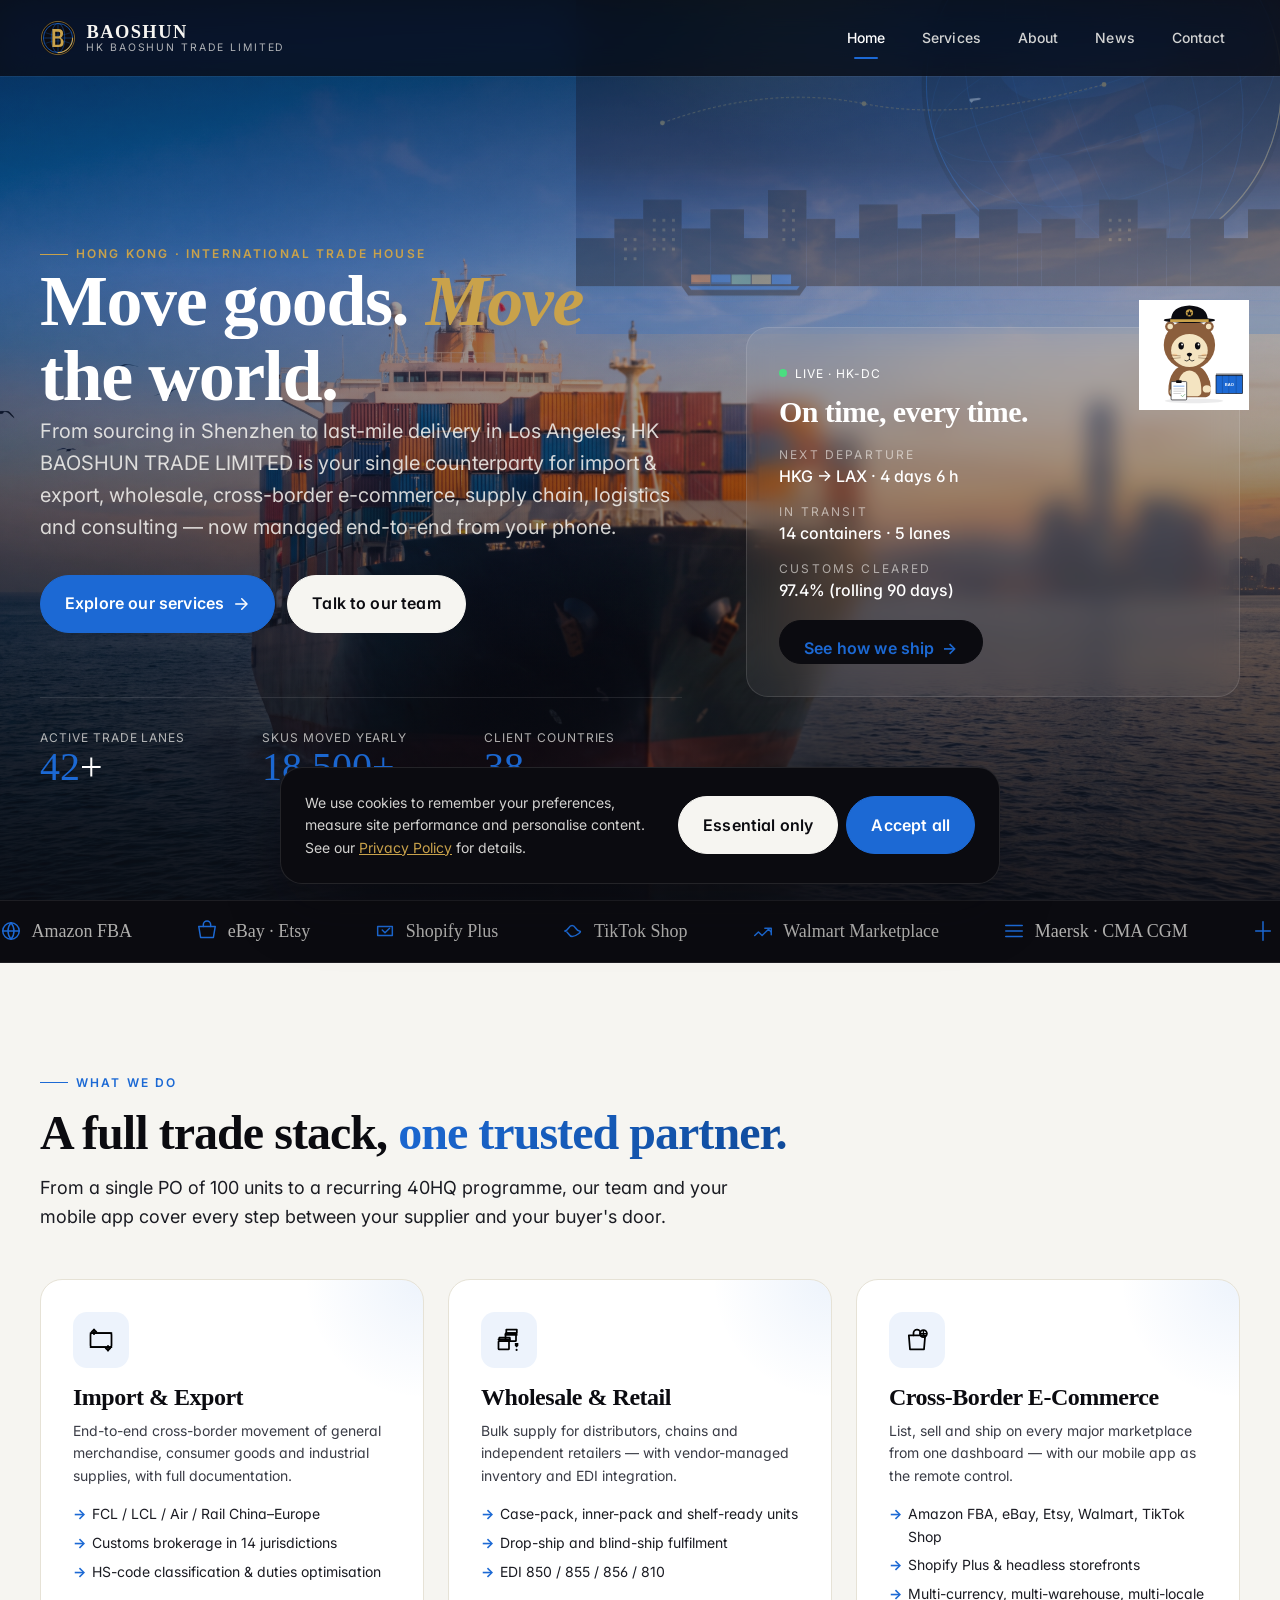
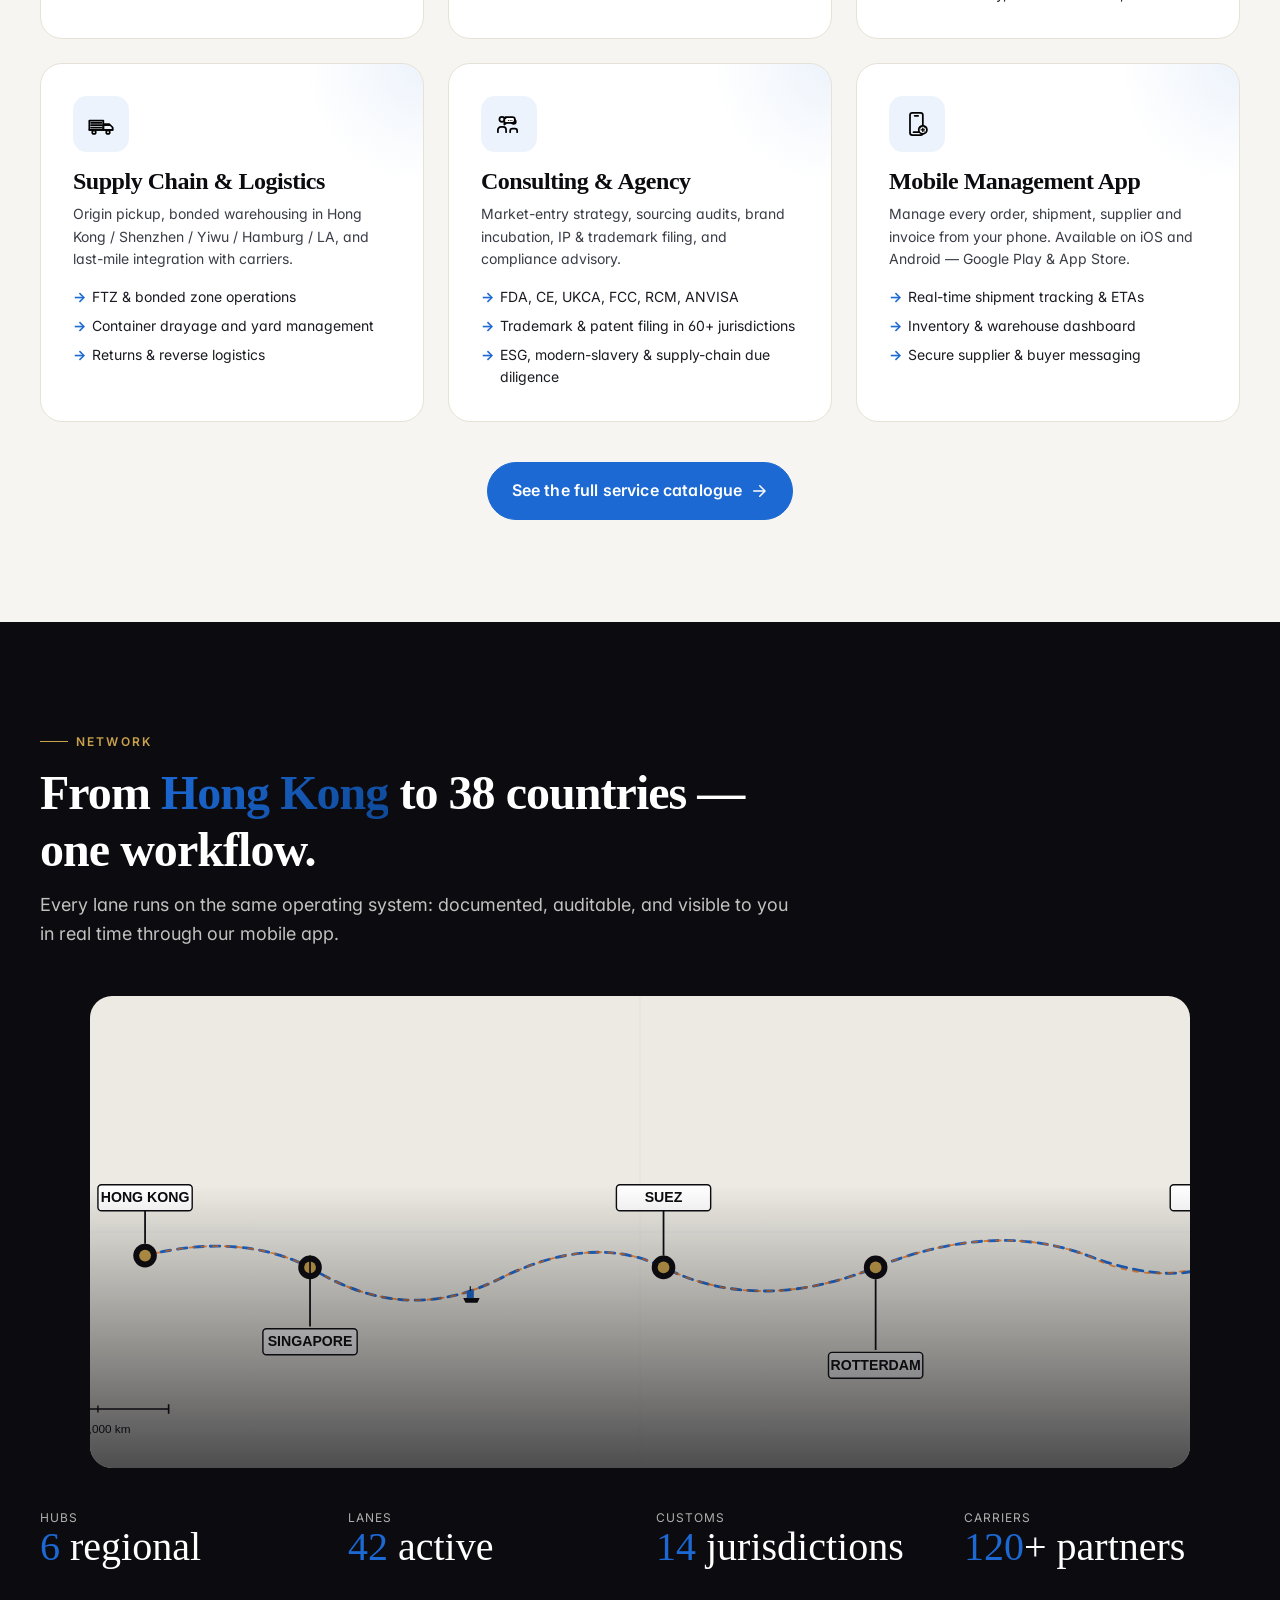
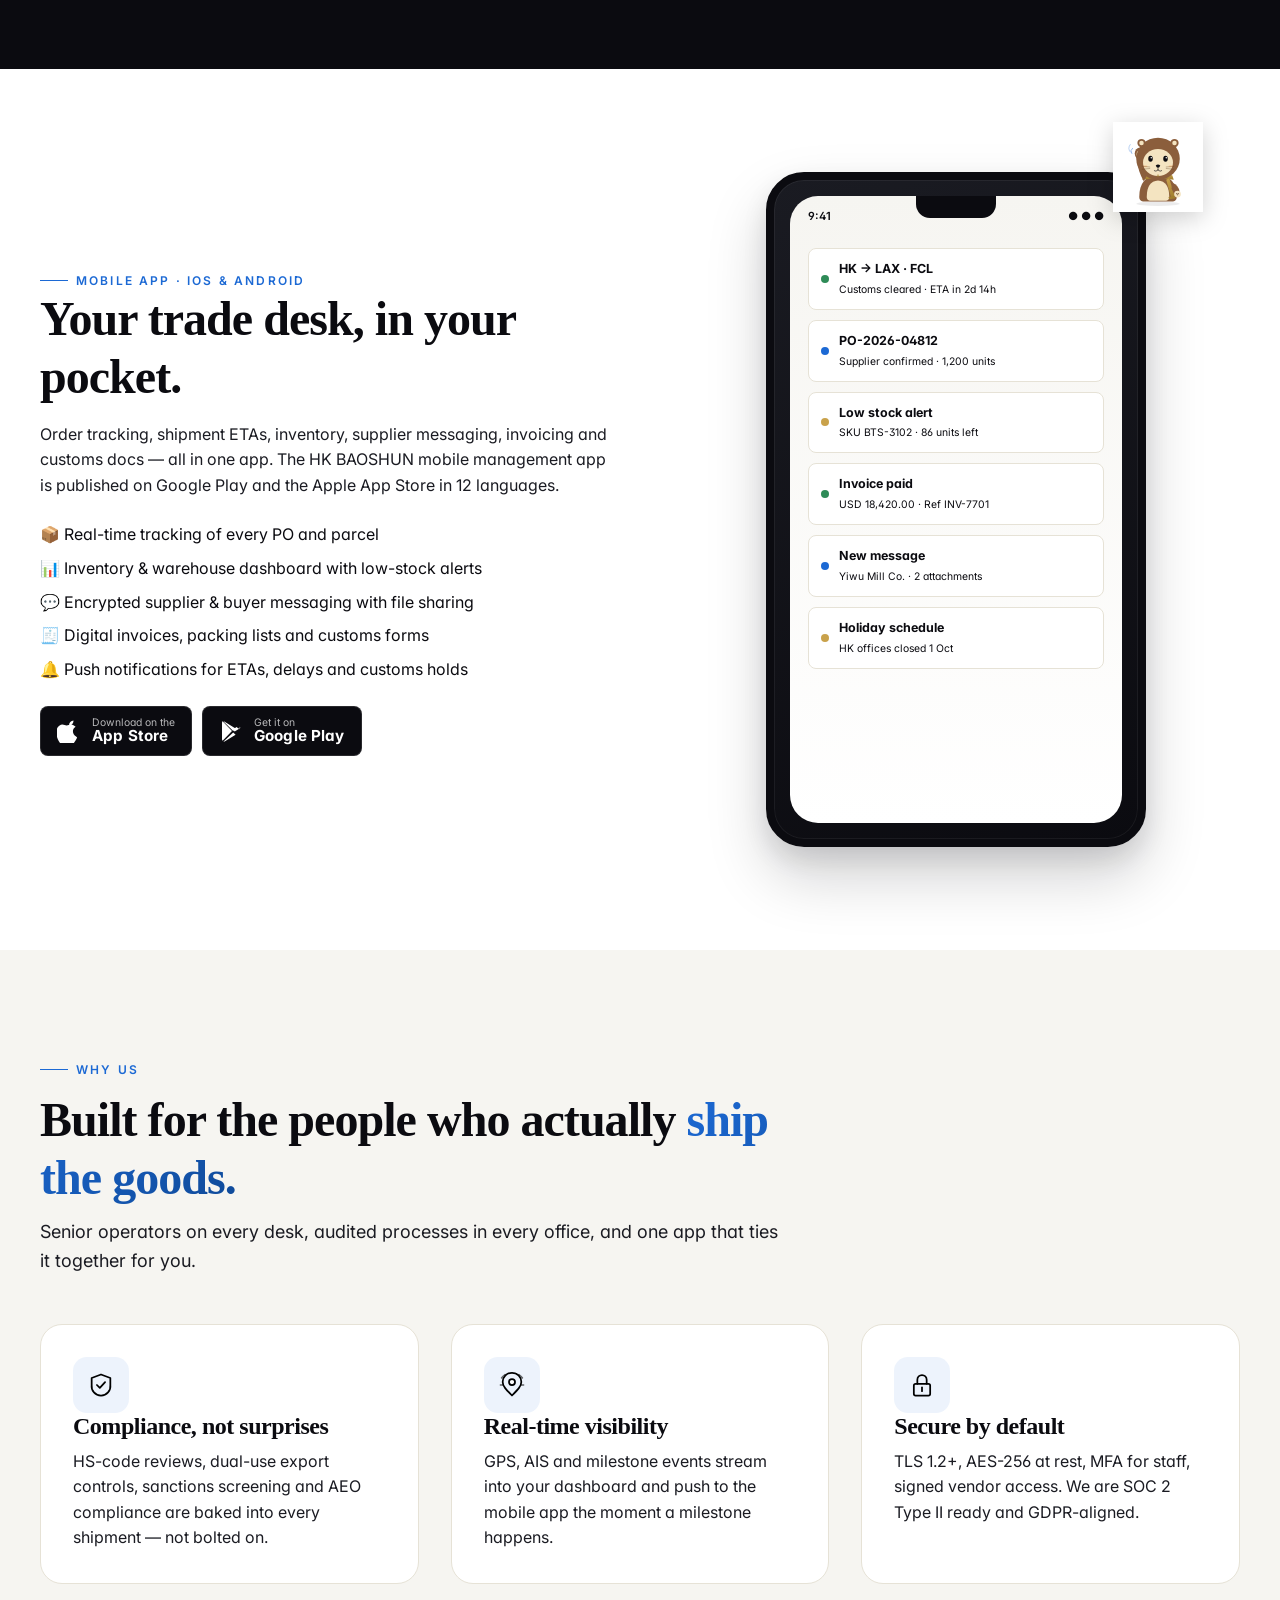
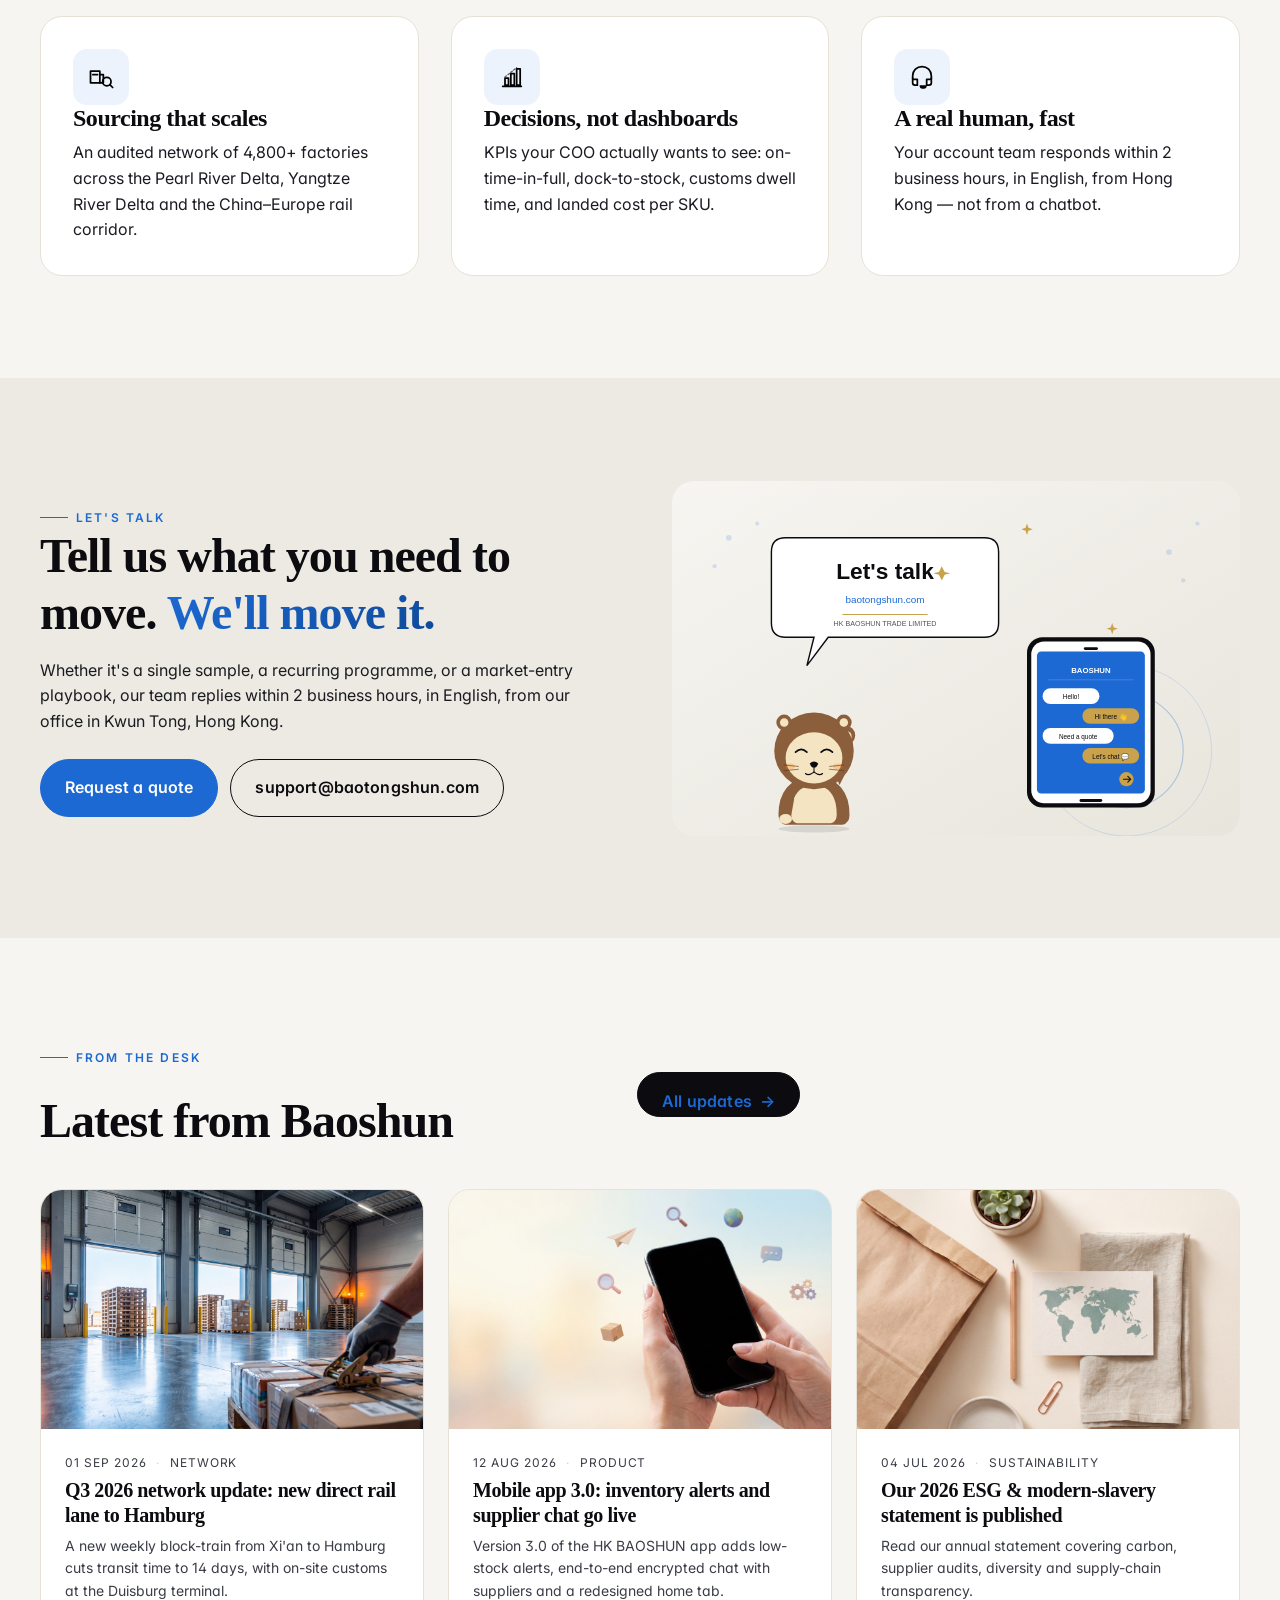
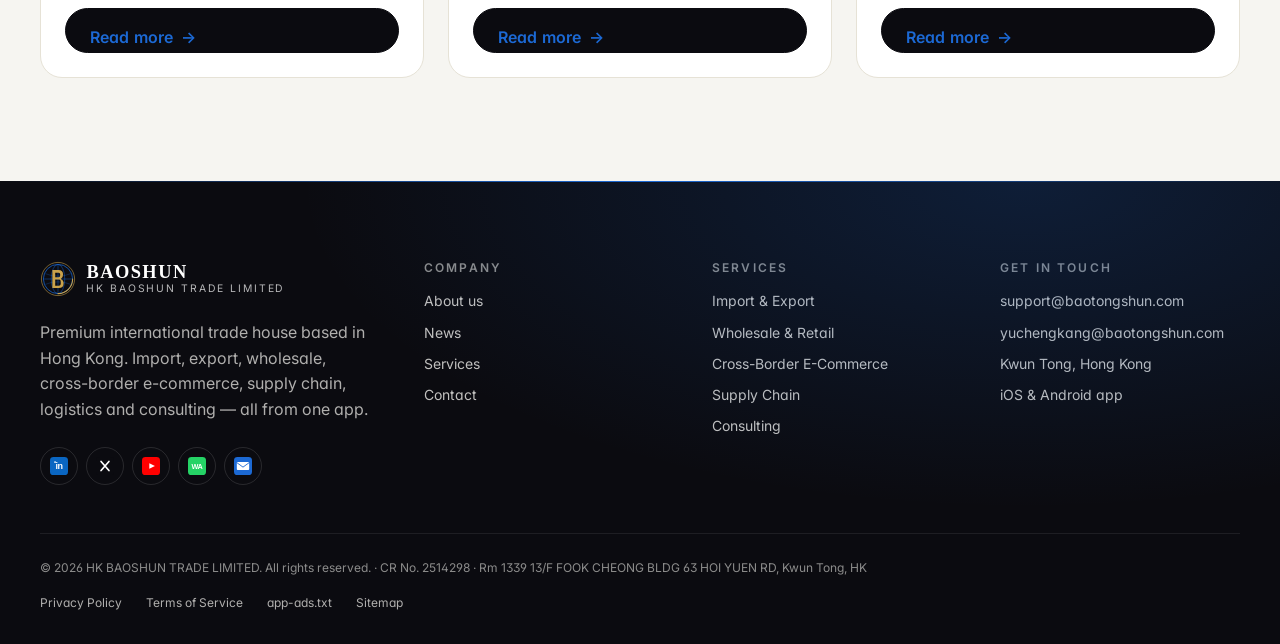
<file: index.html>
<!doctype html>
<html lang="en">
<head>
<meta charset="utf-8">
<meta name="viewport" content="width=device-width, initial-scale=1, viewport-fit=cover">
<title>HK BAOSHUN TRADE LIMITED — Global Import, Export, Cross-Border Commerce</title>
<meta name="description" content="Premier Hong Kong trade house for import, export, wholesale, cross-border e-commerce, supply chain, logistics and consulting. With an iOS and Android management app.">
<meta name="theme-color" content="#0B0B10">
<meta name="color-scheme" content="light dark">
<meta name="robots" content="index,follow,max-image-preview:large,max-snippet:-1">
<meta name="author" content="HK BAOSHUN TRADE LIMITED">
<meta name="keywords" content="import export, wholesale, cross-border e-commerce, supply chain, logistics, business consulting, Hong Kong trade, baotongshun, baoshun, mobile management app, Amazon FBA, eBay, Etsy, Shopify, TikTok Shop">
<link rel="canonical" href="https://baotongshun.com/">
<link rel="alternate" hreflang="en" href="https://baotongshun.com/">
<link rel="alternate" hreflang="x-default" href="https://baotongshun.com/">

<!-- Open Graph -->
<meta property="og:type" content="website">
<meta property="og:site_name" content="HK BAOSHUN TRADE LIMITED">
<meta property="og:title" content="HK BAOSHUN TRADE LIMITED — Global Import, Export, Cross-Border Commerce">
<meta property="og:description" content="Premium international trade house from Hong Kong: import &amp; export, wholesale, cross-border e-commerce, supply chain, logistics and consulting, with a mobile management app on iOS &amp; Android.">
<meta property="og:url" content="https://baotongshun.com/">
<meta property="og:image" content="https://baotongshun.com/images/png/og-default.png">
<meta property="og:image:width" content="1200">
<meta property="og:image:height" content="630">
<meta property="og:locale" content="en_US">

<!-- Twitter -->
<meta name="twitter:card" content="summary_large_image">
<meta name="twitter:title" content="HK BAOSHUN TRADE LIMITED — Global Trade &amp; Cross-Border Commerce">
<meta name="twitter:description" content="Import, export, wholesale, cross-border e-commerce, supply chain, logistics and consulting — powered by a mobile app on iOS &amp; Android.">
<meta name="twitter:image" content="https://baotongshun.com/images/png/og-default.png">

<!-- Icons -->
<link rel="icon" type="image/svg+xml" href="/images/svg/favicon.svg">
<link rel="apple-touch-icon" href="/images/svg/apple-touch-icon.svg">
<link rel="mask-icon" href="/images/svg/logo-mark.svg" color="#1C69D4">

<!-- Performance -->
<link rel="preconnect" href="https://fonts.googleapis.com" crossorigin>
<link rel="preconnect" href="https://fonts.gstatic.com" crossorigin>
<link rel="dns-prefetch" href="//fonts.googleapis.com">
<link rel="stylesheet" href="https://fonts.googleapis.com/css2?family=Inter:wght@400;500;600;700&display=swap" media="print" onload="this.media='all'">
<noscript><link rel="stylesheet" href="https://fonts.googleapis.com/css2?family=Inter:wght@400;500;600;700&display=swap"></noscript>

<!-- Stylesheet (load order matters) -->
<link rel="stylesheet" href="/css/reset.css">
<link rel="stylesheet" href="/css/tokens.css">
<link rel="stylesheet" href="/css/base.css">
<link rel="stylesheet" href="/css/components.css">
<link rel="stylesheet" href="/css/animations.css">
<link rel="stylesheet" href="/css/pages.css">

<!-- Structured Data -->
<script type="application/ld+json">
{
  "@context": "https://schema.org",
  "@graph": [
    {
      "@type": "Organization",
      "@id": "https://baotongshun.com/#organization",
      "name": "HK BAOSHUN TRADE LIMITED",
      "alternateName": "Baotongshun",
      "url": "https://baotongshun.com/",
      "logo": "https://baotongshun.com/images/svg/logo.svg",
      "description": "Hong Kong-based international trade house providing import & export, wholesale, cross-border e-commerce, supply chain, logistics and business consulting services, with a mobile management app on iOS and Android.",
      "foundingDate": "2017",
      "address": {
        "@type": "PostalAddress",
        "streetAddress": "Rm 1339 13/F FOOK CHEONG BLDG 63 HOI YUEN RD",
        "addressLocality": "Kwun Tong",
        "addressRegion": "Kowloon",
        "addressCountry": "HK"
      },
      "contactPoint": [
        { "@type": "ContactPoint", "contactType": "customer support", "email": "support@baotongshun.com", "availableLanguage": ["English"] },
        { "@type": "ContactPoint", "contactType": "sales", "email": "yuchengkang@baotongshun.com", "availableLanguage": ["English"] }
      ],
      "sameAs": []
    },
    {
      "@type": "WebSite",
      "@id": "https://baotongshun.com/#website",
      "url": "https://baotongshun.com/",
      "name": "HK BAOSHUN TRADE LIMITED",
      "inLanguage": "en",
      "publisher": { "@id": "https://baotongshun.com/#organization" },
      "potentialAction": {
        "@type": "SearchAction",
        "target": "https://baotongshun.com/?s={search_term_string}",
        "query-input": "required name=search_term_string"
      }
    },
    {
      "@type": "WebPage",
      "@id": "https://baotongshun.com/#webpage",
      "url": "https://baotongshun.com/",
      "name": "HK BAOSHUN TRADE LIMITED — Global Import, Export, Cross-Border Commerce",
      "isPartOf": { "@id": "https://baotongshun.com/#website" },
      "about": { "@id": "https://baotongshun.com/#organization" },
      "inLanguage": "en"
    },
    {
      "@type": "Service",
      "serviceType": "International Trade & Cross-Border Commerce",
      "provider": { "@id": "https://baotongshun.com/#organization" },
      "areaServed": ["US","CA","GB","DE","FR","NL","ES","IT","AU","NZ","SG","JP","KR","AE","BR"],
      "hasOfferCatalog": { "@id": "https://baotongshun.com/#offerCatalog" }
    },
    {
      "@type": "OfferCatalog",
      "@id": "https://baotongshun.com/#offerCatalog",
      "name": "Trade Services",
      "itemListElement": [
        { "@type": "OfferCatalog", "name": "Import & Export" },
        { "@type": "OfferCatalog", "name": "Wholesale & Retail" },
        { "@type": "OfferCatalog", "name": "Cross-Border E-Commerce" },
        { "@type": "OfferCatalog", "name": "Supply Chain & Logistics" },
        { "@type": "OfferCatalog", "name": "Business Consulting & Agency" },
        { "@type": "OfferCatalog", "name": "Mobile Management App (iOS & Android)" }
      ]
    }
  ]
}
</script>
</head>
<body>

<a class="skip-link" href="#main">Skip to main content</a>

<header class="site-header is-dark" role="banner">
  <div class="header-inner">
    <a class="brand" href="/" aria-label="HK BAOSHUN TRADE LIMITED — home">
      <img class="brand-mark" src="/images/svg/logo-mark.svg" alt="" width="36" height="36" loading="eager" decoding="async">
      <span class="brand-text">
        <span class="brand-name">BAOSHUN</span>
        <span class="brand-sub">HK BAOSHUN TRADE LIMITED</span>
      </span>
    </a>
    <nav class="site-nav" aria-label="Primary">
      <a href="/" aria-current="page">Home</a>
      <a href="/services.html">Services</a>
      <a href="/about.html">About</a>
      <a href="/news.html">News</a>
      <a href="/contact.html">Contact</a>
    </nav>
    <button class="nav-toggle" type="button" aria-label="Open navigation" aria-expanded="false">
      <svg viewBox="0 0 24 24" fill="none" stroke="currentColor" stroke-width="2" stroke-linecap="round" stroke-linejoin="round" aria-hidden="true"><line x1="4" y1="7" x2="20" y2="7"/><line x1="4" y1="12" x2="20" y2="12"/><line x1="4" y1="17" x2="20" y2="17"/></svg>
    </button>
  </div>
</header>

<main id="main">

<!-- ============================== HERO ============================== -->
<section class="hero" aria-labelledby="hero-title">
  <div class="hero-media" aria-hidden="true">
    <img src="/images/png/hero-home.png" alt="Container ship at sunset approaching Hong Kong harbour" width="2400" height="1350" loading="eager" decoding="async" fetchpriority="high">
  </div>
  <img class="hero-illust" src="/images/svg/hero-illustration.svg" alt="" aria-hidden="true" data-parallax="0.18" width="1600" height="900">
  <div class="hero-inner">
    <div>
      <span class="eyebrow hero-eyebrow fade-in">Hong Kong · International Trade House</span>
      <h1 id="hero-title" class="split-text fade-in delay-1">
        <span class="word"><span>Move</span></span>
        <span class="word"><span>goods.</span></span>
        <span class="word"><span><em>Move</em></span></span>
        <span class="word"><span>the</span></span>
        <span class="word"><span>world.</span></span>
      </h1>
      <p class="lead fade-in delay-2">From sourcing in Shenzhen to last-mile delivery in Los Angeles, HK BAOSHUN TRADE LIMITED is your single counterparty for import &amp; export, wholesale, cross-border e-commerce, supply chain, logistics and consulting — now managed end-to-end from your phone.</p>
      <div class="hero-ctas fade-in delay-3">
        <a class="btn btn-primary magnetic" href="/services.html">
          Explore our services
          <svg viewBox="0 0 24 24" fill="none" stroke="currentColor" stroke-width="2" stroke-linecap="round" stroke-linejoin="round" aria-hidden="true"><path d="M5 12h14"/><path d="m13 5 7 7-7 7"/></svg>
        </a>
        <a class="btn btn-ghost btn-light magnetic" href="/contact.html">Talk to our team</a>
      </div>
      <dl class="hero-stats fade-in delay-4">
        <div>
          <dt class="hero-stat-lbl">Active trade lanes</dt>
          <dd class="hero-stat-num"><span class="counter" data-counter="42">0</span>+</dd>
        </div>
        <div>
          <dt class="hero-stat-lbl">SKUs moved yearly</dt>
          <dd class="hero-stat-num"><span class="counter" data-counter="18500" data-suffix="+">0</span></dd>
        </div>
        <div>
          <dt class="hero-stat-lbl">Client countries</dt>
          <dd class="hero-stat-num"><span class="counter" data-counter="38">0</span></dd>
        </div>
      </dl>
    </div>

    <aside class="hero-card fade-in delay-3" aria-label="Live shipment snapshot">
      <img class="mascot bob" src="/images/svg/mascot-bao-shipping.svg" alt="Bao the otter mascot in a captain's hat" width="110" height="110" loading="lazy" decoding="async">
      <div class="flex-between">
        <span class="live-dot">Live · HK-DC</span>
        <span class="tag tag-gold">FCL</span>
      </div>
      <h3 style="margin-top:0.5rem;">On time, every time.</h3>
      <dl>
        <div><dt>Next departure</dt><dd>HKG → LAX · 4 days 6 h</dd></div>
        <div><dt>In transit</dt><dd>14 containers · 5 lanes</dd></div>
        <div><dt>Customs cleared</dt><dd>97.4% (rolling 90 days)</dd></div>
      </dl>
      <a class="btn btn-link" href="/services.html" style="margin-top:1rem;">See how we ship <span class="arrow" aria-hidden="true">→</span></a>
    </aside>
  </div>
  <div class="scroll-cue" role="button" tabindex="0" aria-label="Scroll to next section"></div>
</section>

<!-- ============================== MARQUEE ============================== -->
<section class="marquee" aria-label="Trusted by global brands" role="region">
  <div class="marquee-track" aria-hidden="true">
    <span class="marquee-item"><svg viewBox="0 0 24 24" fill="none" stroke="currentColor" stroke-width="1.6" stroke-linecap="round" stroke-linejoin="round"><circle cx="12" cy="12" r="9"/><path d="M3 12h18M12 3a14 14 0 0 1 0 18M12 3a14 14 0 0 0 0 18"/></svg>Amazon FBA</span>
    <span class="marquee-item"><svg viewBox="0 0 24 24" fill="none" stroke="currentColor" stroke-width="1.6" stroke-linecap="round" stroke-linejoin="round"><path d="M3 7h18l-2 12H5L3 7Z"/><path d="M8 7V5a4 4 0 0 1 8 0v2"/></svg>eBay · Etsy</span>
    <span class="marquee-item"><svg viewBox="0 0 24 24" fill="none" stroke="currentColor" stroke-width="1.6" stroke-linecap="round" stroke-linejoin="round"><path d="M4 7h16v10H4z"/><path d="m9 11 3 3 5-5"/></svg>Shopify Plus</span>
    <span class="marquee-item"><svg viewBox="0 0 24 24" fill="none" stroke="currentColor" stroke-width="1.6" stroke-linecap="round" stroke-linejoin="round"><path d="M3 12c4 0 4-6 8-6s4 6 8 6-4 6-8 6-4-6-8-6Z"/></svg>TikTok Shop</span>
    <span class="marquee-item"><svg viewBox="0 0 24 24" fill="none" stroke="currentColor" stroke-width="1.6" stroke-linecap="round" stroke-linejoin="round"><path d="m3 17 4-4 4 4 7-7 3 3"/><path d="M14 9h7v7"/></svg>Walmart Marketplace</span>
    <span class="marquee-item"><svg viewBox="0 0 24 24" fill="none" stroke="currentColor" stroke-width="1.6" stroke-linecap="round" stroke-linejoin="round"><path d="M3 12h18M3 6h18M3 18h18"/></svg>Maersk · CMA CGM</span>
    <span class="marquee-item"><svg viewBox="0 0 24 24" fill="none" stroke="currentColor" stroke-width="1.6" stroke-linecap="round" stroke-linejoin="round"><path d="M12 2v20M4 12h16"/></svg>HK → 38 countries</span>
    <span class="marquee-item"><svg viewBox="0 0 24 24" fill="none" stroke="currentColor" stroke-width="1.6" stroke-linecap="round" stroke-linejoin="round"><circle cx="12" cy="12" r="9"/><path d="m9 12 2 2 4-4"/></svg>ISO 9001 · AEO</span>
    <span class="marquee-item"><svg viewBox="0 0 24 24" fill="none" stroke="currentColor" stroke-width="1.6" stroke-linecap="round" stroke-linejoin="round"><path d="M6 3v18M18 3v18M3 8h18M3 16h18"/></svg>Container 20GP / 40HQ</span>
    <span class="marquee-item"><svg viewBox="0 0 24 24" fill="none" stroke="currentColor" stroke-width="1.6" stroke-linecap="round" stroke-linejoin="round"><path d="M5 8h14v8H5z"/><path d="M9 8V6h6v2"/></svg>Air Freight</span>
  </div>
</section>

<!-- ============================== SERVICES ============================== -->
<section class="section" aria-labelledby="services-title">
  <div class="container">
    <header class="section-head reveal">
      <span class="eyebrow">What we do</span>
      <h2 id="services-title">A full trade stack, <span class="text-grad">one trusted partner.</span></h2>
      <p>From a single PO of 100 units to a recurring 40HQ programme, our team and your mobile app cover every step between your supplier and your buyer's door.</p>
    </header>

    <div class="svc-grid reveal-stagger">
      <article class="svc-card">
        <span class="icon-bubble"><img src="/images/svg/icon-import-export.svg" alt="" width="28" height="28" loading="lazy" decoding="async"></span>
        <h3>Import &amp; Export</h3>
        <p>End-to-end cross-border movement of general merchandise, consumer goods and industrial supplies, with full documentation.</p>
        <ul>
          <li>FCL / LCL / Air / Rail China–Europe</li>
          <li>Customs brokerage in 14 jurisdictions</li>
          <li>HS-code classification &amp; duties optimisation</li>
        </ul>
      </article>
      <article class="svc-card">
        <span class="icon-bubble"><img src="/images/svg/icon-wholesale.svg" alt="" width="28" height="28" loading="lazy" decoding="async"></span>
        <h3>Wholesale &amp; Retail</h3>
        <p>Bulk supply for distributors, chains and independent retailers — with vendor-managed inventory and EDI integration.</p>
        <ul>
          <li>Case-pack, inner-pack and shelf-ready units</li>
          <li>Drop-ship and blind-ship fulfilment</li>
          <li>EDI 850 / 855 / 856 / 810</li>
        </ul>
      </article>
      <article class="svc-card">
        <span class="icon-bubble"><img src="/images/svg/icon-ecommerce.svg" alt="" width="28" height="28" loading="lazy" decoding="async"></span>
        <h3>Cross-Border E-Commerce</h3>
        <p>List, sell and ship on every major marketplace from one dashboard — with our mobile app as the remote control.</p>
        <ul>
          <li>Amazon FBA, eBay, Etsy, Walmart, TikTok Shop</li>
          <li>Shopify Plus &amp; headless storefronts</li>
          <li>Multi-currency, multi-warehouse, multi-locale</li>
        </ul>
      </article>
      <article class="svc-card">
        <span class="icon-bubble"><img src="/images/svg/icon-logistics.svg" alt="" width="28" height="28" loading="lazy" decoding="async"></span>
        <h3>Supply Chain &amp; Logistics</h3>
        <p>Origin pickup, bonded warehousing in Hong Kong / Shenzhen / Yiwu / Hamburg / LA, and last-mile integration with carriers.</p>
        <ul>
          <li>FTZ &amp; bonded zone operations</li>
          <li>Container drayage and yard management</li>
          <li>Returns &amp; reverse logistics</li>
        </ul>
      </article>
      <article class="svc-card">
        <span class="icon-bubble"><img src="/images/svg/icon-consulting.svg" alt="" width="28" height="28" loading="lazy" decoding="async"></span>
        <h3>Consulting &amp; Agency</h3>
        <p>Market-entry strategy, sourcing audits, brand incubation, IP &amp; trademark filing, and compliance advisory.</p>
        <ul>
          <li>FDA, CE, UKCA, FCC, RCM, ANVISA</li>
          <li>Trademark &amp; patent filing in 60+ jurisdictions</li>
          <li>ESG, modern-slavery &amp; supply-chain due diligence</li>
        </ul>
      </article>
      <article class="svc-card">
        <span class="icon-bubble"><img src="/images/svg/icon-mobile-app.svg" alt="" width="28" height="28" loading="lazy" decoding="async"></span>
        <h3>Mobile Management App</h3>
        <p>Manage every order, shipment, supplier and invoice from your phone. Available on iOS and Android — Google Play &amp; App Store.</p>
        <ul>
          <li>Real-time shipment tracking &amp; ETAs</li>
          <li>Inventory &amp; warehouse dashboard</li>
          <li>Secure supplier &amp; buyer messaging</li>
        </ul>
      </article>
    </div>

    <div class="reveal" style="text-align:center; margin-top: var(--s-7);">
      <a class="btn btn-primary magnetic" href="/services.html">
        See the full service catalogue
        <svg viewBox="0 0 24 24" fill="none" stroke="currentColor" stroke-width="2" stroke-linecap="round" stroke-linejoin="round" aria-hidden="true"><path d="M5 12h14"/><path d="m13 5 7 7-7 7"/></svg>
      </a>
    </div>
  </div>
</section>

<!-- ============================== TRADE ROUTE ============================== -->
<section class="section section-dark" aria-labelledby="route-title">
  <div class="container">
    <header class="section-head reveal" style="color:#fff;">
      <span class="eyebrow" style="color:var(--gold);">Network</span>
      <h2 id="route-title" style="color:#fff;">From <span class="text-grad">Hong Kong</span> to 38 countries — one workflow.</h2>
      <p style="color:rgba(246,245,241,0.78);">Every lane runs on the same operating system: documented, auditable, and visible to you in real time through our mobile app.</p>
    </header>
    <div class="media reveal" style="aspect-ratio: 21/9; max-width:1100px; margin: 0 auto;">
      <img src="/images/svg/trade-route.svg" alt="Stylised world map with five trade-route pins connecting Hong Kong, Singapore, Suez, Rotterdam and New York" width="1200" height="400" loading="lazy" decoding="async">
      <div class="media-overlay"></div>
    </div>
    <dl class="grid grid-4 reveal-stagger" style="margin-top: var(--s-7); color:#fff;">
      <div><dt style="color:rgba(246,245,241,0.7); font-size:var(--fs-100); letter-spacing:var(--tracking-wide); text-transform:uppercase;">Hubs</dt><dd class="hero-stat-num"><span class="counter" data-counter="6">0</span> regional</dd></div>
      <div><dt style="color:rgba(246,245,241,0.7); font-size:var(--fs-100); letter-spacing:var(--tracking-wide); text-transform:uppercase;">Lanes</dt><dd class="hero-stat-num"><span class="counter" data-counter="42">0</span> active</dd></div>
      <div><dt style="color:rgba(246,245,241,0.7); font-size:var(--fs-100); letter-spacing:var(--tracking-wide); text-transform:uppercase;">Customs</dt><dd class="hero-stat-num"><span class="counter" data-counter="14">0</span> jurisdictions</dd></div>
      <div><dt style="color:rgba(246,245,241,0.7); font-size:var(--fs-100); letter-spacing:var(--tracking-wide); text-transform:uppercase;">Carriers</dt><dd class="hero-stat-num"><span class="counter" data-counter="120">0</span>+ partners</dd></div>
    </dl>
  </div>
</section>

<!-- ============================== APP ============================== -->
<section class="section" aria-labelledby="app-title" style="background: var(--paper-2);">
  <div class="container">
    <div class="app-feature">
      <div class="reveal">
        <span class="eyebrow">Mobile App · iOS &amp; Android</span>
        <h2 id="app-title">Your trade desk, in your pocket.</h2>
        <p style="margin-block: var(--s-4) var(--s-5);">Order tracking, shipment ETAs, inventory, supplier messaging, invoicing and customs docs — all in one app. The HK BAOSHUN mobile management app is published on Google Play and the Apple App Store in 12 languages.</p>
        <ul class="flex" style="flex-direction:column; gap: 0.5rem; margin-bottom: var(--s-5);">
          <li>📦 Real-time tracking of every PO and parcel</li>
          <li>📊 Inventory &amp; warehouse dashboard with low-stock alerts</li>
          <li>💬 Encrypted supplier &amp; buyer messaging with file sharing</li>
          <li>🧾 Digital invoices, packing lists and customs forms</li>
          <li>🔔 Push notifications for ETAs, delays and customs holds</li>
        </ul>
        <div class="store-badges">
          <a class="store-badge" href="https://apps.apple.com/hk/app/id000000000" aria-label="Download on the App Store" rel="noopener noreferrer">
            <svg viewBox="0 0 24 24" fill="currentColor" aria-hidden="true"><path d="M16.5 1.5c.1 1.3-.4 2.5-1.2 3.4-.8.9-2 1.6-3.2 1.5-.1-1.2.5-2.5 1.2-3.3.8-.9 2.1-1.5 3.2-1.6Zm3.6 17c-.6 1.4-1 2-1.7 3.3-1 1.7-2.5 3.9-4.3 3.9-1.6 0-2-1-4.1-1-2.1 0-2.5 1-4.1 1C4 25.7 2.7 23.7 1.7 22c-2.7-4.7-3-10.2-1.3-13.2 1.2-2.1 3.1-3.4 4.9-3.4 1.8 0 2.9 1 4.4 1 1.4 0 2.3-1 4.4-1 1.6 0 3.3.9 4.5 2.4-4 2.2-3.3 7.9.5 9.7Z"/></svg>
            <span class="store-badge-text"><small>Download on the</small><strong>App Store</strong></span>
          </a>
          <a class="store-badge" href="https://play.google.com/store/apps/details?id=com.baotongshun.app" aria-label="Get it on Google Play" rel="noopener noreferrer">
            <svg viewBox="0 0 24 24" fill="currentColor" aria-hidden="true"><path d="M3.6 2.3C3.2 2.6 3 3.1 3 3.7v16.6c0 .6.2 1.1.6 1.4l9.4-9.7L3.6 2.3Zm10.6 9.7 2.4-2.5L5.6 2.7c-.4-.2-.8-.2-1.1-.1l9.7 9.4Zm0 1.4L4.5 22.6c.3.1.7.1 1.1-.1l11-6.8-2.4-2.3Zm6.5-3.2L17.4 8 14 10.7l1.7 1.7 4.9-2.8c.9-.5.9-1.4.1-1.9Z"/></svg>
            <span class="store-badge-text"><small>Get it on</small><strong>Google Play</strong></span>
          </a>
        </div>
      </div>
      <div class="reveal">
        <div class="device-mock">
          <div class="device-screen">
            <div class="device-notch"></div>
            <div class="device-status"><span>9:41</span><span>● ● ●</span></div>
            <div class="device-content">
              <div class="device-card"><span class="dot green"></span><div><strong>HK → LAX · FCL</strong><br><small>Customs cleared · ETA in 2d 14h</small></div></div>
              <div class="device-card"><span class="dot blue"></span><div><strong>PO-2026-04812</strong><br><small>Supplier confirmed · 1,200 units</small></div></div>
              <div class="device-card"><span class="dot gold"></span><div><strong>Low stock alert</strong><br><small>SKU BTS-3102 · 86 units left</small></div></div>
              <div class="device-card"><span class="dot green"></span><div><strong>Invoice paid</strong><br><small>USD 18,420.00 · Ref INV-7701</small></div></div>
              <div class="device-card"><span class="dot blue"></span><div><strong>New message</strong><br><small>Yiwu Mill Co. · 2 attachments</small></div></div>
              <div class="device-card"><span class="dot gold"></span><div><strong>Holiday schedule</strong><br><small>HK offices closed 1 Oct</small></div></div>
            </div>
          </div>
        </div>
        <img class="sticker" style="right: 6%; top: 6%; width: 90px;" src="/images/svg/mascot-bao-waving.svg" alt="" aria-hidden="true" width="90" height="90" loading="lazy" decoding="async">
      </div>
    </div>
  </div>
</section>

<!-- ============================== WHY US ============================== -->
<section class="section" aria-labelledby="why-title">
  <div class="container">
    <header class="section-head reveal">
      <span class="eyebrow">Why us</span>
      <h2 id="why-title">Built for the people who actually <span class="text-grad">ship the goods.</span></h2>
      <p>Senior operators on every desk, audited processes in every office, and one app that ties it together for you.</p>
    </header>
    <div class="grid grid-3 reveal-stagger">
      <article class="card hover-lift">
        <span class="icon-bubble"><img src="/images/svg/icon-compliance.svg" alt="" width="28" height="28" loading="lazy" decoding="async"></span>
        <h3 class="card-title">Compliance, not surprises</h3>
        <p>HS-code reviews, dual-use export controls, sanctions screening and AEO compliance are baked into every shipment — not bolted on.</p>
      </article>
      <article class="card hover-lift">
        <span class="icon-bubble"><img src="/images/svg/icon-tracking.svg" alt="" width="28" height="28" loading="lazy" decoding="async"></span>
        <h3 class="card-title">Real-time visibility</h3>
        <p>GPS, AIS and milestone events stream into your dashboard and push to the mobile app the moment a milestone happens.</p>
      </article>
      <article class="card hover-lift">
        <span class="icon-bubble"><img src="/images/svg/icon-security.svg" alt="" width="28" height="28" loading="lazy" decoding="async"></span>
        <h3 class="card-title">Secure by default</h3>
        <p>TLS 1.2+, AES-256 at rest, MFA for staff, signed vendor access. We are SOC 2 Type II ready and GDPR-aligned.</p>
      </article>
      <article class="card hover-lift">
        <span class="icon-bubble"><img src="/images/svg/icon-sourcing.svg" alt="" width="28" height="28" loading="lazy" decoding="async"></span>
        <h3 class="card-title">Sourcing that scales</h3>
        <p>An audited network of 4,800+ factories across the Pearl River Delta, Yangtze River Delta and the China–Europe rail corridor.</p>
      </article>
      <article class="card hover-lift">
        <span class="icon-bubble"><img src="/images/svg/icon-data.svg" alt="" width="28" height="28" loading="lazy" decoding="async"></span>
        <h3 class="card-title">Decisions, not dashboards</h3>
        <p>KPIs your COO actually wants to see: on-time-in-full, dock-to-stock, customs dwell time, and landed cost per SKU.</p>
      </article>
      <article class="card hover-lift">
        <span class="icon-bubble"><img src="/images/svg/icon-support.svg" alt="" width="28" height="28" loading="lazy" decoding="async"></span>
        <h3 class="card-title">A real human, fast</h3>
        <p>Your account team responds within 2 business hours, in English, from Hong Kong — not from a chatbot.</p>
      </article>
    </div>
  </div>
</section>

<!-- ============================== CTA ============================== -->
<section class="section" aria-labelledby="cta-title" style="background: var(--paper-3);">
  <div class="container">
    <div class="grid grid-2" style="align-items: center; gap: var(--s-9);">
      <div class="reveal">
        <span class="eyebrow">Let's talk</span>
        <h2 id="cta-title">Tell us what you need to move. <span class="text-grad">We'll move it.</span></h2>
        <p style="margin-block: var(--s-4) var(--s-5);">Whether it's a single sample, a recurring programme, or a market-entry playbook, our team replies within 2 business hours, in English, from our office in Kwun Tong, Hong Kong.</p>
        <div class="hero-ctas" style="margin-top: 0;">
          <a class="btn btn-primary magnetic" href="/contact.html">Request a quote</a>
          <a class="btn btn-ghost magnetic" href="mailto:support@baotongshun.com">support@baotongshun.com</a>
        </div>
      </div>
      <div class="reveal" style="position: relative;">
        <img src="/images/svg/cta-illustration.svg" alt="Bao the otter waving hello next to a phone showing a chat bubble" width="800" height="500" loading="lazy" decoding="async" style="width:100%; height:auto; border-radius: var(--r-4);">
      </div>
    </div>
  </div>
</section>

<!-- ============================== NEWS TEASER ============================== -->
<section class="section" aria-labelledby="news-title">
  <div class="container">
    <header class="section-head flex-between reveal" style="margin-bottom: var(--s-7);">
      <div>
        <span class="eyebrow">From the desk</span>
        <h2 id="news-title" style="margin-top: var(--s-3);">Latest from Baoshun</h2>
      </div>
      <a class="btn btn-link" href="/news.html">All updates <span class="arrow" aria-hidden="true">→</span></a>
    </header>
    <div class="news-grid reveal-stagger">
      <article class="news-card">
        <a class="media" href="/news.html#q3-2026"><img src="/images/png/hero-services.png" alt="Cross-dock warehouse with stacked export pallets" loading="lazy" decoding="async" width="1200" height="800"></a>
        <div class="body">
          <div class="meta"><time datetime="2026-09-01">01 Sep 2026</time><span class="dot">·</span><span>Network</span></div>
          <h3><a href="/news.html#q3-2026">Q3 2026 network update: new direct rail lane to Hamburg</a></h3>
          <p>A new weekly block-train from Xi'an to Hamburg cuts transit time to 14 days, with on-site customs at the Duisburg terminal.</p>
          <a class="read-more btn btn-link" href="/news.html#q3-2026">Read more <span class="arrow" aria-hidden="true">→</span></a>
        </div>
      </article>
      <article class="news-card">
        <a class="media" href="/news.html#app-3-0"><img src="/images/png/mobile-app.png" alt="Hands holding a smartphone with floating app icons" loading="lazy" decoding="async" width="1200" height="800"></a>
        <div class="body">
          <div class="meta"><time datetime="2026-08-12">12 Aug 2026</time><span class="dot">·</span><span>Product</span></div>
          <h3><a href="/news.html#app-3-0">Mobile app 3.0: inventory alerts and supplier chat go live</a></h3>
          <p>Version 3.0 of the HK BAOSHUN app adds low-stock alerts, end-to-end encrypted chat with suppliers and a redesigned home tab.</p>
          <a class="read-more btn btn-link" href="/news.html#app-3-0">Read more <span class="arrow" aria-hidden="true">→</span></a>
        </div>
      </article>
      <article class="news-card">
        <a class="media" href="/news.html#esg"><img src="/images/png/values.png" alt="Flat-lay with kraft bag, succulent and a postcard of a world map" loading="lazy" decoding="async" width="1200" height="800"></a>
        <div class="body">
          <div class="meta"><time datetime="2026-07-04">04 Jul 2026</time><span class="dot">·</span><span>Sustainability</span></div>
          <h3><a href="/news.html#esg">Our 2026 ESG &amp; modern-slavery statement is published</a></h3>
          <p>Read our annual statement covering carbon, supplier audits, diversity and supply-chain transparency.</p>
          <a class="read-more btn btn-link" href="/news.html#esg">Read more <span class="arrow" aria-hidden="true">→</span></a>
        </div>
      </article>
    </div>
  </div>
</section>

</main>

<!-- ============================== FOOTER ============================== -->
<footer class="site-footer" role="contentinfo">
  <div class="container">
    <div class="footer-grid">
      <div class="footer-brand">
        <a class="brand" href="/">
          <img class="brand-mark" src="/images/svg/logo-mark.svg" alt="" width="36" height="36" loading="lazy" decoding="async">
          <span class="brand-text">
            <span class="brand-name">BAOSHUN</span>
            <span class="brand-sub">HK BAOSHUN TRADE LIMITED</span>
          </span>
        </a>
        <p>Premium international trade house based in Hong Kong. Import, export, wholesale, cross-border e-commerce, supply chain, logistics and consulting — all from one app.</p>
        <div class="footer-social" aria-label="Social channels">
          <a href="https://www.linkedin.com/" aria-label="LinkedIn" rel="noopener noreferrer"><img src="/images/svg/social-linkedin.svg" alt="" width="18" height="18" loading="lazy"></a>
          <a href="https://x.com/" aria-label="X (Twitter)" rel="noopener noreferrer"><img src="/images/svg/social-x.svg" alt="" width="18" height="18" loading="lazy"></a>
          <a href="https://youtube.com/" aria-label="YouTube" rel="noopener noreferrer"><img src="/images/svg/social-youtube.svg" alt="" width="18" height="18" loading="lazy"></a>
          <a href="https://wa.me/85200000000" aria-label="WhatsApp" rel="noopener noreferrer"><img src="/images/svg/social-whatsapp.svg" alt="" width="18" height="18" loading="lazy"></a>
          <a href="mailto:support@baotongshun.com" aria-label="Email us"><img src="/images/svg/social-email.svg" alt="" width="18" height="18" loading="lazy"></a>
        </div>
      </div>
      <div>
        <h3 class="footer-h">Company</h3>
        <nav class="footer-nav" aria-label="Company">
          <a href="/about.html">About us</a>
          <a href="/news.html">News</a>
          <a href="/services.html">Services</a>
          <a href="/contact.html">Contact</a>
        </nav>
      </div>
      <div>
        <h3 class="footer-h">Services</h3>
        <nav class="footer-nav" aria-label="Services">
          <a href="/services.html#import-export">Import &amp; Export</a>
          <a href="/services.html#wholesale-retail">Wholesale &amp; Retail</a>
          <a href="/services.html#ecommerce">Cross-Border E-Commerce</a>
          <a href="/services.html#supply-chain">Supply Chain</a>
          <a href="/services.html#consulting">Consulting</a>
        </nav>
      </div>
      <div>
        <h3 class="footer-h">Get in touch</h3>
        <nav class="footer-nav" aria-label="Contact">
          <a href="mailto:support@baotongshun.com">support@baotongshun.com</a>
          <a href="mailto:yuchengkang@baotongshun.com">yuchengkang@baotongshun.com</a>
          <a href="/contact.html">Kwun Tong, Hong Kong</a>
          <a href="/services.html#mobile-app">iOS &amp; Android app</a>
        </nav>
      </div>
    </div>
    <div class="footer-bottom">
      <span>© <span data-year>2026</span> HK BAOSHUN TRADE LIMITED. All rights reserved. · CR No. 2514298 · Rm 1339 13/F FOOK CHEONG BLDG 63 HOI YUEN RD, Kwun Tong, HK</span>
      <nav class="footer-legal" aria-label="Legal">
        <a href="/legal/privacy-policy.html">Privacy Policy</a>
        <a href="/legal/terms-of-service.html">Terms of Service</a>
        <a href="/app-ads.txt">app-ads.txt</a>
        <a href="/sitemap.xml">Sitemap</a>
      </nav>
    </div>
  </div>
</footer>

<!-- Cookie banner -->
<aside class="cookie-banner" role="region" aria-label="Cookie notice">
  <p>We use cookies to remember your preferences, measure site performance and personalise content. See our <a href="/legal/privacy-policy.html" style="color:var(--gold); text-decoration:underline;">Privacy Policy</a> for details.</p>
  <div class="actions">
    <button class="btn btn-ghost btn-light" data-cookie="essential" type="button">Essential only</button>
    <button class="btn btn-primary" data-cookie="all" type="button">Accept all</button>
  </div>
</aside>

<script src="/js/main.js" defer></script>
</body>
</html>
</file>
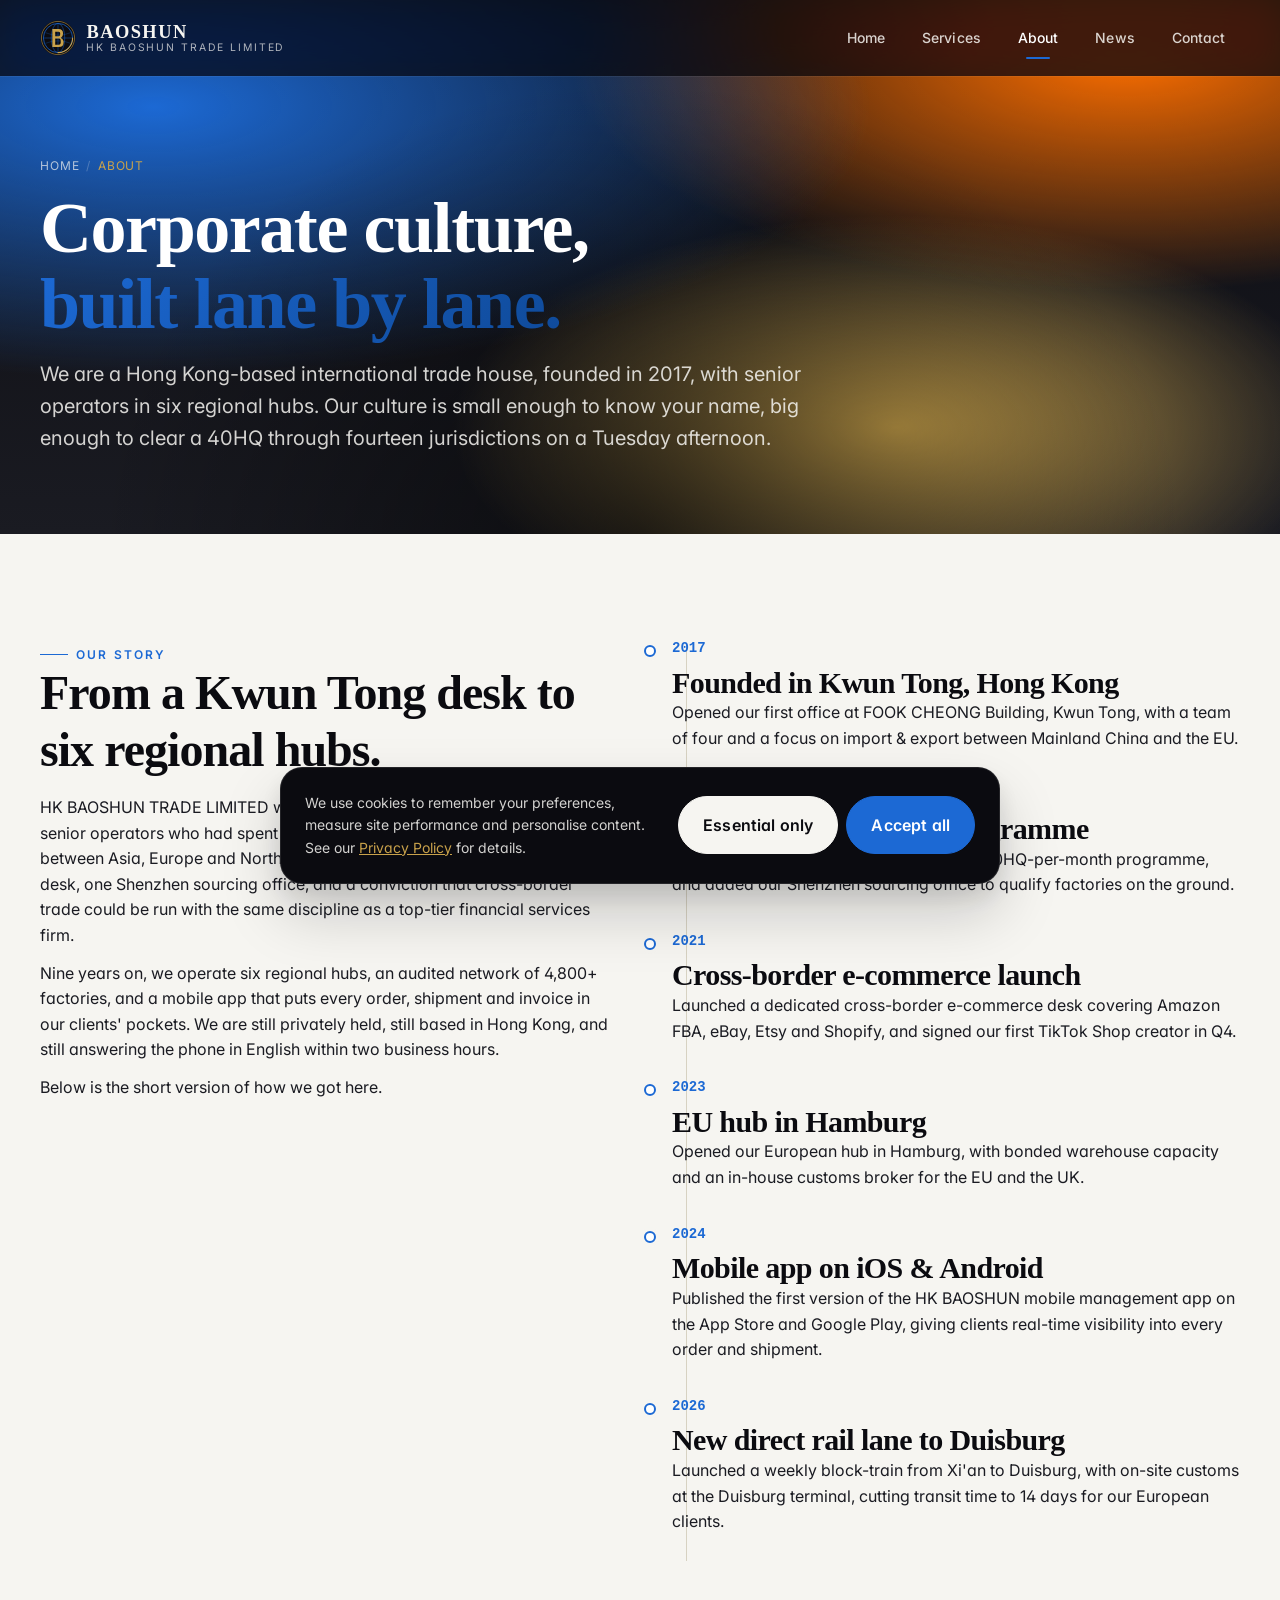
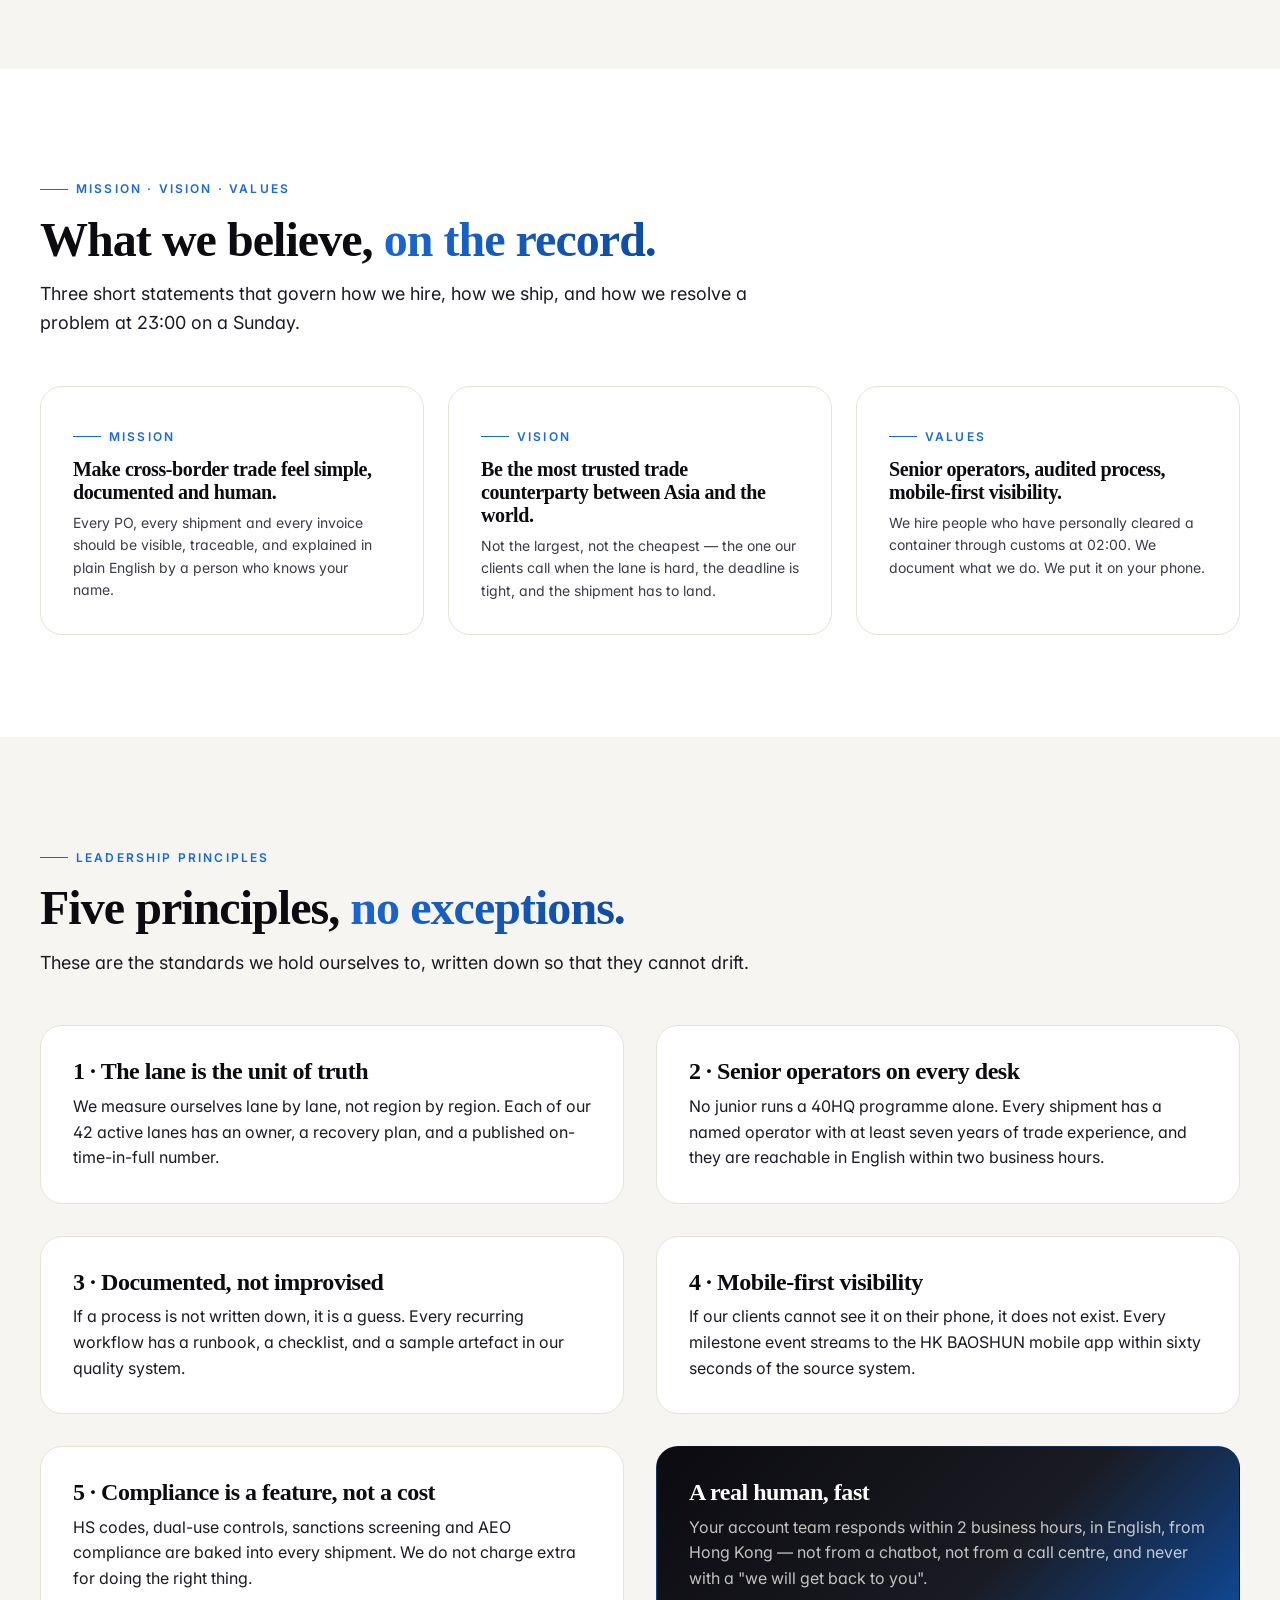
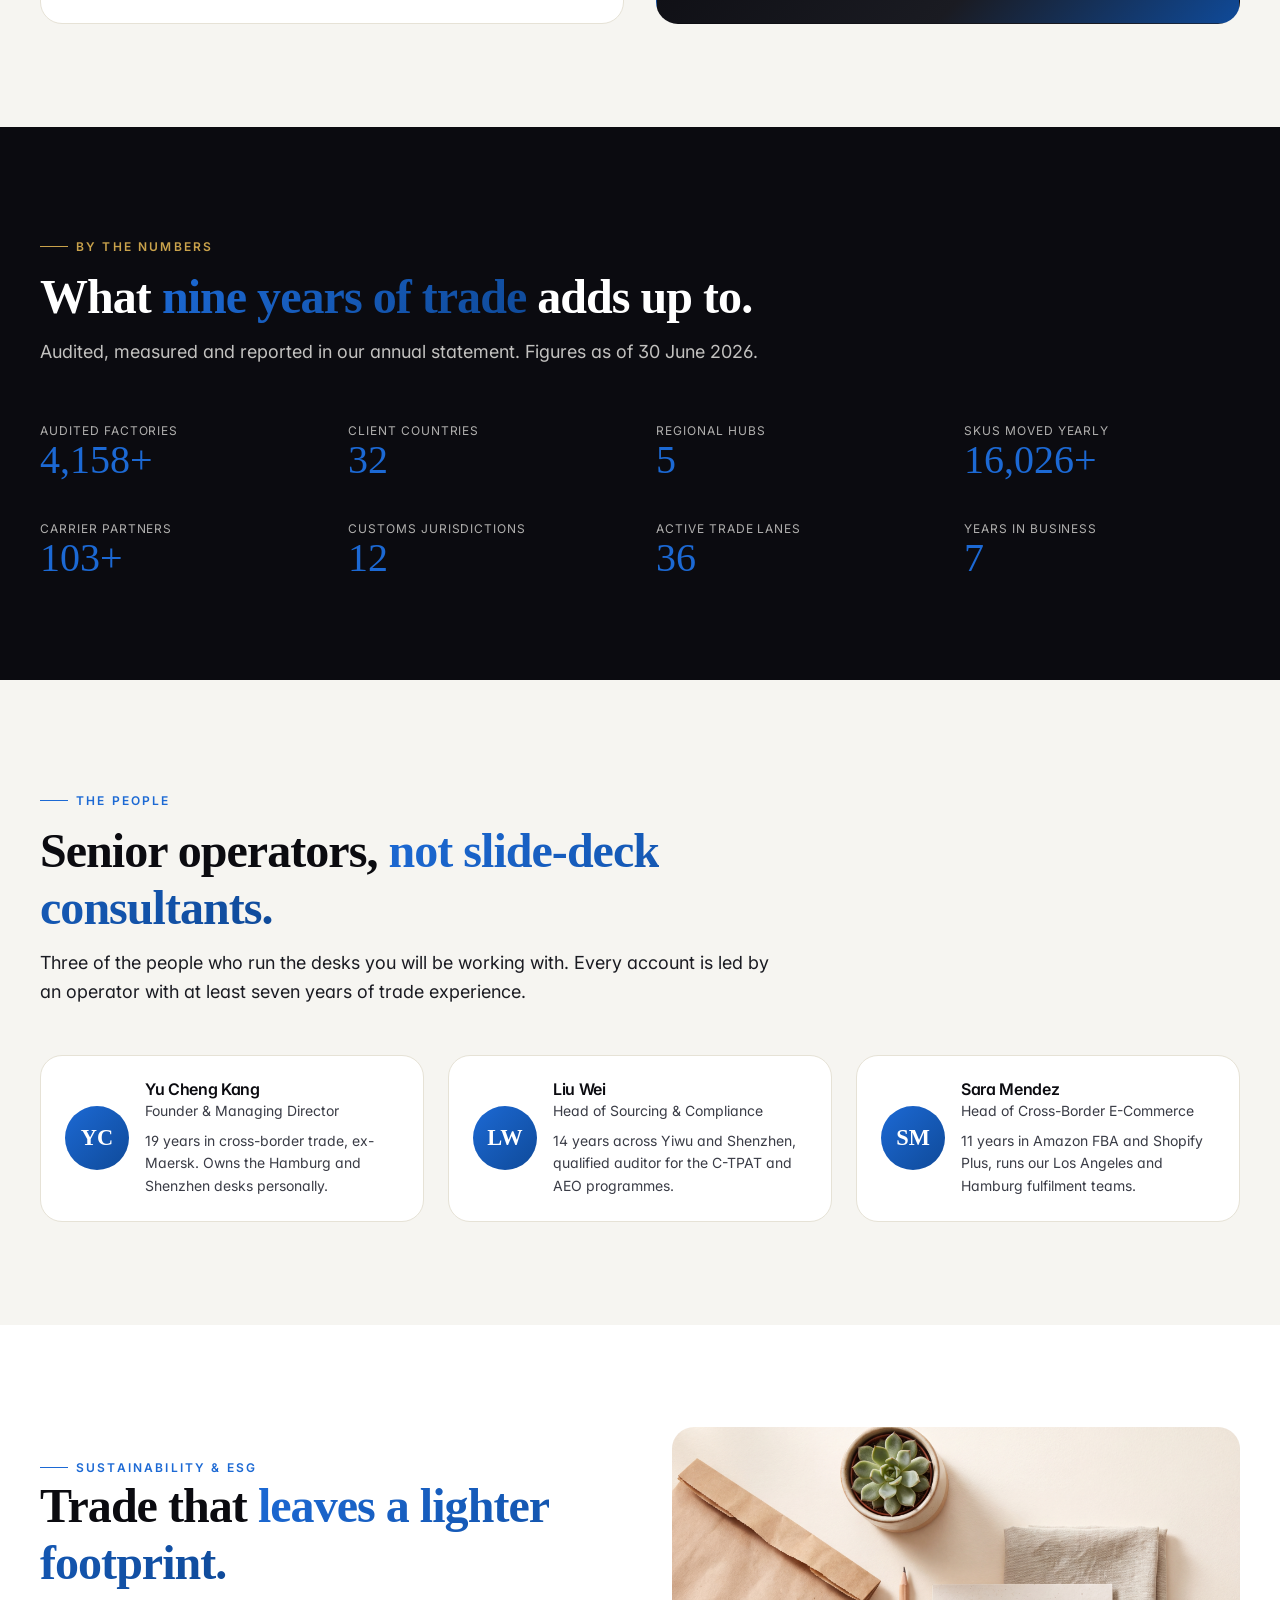
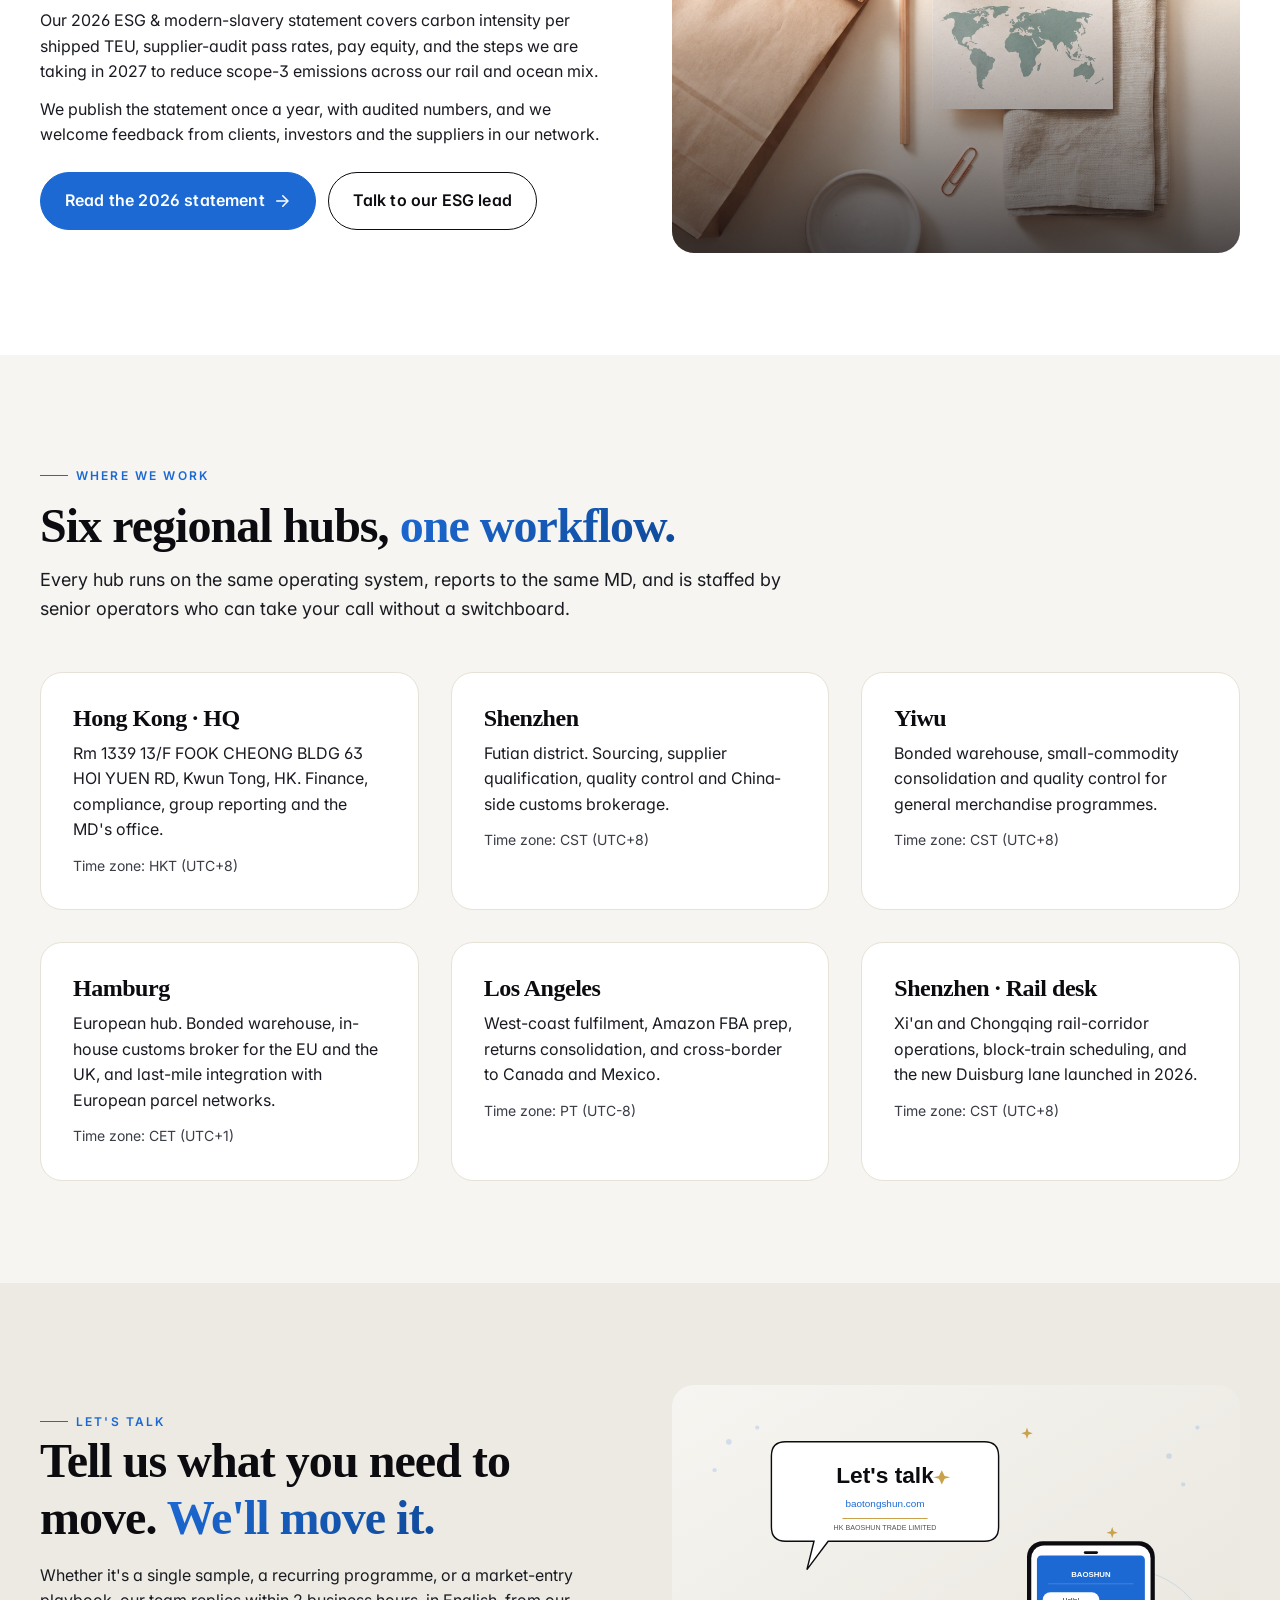
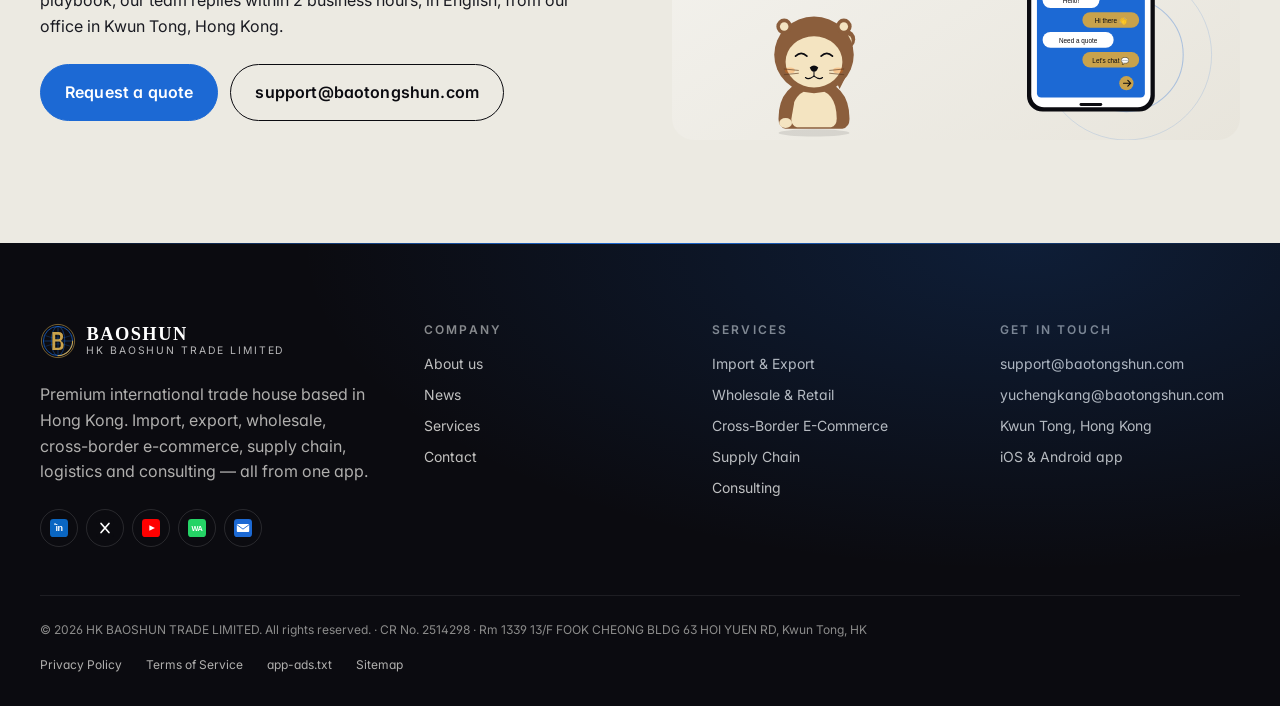
<file: about.html>
<!doctype html>
<html lang="en">
<head>
<meta charset="utf-8">
<meta name="viewport" content="width=device-width, initial-scale=1, viewport-fit=cover">
<title>About HK BAOSHUN TRADE — Corporate Culture, Story &amp; Leadership</title>
<meta name="description" content="Founded in Hong Kong in 2017. Senior-led trade house for import, export, wholesale, cross-border e-commerce, supply chain, logistics and consulting.">
<meta name="theme-color" content="#0B0B10">
<meta name="color-scheme" content="light dark">
<meta name="robots" content="index,follow,max-image-preview:large,max-snippet:-1">
<meta name="author" content="HK BAOSHUN TRADE LIMITED">
<meta name="keywords" content="HK BAOSHUN TRADE LIMITED, about us, corporate culture, Hong Kong trade, leadership principles, mission vision values, ESG, modern slavery, sustainability">
<link rel="canonical" href="https://baotongshun.com/about.html">
<link rel="alternate" hreflang="en" href="https://baotongshun.com/about.html">
<link rel="alternate" hreflang="x-default" href="https://baotongshun.com/about.html">

<!-- Open Graph -->
<meta property="og:type" content="website">
<meta property="og:site_name" content="HK BAOSHUN TRADE LIMITED">
<meta property="og:title" content="About HK BAOSHUN TRADE LIMITED — Corporate Culture, Story &amp; Leadership">
<meta property="og:description" content="Founded in Hong Kong in 2017. Six regional hubs. 4,800+ audited factories. One mission: make cross-border trade feel simple, documented and human.">
<meta property="og:url" content="https://baotongshun.com/about.html">
<meta property="og:image" content="https://baotongshun.com/images/png/og-default.png">
<meta property="og:image:width" content="1200">
<meta property="og:image:height" content="630">
<meta property="og:locale" content="en_US">

<!-- Twitter -->
<meta name="twitter:card" content="summary_large_image">
<meta name="twitter:title" content="About HK BAOSHUN TRADE LIMITED — Corporate Culture &amp; Story">
<meta name="twitter:description" content="Senior-led international trade house, founded in Hong Kong in 2017. Mission, leadership principles, sustainability, and the people behind the lanes.">
<meta name="twitter:image" content="https://baotongshun.com/images/png/og-default.png">

<!-- Icons -->
<link rel="icon" type="image/svg+xml" href="/images/svg/favicon.svg">
<link rel="apple-touch-icon" href="/images/svg/apple-touch-icon.svg">
<link rel="mask-icon" href="/images/svg/logo-mark.svg" color="#1C69D4">

<!-- Performance -->
<link rel="preconnect" href="https://fonts.googleapis.com" crossorigin>
<link rel="preconnect" href="https://fonts.gstatic.com" crossorigin>
<link rel="dns-prefetch" href="//fonts.googleapis.com">
<link rel="stylesheet" href="https://fonts.googleapis.com/css2?family=Inter:wght@400;500;600;700&display=swap" media="print" onload="this.media='all'">
<noscript><link rel="stylesheet" href="https://fonts.googleapis.com/css2?family=Inter:wght@400;500;600;700&display=swap"></noscript>

<!-- Stylesheet (load order matters) -->
<link rel="stylesheet" href="/css/reset.css">
<link rel="stylesheet" href="/css/tokens.css">
<link rel="stylesheet" href="/css/base.css">
<link rel="stylesheet" href="/css/components.css">
<link rel="stylesheet" href="/css/animations.css">
<link rel="stylesheet" href="/css/pages.css">

<!-- Structured Data -->
<script type="application/ld+json">
{
  "@context": "https://schema.org",
  "@graph": [
    {
      "@type": "WebPage",
      "@id": "https://baotongshun.com/about.html#webpage",
      "url": "https://baotongshun.com/about.html",
      "name": "About HK BAOSHUN TRADE LIMITED",
      "isPartOf": { "@id": "https://baotongshun.com/#website" },
      "about": { "@id": "https://baotongshun.com/#organization" },
      "inLanguage": "en"
    },
    {
      "@type": "BreadcrumbList",
      "itemListElement": [
        { "@type": "ListItem", "position": 1, "name": "Home", "item": "https://baotongshun.com/" },
        { "@type": "ListItem", "position": 2, "name": "About", "item": "https://baotongshun.com/about.html" }
      ]
    },
    {
      "@type": "AboutPage",
      "url": "https://baotongshun.com/about.html",
      "name": "About HK BAOSHUN TRADE LIMITED",
      "primaryImageOfPage": { "@type": "ImageObject", "url": "https://baotongshun.com/images/png/hero-about.png" },
      "isPartOf": { "@id": "https://baotongshun.com/#website" },
      "about": { "@id": "https://baotongshun.com/#organization" },
      "inLanguage": "en"
    }
  ]
}
</script>
</head>
<body>

<a class="skip-link" href="#main">Skip to main content</a>

<header class="site-header is-dark" role="banner">
  <div class="header-inner">
    <a class="brand" href="/" aria-label="HK BAOSHUN TRADE LIMITED — home">
      <img class="brand-mark" src="/images/svg/logo-mark.svg" alt="" width="36" height="36" loading="eager" decoding="async">
      <span class="brand-text">
        <span class="brand-name">BAOSHUN</span>
        <span class="brand-sub">HK BAOSHUN TRADE LIMITED</span>
      </span>
    </a>
    <nav class="site-nav" aria-label="Primary">
      <a href="/">Home</a>
      <a href="/services.html">Services</a>
      <a href="/about.html" aria-current="page">About</a>
      <a href="/news.html">News</a>
      <a href="/contact.html">Contact</a>
    </nav>
    <button class="nav-toggle" type="button" aria-label="Open navigation" aria-expanded="false">
      <svg viewBox="0 0 24 24" fill="none" stroke="currentColor" stroke-width="2" stroke-linecap="round" stroke-linejoin="round" aria-hidden="true"><line x1="4" y1="7" x2="20" y2="7"/><line x1="4" y1="12" x2="20" y2="12"/><line x1="4" y1="17" x2="20" y2="17"/></svg>
    </button>
  </div>
</header>

<main id="main">

<!-- ============================== PAGE HERO ============================== -->
<section class="page-hero" aria-labelledby="page-title">
  <div class="container">
    <nav class="breadcrumb" aria-label="Breadcrumb">
      <a href="/">Home</a>
      <span class="sep" aria-hidden="true">/</span>
      <span aria-current="page">About</span>
    </nav>
    <h1 id="page-title" style="max-width: 18ch; margin-top: var(--s-4);">Corporate culture, <span class="text-grad">built lane by lane.</span></h1>
    <p class="lead" style="max-width: 60ch; margin-top: var(--s-4);">We are a Hong Kong-based international trade house, founded in 2017, with senior operators in six regional hubs. Our culture is small enough to know your name, big enough to clear a 40HQ through fourteen jurisdictions on a Tuesday afternoon.</p>
  </div>
</section>

<!-- ============================== OUR STORY / TIMELINE ============================== -->
<section class="section" aria-labelledby="story-title">
  <div class="container">
    <div class="grid grid-2" style="align-items: start; gap: var(--s-9);">
      <div class="reveal">
        <span class="eyebrow">Our story</span>
        <h2 id="story-title">From a Kwun Tong desk to six regional hubs.</h2>
        <p style="margin-top: var(--s-4);">HK BAOSHUN TRADE LIMITED was founded in 2017 by a small team of senior operators who had spent two decades moving consumer goods between Asia, Europe and North America. We started with one Hong Kong desk, one Shenzhen sourcing office, and a conviction that cross-border trade could be run with the same discipline as a top-tier financial services firm.</p>
        <p style="margin-top: var(--s-3);">Nine years on, we operate six regional hubs, an audited network of 4,800+ factories, and a mobile app that puts every order, shipment and invoice in our clients' pockets. We are still privately held, still based in Hong Kong, and still answering the phone in English within two business hours.</p>
        <p style="margin-top: var(--s-3);">Below is the short version of how we got here.</p>
      </div>
      <ol class="timeline reveal" style="list-style: none; padding: 0;">
        <li class="timeline-item">
          <div class="timeline-year">2017</div>
          <h3 style="margin-top: 0.4rem;">Founded in Kwun Tong, Hong Kong</h3>
          <p>Opened our first office at FOOK CHEONG Building, Kwun Tong, with a team of four and a focus on import &amp; export between Mainland China and the EU.</p>
        </li>
        <li class="timeline-item">
          <div class="timeline-year">2019</div>
          <h3 style="margin-top: 0.4rem;">First recurring 40HQ programme</h3>
          <p>Onboarded our first long-term client on a 40HQ-per-month programme, and added our Shenzhen sourcing office to qualify factories on the ground.</p>
        </li>
        <li class="timeline-item">
          <div class="timeline-year">2021</div>
          <h3 style="margin-top: 0.4rem;">Cross-border e-commerce launch</h3>
          <p>Launched a dedicated cross-border e-commerce desk covering Amazon FBA, eBay, Etsy and Shopify, and signed our first TikTok Shop creator in Q4.</p>
        </li>
        <li class="timeline-item">
          <div class="timeline-year">2023</div>
          <h3 style="margin-top: 0.4rem;">EU hub in Hamburg</h3>
          <p>Opened our European hub in Hamburg, with bonded warehouse capacity and an in-house customs broker for the EU and the UK.</p>
        </li>
        <li class="timeline-item">
          <div class="timeline-year">2024</div>
          <h3 style="margin-top: 0.4rem;">Mobile app on iOS &amp; Android</h3>
          <p>Published the first version of the HK BAOSHUN mobile management app on the App Store and Google Play, giving clients real-time visibility into every order and shipment.</p>
        </li>
        <li class="timeline-item">
          <div class="timeline-year">2026</div>
          <h3 style="margin-top: 0.4rem;">New direct rail lane to Duisburg</h3>
          <p>Launched a weekly block-train from Xi'an to Duisburg, with on-site customs at the Duisburg terminal, cutting transit time to 14 days for our European clients.</p>
        </li>
      </ol>
    </div>
  </div>
</section>

<!-- ============================== MISSION, VISION, VALUES ============================== -->
<section class="section" aria-labelledby="values-title" style="background: var(--paper-2);">
  <div class="container">
    <header class="section-head reveal">
      <span class="eyebrow">Mission · Vision · Values</span>
      <h2 id="values-title">What we believe, <span class="text-grad">on the record.</span></h2>
      <p>Three short statements that govern how we hire, how we ship, and how we resolve a problem at 23:00 on a Sunday.</p>
    </header>
    <div class="value-grid reveal-stagger">
      <article class="value-card">
        <span class="eyebrow">Mission</span>
        <h3>Make cross-border trade feel simple, documented and human.</h3>
        <p>Every PO, every shipment and every invoice should be visible, traceable, and explained in plain English by a person who knows your name.</p>
      </article>
      <article class="value-card">
        <span class="eyebrow">Vision</span>
        <h3>Be the most trusted trade counterparty between Asia and the world.</h3>
        <p>Not the largest, not the cheapest — the one our clients call when the lane is hard, the deadline is tight, and the shipment has to land.</p>
      </article>
      <article class="value-card">
        <span class="eyebrow">Values</span>
        <h3>Senior operators, audited process, mobile-first visibility.</h3>
        <p>We hire people who have personally cleared a container through customs at 02:00. We document what we do. We put it on your phone.</p>
      </article>
    </div>
  </div>
</section>

<!-- ============================== LEADERSHIP PRINCIPLES ============================== -->
<section class="section" aria-labelledby="principles-title">
  <div class="container">
    <header class="section-head reveal">
      <span class="eyebrow">Leadership principles</span>
      <h2 id="principles-title">Five principles, <span class="text-grad">no exceptions.</span></h2>
      <p>These are the standards we hold ourselves to, written down so that they cannot drift.</p>
    </header>
    <div class="grid grid-2 reveal-stagger">
      <article class="card hover-lift">
        <h3 class="card-title">1 · The lane is the unit of truth</h3>
        <p>We measure ourselves lane by lane, not region by region. Each of our 42 active lanes has an owner, a recovery plan, and a published on-time-in-full number.</p>
      </article>
      <article class="card hover-lift">
        <h3 class="card-title">2 · Senior operators on every desk</h3>
        <p>No junior runs a 40HQ programme alone. Every shipment has a named operator with at least seven years of trade experience, and they are reachable in English within two business hours.</p>
      </article>
      <article class="card hover-lift">
        <h3 class="card-title">3 · Documented, not improvised</h3>
        <p>If a process is not written down, it is a guess. Every recurring workflow has a runbook, a checklist, and a sample artefact in our quality system.</p>
      </article>
      <article class="card hover-lift">
        <h3 class="card-title">4 · Mobile-first visibility</h3>
        <p>If our clients cannot see it on their phone, it does not exist. Every milestone event streams to the HK BAOSHUN mobile app within sixty seconds of the source system.</p>
      </article>
      <article class="card hover-lift">
        <h3 class="card-title">5 · Compliance is a feature, not a cost</h3>
        <p>HS codes, dual-use controls, sanctions screening and AEO compliance are baked into every shipment. We do not charge extra for doing the right thing.</p>
      </article>
      <article class="card hover-lift" style="background: var(--grad-1); color: var(--paper); border-color: transparent;">
        <h3 class="card-title" style="color:#fff;">A real human, fast</h3>
        <p style="color: rgba(246,245,241,0.78);">Your account team responds within 2 business hours, in English, from Hong Kong — not from a chatbot, not from a call centre, and never with a "we will get back to you".</p>
      </article>
    </div>
  </div>
</section>

<!-- ============================== BY THE NUMBERS ============================== -->
<section class="section section-dark" aria-labelledby="stats-title">
  <div class="container">
    <header class="section-head reveal" style="color:#fff;">
      <span class="eyebrow" style="color: var(--gold);">By the numbers</span>
      <h2 id="stats-title" style="color:#fff;">What <span class="text-grad">nine years of trade</span> adds up to.</h2>
      <p style="color: rgba(246,245,241,0.78);">Audited, measured and reported in our annual statement. Figures as of 30 June 2026.</p>
    </header>
    <dl class="grid grid-4 reveal-stagger" style="color:#fff;">
      <div>
        <dt class="hero-stat-lbl">Audited factories</dt>
        <dd class="hero-stat-num"><span class="counter" data-counter="4800" data-suffix="+">0</span></dd>
      </div>
      <div>
        <dt class="hero-stat-lbl">Client countries</dt>
        <dd class="hero-stat-num"><span class="counter" data-counter="38">0</span></dd>
      </div>
      <div>
        <dt class="hero-stat-lbl">Regional hubs</dt>
        <dd class="hero-stat-num"><span class="counter" data-counter="6">0</span></dd>
      </div>
      <div>
        <dt class="hero-stat-lbl">SKUs moved yearly</dt>
        <dd class="hero-stat-num"><span class="counter" data-counter="18500" data-suffix="+">0</span></dd>
      </div>
      <div>
        <dt class="hero-stat-lbl">Carrier partners</dt>
        <dd class="hero-stat-num"><span class="counter" data-counter="120" data-suffix="+">0</span></dd>
      </div>
      <div>
        <dt class="hero-stat-lbl">Customs jurisdictions</dt>
        <dd class="hero-stat-num"><span class="counter" data-counter="14">0</span></dd>
      </div>
      <div>
        <dt class="hero-stat-lbl">Active trade lanes</dt>
        <dd class="hero-stat-num"><span class="counter" data-counter="42">0</span></dd>
      </div>
      <div>
        <dt class="hero-stat-lbl">Years in business</dt>
        <dd class="hero-stat-num"><span class="counter" data-counter="9">0</span></dd>
      </div>
    </dl>
  </div>
</section>

<!-- ============================== TEAM STRIP ============================== -->
<section class="section" aria-labelledby="team-title">
  <div class="container">
    <header class="section-head reveal">
      <span class="eyebrow">The people</span>
      <h2 id="team-title">Senior operators, <span class="text-grad">not slide-deck consultants.</span></h2>
      <p>Three of the people who run the desks you will be working with. Every account is led by an operator with at least seven years of trade experience.</p>
    </header>
    <div class="team-strip reveal-stagger">
      <article class="team-card">
        <div class="avatar" aria-hidden="true">YC</div>
        <div>
          <h4>Yu Cheng Kang</h4>
          <span>Founder &amp; Managing Director</span>
          <p style="margin-top: 0.4rem; font-size: var(--fs-200); color: var(--ink-3);">19 years in cross-border trade, ex-Maersk. Owns the Hamburg and Shenzhen desks personally.</p>
        </div>
      </article>
      <article class="team-card">
        <div class="avatar" aria-hidden="true">LW</div>
        <div>
          <h4>Liu Wei</h4>
          <span>Head of Sourcing &amp; Compliance</span>
          <p style="margin-top: 0.4rem; font-size: var(--fs-200); color: var(--ink-3);">14 years across Yiwu and Shenzhen, qualified auditor for the C-TPAT and AEO programmes.</p>
        </div>
      </article>
      <article class="team-card">
        <div class="avatar" aria-hidden="true">SM</div>
        <div>
          <h4>Sara Mendez</h4>
          <span>Head of Cross-Border E-Commerce</span>
          <p style="margin-top: 0.4rem; font-size: var(--fs-200); color: var(--ink-3);">11 years in Amazon FBA and Shopify Plus, runs our Los Angeles and Hamburg fulfilment teams.</p>
        </div>
      </article>
    </div>
  </div>
</section>

<!-- ============================== ESG ============================== -->
<section class="section" aria-labelledby="esg-title" style="background: var(--paper-2);">
  <div class="container">
    <div class="grid grid-2" style="align-items: center; gap: var(--s-9);">
      <div class="reveal">
        <span class="eyebrow">Sustainability &amp; ESG</span>
        <h2 id="esg-title">Trade that <span class="text-grad">leaves a lighter footprint.</span></h2>
        <p style="margin-top: var(--s-4);">Our 2026 ESG &amp; modern-slavery statement covers carbon intensity per shipped TEU, supplier-audit pass rates, pay equity, and the steps we are taking in 2027 to reduce scope-3 emissions across our rail and ocean mix.</p>
        <p style="margin-top: var(--s-3);">We publish the statement once a year, with audited numbers, and we welcome feedback from clients, investors and the suppliers in our network.</p>
        <div class="hero-ctas" style="margin-top: var(--s-5);">
          <a class="btn btn-primary magnetic" href="/news.html#esg">Read the 2026 statement
            <svg viewBox="0 0 24 24" fill="none" stroke="currentColor" stroke-width="2" stroke-linecap="round" stroke-linejoin="round" aria-hidden="true"><path d="M5 12h14"/><path d="m13 5 7 7-7 7"/></svg>
          </a>
          <a class="btn btn-ghost magnetic" href="/contact.html">Talk to our ESG lead</a>
        </div>
      </div>
      <div class="reveal">
        <div class="media" style="aspect-ratio: 4/3;">
          <img src="/images/png/values.png" alt="Flat-lay with kraft bag, succulent and a postcard of a world map" width="1200" height="900" loading="lazy" decoding="async">
          <div class="media-overlay"></div>
        </div>
      </div>
    </div>
  </div>
</section>

<!-- ============================== WHERE WE WORK ============================== -->
<section class="section" aria-labelledby="locations-title">
  <div class="container">
    <header class="section-head reveal">
      <span class="eyebrow">Where we work</span>
      <h2 id="locations-title">Six regional hubs, <span class="text-grad">one workflow.</span></h2>
      <p>Every hub runs on the same operating system, reports to the same MD, and is staffed by senior operators who can take your call without a switchboard.</p>
    </header>
    <div class="grid grid-3 reveal-stagger">
      <article class="card hover-lift">
        <h3 class="card-title">Hong Kong · HQ</h3>
        <p>Rm 1339 13/F FOOK CHEONG BLDG 63 HOI YUEN RD, Kwun Tong, HK. Finance, compliance, group reporting and the MD's office.</p>
        <p style="color: var(--ink-3); font-size: var(--fs-200); margin-top: var(--s-3);">Time zone: HKT (UTC+8)</p>
      </article>
      <article class="card hover-lift">
        <h3 class="card-title">Shenzhen</h3>
        <p>Futian district. Sourcing, supplier qualification, quality control and China-side customs brokerage.</p>
        <p style="color: var(--ink-3); font-size: var(--fs-200); margin-top: var(--s-3);">Time zone: CST (UTC+8)</p>
      </article>
      <article class="card hover-lift">
        <h3 class="card-title">Yiwu</h3>
        <p>Bonded warehouse, small-commodity consolidation and quality control for general merchandise programmes.</p>
        <p style="color: var(--ink-3); font-size: var(--fs-200); margin-top: var(--s-3);">Time zone: CST (UTC+8)</p>
      </article>
      <article class="card hover-lift">
        <h3 class="card-title">Hamburg</h3>
        <p>European hub. Bonded warehouse, in-house customs broker for the EU and the UK, and last-mile integration with European parcel networks.</p>
        <p style="color: var(--ink-3); font-size: var(--fs-200); margin-top: var(--s-3);">Time zone: CET (UTC+1)</p>
      </article>
      <article class="card hover-lift">
        <h3 class="card-title">Los Angeles</h3>
        <p>West-coast fulfilment, Amazon FBA prep, returns consolidation, and cross-border to Canada and Mexico.</p>
        <p style="color: var(--ink-3); font-size: var(--fs-200); margin-top: var(--s-3);">Time zone: PT (UTC-8)</p>
      </article>
      <article class="card hover-lift">
        <h3 class="card-title">Shenzhen · Rail desk</h3>
        <p>Xi'an and Chongqing rail-corridor operations, block-train scheduling, and the new Duisburg lane launched in 2026.</p>
        <p style="color: var(--ink-3); font-size: var(--fs-200); margin-top: var(--s-3);">Time zone: CST (UTC+8)</p>
      </article>
    </div>
  </div>
</section>

<!-- ============================== CTA ============================== -->
<section class="section" aria-labelledby="cta-title" style="background: var(--paper-3);">
  <div class="container">
    <div class="grid grid-2" style="align-items: center; gap: var(--s-9);">
      <div class="reveal">
        <span class="eyebrow">Let's talk</span>
        <h2 id="cta-title">Tell us what you need to move. <span class="text-grad">We'll move it.</span></h2>
        <p style="margin-block: var(--s-4) var(--s-5);">Whether it's a single sample, a recurring programme, or a market-entry playbook, our team replies within 2 business hours, in English, from our office in Kwun Tong, Hong Kong.</p>
        <div class="hero-ctas" style="margin-top: 0;">
          <a class="btn btn-primary magnetic" href="/contact.html">Request a quote</a>
          <a class="btn btn-ghost magnetic" href="mailto:support@baotongshun.com">support@baotongshun.com</a>
        </div>
      </div>
      <div class="reveal" style="position: relative;">
        <img src="/images/svg/cta-illustration.svg" alt="Bao the otter waving hello next to a phone showing a chat bubble" width="800" height="500" loading="lazy" decoding="async" style="width:100%; height:auto; border-radius: var(--r-4);">
      </div>
    </div>
  </div>
</section>

</main>

<!-- ============================== FOOTER ============================== -->
<footer class="site-footer" role="contentinfo">
  <div class="container">
    <div class="footer-grid">
      <div class="footer-brand">
        <a class="brand" href="/">
          <img class="brand-mark" src="/images/svg/logo-mark.svg" alt="" width="36" height="36" loading="lazy" decoding="async">
          <span class="brand-text">
            <span class="brand-name">BAOSHUN</span>
            <span class="brand-sub">HK BAOSHUN TRADE LIMITED</span>
          </span>
        </a>
        <p>Premium international trade house based in Hong Kong. Import, export, wholesale, cross-border e-commerce, supply chain, logistics and consulting — all from one app.</p>
        <div class="footer-social" aria-label="Social channels">
          <a href="https://www.linkedin.com/" aria-label="LinkedIn" rel="noopener noreferrer"><img src="/images/svg/social-linkedin.svg" alt="" width="18" height="18" loading="lazy"></a>
          <a href="https://x.com/" aria-label="X (Twitter)" rel="noopener noreferrer"><img src="/images/svg/social-x.svg" alt="" width="18" height="18" loading="lazy"></a>
          <a href="https://youtube.com/" aria-label="YouTube" rel="noopener noreferrer"><img src="/images/svg/social-youtube.svg" alt="" width="18" height="18" loading="lazy"></a>
          <a href="https://wa.me/85200000000" aria-label="WhatsApp" rel="noopener noreferrer"><img src="/images/svg/social-whatsapp.svg" alt="" width="18" height="18" loading="lazy"></a>
          <a href="mailto:support@baotongshun.com" aria-label="Email us"><img src="/images/svg/social-email.svg" alt="" width="18" height="18" loading="lazy"></a>
        </div>
      </div>
      <div>
        <h3 class="footer-h">Company</h3>
        <nav class="footer-nav" aria-label="Company">
          <a href="/about.html">About us</a>
          <a href="/news.html">News</a>
          <a href="/services.html">Services</a>
          <a href="/contact.html">Contact</a>
        </nav>
      </div>
      <div>
        <h3 class="footer-h">Services</h3>
        <nav class="footer-nav" aria-label="Services">
          <a href="/services.html#import-export">Import &amp; Export</a>
          <a href="/services.html#wholesale-retail">Wholesale &amp; Retail</a>
          <a href="/services.html#ecommerce">Cross-Border E-Commerce</a>
          <a href="/services.html#supply-chain">Supply Chain</a>
          <a href="/services.html#consulting">Consulting</a>
        </nav>
      </div>
      <div>
        <h3 class="footer-h">Get in touch</h3>
        <nav class="footer-nav" aria-label="Contact">
          <a href="mailto:support@baotongshun.com">support@baotongshun.com</a>
          <a href="mailto:yuchengkang@baotongshun.com">yuchengkang@baotongshun.com</a>
          <a href="/contact.html">Kwun Tong, Hong Kong</a>
          <a href="/services.html#mobile-app">iOS &amp; Android app</a>
        </nav>
      </div>
    </div>
    <div class="footer-bottom">
      <span>© <span data-year>2026</span> HK BAOSHUN TRADE LIMITED. All rights reserved. · CR No. 2514298 · Rm 1339 13/F FOOK CHEONG BLDG 63 HOI YUEN RD, Kwun Tong, HK</span>
      <nav class="footer-legal" aria-label="Legal">
        <a href="/legal/privacy-policy.html">Privacy Policy</a>
        <a href="/legal/terms-of-service.html">Terms of Service</a>
        <a href="/app-ads.txt">app-ads.txt</a>
        <a href="/sitemap.xml">Sitemap</a>
      </nav>
    </div>
  </div>
</footer>

<!-- Cookie banner -->
<aside class="cookie-banner" role="region" aria-label="Cookie notice">
  <p>We use cookies to remember your preferences, measure site performance and personalise content. See our <a href="/legal/privacy-policy.html" style="color:var(--gold); text-decoration:underline;">Privacy Policy</a> for details.</p>
  <div class="actions">
    <button class="btn btn-ghost btn-light" data-cookie="essential" type="button">Essential only</button>
    <button class="btn btn-primary" data-cookie="all" type="button">Accept all</button>
  </div>
</aside>

<script src="/js/main.js" defer></script>
</body>
</html>
</file>
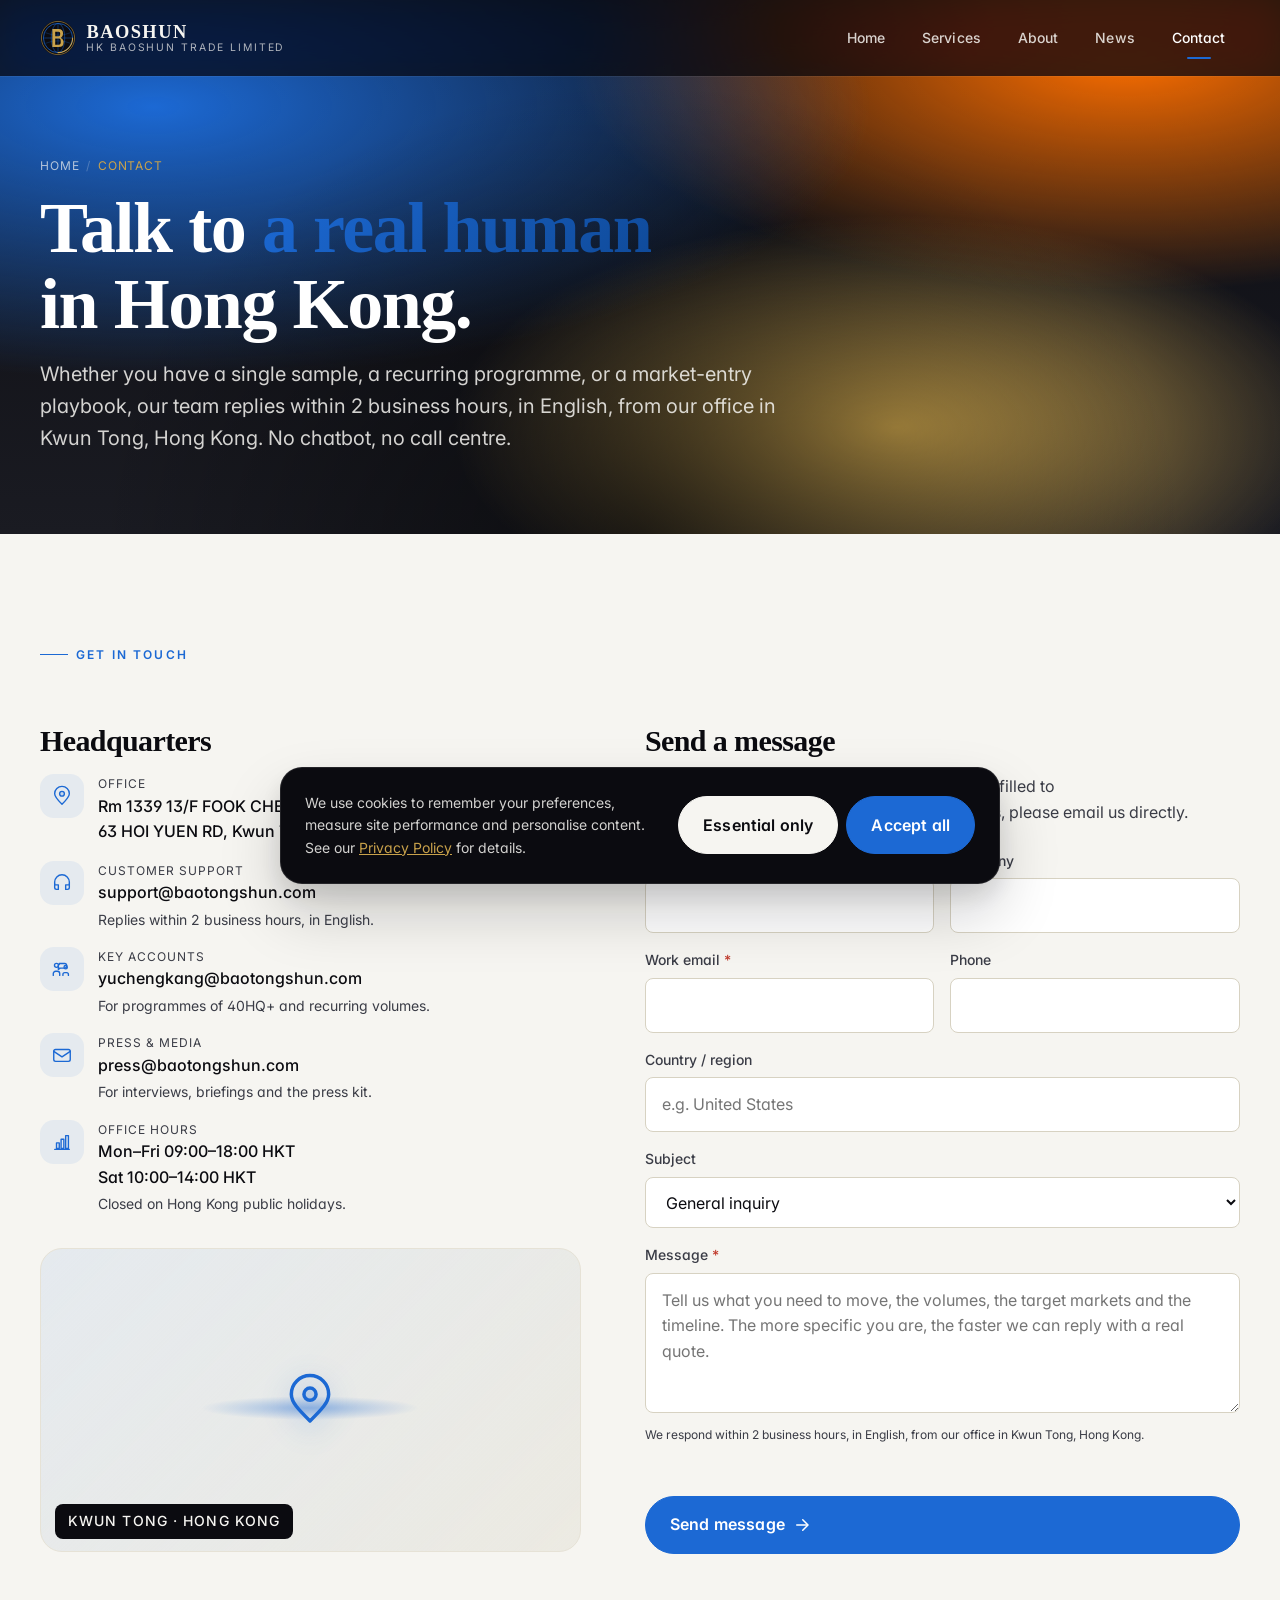
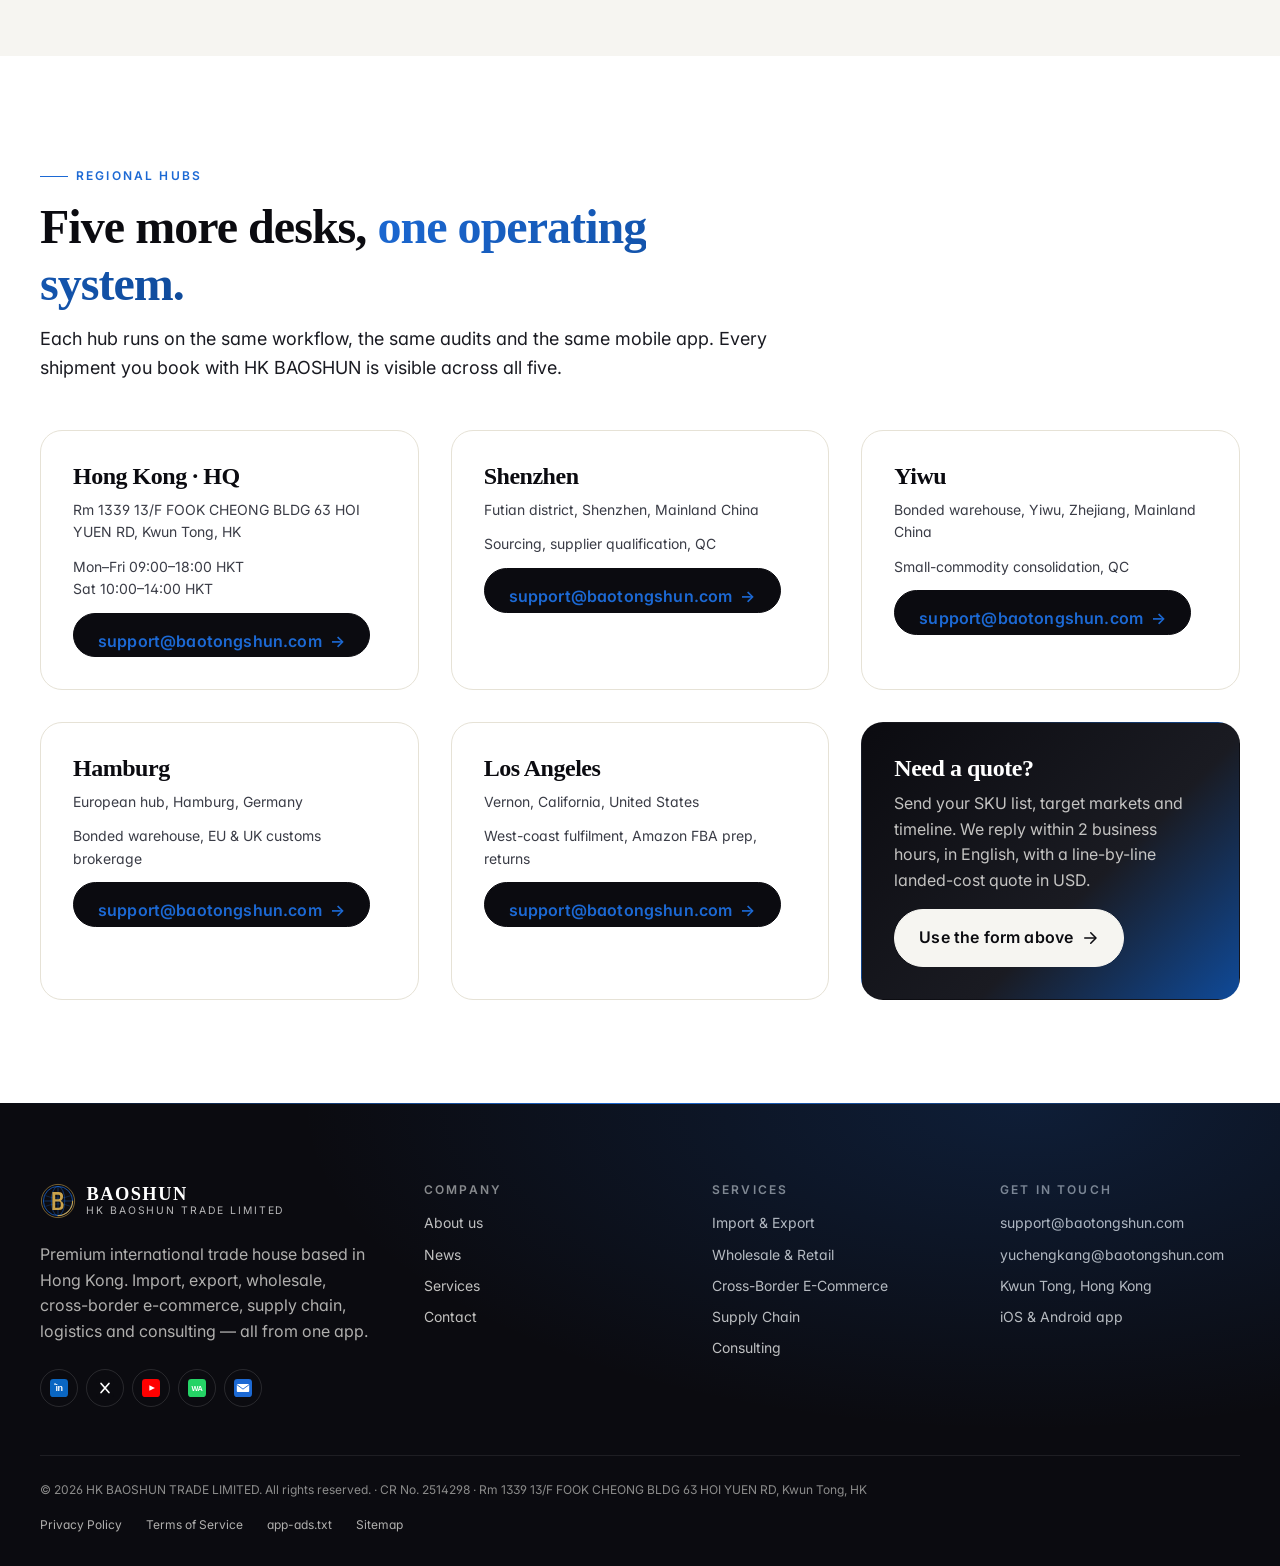
<file: contact.html>
<!doctype html>
<html lang="en">
<head>
<meta charset="utf-8">
<meta name="viewport" content="width=device-width, initial-scale=1, viewport-fit=cover">
<title>Contact HK BAOSHUN TRADE — Hong Kong, Shenzhen, Yiwu, Hamburg, LA</title>
<meta name="description" content="Office in Kwun Tong, Hong Kong. Regional hubs in Shenzhen, Yiwu, Hamburg and Los Angeles. Replies within two business hours, in English.">
<meta name="theme-color" content="#0B0B10">
<meta name="color-scheme" content="light dark">
<meta name="robots" content="index,follow,max-image-preview:large,max-snippet:-1">
<meta name="author" content="HK BAOSHUN TRADE LIMITED">
<meta name="keywords" content="contact HK BAOSHUN, Hong Kong trade contact, support@baotongshun.com, Kwun Tong office, import export quote, press contact">
<link rel="canonical" href="https://baotongshun.com/contact.html">
<link rel="alternate" hreflang="en" href="https://baotongshun.com/contact.html">
<link rel="alternate" hreflang="x-default" href="https://baotongshun.com/contact.html">

<!-- Open Graph -->
<meta property="og:type" content="website">
<meta property="og:site_name" content="HK BAOSHUN TRADE LIMITED">
<meta property="og:title" content="Contact HK BAOSHUN TRADE — Hong Kong, Shenzhen, Yiwu, Hamburg, LA">
<meta property="og:description" content="Office in Kwun Tong, Hong Kong, with regional hubs in Shenzhen, Yiwu, Hamburg and Los Angeles. Replies within 2 business hours, in English.">
<meta property="og:url" content="https://baotongshun.com/contact.html">
<meta property="og:image" content="https://baotongshun.com/images/png/og-default.png">
<meta property="og:image:width" content="1200">
<meta property="og:image:height" content="630">
<meta property="og:locale" content="en_US">

<!-- Twitter -->
<meta name="twitter:card" content="summary_large_image">
<meta name="twitter:title" content="Contact HK BAOSHUN TRADE LIMITED">
<meta name="twitter:description" content="Office in Kwun Tong, Hong Kong. Replies within 2 business hours, in English, from a real human.">
<meta name="twitter:image" content="https://baotongshun.com/images/png/og-default.png">

<!-- Icons -->
<link rel="icon" type="image/svg+xml" href="/images/svg/favicon.svg">
<link rel="apple-touch-icon" href="/images/svg/apple-touch-icon.svg">
<link rel="mask-icon" href="/images/svg/logo-mark.svg" color="#1C69D4">

<!-- Performance -->
<link rel="preconnect" href="https://fonts.googleapis.com" crossorigin>
<link rel="preconnect" href="https://fonts.gstatic.com" crossorigin>
<link rel="dns-prefetch" href="//fonts.googleapis.com">
<link rel="stylesheet" href="https://fonts.googleapis.com/css2?family=Inter:wght@400;500;600;700&display=swap" media="print" onload="this.media='all'">
<noscript><link rel="stylesheet" href="https://fonts.googleapis.com/css2?family=Inter:wght@400;500;600;700&display=swap"></noscript>

<!-- Stylesheet (load order matters) -->
<link rel="stylesheet" href="/css/reset.css">
<link rel="stylesheet" href="/css/tokens.css">
<link rel="stylesheet" href="/css/base.css">
<link rel="stylesheet" href="/css/components.css">
<link rel="stylesheet" href="/css/animations.css">
<link rel="stylesheet" href="/css/pages.css">

<style>
  /* small icon-bubble override so inline SVGs render at the contact-info size */
  .contact-info .icon-bubble { color: var(--accent); }
</style>

<!-- Structured Data -->
<script type="application/ld+json">
{
  "@context": "https://schema.org",
  "@graph": [
    {
      "@type": "WebPage",
      "@id": "https://baotongshun.com/contact.html#webpage",
      "url": "https://baotongshun.com/contact.html",
      "name": "Contact HK BAOSHUN TRADE LIMITED",
      "isPartOf": { "@id": "https://baotongshun.com/#website" },
      "about": { "@id": "https://baotongshun.com/#organization" },
      "inLanguage": "en"
    },
    {
      "@type": "BreadcrumbList",
      "itemListElement": [
        { "@type": "ListItem", "position": 1, "name": "Home", "item": "https://baotongshun.com/" },
        { "@type": "ListItem", "position": 2, "name": "Contact", "item": "https://baotongshun.com/contact.html" }
      ]
    },
    {
      "@type": "ContactPage",
      "url": "https://baotongshun.com/contact.html",
      "name": "Contact HK BAOSHUN TRADE LIMITED",
      "primaryImageOfPage": { "@type": "ImageObject", "url": "https://baotongshun.com/images/png/hero-contact.png" },
      "isPartOf": { "@id": "https://baotongshun.com/#website" },
      "about": { "@id": "https://baotongshun.com/#organization" },
      "inLanguage": "en"
    }
  ]
}
</script>
</head>
<body>

<a class="skip-link" href="#main">Skip to main content</a>

<header class="site-header is-dark" role="banner">
  <div class="header-inner">
    <a class="brand" href="/" aria-label="HK BAOSHUN TRADE LIMITED — home">
      <img class="brand-mark" src="/images/svg/logo-mark.svg" alt="" width="36" height="36" loading="eager" decoding="async">
      <span class="brand-text">
        <span class="brand-name">BAOSHUN</span>
        <span class="brand-sub">HK BAOSHUN TRADE LIMITED</span>
      </span>
    </a>
    <nav class="site-nav" aria-label="Primary">
      <a href="/">Home</a>
      <a href="/services.html">Services</a>
      <a href="/about.html">About</a>
      <a href="/news.html">News</a>
      <a href="/contact.html" aria-current="page">Contact</a>
    </nav>
    <button class="nav-toggle" type="button" aria-label="Open navigation" aria-expanded="false">
      <svg viewBox="0 0 24 24" fill="none" stroke="currentColor" stroke-width="2" stroke-linecap="round" stroke-linejoin="round" aria-hidden="true"><line x1="4" y1="7" x2="20" y2="7"/><line x1="4" y1="12" x2="20" y2="12"/><line x1="4" y1="17" x2="20" y2="17"/></svg>
    </button>
  </div>
</header>

<main id="main">

<!-- ============================== PAGE HERO ============================== -->
<section class="page-hero" aria-labelledby="page-title">
  <div class="container">
    <nav class="breadcrumb" aria-label="Breadcrumb">
      <a href="/">Home</a>
      <span class="sep" aria-hidden="true">/</span>
      <span aria-current="page">Contact</span>
    </nav>
    <h1 id="page-title" style="max-width: 18ch; margin-top: var(--s-4);">Talk to <span class="text-grad">a real human</span> in Hong Kong.</h1>
    <p class="lead" style="max-width: 60ch; margin-top: var(--s-4);">Whether you have a single sample, a recurring programme, or a market-entry playbook, our team replies within 2 business hours, in English, from our office in Kwun Tong, Hong Kong. No chatbot, no call centre.</p>
  </div>
</section>

<!-- ============================== CONTACT GRID ============================== -->
<section class="section" aria-labelledby="contact-title">
  <div class="container">
    <header class="section-head reveal">
      <span class="eyebrow">Get in touch</span>
      <h2 id="contact-title" class="sr-only">Contact form and information</h2>
    </header>

    <div class="contact-grid">

      <!-- LEFT: contact info -->
      <div class="contact-info reveal">
        <h3>Headquarters</h3>
        <ul>
          <li>
            <span class="icon-bubble" aria-hidden="true">
              <svg viewBox="0 0 24 24" fill="none" stroke="currentColor" stroke-width="1.5" stroke-linecap="round" stroke-linejoin="round">
                <path d="M12 21 C7 16 4 13 4 9.5 A8 8 0 0 1 20 9.5 C20 13 17 16 12 21 Z"/>
                <circle cx="12" cy="9.5" r="2.6" fill="currentColor" fill-opacity="0.15"/>
              </svg>
            </span>
            <div>
              <div class="label">Office</div>
              <a class="value" href="https://maps.google.com/?q=Rm+1339+13%2FF+FOOK+CHEONG+BLDG+63+HOI+YUEN+RD+Kwun+Tong+Hong+Kong" target="_blank" rel="noopener">
                Rm 1339 13/F FOOK CHEONG BLDG<br>63 HOI YUEN RD, Kwun Tong, HK
              </a>
            </div>
          </li>

          <li>
            <span class="icon-bubble" aria-hidden="true">
              <svg viewBox="0 0 24 24" fill="none" stroke="currentColor" stroke-width="1.5" stroke-linecap="round" stroke-linejoin="round">
                <path d="M4 13 V11 A8 8 0 0 1 20 11 V13"/>
                <path d="M4 13 V17 A2 2 0 0 0 6 19 H8 V14 H4 Z"/>
                <path d="M20 13 V17 A2 2 0 0 1 18 19 H16 V14 H20 Z"/>
              </svg>
            </span>
            <div>
              <div class="label">Customer support</div>
              <a class="value" href="mailto:support@baotongshun.com">support@baotongshun.com</a>
              <p style="margin: 0.2rem 0 0; font-size: var(--fs-200); color: var(--ink-3);">Replies within 2 business hours, in English.</p>
            </div>
          </li>

          <li>
            <span class="icon-bubble" aria-hidden="true">
              <svg viewBox="0 0 24 24" fill="none" stroke="currentColor" stroke-width="1.5" stroke-linecap="round" stroke-linejoin="round">
                <circle cx="6" cy="8" r="2.2"/>
                <path d="M2.5 19 V17 A2.5 2.5 0 0 1 5 14.5 H7 A2.5 2.5 0 0 1 9.5 17 V19"/>
                <circle cx="16" cy="10" r="1.8"/>
                <path d="M13 19 V18 A2 2 0 0 1 15 16 H17 A2 2 0 0 1 19 18 V19"/>
                <path d="M9 6 H15 A2 2 0 0 1 17 8 V9 A2 2 0 0 1 15 11 H10 L8 12.5 V11 H9 A1 1 0 0 1 8 10 V8 A1 1 0 0 1 9 7 Z"/>
              </svg>
            </span>
            <div>
              <div class="label">Key accounts</div>
              <a class="value" href="mailto:yuchengkang@baotongshun.com">yuchengkang@baotongshun.com</a>
              <p style="margin: 0.2rem 0 0; font-size: var(--fs-200); color: var(--ink-3);">For programmes of 40HQ+ and recurring volumes.</p>
            </div>
          </li>

          <li>
            <span class="icon-bubble" aria-hidden="true">
              <svg viewBox="0 0 24 24" fill="none" stroke="currentColor" stroke-width="1.5" stroke-linecap="round" stroke-linejoin="round">
                <rect x="3" y="6" width="18" height="13" rx="2"/>
                <path d="M3 8 L12 14 L21 8"/>
              </svg>
            </span>
            <div>
              <div class="label">Press &amp; media</div>
              <a class="value" href="mailto:press@baotongshun.com">press@baotongshun.com</a>
              <p style="margin: 0.2rem 0 0; font-size: var(--fs-200); color: var(--ink-3);">For interviews, briefings and the press kit.</p>
            </div>
          </li>

          <li>
            <span class="icon-bubble" aria-hidden="true">
              <svg viewBox="0 0 24 24" fill="none" stroke="currentColor" stroke-width="1.5" stroke-linecap="round" stroke-linejoin="round">
                <line x1="4" y1="20" x2="20" y2="20"/>
                <rect x="6" y="13" width="3" height="6"/>
                <rect x="11" y="9" width="3" height="10"/>
                <rect x="16" y="5" width="3" height="14"/>
              </svg>
            </span>
            <div>
              <div class="label">Office hours</div>
              <span class="value">Mon&ndash;Fri 09:00&ndash;18:00 HKT<br>Sat 10:00&ndash;14:00 HKT</span>
              <p style="margin: 0.2rem 0 0; font-size: var(--fs-200); color: var(--ink-3);">Closed on Hong Kong public holidays.</p>
            </div>
          </li>
        </ul>

        <div class="map-placeholder" aria-label="Office location map placeholder — Kwun Tong, Hong Kong">
          <div class="pin" aria-hidden="true">
            <svg viewBox="0 0 24 24" fill="none" stroke="currentColor" stroke-width="1.5" stroke-linecap="round" stroke-linejoin="round">
              <path d="M12 21 C7 16 4 13 4 9.5 A8 8 0 0 1 20 9.5 C20 13 17 16 12 21 Z"/>
              <circle cx="12" cy="9.5" r="2.6" fill="currentColor" fill-opacity="0.15"/>
            </svg>
            <div class="ripple" aria-hidden="true"></div>
          </div>
          <span class="label">Kwun Tong · Hong Kong</span>
        </div>
      </div>

      <!-- RIGHT: form -->
      <div class="reveal">
        <h3 style="font-family: var(--font-display); margin-bottom: var(--s-4);">Send a message</h3>
        <p style="color: var(--ink-3); margin-bottom: var(--s-5);">Submitting this form opens your mail client pre-filled to <a href="mailto:support@baotongshun.com" style="color: var(--accent);">support@baotongshun.com</a>. If nothing happens, please email us directly.</p>

        <form class="form" id="contact-form" novalidate>
          <div class="form-row">
            <div>
              <label for="name">Name <span aria-hidden="true" style="color: var(--danger);">*</span></label>
              <input id="name" name="name" type="text" autocomplete="name" required>
            </div>
            <div>
              <label for="company">Company</label>
              <input id="company" name="company" type="text" autocomplete="organization">
            </div>
          </div>
          <div class="form-row">
            <div>
              <label for="email">Work email <span aria-hidden="true" style="color: var(--danger);">*</span></label>
              <input id="email" name="email" type="email" autocomplete="email" required>
            </div>
            <div>
              <label for="phone">Phone</label>
              <input id="phone" name="phone" type="tel" autocomplete="tel" inputmode="tel">
            </div>
          </div>
          <div>
            <label for="country">Country / region</label>
            <input id="country" name="country" type="text" autocomplete="country-name" placeholder="e.g. United States">
          </div>
          <div>
            <label for="subject">Subject</label>
            <select id="subject" name="subject">
              <option>General inquiry</option>
              <option>Import &amp; Export</option>
              <option>Wholesale</option>
              <option>Cross-Border E-Commerce</option>
              <option>Supply Chain</option>
              <option>Consulting</option>
              <option>Mobile App</option>
              <option>Press</option>
            </select>
          </div>
          <div>
            <label for="message">Message <span aria-hidden="true" style="color: var(--danger);">*</span></label>
            <textarea id="message" name="message" required placeholder="Tell us what you need to move, the volumes, the target markets and the timeline. The more specific you are, the faster we can reply with a real quote."></textarea>
            <p class="form-help">We respond within 2 business hours, in English, from our office in Kwun Tong, Hong Kong.</p>
          </div>
          <div class="form-status" role="status" aria-live="polite"></div>
          <button class="btn btn-primary magnetic" type="submit">Send message
            <svg viewBox="0 0 24 24" fill="none" stroke="currentColor" stroke-width="2" stroke-linecap="round" stroke-linejoin="round" aria-hidden="true"><path d="M5 12h14"/><path d="m13 5 7 7-7 7"/></svg>
          </button>
        </form>
      </div>

    </div>
  </div>
</section>

<!-- ============================== REGIONAL HUBS ============================== -->
<section class="section" aria-labelledby="hubs-title" style="background: var(--paper-2);">
  <div class="container">
    <header class="section-head reveal">
      <span class="eyebrow">Regional hubs</span>
      <h2 id="hubs-title">Five more desks, <span class="text-grad">one operating system.</span></h2>
      <p>Each hub runs on the same workflow, the same audits and the same mobile app. Every shipment you book with HK BAOSHUN is visible across all five.</p>
    </header>
    <div class="grid grid-3 reveal-stagger">
      <article class="card hover-lift">
        <h3 class="card-title">Hong Kong · HQ</h3>
        <p style="color: var(--ink-3); font-size: var(--fs-200);">Rm 1339 13/F FOOK CHEONG BLDG 63 HOI YUEN RD, Kwun Tong, HK</p>
        <p style="margin-top: var(--s-3); color: var(--ink-3); font-size: var(--fs-200);">Mon&ndash;Fri 09:00&ndash;18:00 HKT<br>Sat 10:00&ndash;14:00 HKT</p>
        <a class="btn btn-link" href="mailto:support@baotongshun.com" style="margin-top: var(--s-3);">support@baotongshun.com <span class="arrow" aria-hidden="true">→</span></a>
      </article>
      <article class="card hover-lift">
        <h3 class="card-title">Shenzhen</h3>
        <p style="color: var(--ink-3); font-size: var(--fs-200);">Futian district, Shenzhen, Mainland China</p>
        <p style="margin-top: var(--s-3); color: var(--ink-3); font-size: var(--fs-200);">Sourcing, supplier qualification, QC</p>
        <a class="btn btn-link" href="mailto:support@baotongshun.com" style="margin-top: var(--s-3);">support@baotongshun.com <span class="arrow" aria-hidden="true">→</span></a>
      </article>
      <article class="card hover-lift">
        <h3 class="card-title">Yiwu</h3>
        <p style="color: var(--ink-3); font-size: var(--fs-200);">Bonded warehouse, Yiwu, Zhejiang, Mainland China</p>
        <p style="margin-top: var(--s-3); color: var(--ink-3); font-size: var(--fs-200);">Small-commodity consolidation, QC</p>
        <a class="btn btn-link" href="mailto:support@baotongshun.com" style="margin-top: var(--s-3);">support@baotongshun.com <span class="arrow" aria-hidden="true">→</span></a>
      </article>
      <article class="card hover-lift">
        <h3 class="card-title">Hamburg</h3>
        <p style="color: var(--ink-3); font-size: var(--fs-200);">European hub, Hamburg, Germany</p>
        <p style="margin-top: var(--s-3); color: var(--ink-3); font-size: var(--fs-200);">Bonded warehouse, EU &amp; UK customs brokerage</p>
        <a class="btn btn-link" href="mailto:support@baotongshun.com" style="margin-top: var(--s-3);">support@baotongshun.com <span class="arrow" aria-hidden="true">→</span></a>
      </article>
      <article class="card hover-lift">
        <h3 class="card-title">Los Angeles</h3>
        <p style="color: var(--ink-3); font-size: var(--fs-200);">Vernon, California, United States</p>
        <p style="margin-top: var(--s-3); color: var(--ink-3); font-size: var(--fs-200);">West-coast fulfilment, Amazon FBA prep, returns</p>
        <a class="btn btn-link" href="mailto:support@baotongshun.com" style="margin-top: var(--s-3);">support@baotongshun.com <span class="arrow" aria-hidden="true">→</span></a>
      </article>
      <article class="card hover-lift" style="background: var(--grad-1); color: var(--paper); border-color: transparent;">
        <h3 class="card-title" style="color:#fff;">Need a quote?</h3>
        <p style="color: rgba(246,245,241,0.78);">Send your SKU list, target markets and timeline. We reply within 2 business hours, in English, with a line-by-line landed-cost quote in USD.</p>
        <a class="btn btn-light magnetic" href="#contact-form" style="margin-top: var(--s-4);">Use the form above
          <svg viewBox="0 0 24 24" fill="none" stroke="currentColor" stroke-width="2" stroke-linecap="round" stroke-linejoin="round" aria-hidden="true"><path d="M5 12h14"/><path d="m13 5 7 7-7 7"/></svg>
        </a>
      </article>
    </div>
  </div>
</section>

</main>

<!-- ============================== FOOTER ============================== -->
<footer class="site-footer" role="contentinfo">
  <div class="container">
    <div class="footer-grid">
      <div class="footer-brand">
        <a class="brand" href="/">
          <img class="brand-mark" src="/images/svg/logo-mark.svg" alt="" width="36" height="36" loading="lazy" decoding="async">
          <span class="brand-text">
            <span class="brand-name">BAOSHUN</span>
            <span class="brand-sub">HK BAOSHUN TRADE LIMITED</span>
          </span>
        </a>
        <p>Premium international trade house based in Hong Kong. Import, export, wholesale, cross-border e-commerce, supply chain, logistics and consulting — all from one app.</p>
        <div class="footer-social" aria-label="Social channels">
          <a href="https://www.linkedin.com/" aria-label="LinkedIn" rel="noopener noreferrer"><img src="/images/svg/social-linkedin.svg" alt="" width="18" height="18" loading="lazy"></a>
          <a href="https://x.com/" aria-label="X (Twitter)" rel="noopener noreferrer"><img src="/images/svg/social-x.svg" alt="" width="18" height="18" loading="lazy"></a>
          <a href="https://youtube.com/" aria-label="YouTube" rel="noopener noreferrer"><img src="/images/svg/social-youtube.svg" alt="" width="18" height="18" loading="lazy"></a>
          <a href="https://wa.me/85200000000" aria-label="WhatsApp" rel="noopener noreferrer"><img src="/images/svg/social-whatsapp.svg" alt="" width="18" height="18" loading="lazy"></a>
          <a href="mailto:support@baotongshun.com" aria-label="Email us"><img src="/images/svg/social-email.svg" alt="" width="18" height="18" loading="lazy"></a>
        </div>
      </div>
      <div>
        <h3 class="footer-h">Company</h3>
        <nav class="footer-nav" aria-label="Company">
          <a href="/about.html">About us</a>
          <a href="/news.html">News</a>
          <a href="/services.html">Services</a>
          <a href="/contact.html">Contact</a>
        </nav>
      </div>
      <div>
        <h3 class="footer-h">Services</h3>
        <nav class="footer-nav" aria-label="Services">
          <a href="/services.html#import-export">Import &amp; Export</a>
          <a href="/services.html#wholesale-retail">Wholesale &amp; Retail</a>
          <a href="/services.html#ecommerce">Cross-Border E-Commerce</a>
          <a href="/services.html#supply-chain">Supply Chain</a>
          <a href="/services.html#consulting">Consulting</a>
        </nav>
      </div>
      <div>
        <h3 class="footer-h">Get in touch</h3>
        <nav class="footer-nav" aria-label="Contact">
          <a href="mailto:support@baotongshun.com">support@baotongshun.com</a>
          <a href="mailto:yuchengkang@baotongshun.com">yuchengkang@baotongshun.com</a>
          <a href="/contact.html">Kwun Tong, Hong Kong</a>
          <a href="/services.html#mobile-app">iOS &amp; Android app</a>
        </nav>
      </div>
    </div>
    <div class="footer-bottom">
      <span>© <span data-year>2026</span> HK BAOSHUN TRADE LIMITED. All rights reserved. · CR No. 2514298 · Rm 1339 13/F FOOK CHEONG BLDG 63 HOI YUEN RD, Kwun Tong, HK</span>
      <nav class="footer-legal" aria-label="Legal">
        <a href="/legal/privacy-policy.html">Privacy Policy</a>
        <a href="/legal/terms-of-service.html">Terms of Service</a>
        <a href="/app-ads.txt">app-ads.txt</a>
        <a href="/sitemap.xml">Sitemap</a>
      </nav>
    </div>
  </div>
</footer>

<!-- Cookie banner -->
<aside class="cookie-banner" role="region" aria-label="Cookie notice">
  <p>We use cookies to remember your preferences, measure site performance and personalise content. See our <a href="/legal/privacy-policy.html" style="color:var(--gold); text-decoration:underline;">Privacy Policy</a> for details.</p>
  <div class="actions">
    <button class="btn btn-ghost btn-light" data-cookie="essential" type="button">Essential only</button>
    <button class="btn btn-primary" data-cookie="all" type="button">Accept all</button>
  </div>
</aside>

<script src="/js/main.js" defer></script>
</body>
</html>
</file>
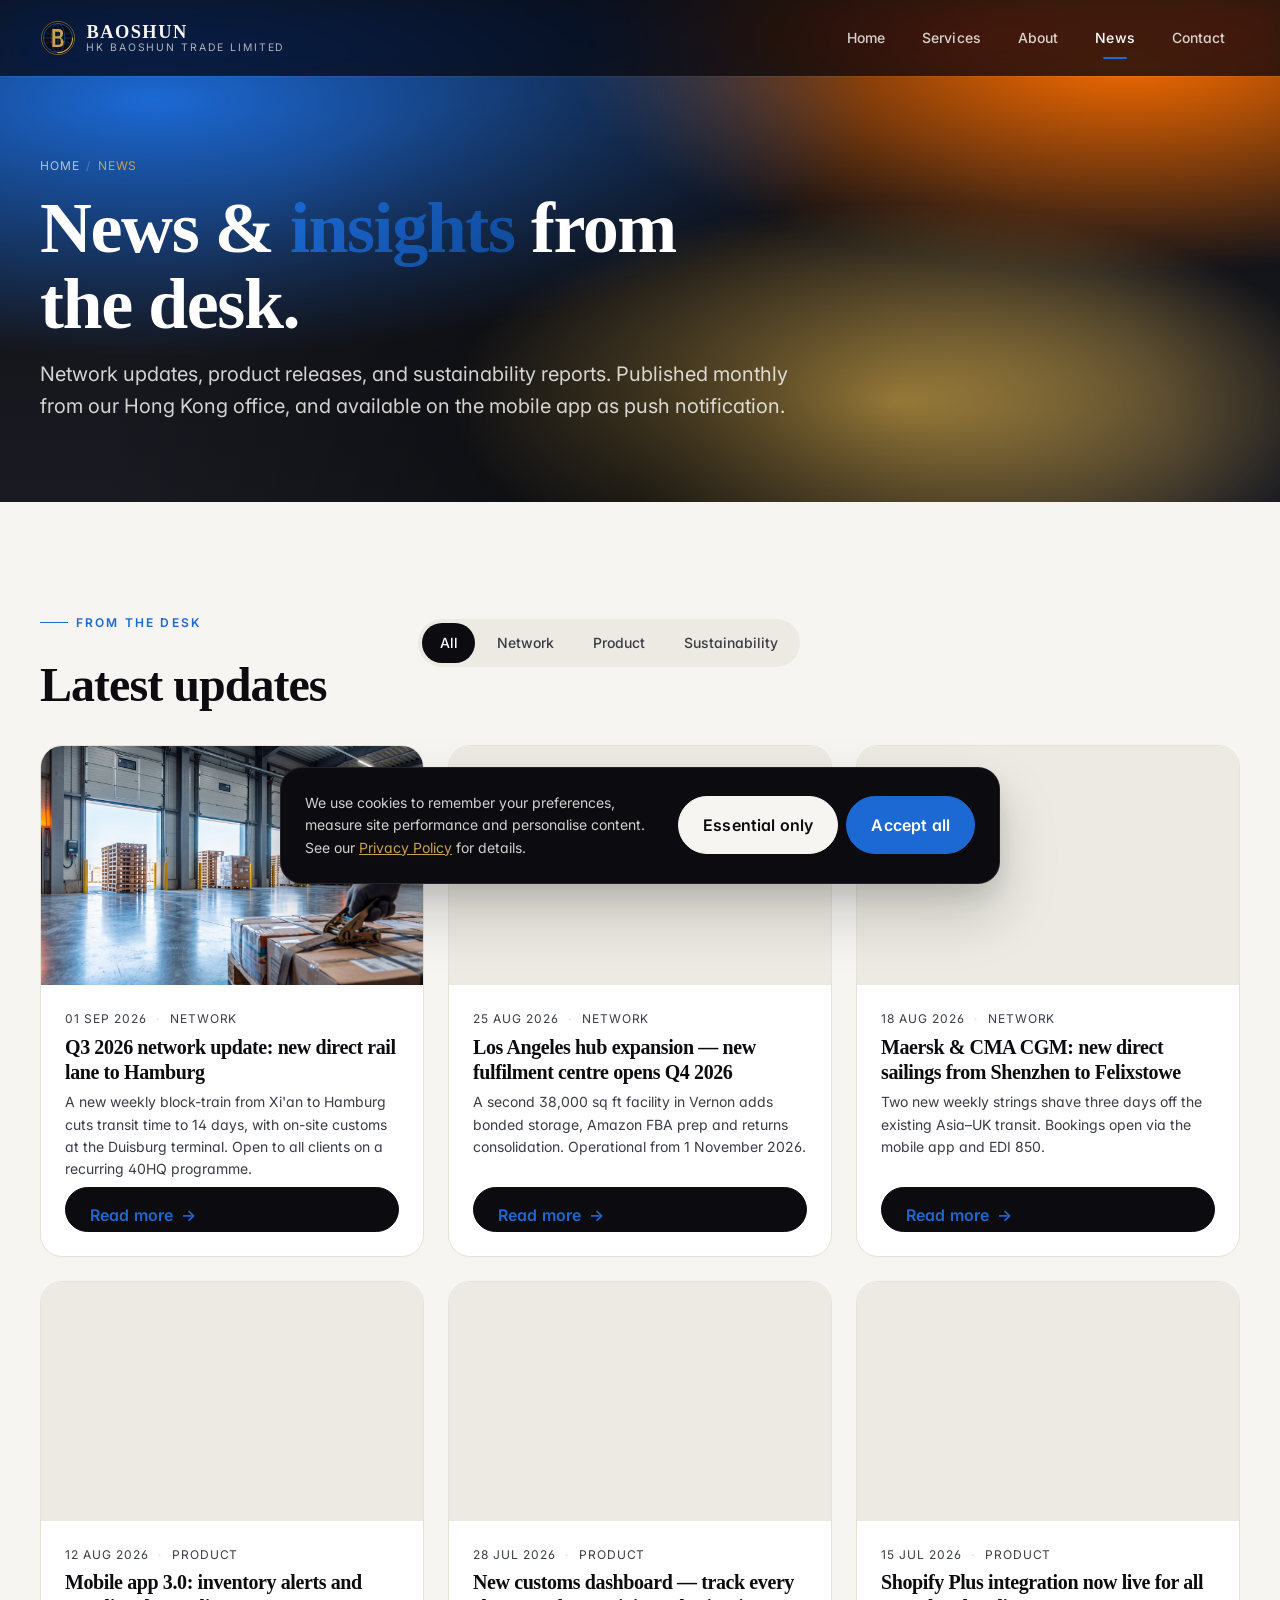
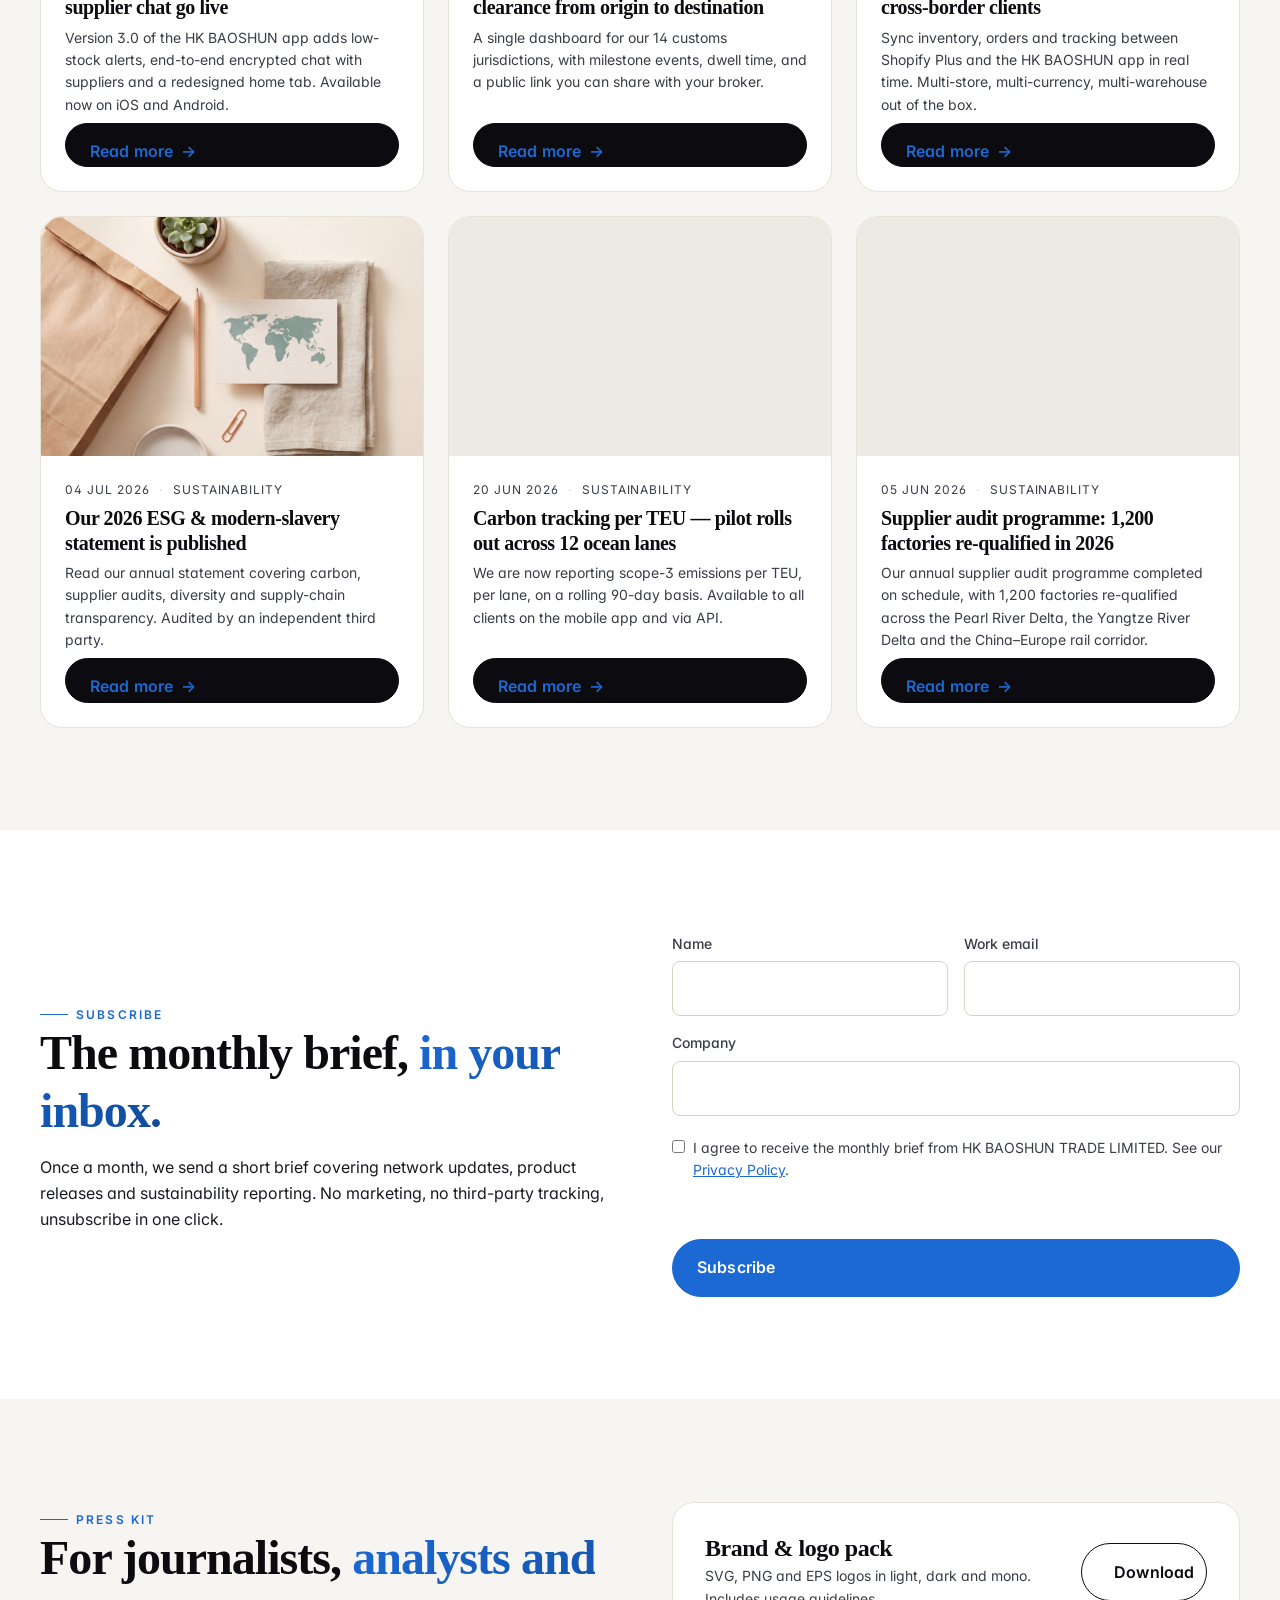
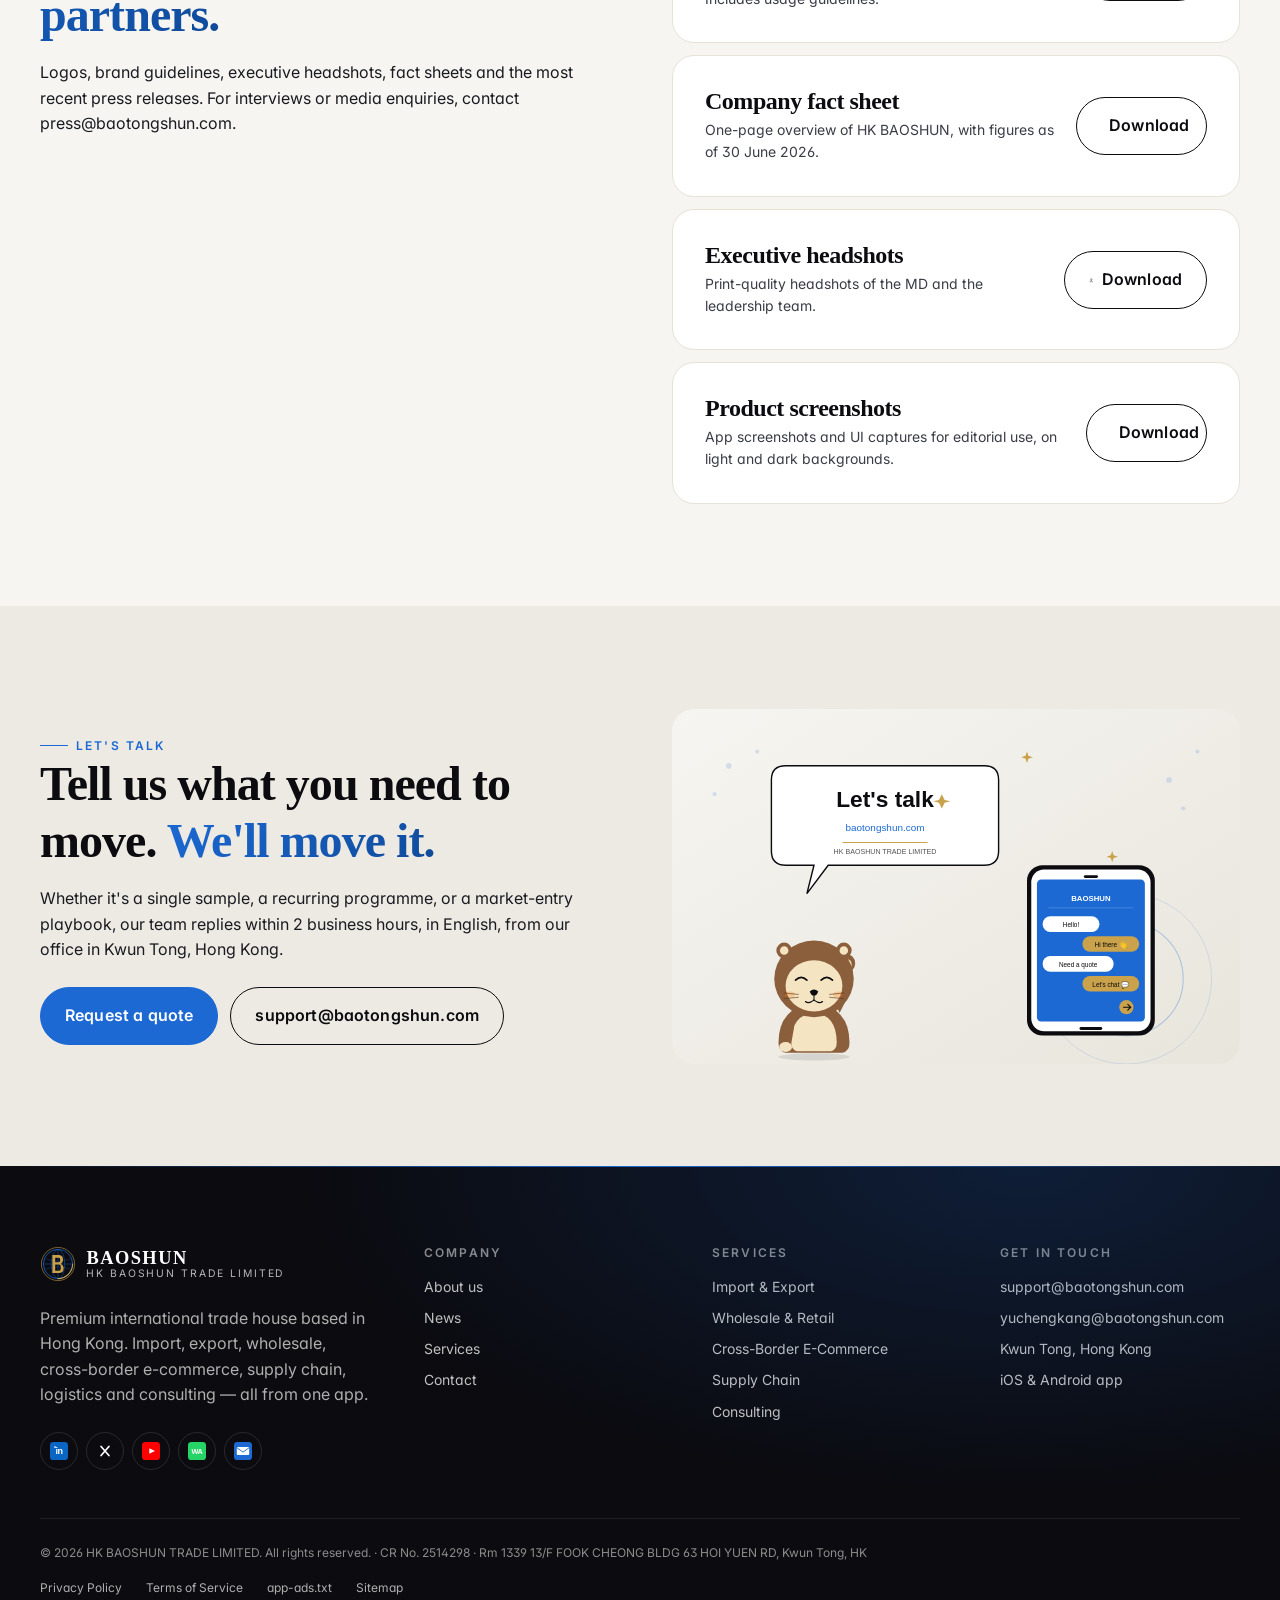
<file: news.html>
<!doctype html>
<html lang="en">
<head>
<meta charset="utf-8">
<meta name="viewport" content="width=device-width, initial-scale=1, viewport-fit=cover">
<title>News &amp; Insights — HK BAOSHUN TRADE LIMITED</title>
<meta name="description" content="Network updates, product releases and sustainability reports from HK BAOSHUN TRADE LIMITED. Published monthly from our Hong Kong office.">
<meta name="theme-color" content="#0B0B10">
<meta name="color-scheme" content="light dark">
<meta name="robots" content="index,follow,max-image-preview:large,max-snippet:-1">
<meta name="author" content="HK BAOSHUN TRADE LIMITED">
<meta name="keywords" content="HK BAOSHUN news, trade lane updates, mobile app releases, ESG statement, supply chain updates, network announcements">
<link rel="canonical" href="https://baotongshun.com/news.html">
<link rel="alternate" hreflang="en" href="https://baotongshun.com/news.html">
<link rel="alternate" hreflang="x-default" href="https://baotongshun.com/news.html">

<!-- Open Graph -->
<meta property="og:type" content="website">
<meta property="og:site_name" content="HK BAOSHUN TRADE LIMITED">
<meta property="og:title" content="News &amp; Insights — HK BAOSHUN TRADE LIMITED">
<meta property="og:description" content="Network updates, product releases and sustainability reports from the HK BAOSHUN desk in Kwun Tong, Hong Kong.">
<meta property="og:url" content="https://baotongshun.com/news.html">
<meta property="og:image" content="https://baotongshun.com/images/png/og-default.png">
<meta property="og:image:width" content="1200">
<meta property="og:image:height" content="630">
<meta property="og:locale" content="en_US">

<!-- Twitter -->
<meta name="twitter:card" content="summary_large_image">
<meta name="twitter:title" content="News &amp; Insights — HK BAOSHUN TRADE LIMITED">
<meta name="twitter:description" content="Network updates, product releases and sustainability reports from the HK BAOSHUN desk in Kwun Tong, Hong Kong.">
<meta name="twitter:image" content="https://baotongshun.com/images/png/og-default.png">

<!-- Icons -->
<link rel="icon" type="image/svg+xml" href="/images/svg/favicon.svg">
<link rel="apple-touch-icon" href="/images/svg/apple-touch-icon.svg">
<link rel="mask-icon" href="/images/svg/logo-mark.svg" color="#1C69D4">

<!-- Performance -->
<link rel="preconnect" href="https://fonts.googleapis.com" crossorigin>
<link rel="preconnect" href="https://fonts.gstatic.com" crossorigin>
<link rel="dns-prefetch" href="//fonts.googleapis.com">
<link rel="stylesheet" href="https://fonts.googleapis.com/css2?family=Inter:wght@400;500;600;700&display=swap" media="print" onload="this.media='all'">
<noscript><link rel="stylesheet" href="https://fonts.googleapis.com/css2?family=Inter:wght@400;500;600;700&display=swap"></noscript>

<!-- Stylesheet (load order matters) -->
<link rel="stylesheet" href="/css/reset.css">
<link rel="stylesheet" href="/css/tokens.css">
<link rel="stylesheet" href="/css/base.css">
<link rel="stylesheet" href="/css/components.css">
<link rel="stylesheet" href="/css/animations.css">
<link rel="stylesheet" href="/css/pages.css">

<style>
  /* tiny additions for the news tabs (all / category) */
  .is-hidden { display: none !important; }
  .news-tabs { margin-bottom: var(--s-6); }
  .news-tabs .tabs { flex-wrap: wrap; }
</style>

<!-- Structured Data -->
<script type="application/ld+json">
{
  "@context": "https://schema.org",
  "@graph": [
    {
      "@type": "WebPage",
      "@id": "https://baotongshun.com/news.html#webpage",
      "url": "https://baotongshun.com/news.html",
      "name": "News & Insights — HK BAOSHUN TRADE LIMITED",
      "isPartOf": { "@id": "https://baotongshun.com/#website" },
      "about": { "@id": "https://baotongshun.com/#organization" },
      "inLanguage": "en"
    },
    {
      "@type": "BreadcrumbList",
      "itemListElement": [
        { "@type": "ListItem", "position": 1, "name": "Home", "item": "https://baotongshun.com/" },
        { "@type": "ListItem", "position": 2, "name": "News", "item": "https://baotongshun.com/news.html" }
      ]
    },
    {
      "@type": "ItemList",
      "itemListElement": [
        { "@type": "ListItem", "position": 1, "item": { "@type": "NewsArticle", "headline": "Q3 2026 network update: new direct rail lane to Hamburg", "datePublished": "2026-09-01", "image": "https://baotongshun.com/images/png/hero-services.png", "author": { "@type": "Organization", "name": "HK BAOSHUN TRADE LIMITED" } } },
        { "@type": "ListItem", "position": 2, "item": { "@type": "NewsArticle", "headline": "Los Angeles hub expansion — new fulfilment centre opens Q4 2026", "datePublished": "2026-08-25", "image": "https://baotongshun.com/images/png/global-network.png", "author": { "@type": "Organization", "name": "HK BAOSHUN TRADE LIMITED" } } },
        { "@type": "ListItem", "position": 3, "item": { "@type": "NewsArticle", "headline": "Maersk & CMA CGM: new direct sailings from Shenzhen to Felixstowe", "datePublished": "2026-08-18", "image": "https://baotongshun.com/images/png/hero-contact.png", "author": { "@type": "Organization", "name": "HK BAOSHUN TRADE LIMITED" } } },
        { "@type": "ListItem", "position": 4, "item": { "@type": "NewsArticle", "headline": "Mobile app 3.0: inventory alerts and supplier chat go live", "datePublished": "2026-08-12", "image": "https://baotongshun.com/images/png/mobile-app.png", "author": { "@type": "Organization", "name": "HK BAOSHUN TRADE LIMITED" } } },
        { "@type": "ListItem", "position": 5, "item": { "@type": "NewsArticle", "headline": "New customs dashboard — track every clearance from origin to destination", "datePublished": "2026-07-28", "image": "https://baotongshun.com/images/png/hero-news.png", "author": { "@type": "Organization", "name": "HK BAOSHUN TRADE LIMITED" } } },
        { "@type": "ListItem", "position": 6, "item": { "@type": "NewsArticle", "headline": "Shopify Plus integration now live for all cross-border clients", "datePublished": "2026-07-15", "image": "https://baotongshun.com/images/png/mobile-app.png", "author": { "@type": "Organization", "name": "HK BAOSHUN TRADE LIMITED" } } },
        { "@type": "ListItem", "position": 7, "item": { "@type": "NewsArticle", "headline": "Our 2026 ESG & modern-slavery statement is published", "datePublished": "2026-07-04", "image": "https://baotongshun.com/images/png/values.png", "author": { "@type": "Organization", "name": "HK BAOSHUN TRADE LIMITED" } } },
        { "@type": "ListItem", "position": 8, "item": { "@type": "NewsArticle", "headline": "Carbon tracking per TEU — pilot rolls out across 12 ocean lanes", "datePublished": "2026-06-20", "image": "https://baotongshun.com/images/png/hero-about.png", "author": { "@type": "Organization", "name": "HK BAOSHUN TRADE LIMITED" } } },
        { "@type": "ListItem", "position": 9, "item": { "@type": "NewsArticle", "headline": "Supplier audit programme: 1,200 factories re-qualified in 2026", "datePublished": "2026-06-05", "image": "https://baotongshun.com/images/png/global-network.png", "author": { "@type": "Organization", "name": "HK BAOSHUN TRADE LIMITED" } } }
      ]
    }
  ]
}
</script>
</head>
<body>

<a class="skip-link" href="#main">Skip to main content</a>

<header class="site-header is-dark" role="banner">
  <div class="header-inner">
    <a class="brand" href="/" aria-label="HK BAOSHUN TRADE LIMITED — home">
      <img class="brand-mark" src="/images/svg/logo-mark.svg" alt="" width="36" height="36" loading="eager" decoding="async">
      <span class="brand-text">
        <span class="brand-name">BAOSHUN</span>
        <span class="brand-sub">HK BAOSHUN TRADE LIMITED</span>
      </span>
    </a>
    <nav class="site-nav" aria-label="Primary">
      <a href="/">Home</a>
      <a href="/services.html">Services</a>
      <a href="/about.html">About</a>
      <a href="/news.html" aria-current="page">News</a>
      <a href="/contact.html">Contact</a>
    </nav>
    <button class="nav-toggle" type="button" aria-label="Open navigation" aria-expanded="false">
      <svg viewBox="0 0 24 24" fill="none" stroke="currentColor" stroke-width="2" stroke-linecap="round" stroke-linejoin="round" aria-hidden="true"><line x1="4" y1="7" x2="20" y2="7"/><line x1="4" y1="12" x2="20" y2="12"/><line x1="4" y1="17" x2="20" y2="17"/></svg>
    </button>
  </div>
</header>

<main id="main">

<!-- ============================== PAGE HERO ============================== -->
<section class="page-hero" aria-labelledby="page-title">
  <div class="container">
    <nav class="breadcrumb" aria-label="Breadcrumb">
      <a href="/">Home</a>
      <span class="sep" aria-hidden="true">/</span>
      <span aria-current="page">News</span>
    </nav>
    <h1 id="page-title" style="max-width: 18ch; margin-top: var(--s-4);">News &amp; <span class="text-grad">insights</span> from the desk.</h1>
    <p class="lead" style="max-width: 60ch; margin-top: var(--s-4);">Network updates, product releases, and sustainability reports. Published monthly from our Hong Kong office, and available on the mobile app as push notification.</p>
  </div>
</section>

<!-- ============================== TABS + GRID ============================== -->
<section class="section" aria-labelledby="articles-title">
  <div class="container">
    <header class="section-head flex-between reveal" style="margin-bottom: var(--s-6); flex-wrap: wrap; gap: var(--s-4);">
      <div>
        <span class="eyebrow">From the desk</span>
        <h2 id="articles-title" style="margin-top: var(--s-3);">Latest updates</h2>
      </div>
      <div class="news-tabs">
        <div class="tabs" role="tablist" aria-label="Filter articles by category" data-tabs>
          <button type="button" class="is-active" data-tab="all" role="tab" aria-selected="true">All</button>
          <button type="button" data-tab="network" role="tab" aria-selected="false">Network</button>
          <button type="button" data-tab="product" role="tab" aria-selected="false">Product</button>
          <button type="button" data-tab="sustainability" role="tab" aria-selected="false">Sustainability</button>
        </div>
      </div>
    </header>

    <div class="news-grid reveal-stagger" id="news-grid">

      <!-- 1 · Network · q3-2026 -->
      <article class="news-card" id="q3-2026" data-category="network">
        <a class="media" href="#q3-2026"><img src="/images/png/hero-services.png" alt="Cross-dock warehouse with stacked export pallets" loading="lazy" decoding="async" width="1200" height="800"></a>
        <div class="body">
          <div class="meta"><time datetime="2026-09-01">01 Sep 2026</time><span class="dot">·</span><span>Network</span></div>
          <h3><a href="#q3-2026">Q3 2026 network update: new direct rail lane to Hamburg</a></h3>
          <p>A new weekly block-train from Xi'an to Hamburg cuts transit time to 14 days, with on-site customs at the Duisburg terminal. Open to all clients on a recurring 40HQ programme.</p>
          <a class="read-more btn btn-link" href="#q3-2026">Read more <span class="arrow" aria-hidden="true">→</span></a>
        </div>
      </article>

      <!-- 2 · Network · la-hub -->
      <article class="news-card" id="la-hub" data-category="network">
        <a class="media" href="#la-hub"><img src="/images/png/global-network.png" alt="Stylised world map with global hub pins" loading="lazy" decoding="async" width="1200" height="800"></a>
        <div class="body">
          <div class="meta"><time datetime="2026-08-25">25 Aug 2026</time><span class="dot">·</span><span>Network</span></div>
          <h3><a href="#la-hub">Los Angeles hub expansion — new fulfilment centre opens Q4 2026</a></h3>
          <p>A second 38,000 sq ft facility in Vernon adds bonded storage, Amazon FBA prep and returns consolidation. Operational from 1 November 2026.</p>
          <a class="read-more btn btn-link" href="#la-hub">Read more <span class="arrow" aria-hidden="true">→</span></a>
        </div>
      </article>

      <!-- 3 · Network · maersk -->
      <article class="news-card" id="maersk" data-category="network">
        <a class="media" href="#maersk"><img src="/images/png/hero-contact.png" alt="Aerial view of a port at dusk with stacked containers" loading="lazy" decoding="async" width="1200" height="800"></a>
        <div class="body">
          <div class="meta"><time datetime="2026-08-18">18 Aug 2026</time><span class="dot">·</span><span>Network</span></div>
          <h3><a href="#maersk">Maersk &amp; CMA CGM: new direct sailings from Shenzhen to Felixstowe</a></h3>
          <p>Two new weekly strings shave three days off the existing Asia–UK transit. Bookings open via the mobile app and EDI 850.</p>
          <a class="read-more btn btn-link" href="#maersk">Read more <span class="arrow" aria-hidden="true">→</span></a>
        </div>
      </article>

      <!-- 4 · Product · app-3-0 -->
      <article class="news-card" id="app-3-0" data-category="product">
        <a class="media" href="#app-3-0"><img src="/images/png/mobile-app.png" alt="Hands holding a smartphone with floating app icons" loading="lazy" decoding="async" width="1200" height="800"></a>
        <div class="body">
          <div class="meta"><time datetime="2026-08-12">12 Aug 2026</time><span class="dot">·</span><span>Product</span></div>
          <h3><a href="#app-3-0">Mobile app 3.0: inventory alerts and supplier chat go live</a></h3>
          <p>Version 3.0 of the HK BAOSHUN app adds low-stock alerts, end-to-end encrypted chat with suppliers and a redesigned home tab. Available now on iOS and Android.</p>
          <a class="read-more btn btn-link" href="#app-3-0">Read more <span class="arrow" aria-hidden="true">→</span></a>
        </div>
      </article>

      <!-- 5 · Product · customs-dash -->
      <article class="news-card" id="customs-dash" data-category="product">
        <a class="media" href="#customs-dash"><img src="/images/png/hero-news.png" alt="Newsroom desk with two monitors and a notebook" loading="lazy" decoding="async" width="1200" height="800"></a>
        <div class="body">
          <div class="meta"><time datetime="2026-07-28">28 Jul 2026</time><span class="dot">·</span><span>Product</span></div>
          <h3><a href="#customs-dash">New customs dashboard — track every clearance from origin to destination</a></h3>
          <p>A single dashboard for our 14 customs jurisdictions, with milestone events, dwell time, and a public link you can share with your broker.</p>
          <a class="read-more btn btn-link" href="#customs-dash">Read more <span class="arrow" aria-hidden="true">→</span></a>
        </div>
      </article>

      <!-- 6 · Product · shopify -->
      <article class="news-card" id="shopify" data-category="product">
        <a class="media" href="#shopify"><img src="/images/png/mobile-app.png" alt="Phone showing a commerce dashboard" loading="lazy" decoding="async" width="1200" height="800"></a>
        <div class="body">
          <div class="meta"><time datetime="2026-07-15">15 Jul 2026</time><span class="dot">·</span><span>Product</span></div>
          <h3><a href="#shopify">Shopify Plus integration now live for all cross-border clients</a></h3>
          <p>Sync inventory, orders and tracking between Shopify Plus and the HK BAOSHUN app in real time. Multi-store, multi-currency, multi-warehouse out of the box.</p>
          <a class="read-more btn btn-link" href="#shopify">Read more <span class="arrow" aria-hidden="true">→</span></a>
        </div>
      </article>

      <!-- 7 · Sustainability · esg -->
      <article class="news-card" id="esg" data-category="sustainability">
        <a class="media" href="#esg"><img src="/images/png/values.png" alt="Flat-lay with kraft bag, succulent and a postcard of a world map" loading="lazy" decoding="async" width="1200" height="800"></a>
        <div class="body">
          <div class="meta"><time datetime="2026-07-04">04 Jul 2026</time><span class="dot">·</span><span>Sustainability</span></div>
          <h3><a href="#esg">Our 2026 ESG &amp; modern-slavery statement is published</a></h3>
          <p>Read our annual statement covering carbon, supplier audits, diversity and supply-chain transparency. Audited by an independent third party.</p>
          <a class="read-more btn btn-link" href="#esg">Read more <span class="arrow" aria-hidden="true">→</span></a>
        </div>
      </article>

      <!-- 8 · Sustainability · carbon -->
      <article class="news-card" id="carbon" data-category="sustainability">
        <a class="media" href="#carbon"><img src="/images/png/hero-about.png" alt="Stylised photograph of an office with plants and a world map" loading="lazy" decoding="async" width="1200" height="800"></a>
        <div class="body">
          <div class="meta"><time datetime="2026-06-20">20 Jun 2026</time><span class="dot">·</span><span>Sustainability</span></div>
          <h3><a href="#carbon">Carbon tracking per TEU — pilot rolls out across 12 ocean lanes</a></h3>
          <p>We are now reporting scope-3 emissions per TEU, per lane, on a rolling 90-day basis. Available to all clients on the mobile app and via API.</p>
          <a class="read-more btn btn-link" href="#carbon">Read more <span class="arrow" aria-hidden="true">→</span></a>
        </div>
      </article>

      <!-- 9 · Sustainability · audit -->
      <article class="news-card" id="audit" data-category="sustainability">
        <a class="media" href="#audit"><img src="/images/png/global-network.png" alt="Aerial view of a logistics hub at sunrise" loading="lazy" decoding="async" width="1200" height="800"></a>
        <div class="body">
          <div class="meta"><time datetime="2026-06-05">05 Jun 2026</time><span class="dot">·</span><span>Sustainability</span></div>
          <h3><a href="#audit">Supplier audit programme: 1,200 factories re-qualified in 2026</a></h3>
          <p>Our annual supplier audit programme completed on schedule, with 1,200 factories re-qualified across the Pearl River Delta, the Yangtze River Delta and the China–Europe rail corridor.</p>
          <a class="read-more btn btn-link" href="#audit">Read more <span class="arrow" aria-hidden="true">→</span></a>
        </div>
      </article>

    </div>
  </div>
</section>

<!-- ============================== NEWSLETTER ============================== -->
<section class="section" aria-labelledby="newsletter-title" style="background: var(--paper-2);">
  <div class="container">
    <div class="grid grid-2" style="align-items: center; gap: var(--s-9);">
      <div class="reveal">
        <span class="eyebrow">Subscribe</span>
        <h2 id="newsletter-title">The monthly brief, <span class="text-grad">in your inbox.</span></h2>
        <p style="margin-top: var(--s-4);">Once a month, we send a short brief covering network updates, product releases and sustainability reporting. No marketing, no third-party tracking, unsubscribe in one click.</p>
      </div>
      <form class="form reveal" aria-labelledby="newsletter-title" onsubmit="event.preventDefault(); this.querySelector('.form-status').textContent='Thanks — we will be in touch.'; this.querySelector('.form-status').className='form-status success';">
        <div class="form-row">
          <div>
            <label for="nl-name">Name</label>
            <input id="nl-name" name="name" type="text" autocomplete="name" required>
          </div>
          <div>
            <label for="nl-email">Work email</label>
            <input id="nl-email" name="email" type="email" autocomplete="email" required>
          </div>
        </div>
        <div>
          <label for="nl-company">Company</label>
          <input id="nl-company" name="company" type="text" autocomplete="organization">
        </div>
        <div>
          <label class="form-help" style="display:flex; gap: 0.5rem; align-items: flex-start; font-weight: 400; color: var(--ink-3);">
            <input type="checkbox" name="consent" required style="width:auto; margin-top: 0.2rem;">
            <span>I agree to receive the monthly brief from HK BAOSHUN TRADE LIMITED. See our <a href="/legal/privacy-policy.html" style="color: var(--accent); text-decoration: underline;">Privacy Policy</a>.</span>
          </label>
        </div>
        <div class="form-status" role="status" aria-live="polite"></div>
        <button class="btn btn-primary magnetic" type="submit">Subscribe</button>
      </form>
    </div>
  </div>
</section>

<!-- ============================== PRESS KIT ============================== -->
<section class="section" aria-labelledby="press-title">
  <div class="container">
    <div class="grid grid-2" style="align-items: start; gap: var(--s-9);">
      <div class="reveal">
        <span class="eyebrow">Press kit</span>
        <h2 id="press-title">For journalists, <span class="text-grad">analysts and partners.</span></h2>
        <p style="margin-top: var(--s-4);">Logos, brand guidelines, executive headshots, fact sheets and the most recent press releases. For interviews or media enquiries, contact <a href="mailto:press@baotongshun.com">press@baotongshun.com</a>.</p>
      </div>
      <ul class="reveal" style="list-style: none; padding: 0; display: grid; gap: var(--s-3);">
        <li class="card hover-lift" style="display:flex; align-items:center; justify-content: space-between; gap: var(--s-4);">
          <div>
            <h3 class="card-title" style="margin-bottom: 0.2rem;">Brand &amp; logo pack</h3>
            <p style="color: var(--ink-3); font-size: var(--fs-200); margin: 0;">SVG, PNG and EPS logos in light, dark and mono. Includes usage guidelines.</p>
          </div>
          <a class="btn btn-ghost magnetic" href="#" aria-label="Download brand and logo pack (visual)">
            <svg viewBox="0 0 24 24" fill="none" stroke="currentColor" stroke-width="2" stroke-linecap="round" stroke-linejoin="round" width="18" height="18" aria-hidden="true"><path d="M12 3v12"/><path d="m7 10 5 5 5-5"/><path d="M5 21h14"/></svg>
            Download
          </a>
        </li>
        <li class="card hover-lift" style="display:flex; align-items:center; justify-content: space-between; gap: var(--s-4);">
          <div>
            <h3 class="card-title" style="margin-bottom: 0.2rem;">Company fact sheet</h3>
            <p style="color: var(--ink-3); font-size: var(--fs-200); margin: 0;">One-page overview of HK BAOSHUN, with figures as of 30 June 2026.</p>
          </div>
          <a class="btn btn-ghost magnetic" href="#" aria-label="Download company fact sheet (visual)">
            <svg viewBox="0 0 24 24" fill="none" stroke="currentColor" stroke-width="2" stroke-linecap="round" stroke-linejoin="round" width="18" height="18" aria-hidden="true"><path d="M12 3v12"/><path d="m7 10 5 5 5-5"/><path d="M5 21h14"/></svg>
            Download
          </a>
        </li>
        <li class="card hover-lift" style="display:flex; align-items:center; justify-content: space-between; gap: var(--s-4);">
          <div>
            <h3 class="card-title" style="margin-bottom: 0.2rem;">Executive headshots</h3>
            <p style="color: var(--ink-3); font-size: var(--fs-200); margin: 0;">Print-quality headshots of the MD and the leadership team.</p>
          </div>
          <a class="btn btn-ghost magnetic" href="#" aria-label="Download executive headshots (visual)">
            <svg viewBox="0 0 24 24" fill="none" stroke="currentColor" stroke-width="2" stroke-linecap="round" stroke-linejoin="round" width="18" height="18" aria-hidden="true"><path d="M12 3v12"/><path d="m7 10 5 5 5-5"/><path d="M5 21h14"/></svg>
            Download
          </a>
        </li>
        <li class="card hover-lift" style="display:flex; align-items:center; justify-content: space-between; gap: var(--s-4);">
          <div>
            <h3 class="card-title" style="margin-bottom: 0.2rem;">Product screenshots</h3>
            <p style="color: var(--ink-3); font-size: var(--fs-200); margin: 0;">App screenshots and UI captures for editorial use, on light and dark backgrounds.</p>
          </div>
          <a class="btn btn-ghost magnetic" href="#" aria-label="Download product screenshots (visual)">
            <svg viewBox="0 0 24 24" fill="none" stroke="currentColor" stroke-width="2" stroke-linecap="round" stroke-linejoin="round" width="18" height="18" aria-hidden="true"><path d="M12 3v12"/><path d="m7 10 5 5 5-5"/><path d="M5 21h14"/></svg>
            Download
          </a>
        </li>
      </ul>
    </div>
  </div>
</section>

<!-- ============================== CTA ============================== -->
<section class="section" aria-labelledby="cta-title" style="background: var(--paper-3);">
  <div class="container">
    <div class="grid grid-2" style="align-items: center; gap: var(--s-9);">
      <div class="reveal">
        <span class="eyebrow">Let's talk</span>
        <h2 id="cta-title">Tell us what you need to move. <span class="text-grad">We'll move it.</span></h2>
        <p style="margin-block: var(--s-4) var(--s-5);">Whether it's a single sample, a recurring programme, or a market-entry playbook, our team replies within 2 business hours, in English, from our office in Kwun Tong, Hong Kong.</p>
        <div class="hero-ctas" style="margin-top: 0;">
          <a class="btn btn-primary magnetic" href="/contact.html">Request a quote</a>
          <a class="btn btn-ghost magnetic" href="mailto:support@baotongshun.com">support@baotongshun.com</a>
        </div>
      </div>
      <div class="reveal" style="position: relative;">
        <img src="/images/svg/cta-illustration.svg" alt="Bao the otter waving hello next to a phone showing a chat bubble" width="800" height="500" loading="lazy" decoding="async" style="width:100%; height:auto; border-radius: var(--r-4);">
      </div>
    </div>
  </div>
</section>

</main>

<!-- ============================== FOOTER ============================== -->
<footer class="site-footer" role="contentinfo">
  <div class="container">
    <div class="footer-grid">
      <div class="footer-brand">
        <a class="brand" href="/">
          <img class="brand-mark" src="/images/svg/logo-mark.svg" alt="" width="36" height="36" loading="lazy" decoding="async">
          <span class="brand-text">
            <span class="brand-name">BAOSHUN</span>
            <span class="brand-sub">HK BAOSHUN TRADE LIMITED</span>
          </span>
        </a>
        <p>Premium international trade house based in Hong Kong. Import, export, wholesale, cross-border e-commerce, supply chain, logistics and consulting — all from one app.</p>
        <div class="footer-social" aria-label="Social channels">
          <a href="https://www.linkedin.com/" aria-label="LinkedIn" rel="noopener noreferrer"><img src="/images/svg/social-linkedin.svg" alt="" width="18" height="18" loading="lazy"></a>
          <a href="https://x.com/" aria-label="X (Twitter)" rel="noopener noreferrer"><img src="/images/svg/social-x.svg" alt="" width="18" height="18" loading="lazy"></a>
          <a href="https://youtube.com/" aria-label="YouTube" rel="noopener noreferrer"><img src="/images/svg/social-youtube.svg" alt="" width="18" height="18" loading="lazy"></a>
          <a href="https://wa.me/85200000000" aria-label="WhatsApp" rel="noopener noreferrer"><img src="/images/svg/social-whatsapp.svg" alt="" width="18" height="18" loading="lazy"></a>
          <a href="mailto:support@baotongshun.com" aria-label="Email us"><img src="/images/svg/social-email.svg" alt="" width="18" height="18" loading="lazy"></a>
        </div>
      </div>
      <div>
        <h3 class="footer-h">Company</h3>
        <nav class="footer-nav" aria-label="Company">
          <a href="/about.html">About us</a>
          <a href="/news.html">News</a>
          <a href="/services.html">Services</a>
          <a href="/contact.html">Contact</a>
        </nav>
      </div>
      <div>
        <h3 class="footer-h">Services</h3>
        <nav class="footer-nav" aria-label="Services">
          <a href="/services.html#import-export">Import &amp; Export</a>
          <a href="/services.html#wholesale-retail">Wholesale &amp; Retail</a>
          <a href="/services.html#ecommerce">Cross-Border E-Commerce</a>
          <a href="/services.html#supply-chain">Supply Chain</a>
          <a href="/services.html#consulting">Consulting</a>
        </nav>
      </div>
      <div>
        <h3 class="footer-h">Get in touch</h3>
        <nav class="footer-nav" aria-label="Contact">
          <a href="mailto:support@baotongshun.com">support@baotongshun.com</a>
          <a href="mailto:yuchengkang@baotongshun.com">yuchengkang@baotongshun.com</a>
          <a href="/contact.html">Kwun Tong, Hong Kong</a>
          <a href="/services.html#mobile-app">iOS &amp; Android app</a>
        </nav>
      </div>
    </div>
    <div class="footer-bottom">
      <span>© <span data-year>2026</span> HK BAOSHUN TRADE LIMITED. All rights reserved. · CR No. 2514298 · Rm 1339 13/F FOOK CHEONG BLDG 63 HOI YUEN RD, Kwun Tong, HK</span>
      <nav class="footer-legal" aria-label="Legal">
        <a href="/legal/privacy-policy.html">Privacy Policy</a>
        <a href="/legal/terms-of-service.html">Terms of Service</a>
        <a href="/app-ads.txt">app-ads.txt</a>
        <a href="/sitemap.xml">Sitemap</a>
      </nav>
    </div>
  </div>
</footer>

<!-- Cookie banner -->
<aside class="cookie-banner" role="region" aria-label="Cookie notice">
  <p>We use cookies to remember your preferences, measure site performance and personalise content. See our <a href="/legal/privacy-policy.html" style="color:var(--gold); text-decoration:underline;">Privacy Policy</a> for details.</p>
  <div class="actions">
    <button class="btn btn-ghost btn-light" data-cookie="essential" type="button">Essential only</button>
    <button class="btn btn-primary" data-cookie="all" type="button">Accept all</button>
  </div>
</aside>

<script src="/js/main.js" defer></script>
<!-- Inline filter for the news tabs (handles the "All" tab; main.js handles category-to-category switching) -->
<script>
  (function(){
    var groups = document.querySelectorAll('[data-tabs]');
    groups.forEach(function(group){
      var buttons = group.querySelectorAll('button[data-tab]');
      var cards = document.querySelectorAll('.news-card[data-category]');
      buttons.forEach(function(btn){
        btn.addEventListener('click', function(){
          var target = btn.dataset.tab;
          cards.forEach(function(c){
            if (target === 'all') {
              c.classList.remove('is-hidden');
            } else {
              c.classList.toggle('is-hidden', c.dataset.category !== target);
            }
          });
        });
      });
    });
  })();
</script>
</body>
</html>
</file>
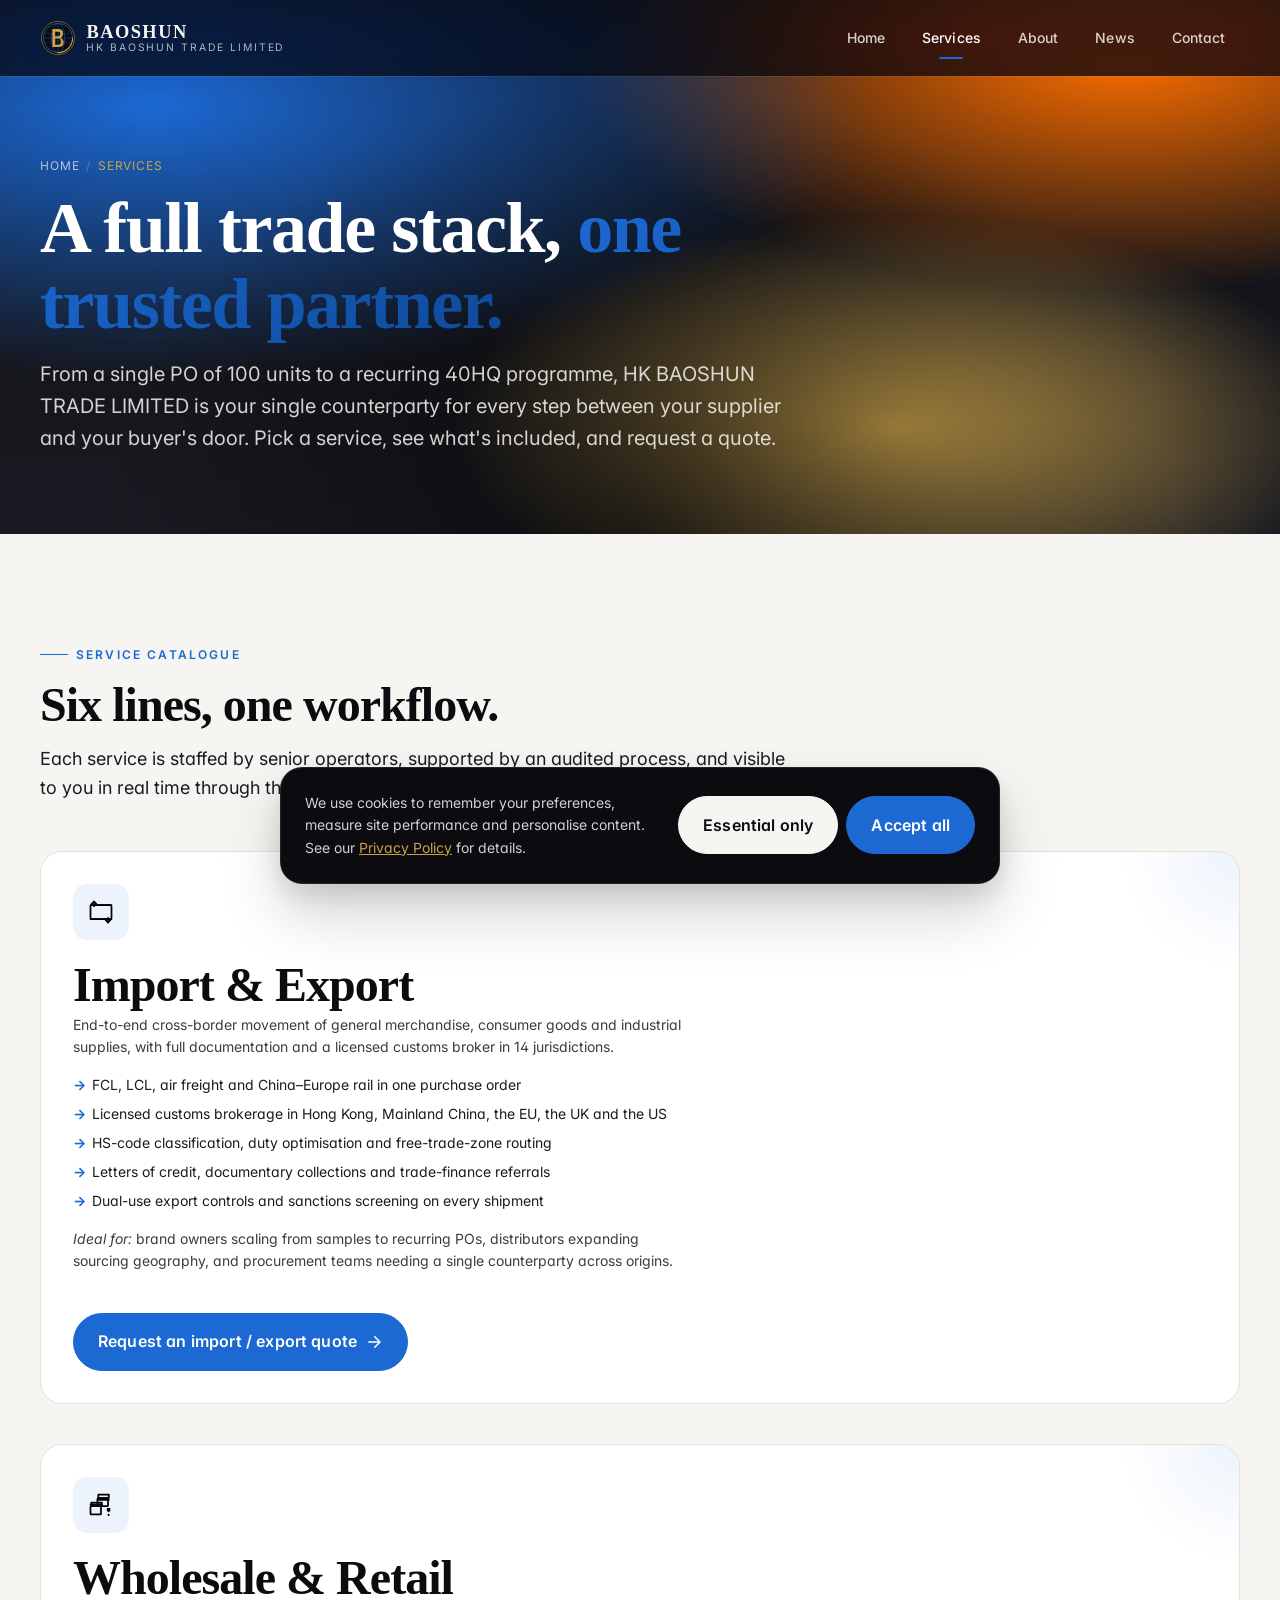
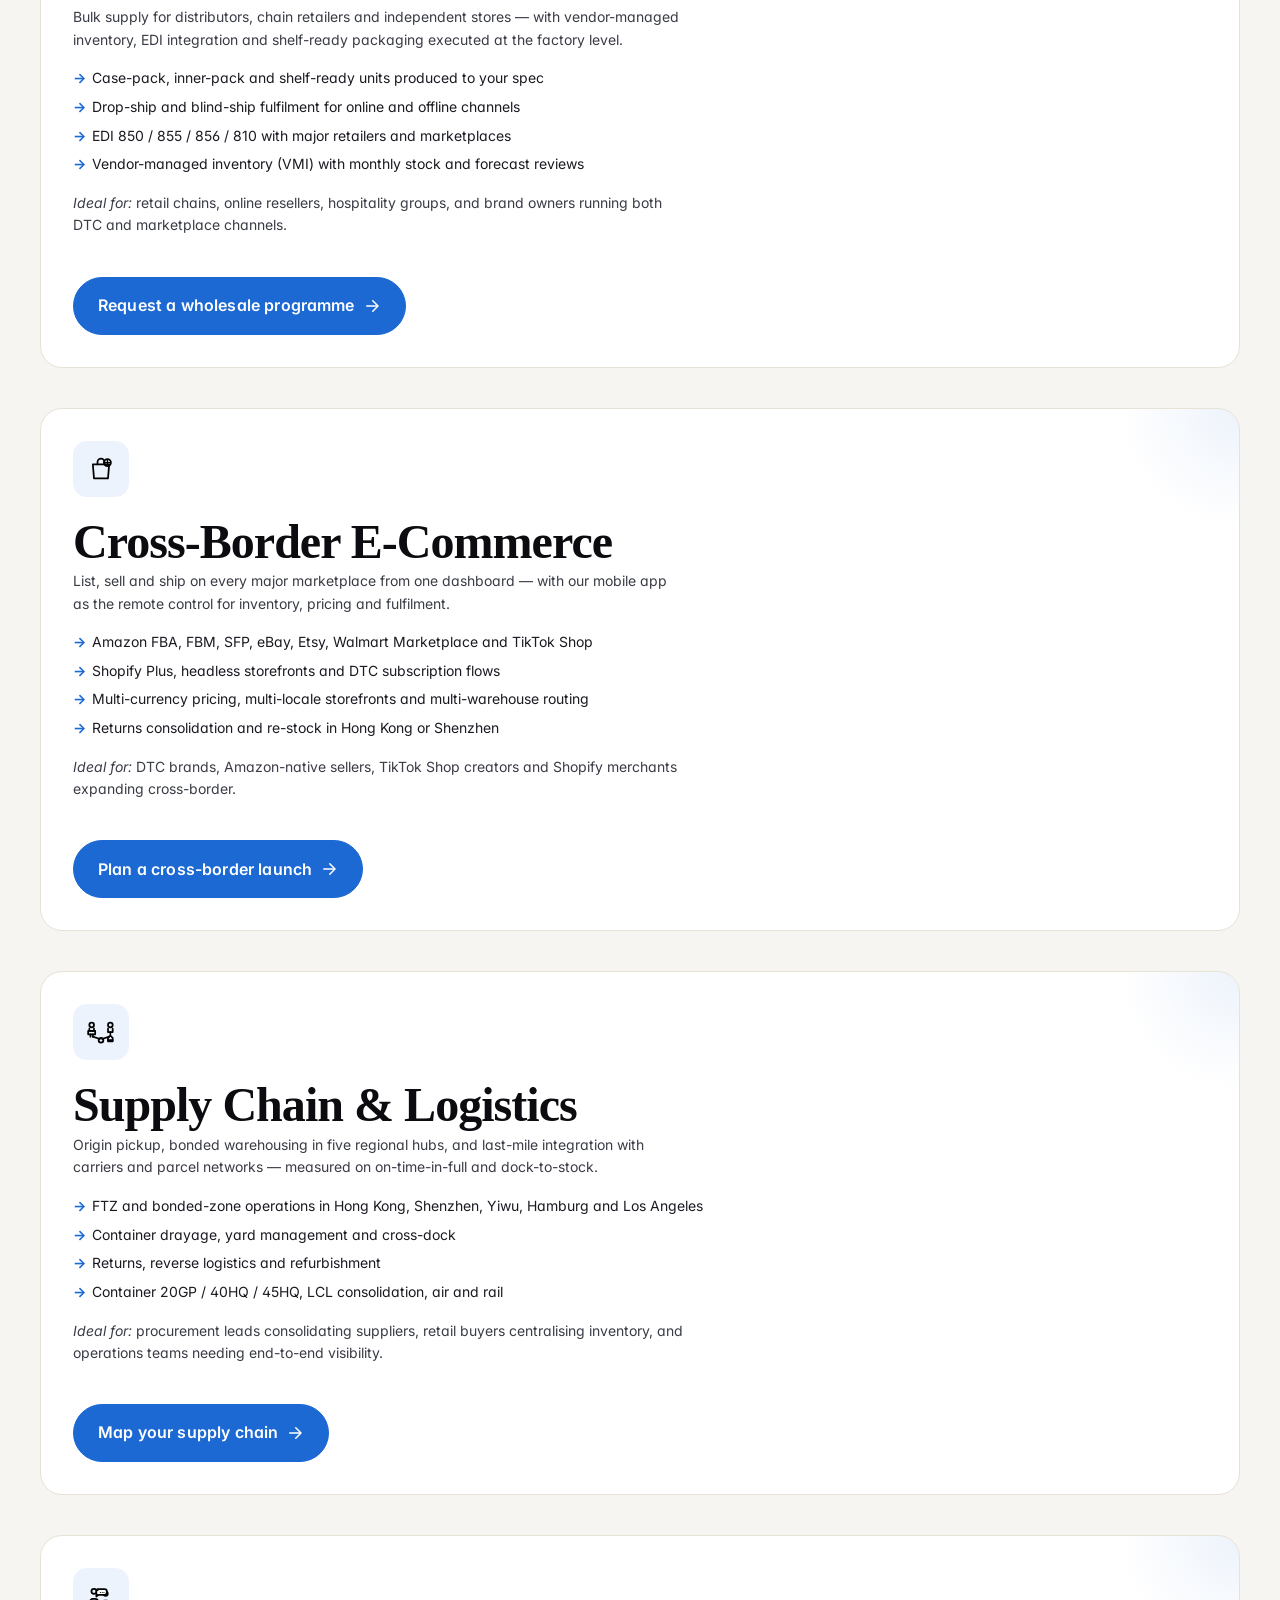
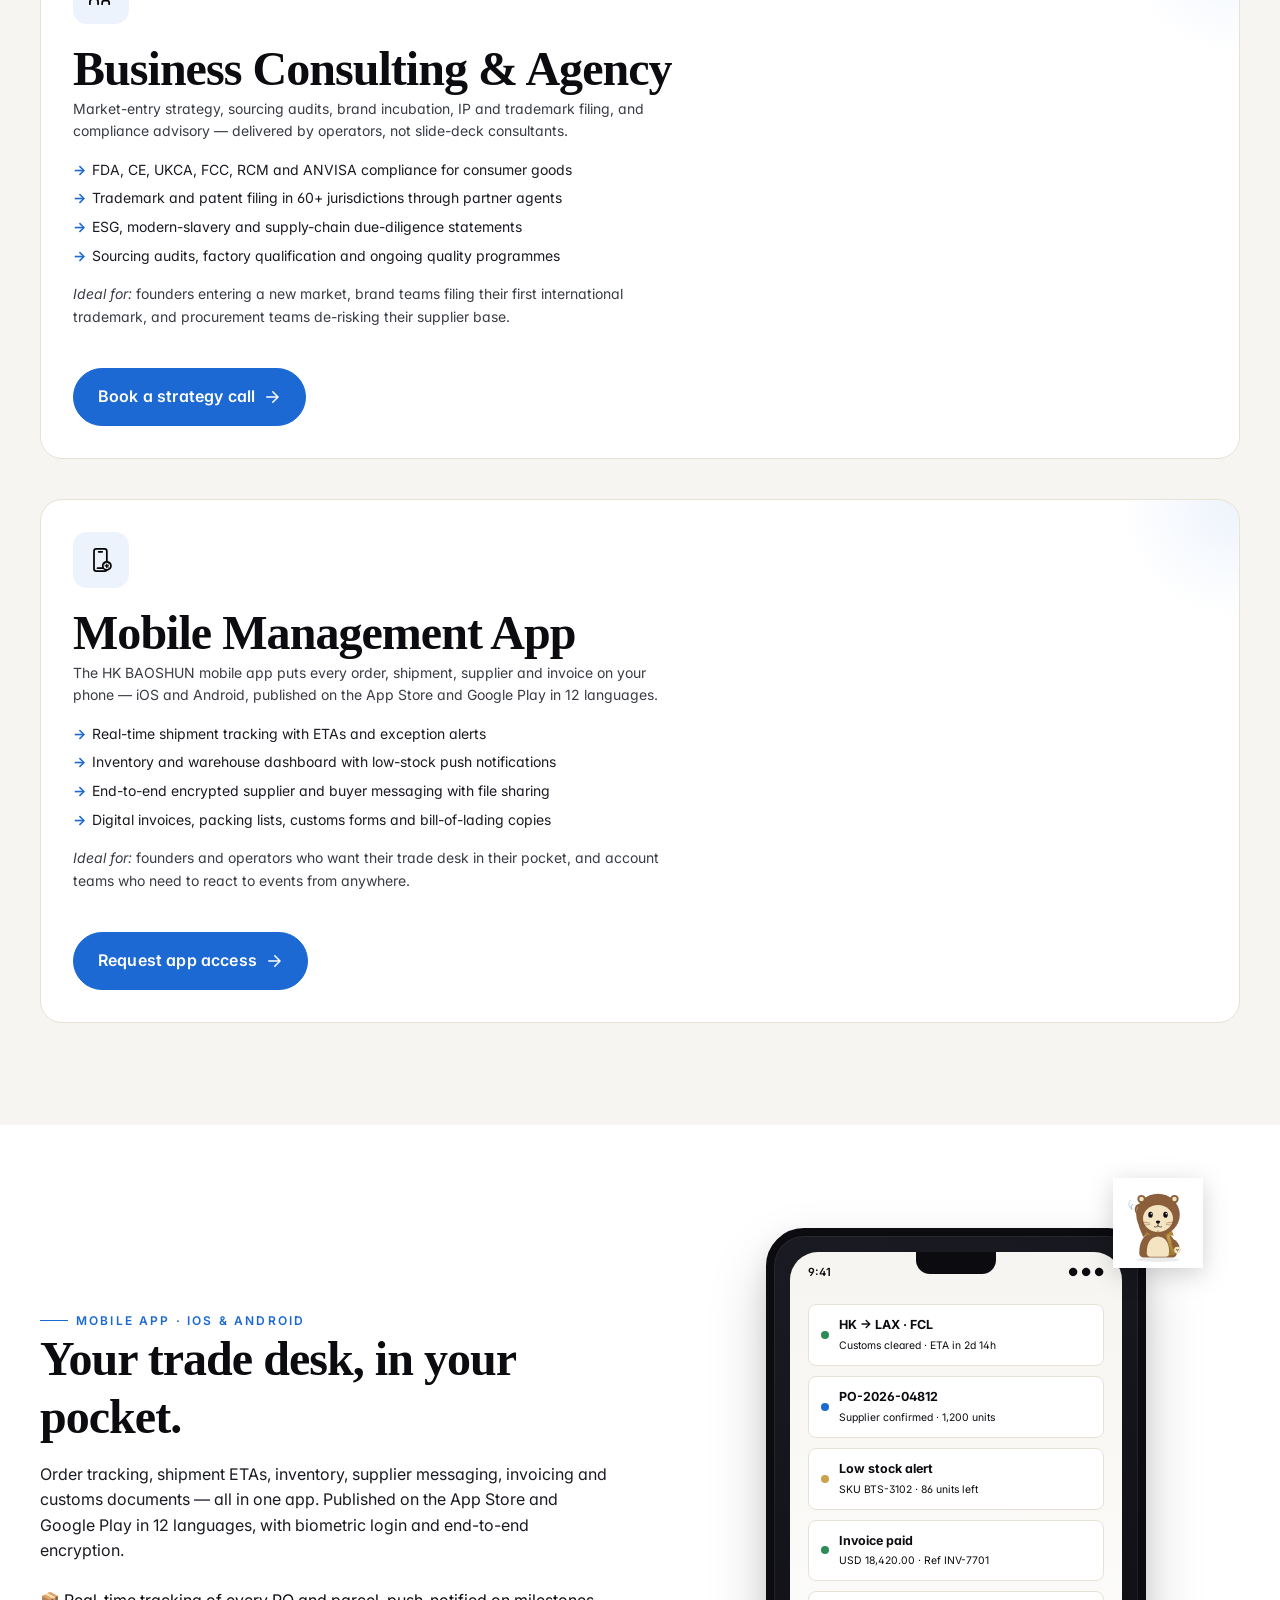
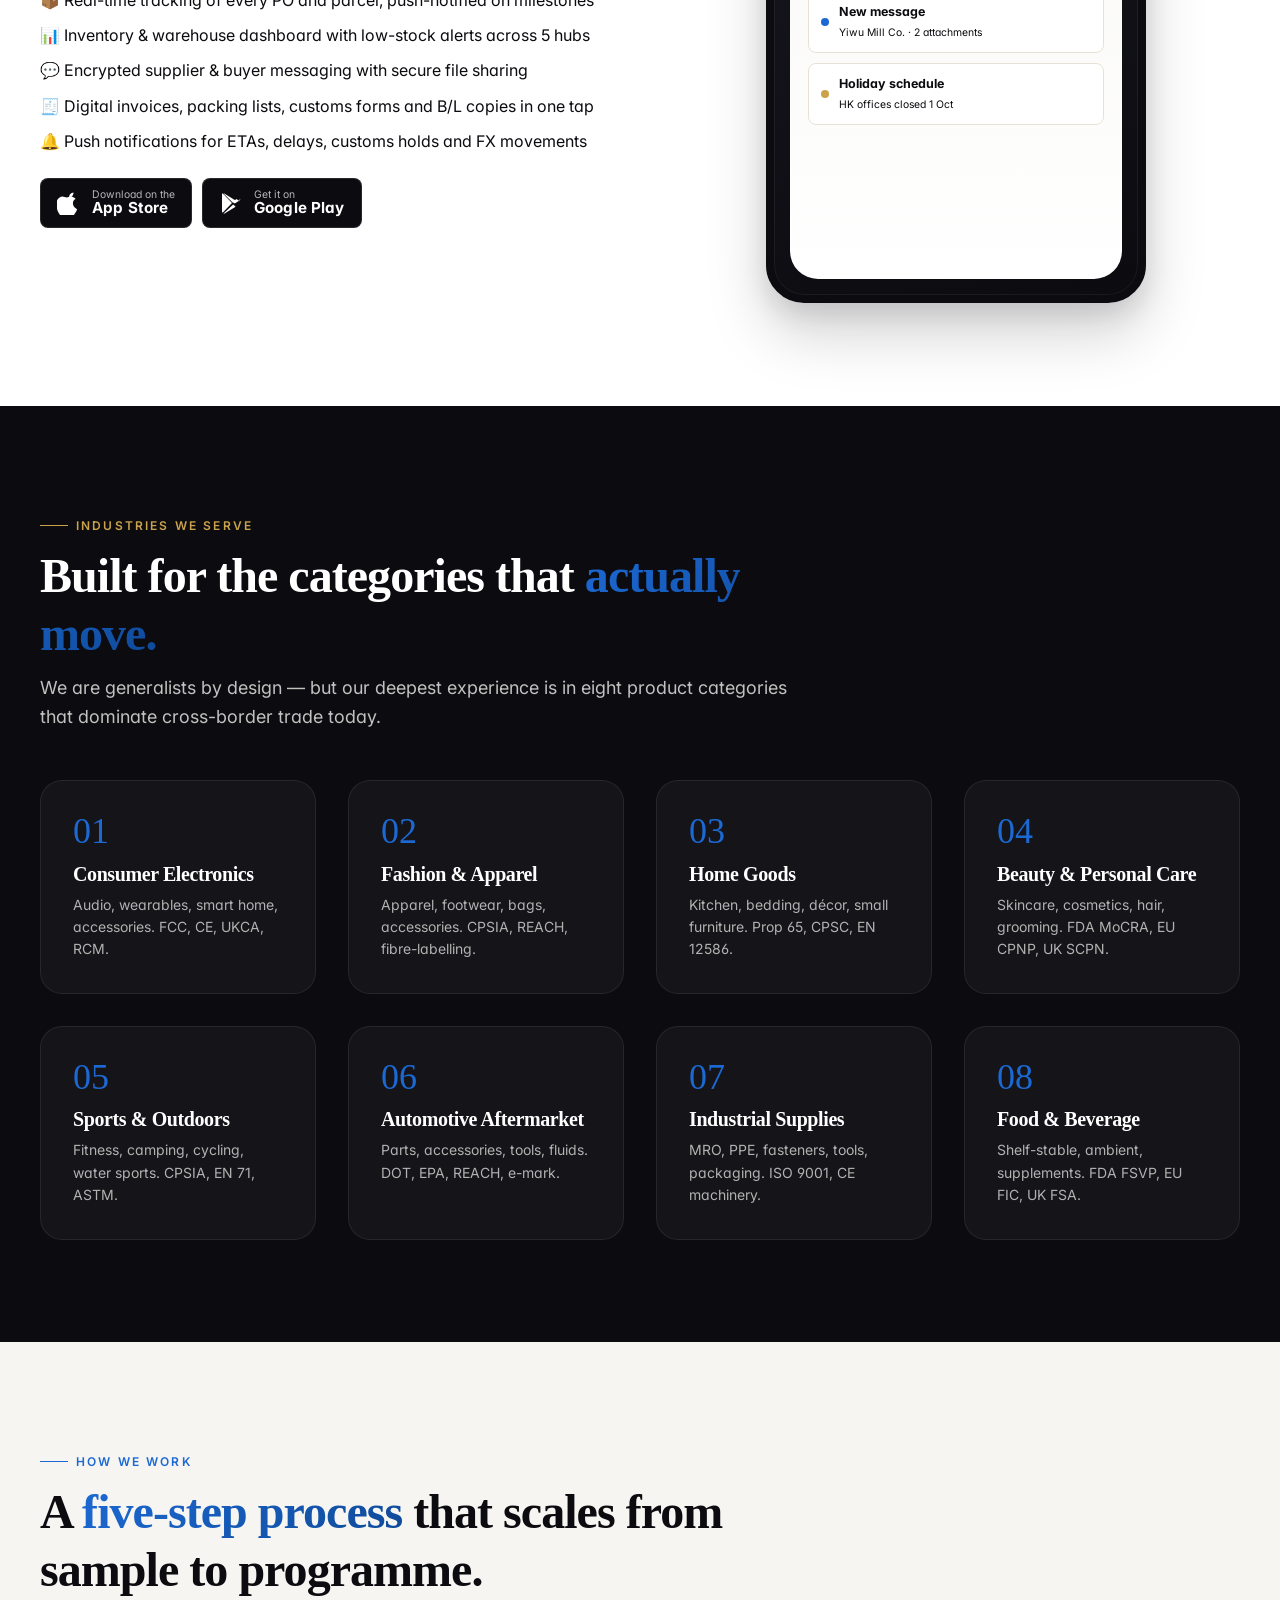
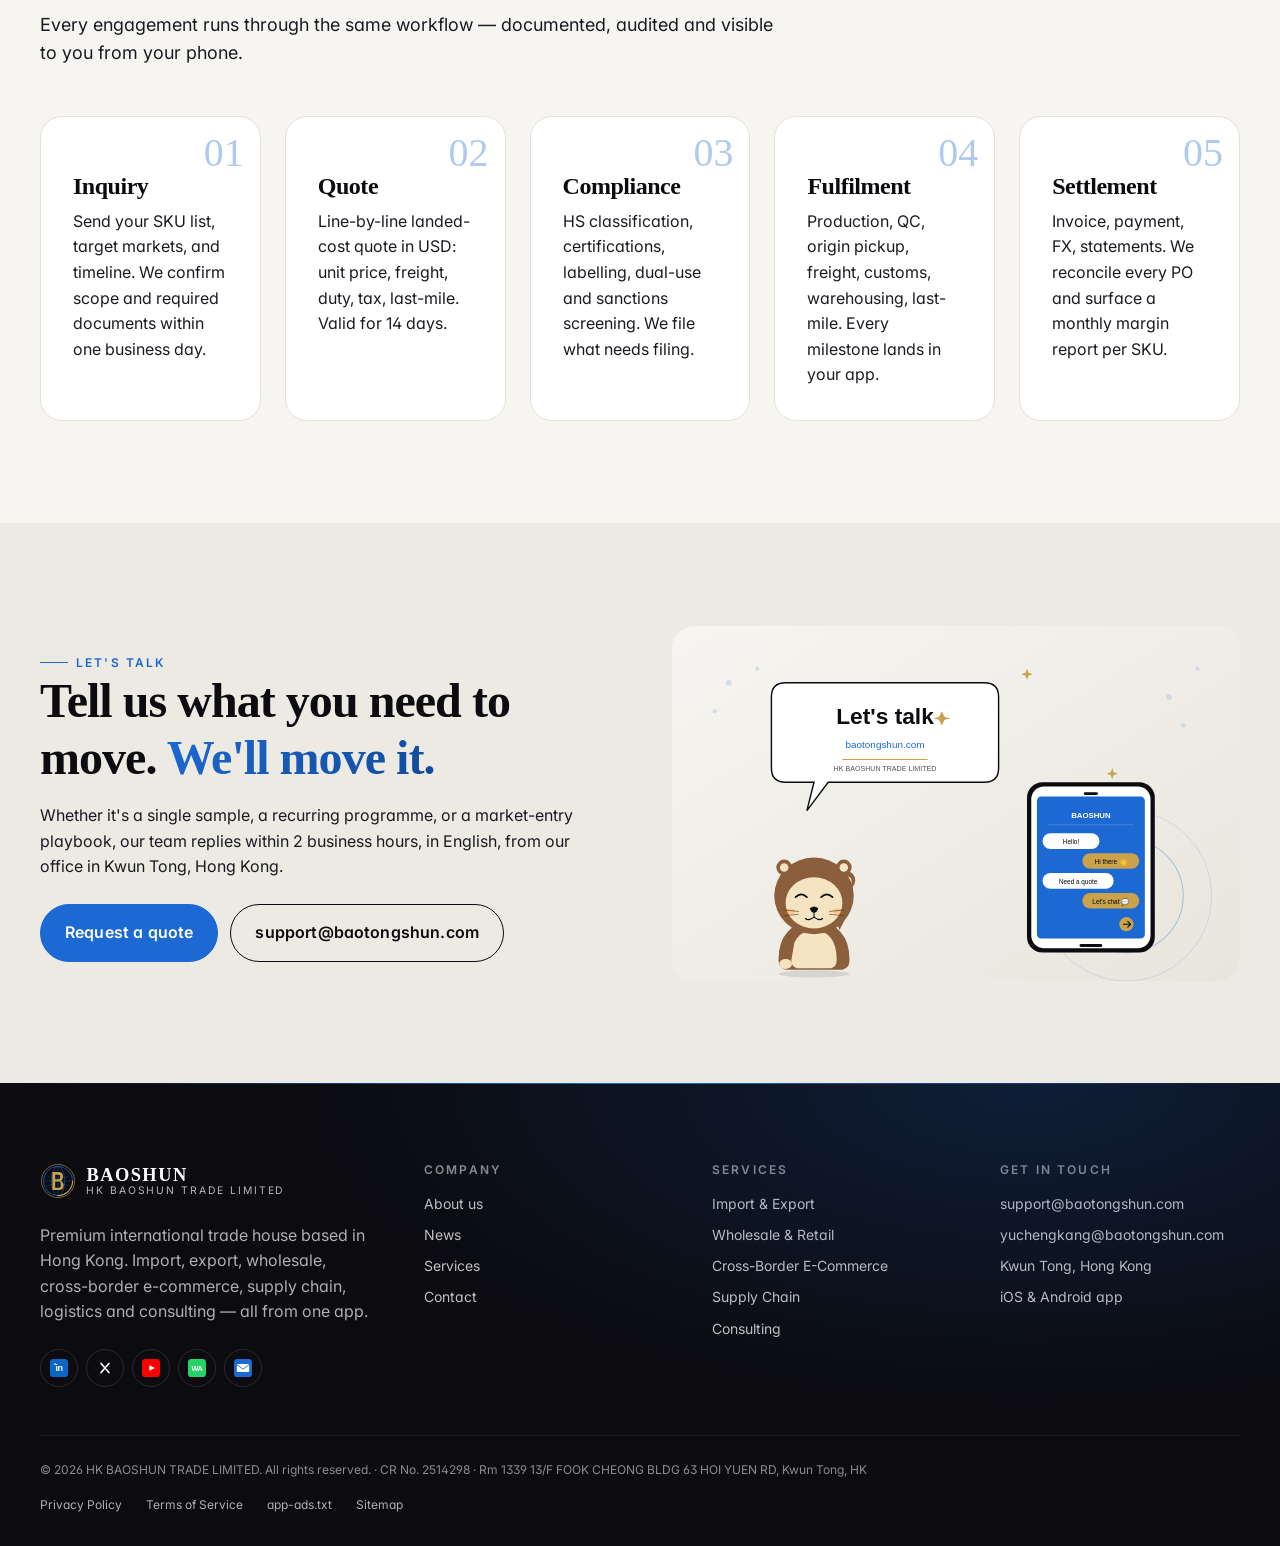
<file: services.html>
<!doctype html>
<html lang="en">
<head>
<meta charset="utf-8">
<meta name="viewport" content="width=device-width, initial-scale=1, viewport-fit=cover">
<title>Business Services — Import, Export, Logistics &amp; Cross-Border Trade | baotongshun.com</title>
<meta name="description" content="Full-service trade from Hong Kong: import, export, wholesale, cross-border e-commerce, supply chain, logistics, customs and consulting — managed on iOS and Android.">
<meta name="theme-color" content="#0B0B10">
<meta name="color-scheme" content="light dark">
<meta name="robots" content="index,follow,max-image-preview:large,max-snippet:-1">
<meta name="author" content="HK BAOSHUN TRADE LIMITED">
<meta name="keywords" content="import export services, wholesale, cross-border e-commerce, supply chain, logistics, customs brokerage, business consulting, Hong Kong trade, FCL, LCL, air freight, rail freight, Amazon FBA, mobile trade app">
<link rel="canonical" href="https://baotongshun.com/services.html">
<link rel="alternate" hreflang="en" href="https://baotongshun.com/services.html">
<link rel="alternate" hreflang="x-default" href="https://baotongshun.com/services.html">

<!-- Open Graph -->
<meta property="og:type" content="website">
<meta property="og:site_name" content="HK BAOSHUN TRADE LIMITED">
<meta property="og:title" content="Business Services — Import, Export, Logistics &amp; Cross-Border Trade">
<meta property="og:description" content="Six service lines, one trusted counterparty: import &amp; export, wholesale, cross-border e-commerce, supply chain, logistics and consulting, with a mobile app on iOS &amp; Android.">
<meta property="og:url" content="https://baotongshun.com/services.html">
<meta property="og:image" content="https://baotongshun.com/images/png/og-default.png">
<meta property="og:image:width" content="1200">
<meta property="og:image:height" content="630">
<meta property="og:locale" content="en_US">

<!-- Twitter -->
<meta name="twitter:card" content="summary_large_image">
<meta name="twitter:title" content="Business Services — HK BAOSHUN TRADE LIMITED">
<meta name="twitter:description" content="Import, export, wholesale, cross-border e-commerce, supply chain, logistics and consulting — a full trade stack from Hong Kong, managed from your phone.">
<meta name="twitter:image" content="https://baotongshun.com/images/png/og-default.png">

<!-- Icons -->
<link rel="icon" type="image/svg+xml" href="/images/svg/favicon.svg">
<link rel="apple-touch-icon" href="/images/svg/apple-touch-icon.svg">
<link rel="mask-icon" href="/images/svg/logo-mark.svg" color="#1C69D4">

<!-- Performance -->
<link rel="preconnect" href="https://fonts.googleapis.com" crossorigin>
<link rel="preconnect" href="https://fonts.gstatic.com" crossorigin>
<link rel="dns-prefetch" href="//fonts.googleapis.com">
<link rel="stylesheet" href="https://fonts.googleapis.com/css2?family=Inter:wght@400;500;600;700&display=swap" media="print" onload="this.media='all'">
<noscript><link rel="stylesheet" href="https://fonts.googleapis.com/css2?family=Inter:wght@400;500;600;700&display=swap"></noscript>

<!-- Stylesheet (load order matters) -->
<link rel="stylesheet" href="/css/reset.css">
<link rel="stylesheet" href="/css/tokens.css">
<link rel="stylesheet" href="/css/base.css">
<link rel="stylesheet" href="/css/components.css">
<link rel="stylesheet" href="/css/animations.css">
<link rel="stylesheet" href="/css/pages.css">

<!-- Structured Data -->
<script type="application/ld+json">
{
  "@context": "https://schema.org",
  "@graph": [
    {
      "@type": "WebPage",
      "@id": "https://baotongshun.com/services.html#webpage",
      "url": "https://baotongshun.com/services.html",
      "name": "Business Services — HK BAOSHUN TRADE LIMITED",
      "isPartOf": { "@id": "https://baotongshun.com/#website" },
      "about": { "@id": "https://baotongshun.com/#organization" },
      "inLanguage": "en"
    },
    {
      "@type": "BreadcrumbList",
      "itemListElement": [
        { "@type": "ListItem", "position": 1, "name": "Home", "item": "https://baotongshun.com/" },
        { "@type": "ListItem", "position": 2, "name": "Services", "item": "https://baotongshun.com/services.html" }
      ]
    },
    {
      "@type": "Service",
      "serviceType": "International Trade & Cross-Border Commerce",
      "provider": { "@id": "https://baotongshun.com/#organization" },
      "areaServed": ["US","CA","GB","DE","FR","NL","ES","IT","AU","NZ","SG","JP","KR","AE","BR"],
      "hasOfferCatalog": {
        "@type": "OfferCatalog",
        "name": "Trade Services",
        "itemListElement": [
          { "@type": "OfferCatalog", "name": "Import & Export" },
          { "@type": "OfferCatalog", "name": "Wholesale & Retail" },
          { "@type": "OfferCatalog", "name": "Cross-Border E-Commerce" },
          { "@type": "OfferCatalog", "name": "Supply Chain & Logistics" },
          { "@type": "OfferCatalog", "name": "Business Consulting & Agency" },
          { "@type": "OfferCatalog", "name": "Mobile Management App (iOS & Android)" }
        ]
      }
    }
  ]
}
</script>
</head>
<body>

<a class="skip-link" href="#main">Skip to main content</a>

<header class="site-header is-dark" role="banner">
  <div class="header-inner">
    <a class="brand" href="/" aria-label="HK BAOSHUN TRADE LIMITED — home">
      <img class="brand-mark" src="/images/svg/logo-mark.svg" alt="" width="36" height="36" loading="eager" decoding="async">
      <span class="brand-text">
        <span class="brand-name">BAOSHUN</span>
        <span class="brand-sub">HK BAOSHUN TRADE LIMITED</span>
      </span>
    </a>
    <nav class="site-nav" aria-label="Primary">
      <a href="/">Home</a>
      <a href="/services.html" aria-current="page">Services</a>
      <a href="/about.html">About</a>
      <a href="/news.html">News</a>
      <a href="/contact.html">Contact</a>
    </nav>
    <button class="nav-toggle" type="button" aria-label="Open navigation" aria-expanded="false">
      <svg viewBox="0 0 24 24" fill="none" stroke="currentColor" stroke-width="2" stroke-linecap="round" stroke-linejoin="round" aria-hidden="true"><line x1="4" y1="7" x2="20" y2="7"/><line x1="4" y1="12" x2="20" y2="12"/><line x1="4" y1="17" x2="20" y2="17"/></svg>
    </button>
  </div>
</header>

<main id="main">

<!-- ============================== PAGE HERO ============================== -->
<section class="page-hero" aria-labelledby="page-title">
  <div class="container">
    <nav class="breadcrumb" aria-label="Breadcrumb">
      <a href="/">Home</a>
      <span class="sep" aria-hidden="true">/</span>
      <span aria-current="page">Services</span>
    </nav>
    <h1 id="page-title" style="max-width: 18ch; margin-top: var(--s-4);">A full trade stack, <span class="text-grad">one trusted partner.</span></h1>
    <p class="lead" style="max-width: 60ch; margin-top: var(--s-4);">From a single PO of 100 units to a recurring 40HQ programme, HK BAOSHUN TRADE LIMITED is your single counterparty for every step between your supplier and your buyer's door. Pick a service, see what's included, and request a quote.</p>
  </div>
</section>

<!-- ============================== 6 SERVICE SECTIONS ============================== -->
<section class="section" aria-labelledby="services-title" id="catalog">
  <div class="container">
    <header class="section-head reveal">
      <span class="eyebrow">Service catalogue</span>
      <h2 id="services-title">Six lines, one workflow.</h2>
      <p>Each service is staffed by senior operators, supported by an audited process, and visible to you in real time through the mobile app.</p>
    </header>

    <div class="reveal-stagger" style="display:grid; gap: var(--s-7);">

      <article class="svc-card" id="import-export">
        <span class="icon-bubble"><img src="/images/svg/icon-import-export.svg" alt="" width="28" height="28" loading="lazy" decoding="async"></span>
        <h2>Import &amp; Export</h2>
        <p>End-to-end cross-border movement of general merchandise, consumer goods and industrial supplies, with full documentation and a licensed customs broker in 14 jurisdictions.</p>
        <ul>
          <li>FCL, LCL, air freight and China–Europe rail in one purchase order</li>
          <li>Licensed customs brokerage in Hong Kong, Mainland China, the EU, the UK and the US</li>
          <li>HS-code classification, duty optimisation and free-trade-zone routing</li>
          <li>Letters of credit, documentary collections and trade-finance referrals</li>
          <li>Dual-use export controls and sanctions screening on every shipment</li>
        </ul>
        <p style="margin-top: var(--s-4); color: var(--ink-3); font-size: var(--fs-200);"><em>Ideal for:</em> brand owners scaling from samples to recurring POs, distributors expanding sourcing geography, and procurement teams needing a single counterparty across origins.</p>
        <a class="btn btn-primary magnetic" href="/contact.html" style="margin-top: var(--s-5);">Request an import / export quote
          <svg viewBox="0 0 24 24" fill="none" stroke="currentColor" stroke-width="2" stroke-linecap="round" stroke-linejoin="round" aria-hidden="true"><path d="M5 12h14"/><path d="m13 5 7 7-7 7"/></svg>
        </a>
      </article>

      <article class="svc-card" id="wholesale-retail">
        <span class="icon-bubble"><img src="/images/svg/icon-wholesale.svg" alt="" width="28" height="28" loading="lazy" decoding="async"></span>
        <h2>Wholesale &amp; Retail</h2>
        <p>Bulk supply for distributors, chain retailers and independent stores — with vendor-managed inventory, EDI integration and shelf-ready packaging executed at the factory level.</p>
        <ul>
          <li>Case-pack, inner-pack and shelf-ready units produced to your spec</li>
          <li>Drop-ship and blind-ship fulfilment for online and offline channels</li>
          <li>EDI 850 / 855 / 856 / 810 with major retailers and marketplaces</li>
          <li>Vendor-managed inventory (VMI) with monthly stock and forecast reviews</li>
        </ul>
        <p style="margin-top: var(--s-4); color: var(--ink-3); font-size: var(--fs-200);"><em>Ideal for:</em> retail chains, online resellers, hospitality groups, and brand owners running both DTC and marketplace channels.</p>
        <a class="btn btn-primary magnetic" href="/contact.html" style="margin-top: var(--s-5);">Request a wholesale programme
          <svg viewBox="0 0 24 24" fill="none" stroke="currentColor" stroke-width="2" stroke-linecap="round" stroke-linejoin="round" aria-hidden="true"><path d="M5 12h14"/><path d="m13 5 7 7-7 7"/></svg>
        </a>
      </article>

      <article class="svc-card" id="ecommerce">
        <span class="icon-bubble"><img src="/images/svg/icon-ecommerce.svg" alt="" width="28" height="28" loading="lazy" decoding="async"></span>
        <h2>Cross-Border E-Commerce</h2>
        <p>List, sell and ship on every major marketplace from one dashboard — with our mobile app as the remote control for inventory, pricing and fulfilment.</p>
        <ul>
          <li>Amazon FBA, FBM, SFP, eBay, Etsy, Walmart Marketplace and TikTok Shop</li>
          <li>Shopify Plus, headless storefronts and DTC subscription flows</li>
          <li>Multi-currency pricing, multi-locale storefronts and multi-warehouse routing</li>
          <li>Returns consolidation and re-stock in Hong Kong or Shenzhen</li>
        </ul>
        <p style="margin-top: var(--s-4); color: var(--ink-3); font-size: var(--fs-200);"><em>Ideal for:</em> DTC brands, Amazon-native sellers, TikTok Shop creators and Shopify merchants expanding cross-border.</p>
        <a class="btn btn-primary magnetic" href="/contact.html" style="margin-top: var(--s-5);">Plan a cross-border launch
          <svg viewBox="0 0 24 24" fill="none" stroke="currentColor" stroke-width="2" stroke-linecap="round" stroke-linejoin="round" aria-hidden="true"><path d="M5 12h14"/><path d="m13 5 7 7-7 7"/></svg>
        </a>
      </article>

      <article class="svc-card" id="supply-chain">
        <span class="icon-bubble"><img src="/images/svg/icon-supply-chain.svg" alt="" width="28" height="28" loading="lazy" decoding="async"></span>
        <h2>Supply Chain &amp; Logistics</h2>
        <p>Origin pickup, bonded warehousing in five regional hubs, and last-mile integration with carriers and parcel networks — measured on on-time-in-full and dock-to-stock.</p>
        <ul>
          <li>FTZ and bonded-zone operations in Hong Kong, Shenzhen, Yiwu, Hamburg and Los Angeles</li>
          <li>Container drayage, yard management and cross-dock</li>
          <li>Returns, reverse logistics and refurbishment</li>
          <li>Container 20GP / 40HQ / 45HQ, LCL consolidation, air and rail</li>
        </ul>
        <p style="margin-top: var(--s-4); color: var(--ink-3); font-size: var(--fs-200);"><em>Ideal for:</em> procurement leads consolidating suppliers, retail buyers centralising inventory, and operations teams needing end-to-end visibility.</p>
        <a class="btn btn-primary magnetic" href="/contact.html" style="margin-top: var(--s-5);">Map your supply chain
          <svg viewBox="0 0 24 24" fill="none" stroke="currentColor" stroke-width="2" stroke-linecap="round" stroke-linejoin="round" aria-hidden="true"><path d="M5 12h14"/><path d="m13 5 7 7-7 7"/></svg>
        </a>
      </article>

      <article class="svc-card" id="consulting">
        <span class="icon-bubble"><img src="/images/svg/icon-consulting.svg" alt="" width="28" height="28" loading="lazy" decoding="async"></span>
        <h2>Business Consulting &amp; Agency</h2>
        <p>Market-entry strategy, sourcing audits, brand incubation, IP and trademark filing, and compliance advisory — delivered by operators, not slide-deck consultants.</p>
        <ul>
          <li>FDA, CE, UKCA, FCC, RCM and ANVISA compliance for consumer goods</li>
          <li>Trademark and patent filing in 60+ jurisdictions through partner agents</li>
          <li>ESG, modern-slavery and supply-chain due-diligence statements</li>
          <li>Sourcing audits, factory qualification and ongoing quality programmes</li>
        </ul>
        <p style="margin-top: var(--s-4); color: var(--ink-3); font-size: var(--fs-200);"><em>Ideal for:</em> founders entering a new market, brand teams filing their first international trademark, and procurement teams de-risking their supplier base.</p>
        <a class="btn btn-primary magnetic" href="/contact.html" style="margin-top: var(--s-5);">Book a strategy call
          <svg viewBox="0 0 24 24" fill="none" stroke="currentColor" stroke-width="2" stroke-linecap="round" stroke-linejoin="round" aria-hidden="true"><path d="M5 12h14"/><path d="m13 5 7 7-7 7"/></svg>
        </a>
      </article>

      <article class="svc-card" id="mobile-app">
        <span class="icon-bubble"><img src="/images/svg/icon-mobile-app.svg" alt="" width="28" height="28" loading="lazy" decoding="async"></span>
        <h2>Mobile Management App</h2>
        <p>The HK BAOSHUN mobile app puts every order, shipment, supplier and invoice on your phone — iOS and Android, published on the App Store and Google Play in 12 languages.</p>
        <ul>
          <li>Real-time shipment tracking with ETAs and exception alerts</li>
          <li>Inventory and warehouse dashboard with low-stock push notifications</li>
          <li>End-to-end encrypted supplier and buyer messaging with file sharing</li>
          <li>Digital invoices, packing lists, customs forms and bill-of-lading copies</li>
        </ul>
        <p style="margin-top: var(--s-4); color: var(--ink-3); font-size: var(--fs-200);"><em>Ideal for:</em> founders and operators who want their trade desk in their pocket, and account teams who need to react to events from anywhere.</p>
        <a class="btn btn-primary magnetic" href="/contact.html" style="margin-top: var(--s-5);">Request app access
          <svg viewBox="0 0 24 24" fill="none" stroke="currentColor" stroke-width="2" stroke-linecap="round" stroke-linejoin="round" aria-hidden="true"><path d="M5 12h14"/><path d="m13 5 7 7-7 7"/></svg>
        </a>
      </article>

    </div>
  </div>
</section>

<!-- ============================== APP FEATURE ============================== -->
<section class="section" aria-labelledby="app-title" style="background: var(--paper-2);">
  <div class="container">
    <div class="app-feature">
      <div class="reveal">
        <span class="eyebrow">Mobile App · iOS &amp; Android</span>
        <h2 id="app-title">Your trade desk, in your pocket.</h2>
        <p style="margin-block: var(--s-4) var(--s-5);">Order tracking, shipment ETAs, inventory, supplier messaging, invoicing and customs documents — all in one app. Published on the App Store and Google Play in 12 languages, with biometric login and end-to-end encryption.</p>
        <ul class="flex" style="flex-direction:column; gap: 0.6rem; margin-bottom: var(--s-5);">
          <li>📦 Real-time tracking of every PO and parcel, push-notified on milestones</li>
          <li>📊 Inventory &amp; warehouse dashboard with low-stock alerts across 5 hubs</li>
          <li>💬 Encrypted supplier &amp; buyer messaging with secure file sharing</li>
          <li>🧾 Digital invoices, packing lists, customs forms and B/L copies in one tap</li>
          <li>🔔 Push notifications for ETAs, delays, customs holds and FX movements</li>
        </ul>
        <div class="store-badges">
          <a class="store-badge" href="https://apps.apple.com/hk/app/id000000000" aria-label="Download on the App Store" rel="noopener noreferrer">
            <svg viewBox="0 0 24 24" fill="currentColor" aria-hidden="true"><path d="M16.5 1.5c.1 1.3-.4 2.5-1.2 3.4-.8.9-2 1.6-3.2 1.5-.1-1.2.5-2.5 1.2-3.3.8-.9 2.1-1.5 3.2-1.6Zm3.6 17c-.6 1.4-1 2-1.7 3.3-1 1.7-2.5 3.9-4.3 3.9-1.6 0-2-1-4.1-1-2.1 0-2.5 1-4.1 1C4 25.7 2.7 23.7 1.7 22c-2.7-4.7-3-10.2-1.3-13.2 1.2-2.1 3.1-3.4 4.9-3.4 1.8 0 2.9 1 4.4 1 1.4 0 2.3-1 4.4-1 1.6 0 3.3.9 4.5 2.4-4 2.2-3.3 7.9.5 9.7Z"/></svg>
            <span class="store-badge-text"><small>Download on the</small><strong>App Store</strong></span>
          </a>
          <a class="store-badge" href="https://play.google.com/store/apps/details?id=com.baotongshun.app" aria-label="Get it on Google Play" rel="noopener noreferrer">
            <svg viewBox="0 0 24 24" fill="currentColor" aria-hidden="true"><path d="M3.6 2.3C3.2 2.6 3 3.1 3 3.7v16.6c0 .6.2 1.1.6 1.4l9.4-9.7L3.6 2.3Zm10.6 9.7 2.4-2.5L5.6 2.7c-.4-.2-.8-.2-1.1-.1l9.7 9.4Zm0 1.4L4.5 22.6c.3.1.7.1 1.1-.1l11-6.8-2.4-2.3Zm6.5-3.2L17.4 8 14 10.7l1.7 1.7 4.9-2.8c.9-.5.9-1.4.1-1.9Z"/></svg>
            <span class="store-badge-text"><small>Get it on</small><strong>Google Play</strong></span>
          </a>
        </div>
      </div>
      <div class="reveal">
        <div class="device-mock">
          <div class="device-screen">
            <div class="device-notch"></div>
            <div class="device-status"><span>9:41</span><span>● ● ●</span></div>
            <div class="device-content">
              <div class="device-card"><span class="dot green"></span><div><strong>HK → LAX · FCL</strong><br><small>Customs cleared · ETA in 2d 14h</small></div></div>
              <div class="device-card"><span class="dot blue"></span><div><strong>PO-2026-04812</strong><br><small>Supplier confirmed · 1,200 units</small></div></div>
              <div class="device-card"><span class="dot gold"></span><div><strong>Low stock alert</strong><br><small>SKU BTS-3102 · 86 units left</small></div></div>
              <div class="device-card"><span class="dot green"></span><div><strong>Invoice paid</strong><br><small>USD 18,420.00 · Ref INV-7701</small></div></div>
              <div class="device-card"><span class="dot blue"></span><div><strong>New message</strong><br><small>Yiwu Mill Co. · 2 attachments</small></div></div>
              <div class="device-card"><span class="dot gold"></span><div><strong>Holiday schedule</strong><br><small>HK offices closed 1 Oct</small></div></div>
            </div>
          </div>
        </div>
        <img class="sticker" style="right: 6%; top: 6%; width: 90px;" src="/images/svg/mascot-bao-waving.svg" alt="" aria-hidden="true" width="90" height="90" loading="lazy" decoding="async">
      </div>
    </div>
  </div>
</section>

<!-- ============================== INDUSTRIES ============================== -->
<section class="section section-dark" aria-labelledby="industries-title">
  <div class="container">
    <header class="section-head reveal" style="color:#fff;">
      <span class="eyebrow" style="color: var(--gold);">Industries we serve</span>
      <h2 id="industries-title" style="color:#fff;">Built for the categories that <span class="text-grad">actually move.</span></h2>
      <p style="color: rgba(246,245,241,0.78);">We are generalists by design — but our deepest experience is in eight product categories that dominate cross-border trade today.</p>
    </header>
    <div class="grid grid-4 reveal-stagger">
      <article class="value-card" style="color:#fff; background: rgba(255,255,255,0.04); border-color: rgba(255,255,255,0.08);">
        <span class="value-num">01</span>
        <h3 style="color:#fff; margin-top: var(--s-3);">Consumer Electronics</h3>
        <p style="color: rgba(246,245,241,0.7);">Audio, wearables, smart home, accessories. FCC, CE, UKCA, RCM.</p>
      </article>
      <article class="value-card" style="color:#fff; background: rgba(255,255,255,0.04); border-color: rgba(255,255,255,0.08);">
        <span class="value-num">02</span>
        <h3 style="color:#fff; margin-top: var(--s-3);">Fashion &amp; Apparel</h3>
        <p style="color: rgba(246,245,241,0.7);">Apparel, footwear, bags, accessories. CPSIA, REACH, fibre-labelling.</p>
      </article>
      <article class="value-card" style="color:#fff; background: rgba(255,255,255,0.04); border-color: rgba(255,255,255,0.08);">
        <span class="value-num">03</span>
        <h3 style="color:#fff; margin-top: var(--s-3);">Home Goods</h3>
        <p style="color: rgba(246,245,241,0.7);">Kitchen, bedding, décor, small furniture. Prop 65, CPSC, EN 12586.</p>
      </article>
      <article class="value-card" style="color:#fff; background: rgba(255,255,255,0.04); border-color: rgba(255,255,255,0.08);">
        <span class="value-num">04</span>
        <h3 style="color:#fff; margin-top: var(--s-3);">Beauty &amp; Personal Care</h3>
        <p style="color: rgba(246,245,241,0.7);">Skincare, cosmetics, hair, grooming. FDA MoCRA, EU CPNP, UK SCPN.</p>
      </article>
      <article class="value-card" style="color:#fff; background: rgba(255,255,255,0.04); border-color: rgba(255,255,255,0.08);">
        <span class="value-num">05</span>
        <h3 style="color:#fff; margin-top: var(--s-3);">Sports &amp; Outdoors</h3>
        <p style="color: rgba(246,245,241,0.7);">Fitness, camping, cycling, water sports. CPSIA, EN 71, ASTM.</p>
      </article>
      <article class="value-card" style="color:#fff; background: rgba(255,255,255,0.04); border-color: rgba(255,255,255,0.08);">
        <span class="value-num">06</span>
        <h3 style="color:#fff; margin-top: var(--s-3);">Automotive Aftermarket</h3>
        <p style="color: rgba(246,245,241,0.7);">Parts, accessories, tools, fluids. DOT, EPA, REACH, e-mark.</p>
      </article>
      <article class="value-card" style="color:#fff; background: rgba(255,255,255,0.04); border-color: rgba(255,255,255,0.08);">
        <span class="value-num">07</span>
        <h3 style="color:#fff; margin-top: var(--s-3);">Industrial Supplies</h3>
        <p style="color: rgba(246,245,241,0.7);">MRO, PPE, fasteners, tools, packaging. ISO 9001, CE machinery.</p>
      </article>
      <article class="value-card" style="color:#fff; background: rgba(255,255,255,0.04); border-color: rgba(255,255,255,0.08);">
        <span class="value-num">08</span>
        <h3 style="color:#fff; margin-top: var(--s-3);">Food &amp; Beverage</h3>
        <p style="color: rgba(246,245,241,0.7);">Shelf-stable, ambient, supplements. FDA FSVP, EU FIC, UK FSA.</p>
      </article>
    </div>
  </div>
</section>

<!-- ============================== PROCESS ============================== -->
<section class="section" aria-labelledby="process-title">
  <div class="container">
    <header class="section-head reveal">
      <span class="eyebrow">How we work</span>
      <h2 id="process-title">A <span class="text-grad">five-step process</span> that scales from sample to programme.</h2>
      <p>Every engagement runs through the same workflow — documented, audited and visible to you from your phone.</p>
    </header>
    <ol class="reveal-stagger" style="display: grid; grid-template-columns: repeat(5, 1fr); gap: var(--s-5); counter-reset: step; list-style: none; padding: 0;">
      <li class="card" style="counter-increment: step; position: relative;">
        <span style="position:absolute; top: var(--s-4); right: var(--s-4); font-family: var(--font-display); font-size: 2.5rem; color: var(--accent); line-height: 1; opacity: 0.35;" aria-hidden="true">01</span>
        <h3 class="card-title" style="margin-top: var(--s-5);">Inquiry</h3>
        <p>Send your SKU list, target markets, and timeline. We confirm scope and required documents within one business day.</p>
      </li>
      <li class="card" style="counter-increment: step; position: relative;">
        <span style="position:absolute; top: var(--s-4); right: var(--s-4); font-family: var(--font-display); font-size: 2.5rem; color: var(--accent); line-height: 1; opacity: 0.35;" aria-hidden="true">02</span>
        <h3 class="card-title" style="margin-top: var(--s-5);">Quote</h3>
        <p>Line-by-line landed-cost quote in USD: unit price, freight, duty, tax, last-mile. Valid for 14 days.</p>
      </li>
      <li class="card" style="counter-increment: step; position: relative;">
        <span style="position:absolute; top: var(--s-4); right: var(--s-4); font-family: var(--font-display); font-size: 2.5rem; color: var(--accent); line-height: 1; opacity: 0.35;" aria-hidden="true">03</span>
        <h3 class="card-title" style="margin-top: var(--s-5);">Compliance</h3>
        <p>HS classification, certifications, labelling, dual-use and sanctions screening. We file what needs filing.</p>
      </li>
      <li class="card" style="counter-increment: step; position: relative;">
        <span style="position:absolute; top: var(--s-4); right: var(--s-4); font-family: var(--font-display); font-size: 2.5rem; color: var(--accent); line-height: 1; opacity: 0.35;" aria-hidden="true">04</span>
        <h3 class="card-title" style="margin-top: var(--s-5);">Fulfilment</h3>
        <p>Production, QC, origin pickup, freight, customs, warehousing, last-mile. Every milestone lands in your app.</p>
      </li>
      <li class="card" style="counter-increment: step; position: relative;">
        <span style="position:absolute; top: var(--s-4); right: var(--s-4); font-family: var(--font-display); font-size: 2.5rem; color: var(--accent); line-height: 1; opacity: 0.35;" aria-hidden="true">05</span>
        <h3 class="card-title" style="margin-top: var(--s-5);">Settlement</h3>
        <p>Invoice, payment, FX, statements. We reconcile every PO and surface a monthly margin report per SKU.</p>
      </li>
    </ol>
  </div>
</section>

<!-- ============================== CTA ============================== -->
<section class="section" aria-labelledby="cta-title" style="background: var(--paper-3);">
  <div class="container">
    <div class="grid grid-2" style="align-items: center; gap: var(--s-9);">
      <div class="reveal">
        <span class="eyebrow">Let's talk</span>
        <h2 id="cta-title">Tell us what you need to move. <span class="text-grad">We'll move it.</span></h2>
        <p style="margin-block: var(--s-4) var(--s-5);">Whether it's a single sample, a recurring programme, or a market-entry playbook, our team replies within 2 business hours, in English, from our office in Kwun Tong, Hong Kong.</p>
        <div class="hero-ctas" style="margin-top: 0;">
          <a class="btn btn-primary magnetic" href="/contact.html">Request a quote</a>
          <a class="btn btn-ghost magnetic" href="mailto:support@baotongshun.com">support@baotongshun.com</a>
        </div>
      </div>
      <div class="reveal" style="position: relative;">
        <img src="/images/svg/cta-illustration.svg" alt="Bao the otter waving hello next to a phone showing a chat bubble" width="800" height="500" loading="lazy" decoding="async" style="width:100%; height:auto; border-radius: var(--r-4);">
      </div>
    </div>
  </div>
</section>

</main>

<!-- ============================== FOOTER ============================== -->
<footer class="site-footer" role="contentinfo">
  <div class="container">
    <div class="footer-grid">
      <div class="footer-brand">
        <a class="brand" href="/">
          <img class="brand-mark" src="/images/svg/logo-mark.svg" alt="" width="36" height="36" loading="lazy" decoding="async">
          <span class="brand-text">
            <span class="brand-name">BAOSHUN</span>
            <span class="brand-sub">HK BAOSHUN TRADE LIMITED</span>
          </span>
        </a>
        <p>Premium international trade house based in Hong Kong. Import, export, wholesale, cross-border e-commerce, supply chain, logistics and consulting — all from one app.</p>
        <div class="footer-social" aria-label="Social channels">
          <a href="https://www.linkedin.com/" aria-label="LinkedIn" rel="noopener noreferrer"><img src="/images/svg/social-linkedin.svg" alt="" width="18" height="18" loading="lazy"></a>
          <a href="https://x.com/" aria-label="X (Twitter)" rel="noopener noreferrer"><img src="/images/svg/social-x.svg" alt="" width="18" height="18" loading="lazy"></a>
          <a href="https://youtube.com/" aria-label="YouTube" rel="noopener noreferrer"><img src="/images/svg/social-youtube.svg" alt="" width="18" height="18" loading="lazy"></a>
          <a href="https://wa.me/85200000000" aria-label="WhatsApp" rel="noopener noreferrer"><img src="/images/svg/social-whatsapp.svg" alt="" width="18" height="18" loading="lazy"></a>
          <a href="mailto:support@baotongshun.com" aria-label="Email us"><img src="/images/svg/social-email.svg" alt="" width="18" height="18" loading="lazy"></a>
        </div>
      </div>
      <div>
        <h3 class="footer-h">Company</h3>
        <nav class="footer-nav" aria-label="Company">
          <a href="/about.html">About us</a>
          <a href="/news.html">News</a>
          <a href="/services.html">Services</a>
          <a href="/contact.html">Contact</a>
        </nav>
      </div>
      <div>
        <h3 class="footer-h">Services</h3>
        <nav class="footer-nav" aria-label="Services">
          <a href="/services.html#import-export">Import &amp; Export</a>
          <a href="/services.html#wholesale-retail">Wholesale &amp; Retail</a>
          <a href="/services.html#ecommerce">Cross-Border E-Commerce</a>
          <a href="/services.html#supply-chain">Supply Chain</a>
          <a href="/services.html#consulting">Consulting</a>
        </nav>
      </div>
      <div>
        <h3 class="footer-h">Get in touch</h3>
        <nav class="footer-nav" aria-label="Contact">
          <a href="mailto:support@baotongshun.com">support@baotongshun.com</a>
          <a href="mailto:yuchengkang@baotongshun.com">yuchengkang@baotongshun.com</a>
          <a href="/contact.html">Kwun Tong, Hong Kong</a>
          <a href="/services.html#mobile-app">iOS &amp; Android app</a>
        </nav>
      </div>
    </div>
    <div class="footer-bottom">
      <span>© <span data-year>2026</span> HK BAOSHUN TRADE LIMITED. All rights reserved. · CR No. 2514298 · Rm 1339 13/F FOOK CHEONG BLDG 63 HOI YUEN RD, Kwun Tong, HK</span>
      <nav class="footer-legal" aria-label="Legal">
        <a href="/legal/privacy-policy.html">Privacy Policy</a>
        <a href="/legal/terms-of-service.html">Terms of Service</a>
        <a href="/app-ads.txt">app-ads.txt</a>
        <a href="/sitemap.xml">Sitemap</a>
      </nav>
    </div>
  </div>
</footer>

<!-- Cookie banner -->
<aside class="cookie-banner" role="region" aria-label="Cookie notice">
  <p>We use cookies to remember your preferences, measure site performance and personalise content. See our <a href="/legal/privacy-policy.html" style="color:var(--gold); text-decoration:underline;">Privacy Policy</a> for details.</p>
  <div class="actions">
    <button class="btn btn-ghost btn-light" data-cookie="essential" type="button">Essential only</button>
    <button class="btn btn-primary" data-cookie="all" type="button">Accept all</button>
  </div>
</aside>

<script src="/js/main.js" defer></script>
</body>
</html>
</file>
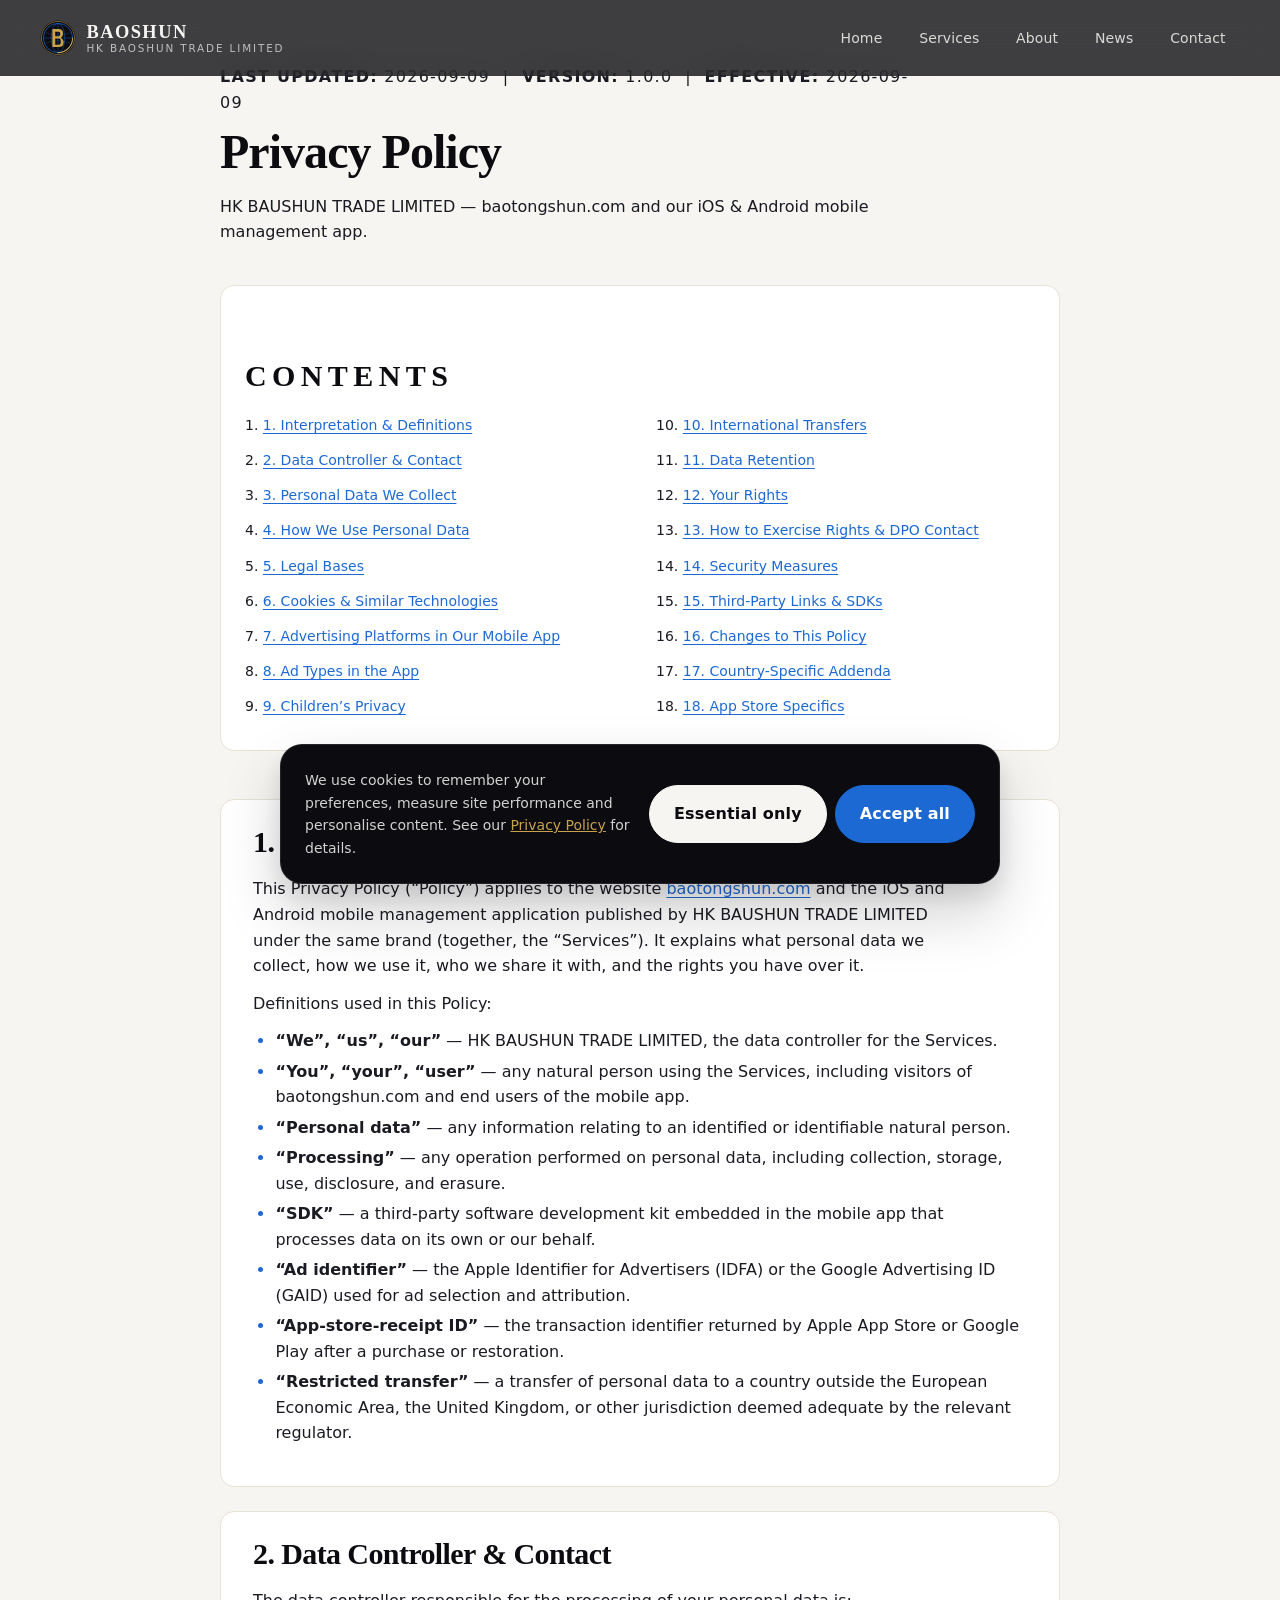
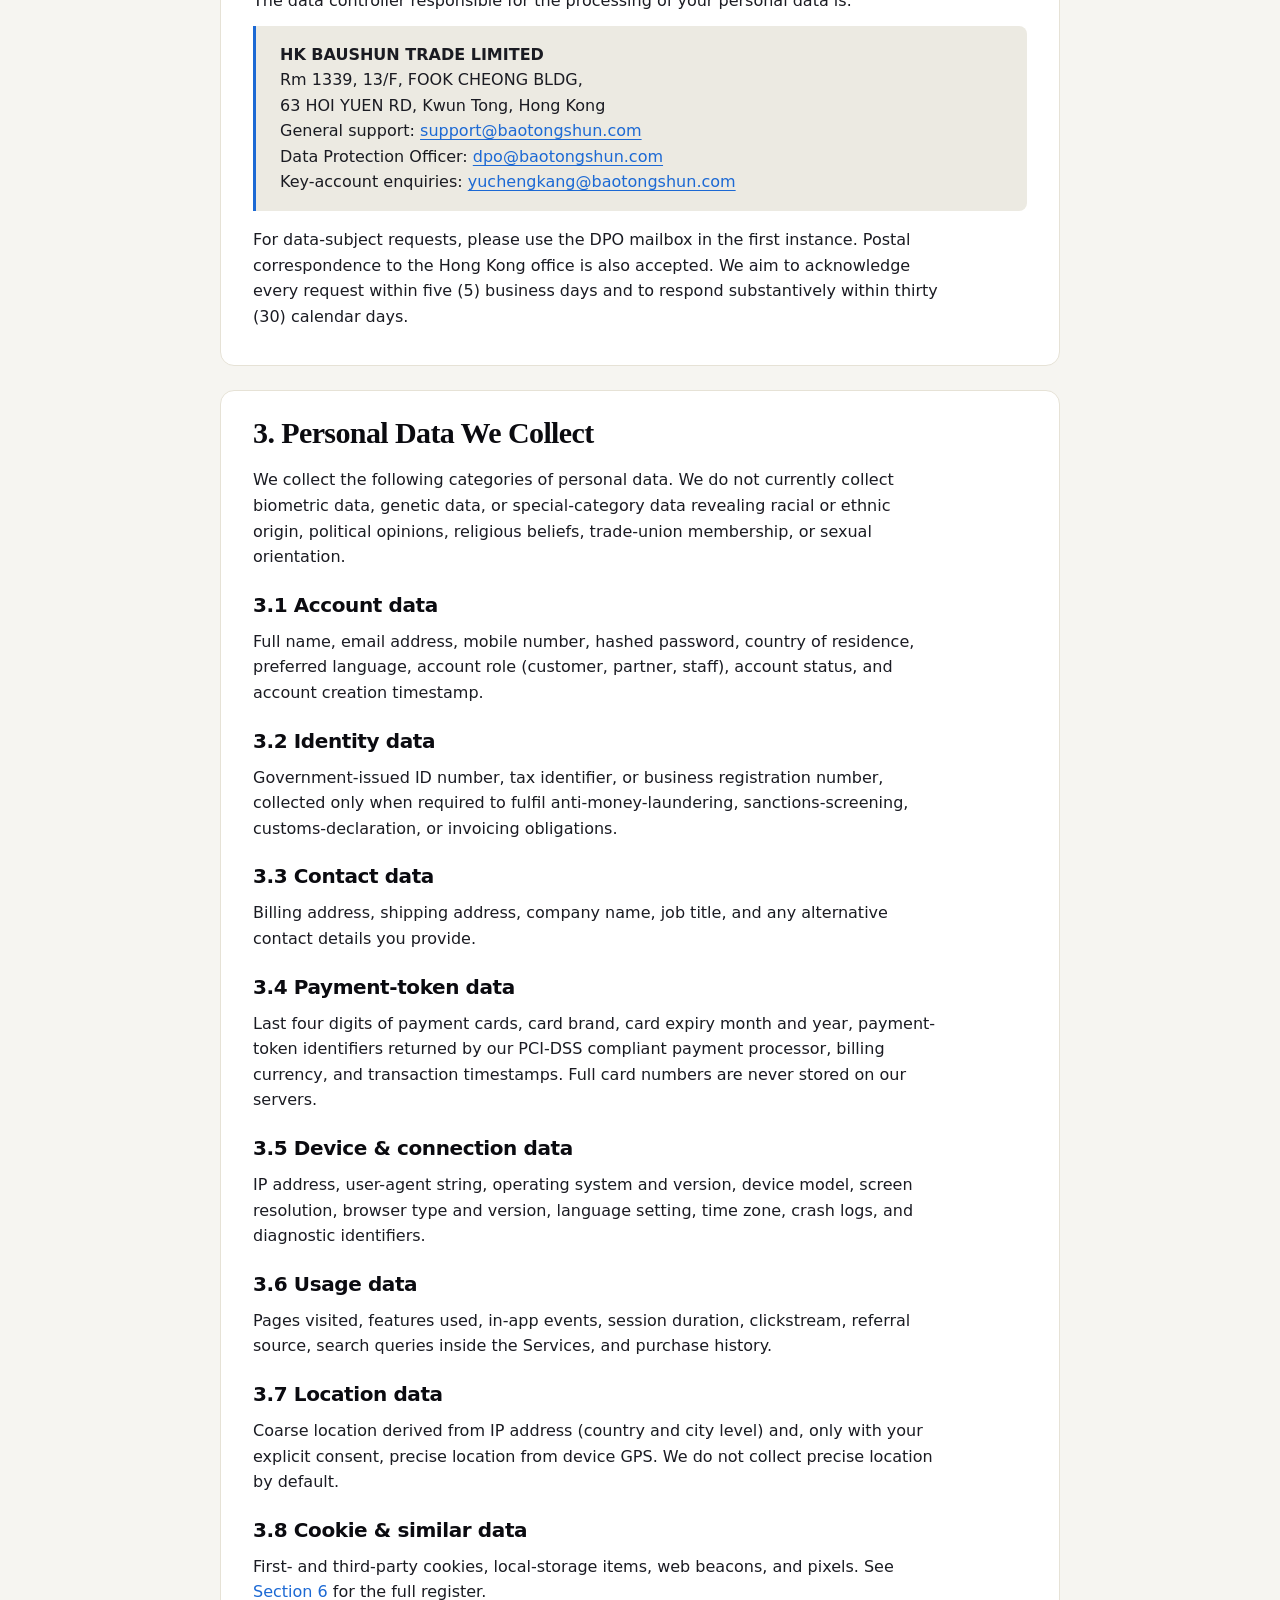
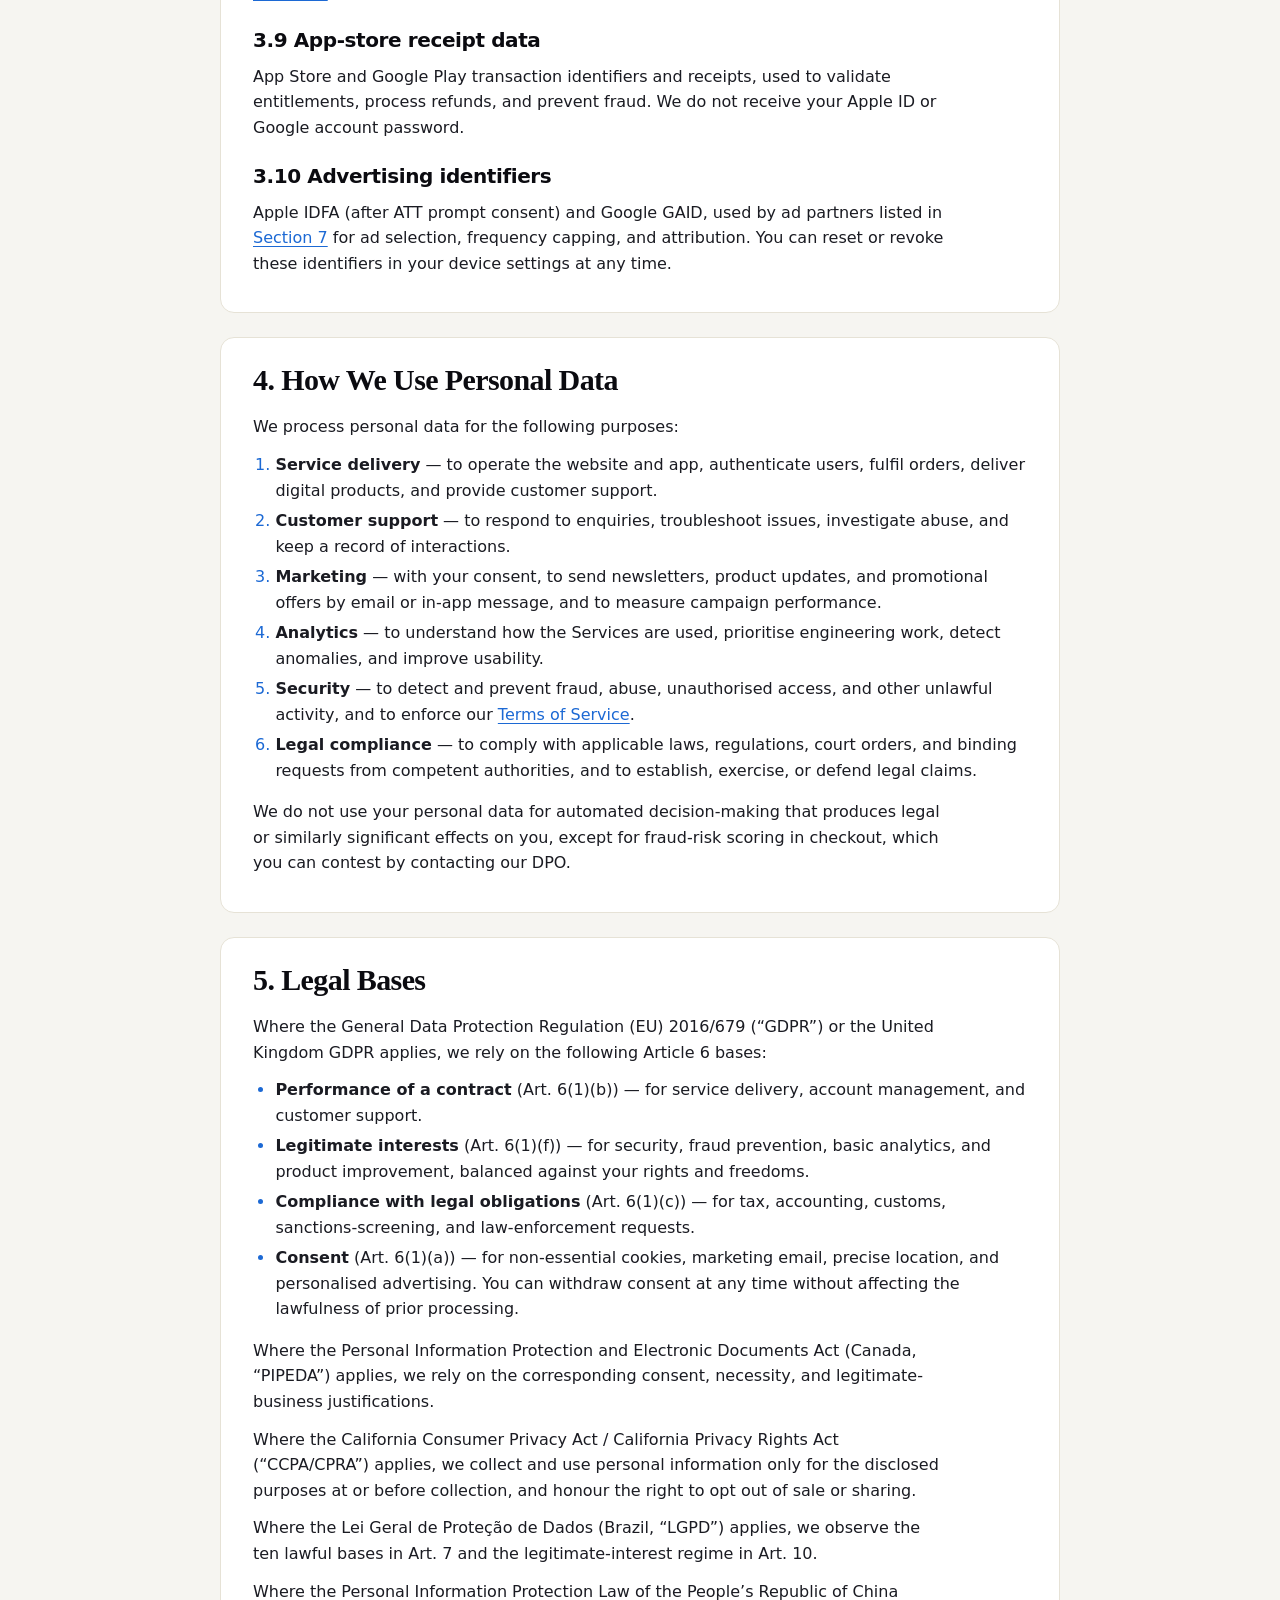
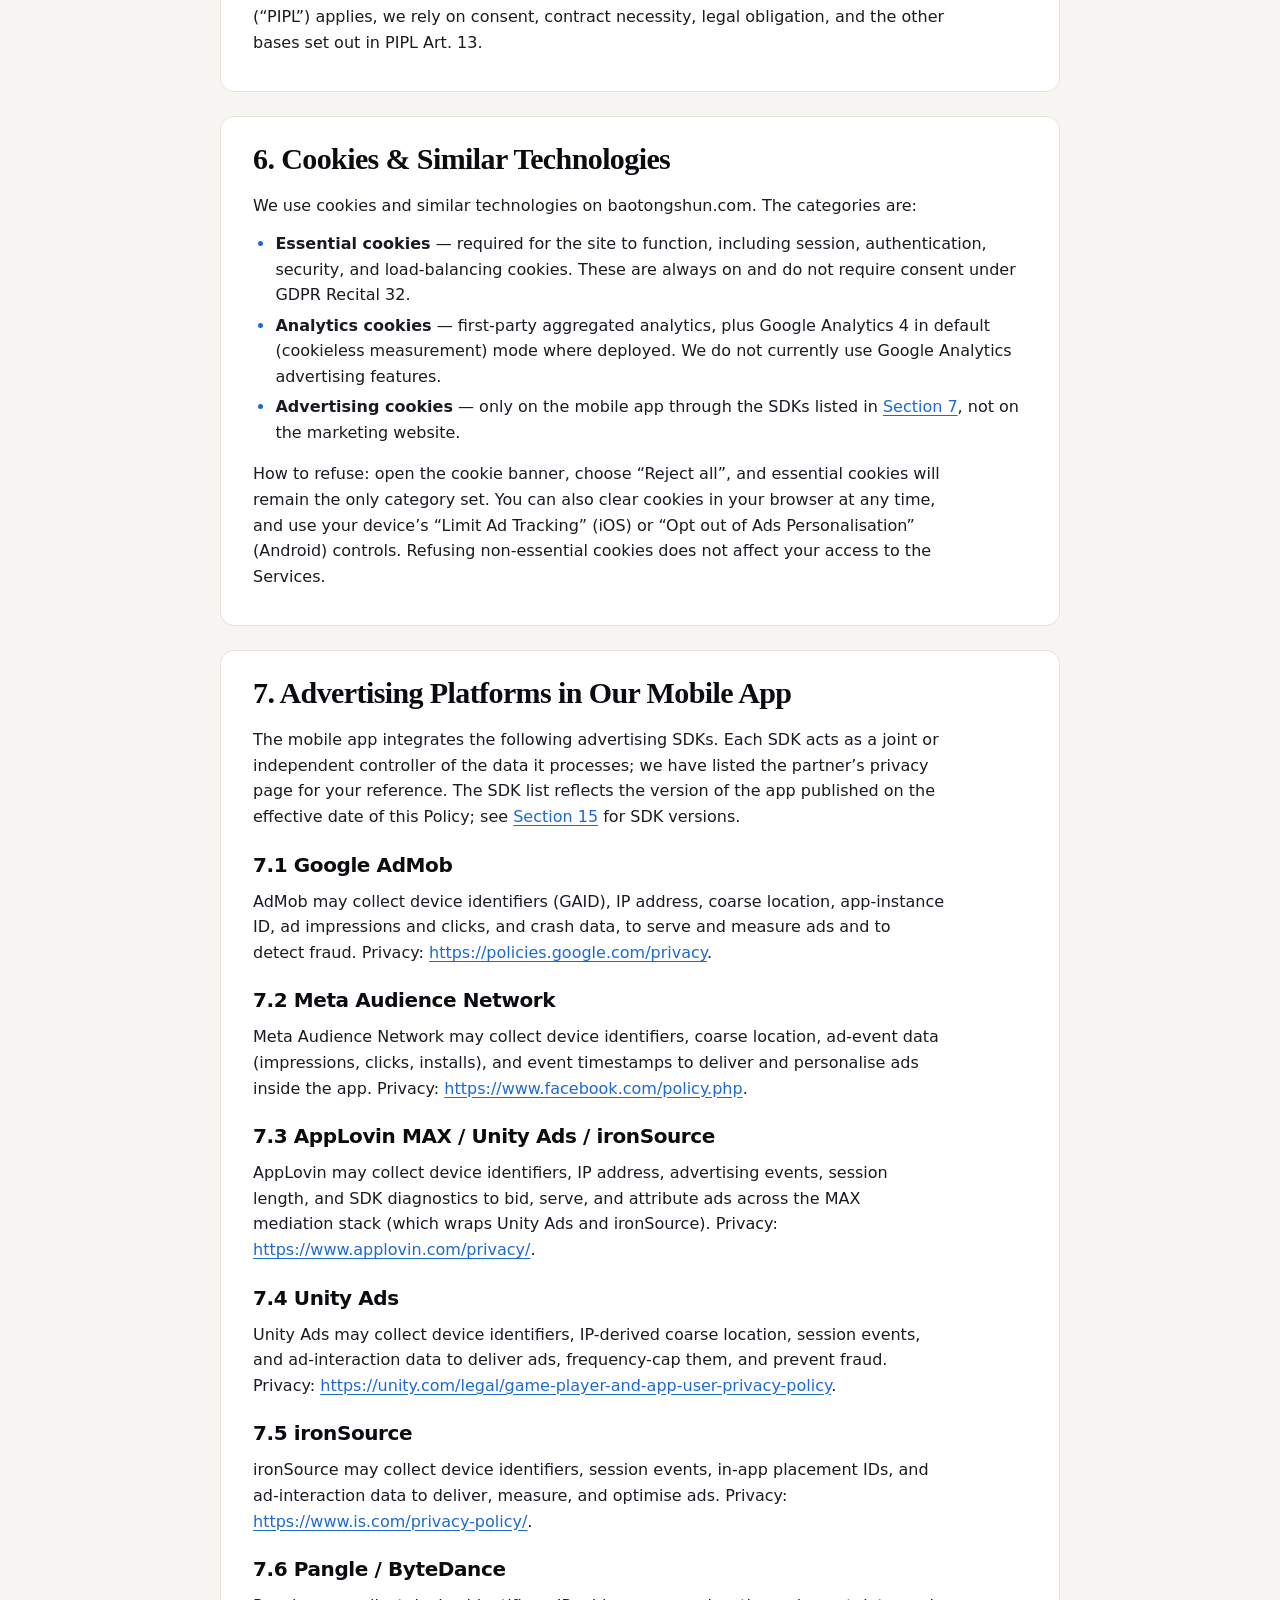
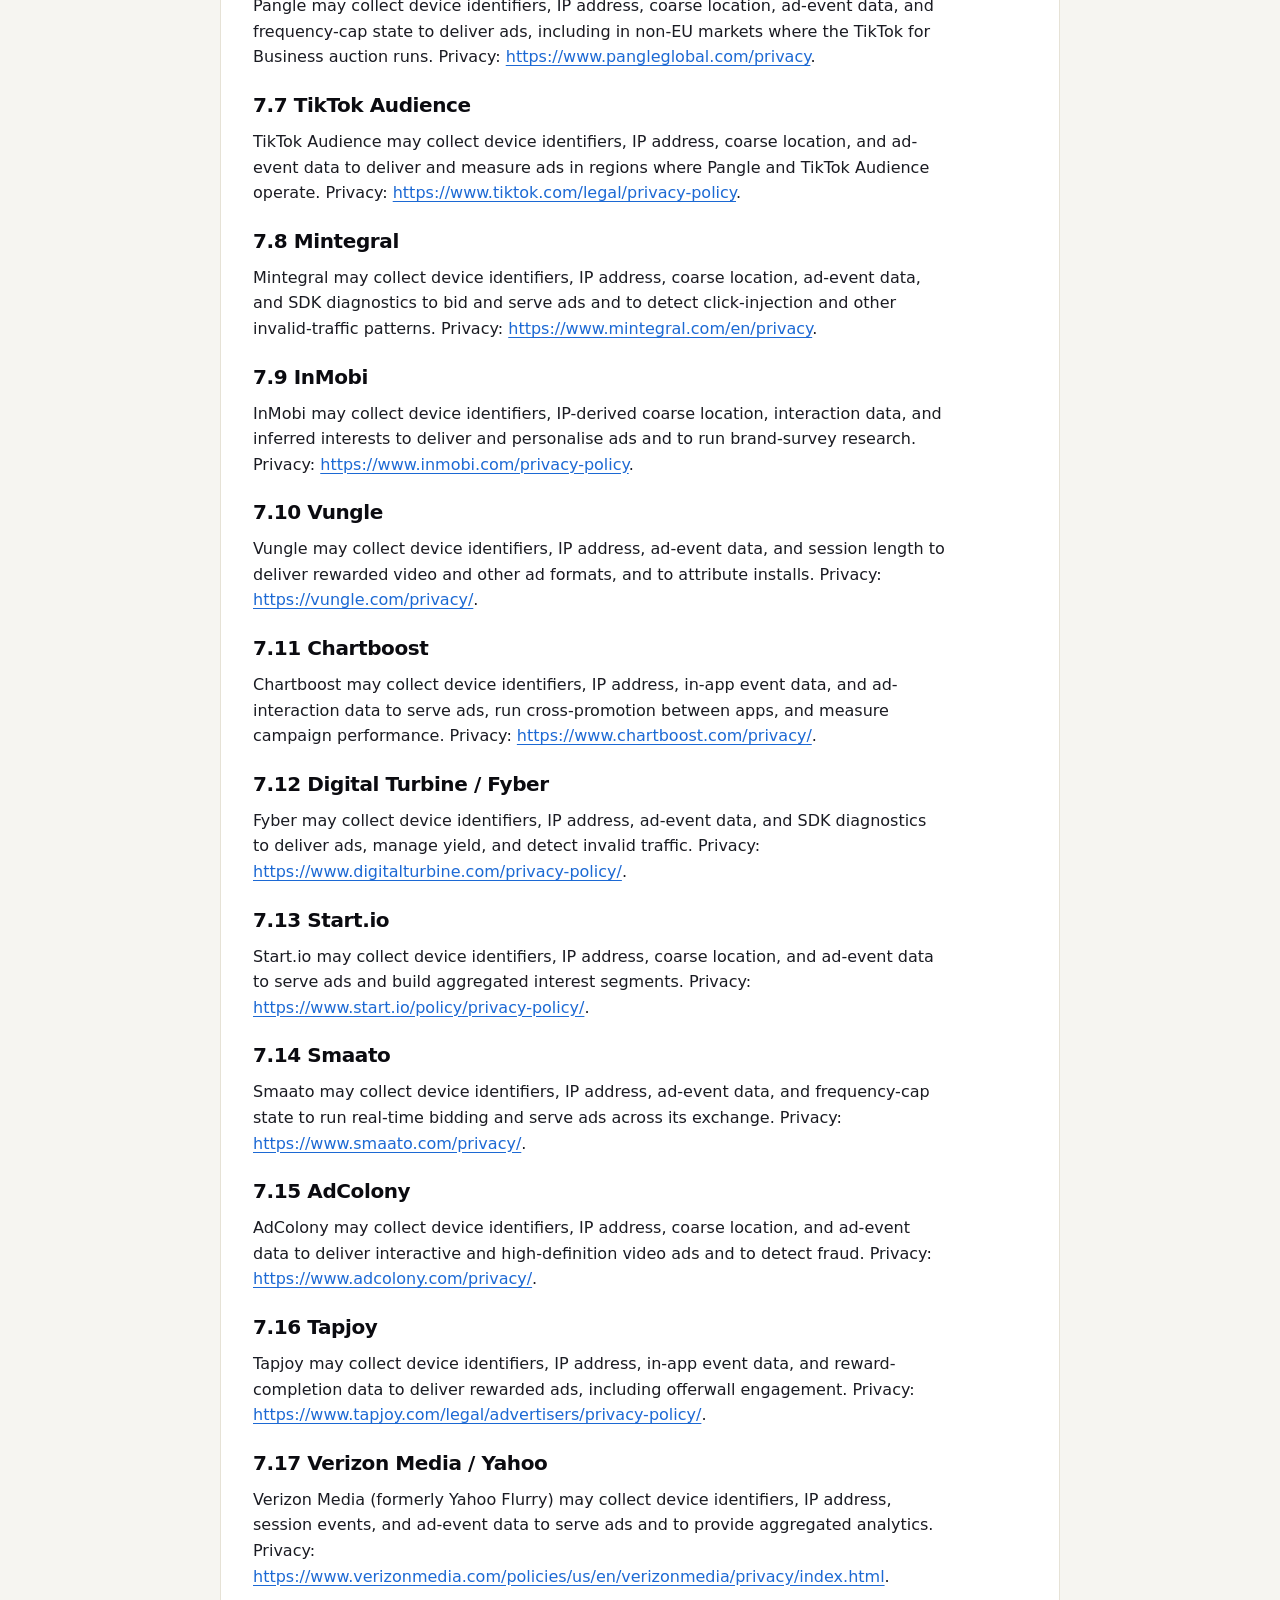
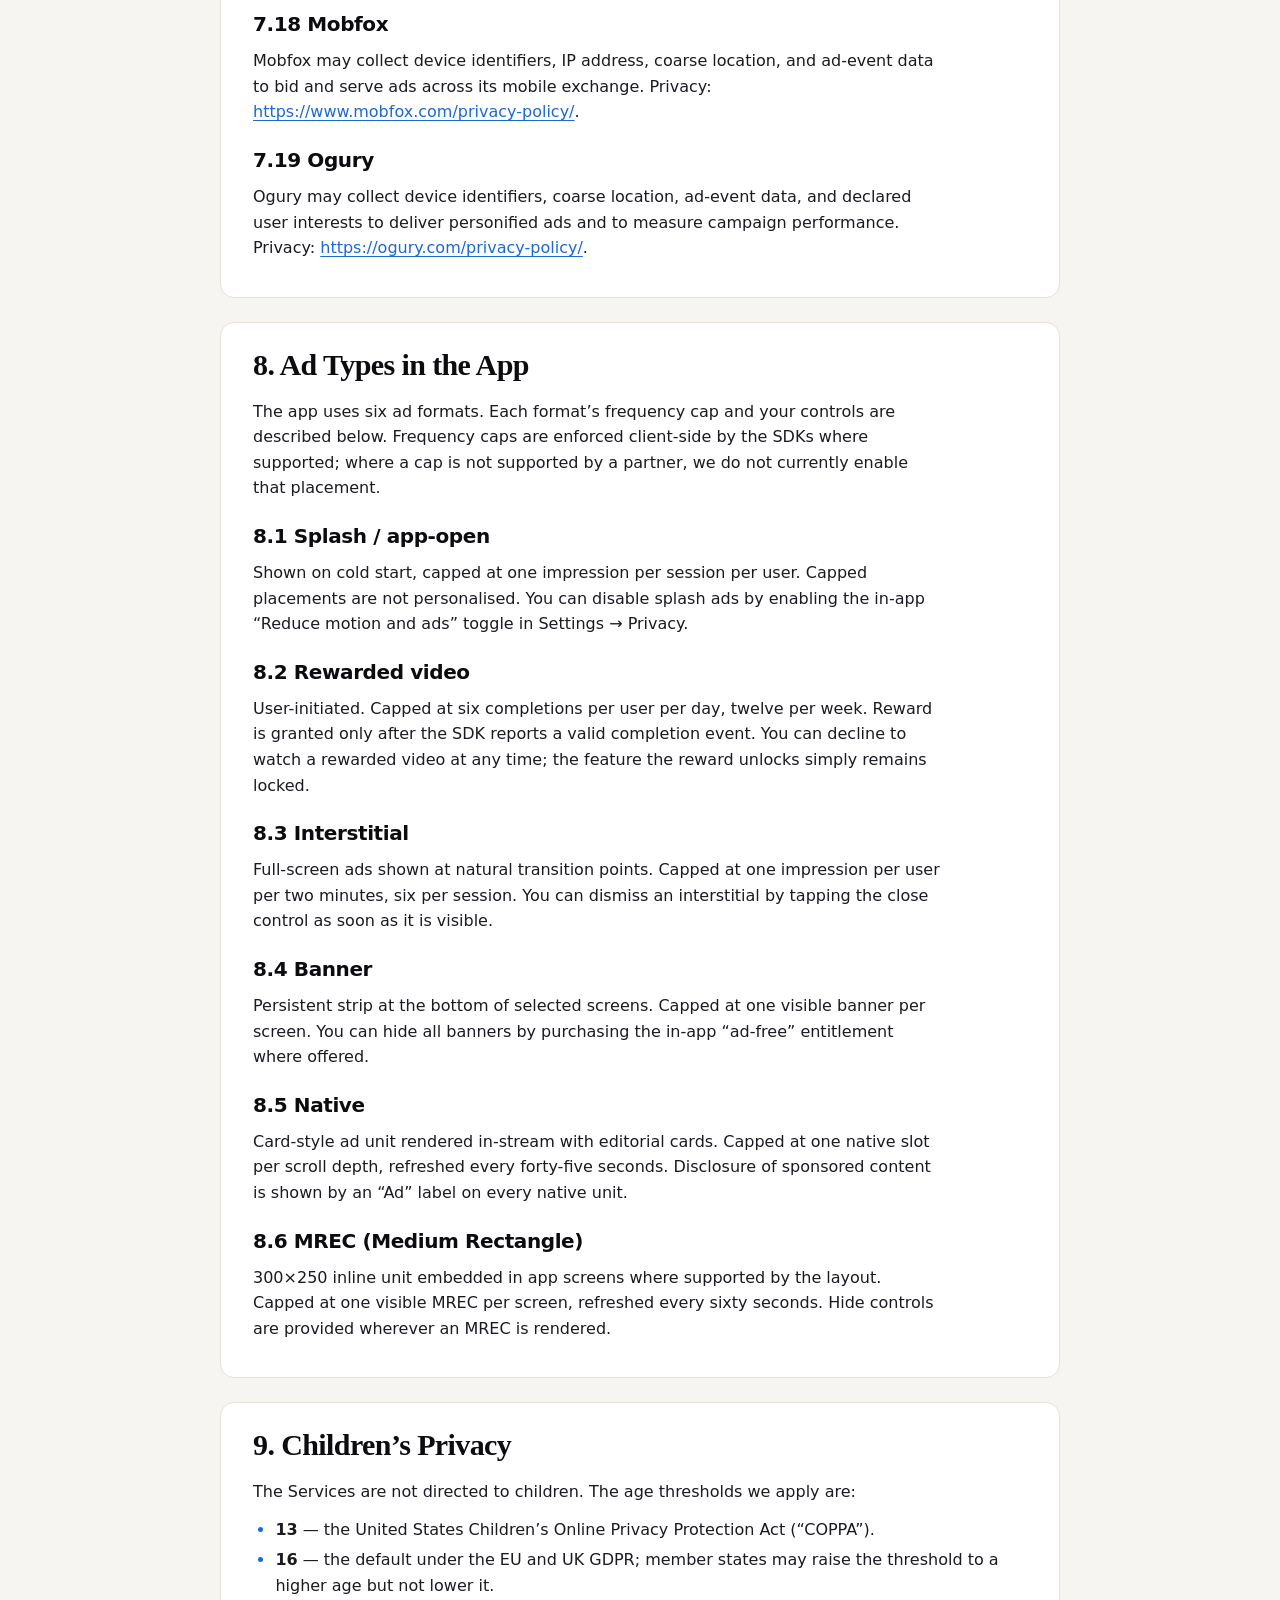
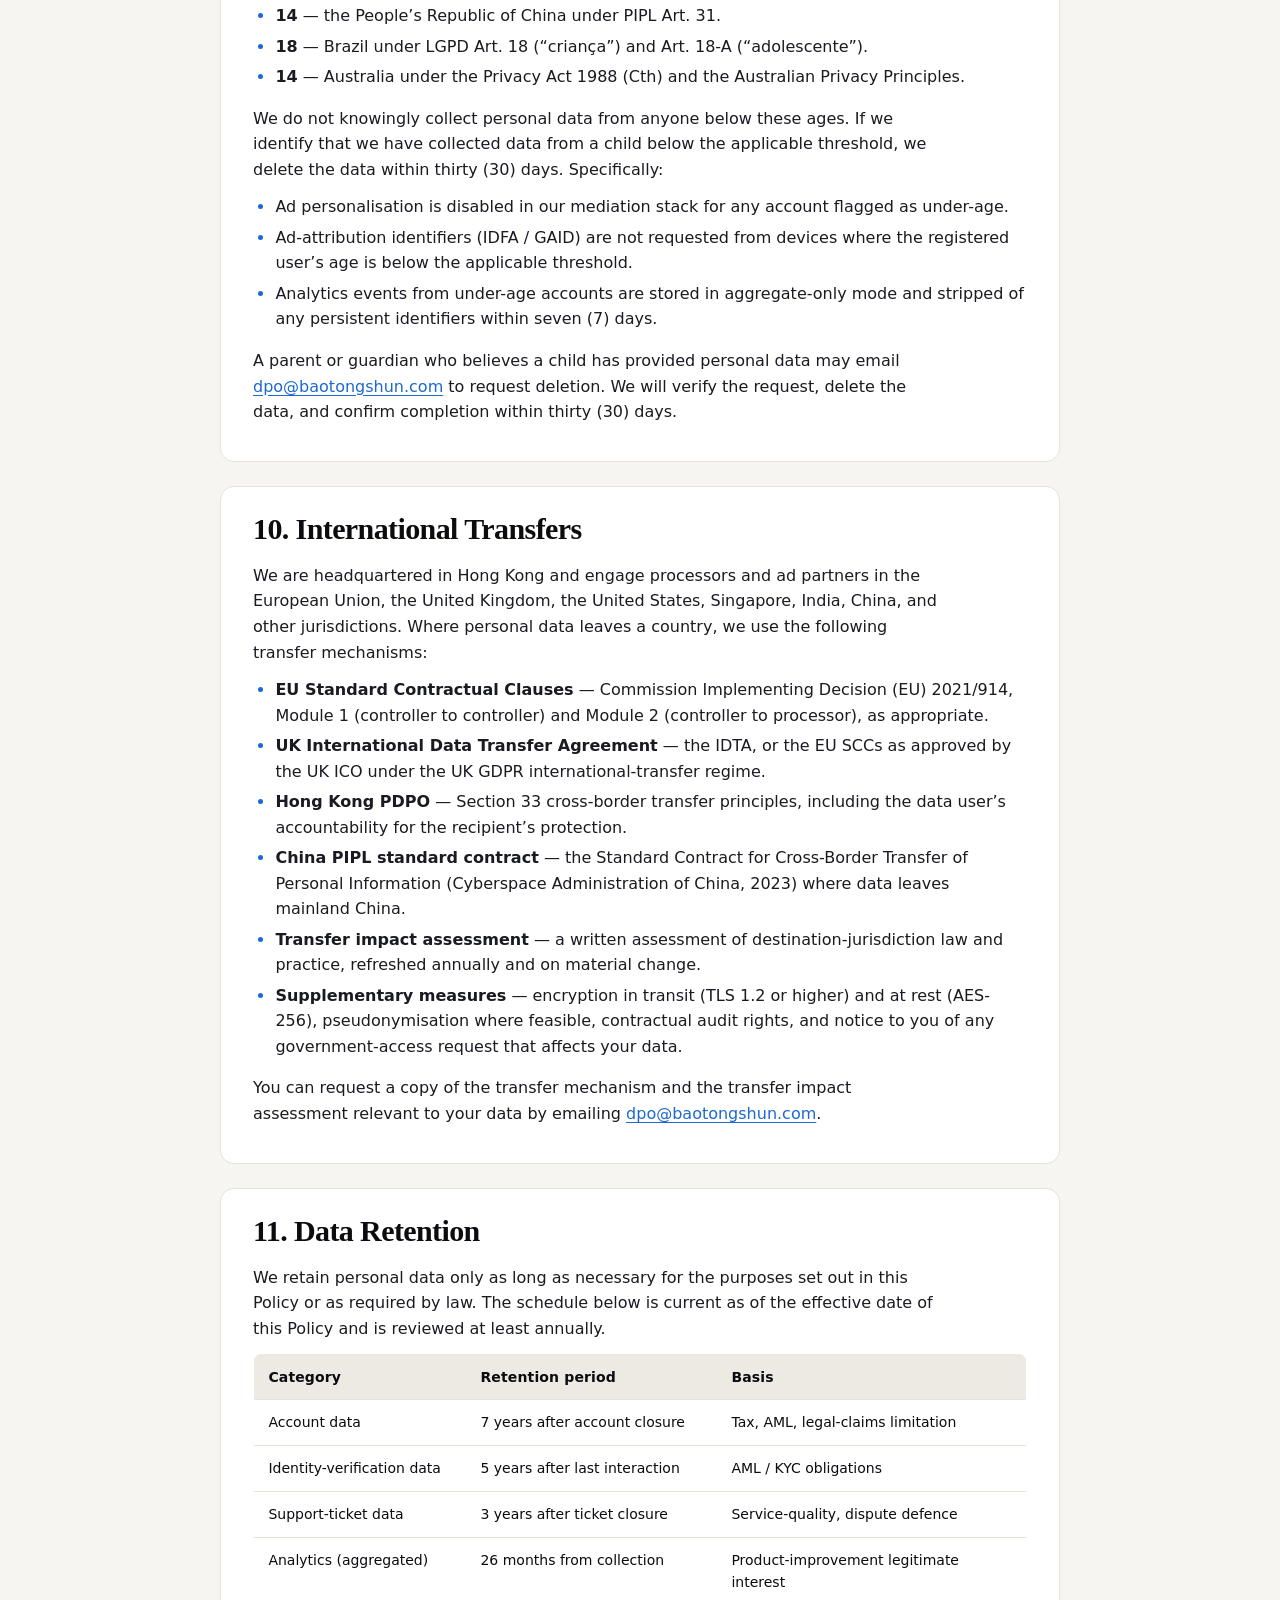
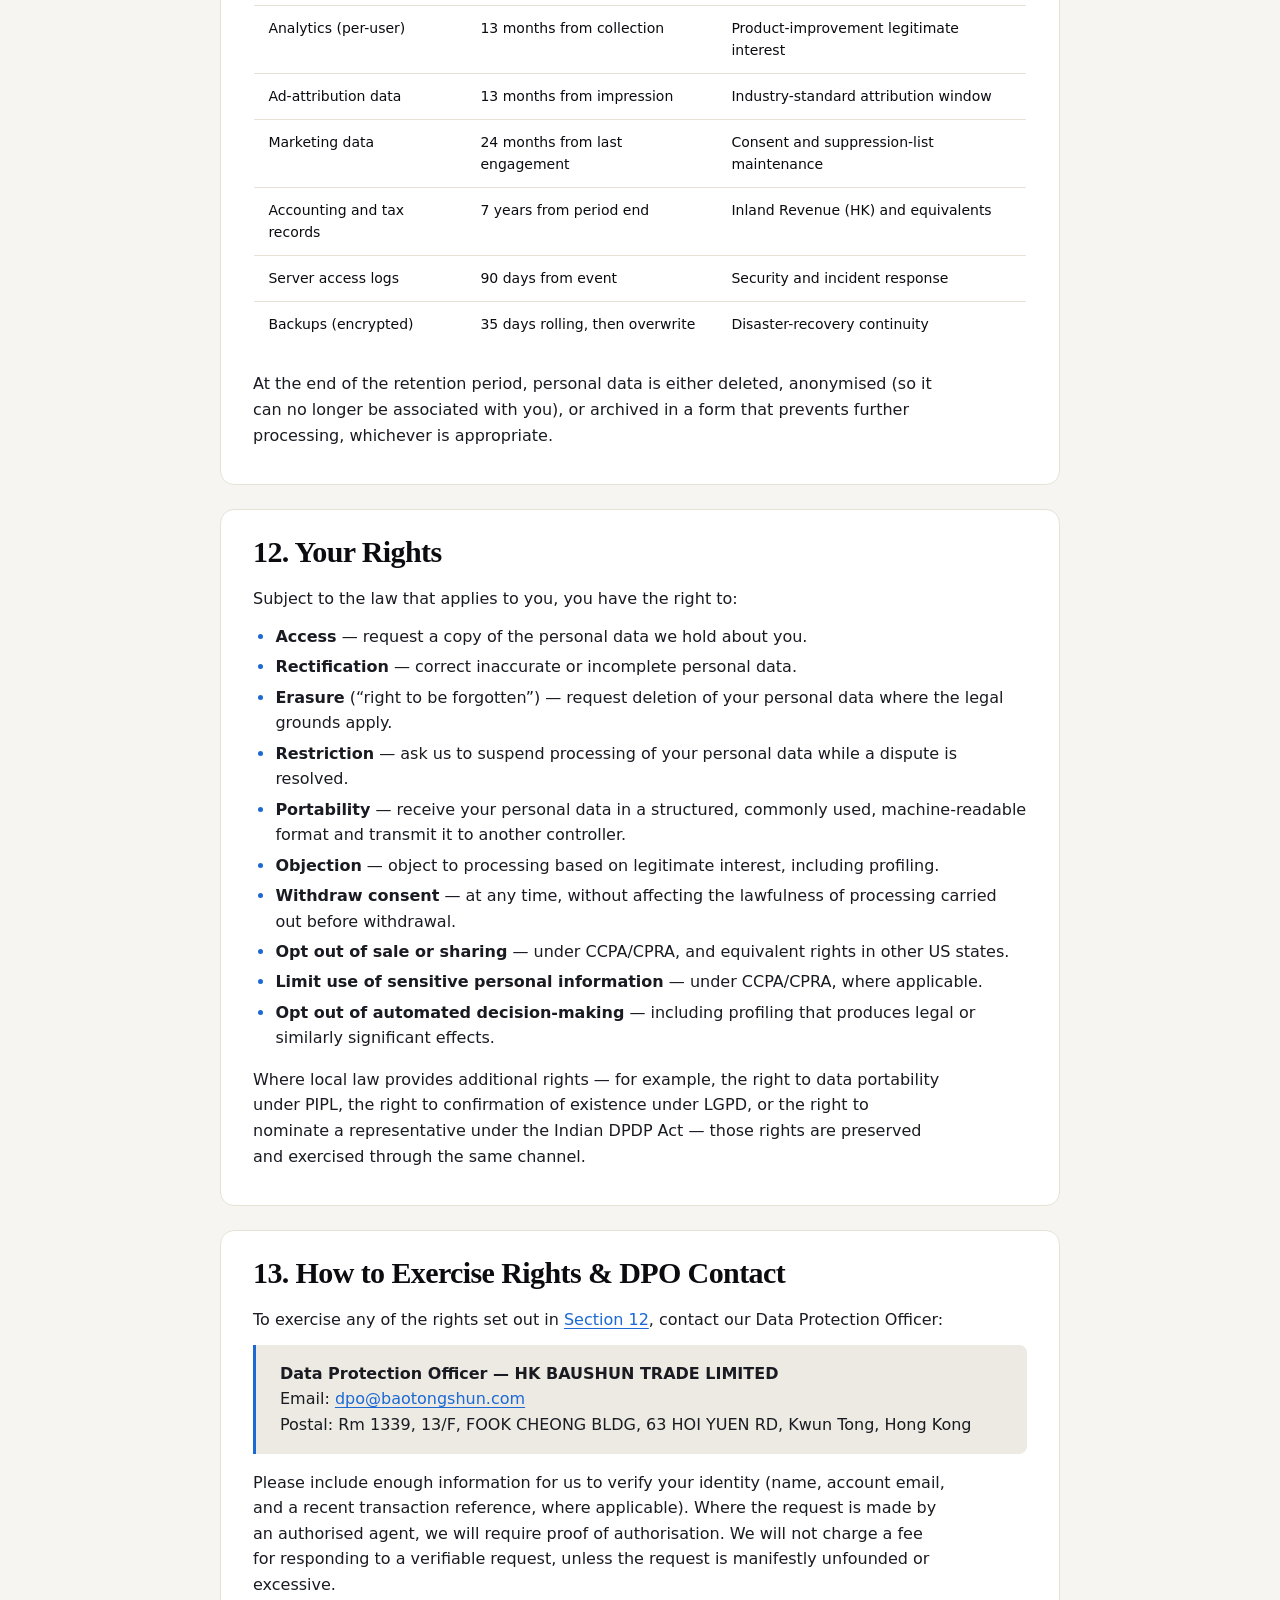
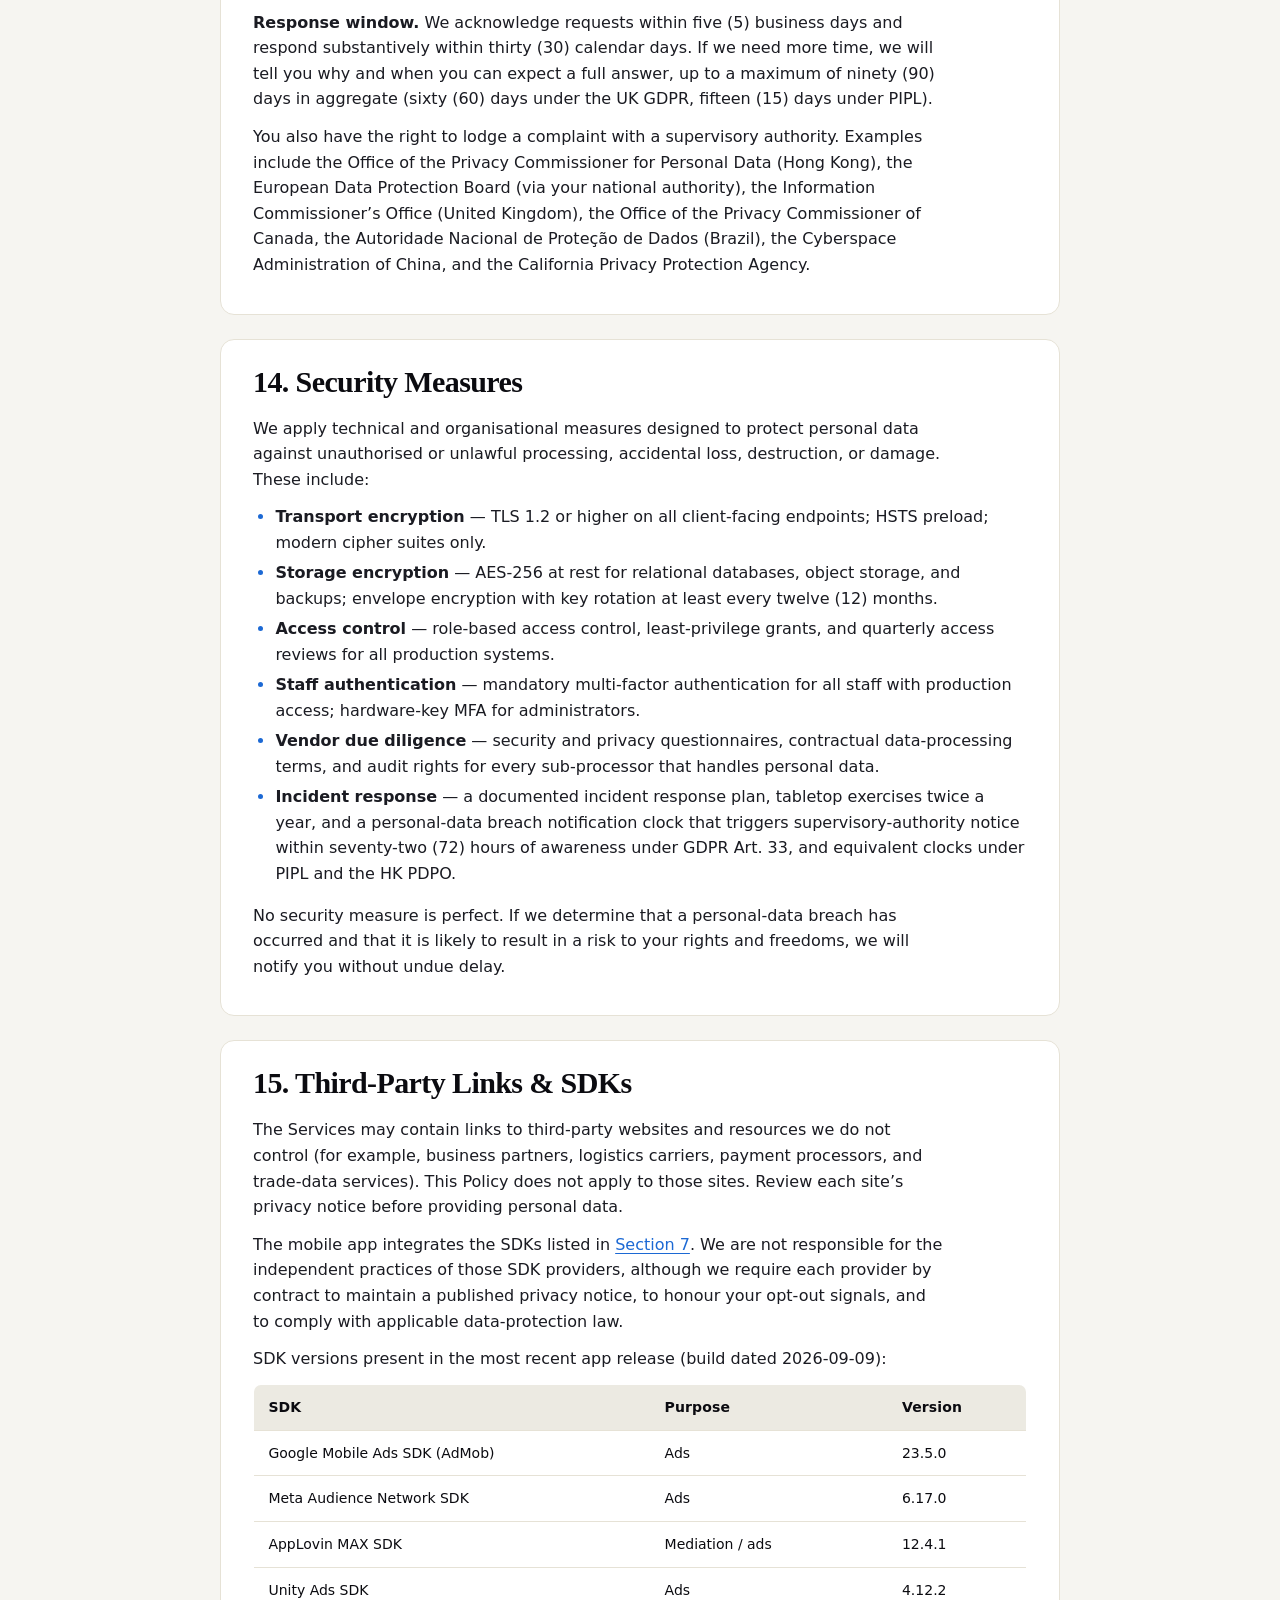
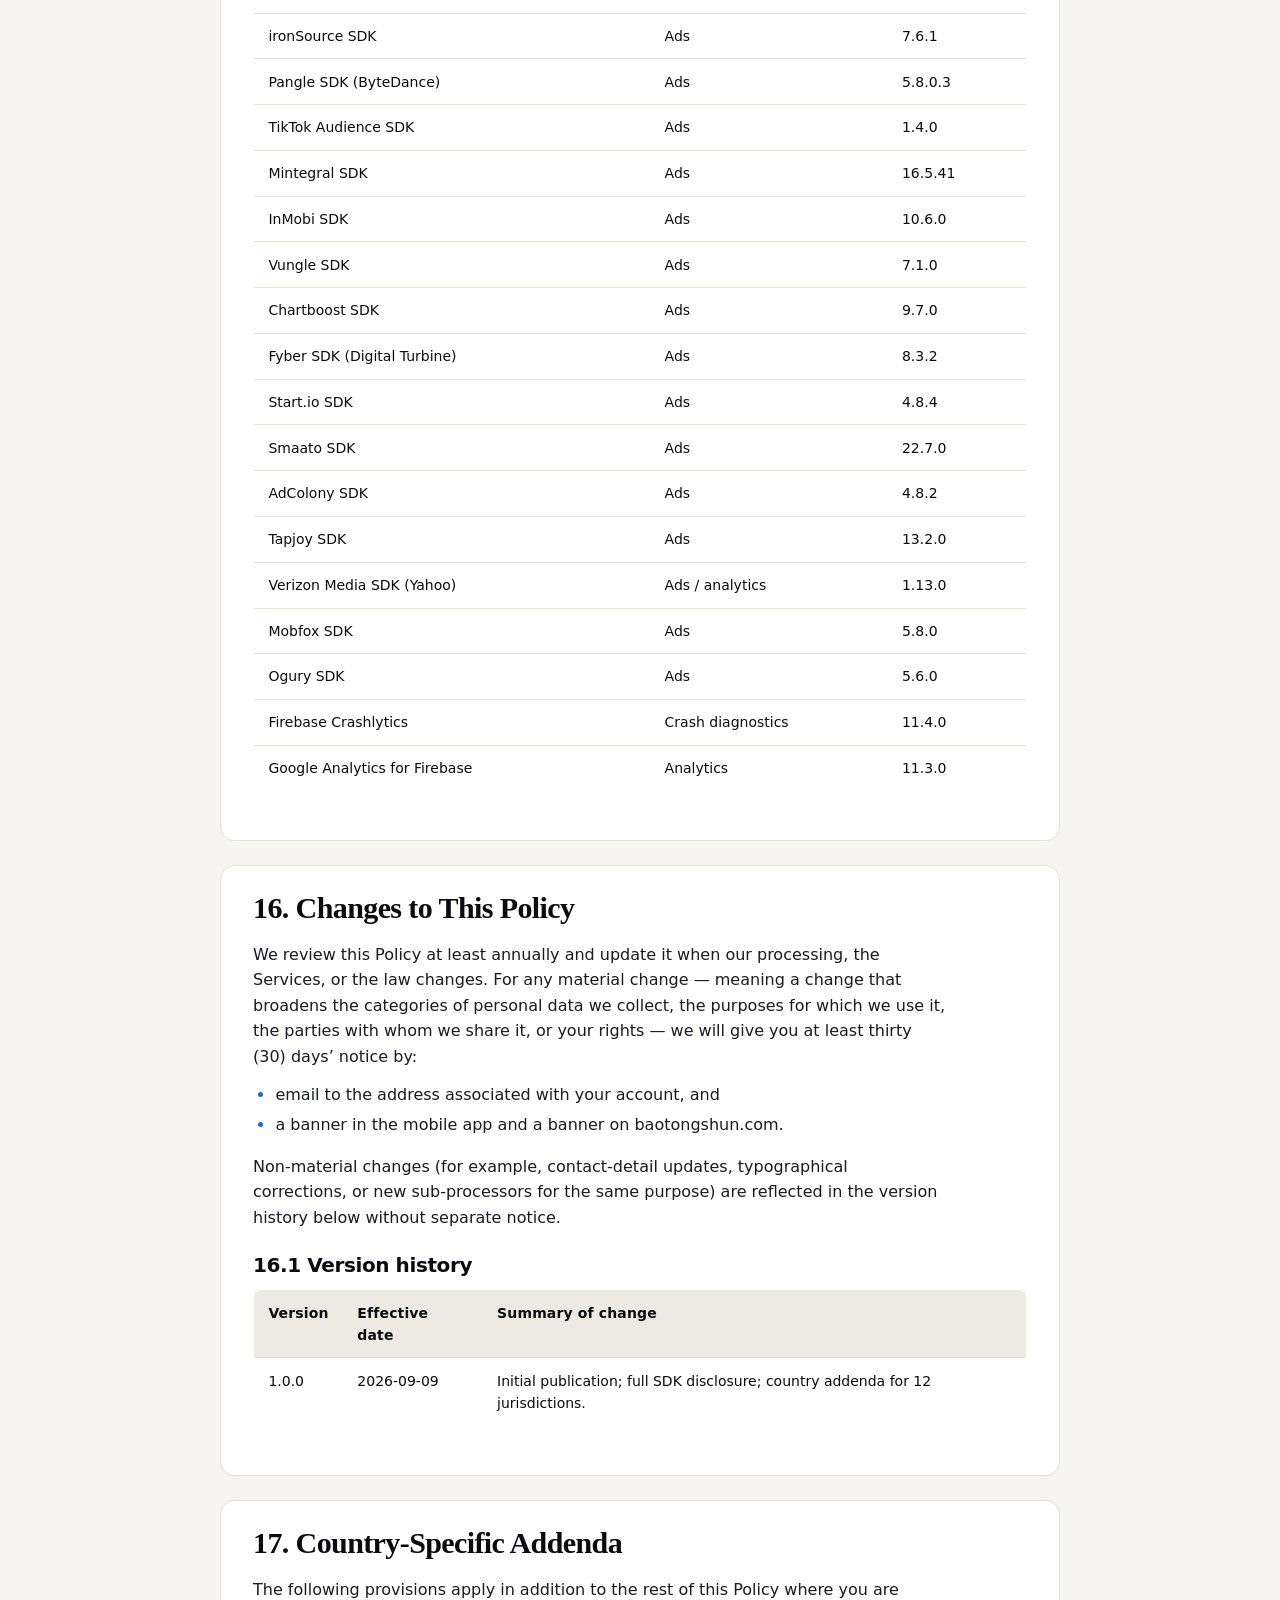
<file: legal/privacy-policy.html>
<!DOCTYPE html>
<html lang="en">
<head>
<meta charset="utf-8">
<meta name="viewport" content="width=device-width, initial-scale=1">
<title>Privacy Policy — HK BAUSHUN TRADE LIMITED | baotongshun.com</title>
<meta name="description" content="Learn how HK BAUSHUN TRADE LIMITED collects, uses, shares, and protects personal data on baotongshun.com and our iOS and Android mobile management app.">
<meta name="robots" content="index,follow,max-snippet=-1,max-image-preview:large">
<meta name="theme-color" content="#0b3d91">
<link rel="canonical" href="https://baotongshun.com/legal/privacy-policy.html">
<meta property="og:type" content="website">
<meta property="og:site_name" content="HK BAUSHUN TRADE LIMITED">
<meta property="og:title" content="Privacy Policy — HK BAUSHUN TRADE LIMITED">
<meta property="og:description" content="How we collect, use, share and protect personal data on baotongshun.com and our mobile app, including ad partner disclosures and country-specific rights.">
<meta property="og:url" content="https://baotongshun.com/legal/privacy-policy.html">
<meta property="og:locale" content="en_US">
<meta name="twitter:card" content="summary_large_image">
<meta name="twitter:title" content="Privacy Policy — HK BAUSHUN TRADE LIMITED">
<meta name="twitter:description" content="How we collect, use, share and protect personal data on baotongshun.com and our mobile app, including ad partner disclosures and country-specific rights.">
<meta name="twitter:url" content="https://baotongshun.com/legal/privacy-policy.html">
<link rel="stylesheet" href="../css/reset.css">
<link rel="stylesheet" href="../css/tokens.css">
<link rel="stylesheet" href="../css/base.css">
<link rel="stylesheet" href="../css/components.css">
<link rel="stylesheet" href="../css/animations.css">
<link rel="stylesheet" href="../css/pages.css">
<link rel="stylesheet" href="../css/legal.css">
<script type="application/ld+json">
{
  "@context": "https://schema.org",
  "@type": "WebPage",
  "name": "Privacy Policy — HK BAUSHUN TRADE LIMITED",
  "url": "https://baotongshun.com/legal/privacy-policy.html",
  "inLanguage": "en",
  "isPartOf": {
    "@type": "WebSite",
    "name": "HK BAUSHUN TRADE LIMITED",
    "url": "https://baotongshun.com/"
  },
  "lastReviewed": "2026-09-09",
  "publisher": {
    "@type": "Organization",
    "name": "HK BAUSHUN TRADE LIMITED",
    "legalName": "HK BAUSHUN TRADE LIMITED",
    "url": "https://baotongshun.com/",
    "email": "support@baotongshun.com",
    "address": {
      "@type": "PostalAddress",
      "streetAddress": "Rm 1339 13/F FOOK CHEONG BLDG 63 HOI YUEN RD",
      "addressLocality": "Kwun Tong",
      "addressRegion": "Hong Kong",
      "addressCountry": "HK"
    }
  }
}
</script>
<script type="application/ld+json">
{
  "@context": "https://schema.org",
  "@type": "BreadcrumbList",
  "itemListElement": [
    { "@type": "ListItem", "position": 1, "name": "Home", "item": "https://baotongshun.com/" },
    { "@type": "ListItem", "position": 2, "name": "Legal", "item": "https://baotongshun.com/legal/" },
    { "@type": "ListItem", "position": 3, "name": "Privacy Policy", "item": "https://baotongshun.com/legal/privacy-policy.html" }
  ]
}
</script>
<style>
  /* Print-only rules; primary styling lives in ../css/legal.css */
  @media print {
    header.site-header, footer.site-footer, nav.skip-link, .toc, .no-print { display:none !important; }
    html, body { background:#fff !important; color:#000 !important; font-size:11pt; }
    main { max-width:100% !important; margin:0 !important; padding:0 !important; }
    h1, h2, h3, h4 { page-break-after:avoid; color:#000 !important; }
    h2 { page-break-before:auto; }
    section, article, table, figure, blockquote { page-break-inside:avoid; }
    a, a:visited { color:#000 !important; text-decoration:underline; }
    a[href^="http"]::after { content:" (" attr(href) ")"; font-size:9pt; word-break:break-all; }
    table { width:100% !important; border-collapse:collapse !important; }
    th, td { border:1px solid #000 !important; padding:4px 6px !important; }
    .legal-clause { box-shadow:none !important; border-color:#000 !important; }
  }
  /* Minimal in-file override to keep TOC scannable before legal.css is wired */
  .toc ol { columns:2; column-gap:2rem; }
  @media (max-width:640px){ .toc ol { columns:1; } }
</style>
</head>
<body>
<a class="skip-link" href="#main">Skip to main content</a>
<header class="site-header is-dark" role="banner">
  <div class="header-inner">
    <a class="brand" href="/" aria-label="HK BAOSHUN TRADE LIMITED — home">
      <img class="brand-mark" src="/images/svg/logo-mark.svg" alt="" width="36" height="36" loading="eager" decoding="async">
      <span class="brand-text">
        <span class="brand-name">BAOSHUN</span>
        <span class="brand-sub">HK BAOSHUN TRADE LIMITED</span>
      </span>
    </a>
    <nav class="site-nav" aria-label="Primary">
      <a href="/">Home</a>
      <a href="/services.html">Services</a>
      <a href="/about.html">About</a>
      <a href="/news.html">News</a>
      <a href="/contact.html">Contact</a>
    </nav>
    <button class="nav-toggle" type="button" aria-label="Open navigation" aria-expanded="false">
      <svg viewBox="0 0 24 24" fill="none" stroke="currentColor" stroke-width="2" stroke-linecap="round" stroke-linejoin="round" aria-hidden="true"><line x1="4" y1="7" x2="20" y2="7"/><line x1="4" y1="12" x2="20" y2="12"/><line x1="4" y1="17" x2="20" y2="17"/></svg>
    </button>
  </div>
</header>

<main id="main" class="legal-page">
  <p class="legal-meta no-print"><strong>Last updated:</strong> 2026-09-09 &nbsp;|&nbsp; <strong>Version:</strong> 1.0.0 &nbsp;|&nbsp; <strong>Effective:</strong> 2026-09-09</p>

  <header class="legal-header">
    <h1>Privacy Policy</h1>
    <p class="legal-sub">HK BAUSHUN TRADE LIMITED — baotongshun.com and our iOS &amp; Android mobile management app.</p>
  </header>

  <nav class="toc" aria-label="Table of contents">
    <h2 class="toc-title">Contents</h2>
    <ol>
      <li><a href="#interpretation">1. Interpretation &amp; Definitions</a></li>
      <li><a href="#data-controller">2. Data Controller &amp; Contact</a></li>
      <li><a href="#personal-data">3. Personal Data We Collect</a></li>
      <li><a href="#how-we-use">4. How We Use Personal Data</a></li>
      <li><a href="#legal-bases">5. Legal Bases</a></li>
      <li><a href="#cookies">6. Cookies &amp; Similar Technologies</a></li>
      <li><a href="#ad-platforms">7. Advertising Platforms in Our Mobile App</a></li>
      <li><a href="#ad-types">8. Ad Types in the App</a></li>
      <li><a href="#children">9. Children&rsquo;s Privacy</a></li>
      <li><a href="#international-transfers">10. International Transfers</a></li>
      <li><a href="#data-retention">11. Data Retention</a></li>
      <li><a href="#your-rights">12. Your Rights</a></li>
      <li><a href="#exercise-rights">13. How to Exercise Rights &amp; DPO Contact</a></li>
      <li><a href="#security">14. Security Measures</a></li>
      <li><a href="#third-party">15. Third-Party Links &amp; SDKs</a></li>
      <li><a href="#changes">16. Changes to This Policy</a></li>
      <li><a href="#country-specific">17. Country-Specific Addenda</a></li>
      <li><a href="#app-store">18. App Store Specifics</a></li>
    </ol>
  </nav>

  <section class="legal-clause" id="interpretation">
    <h2>1. Interpretation &amp; Definitions</h2>
    <p>This Privacy Policy (&ldquo;Policy&rdquo;) applies to the website <a href="https://baotongshun.com/">baotongshun.com</a> and the iOS and Android mobile management application published by HK BAUSHUN TRADE LIMITED under the same brand (together, the &ldquo;Services&rdquo;). It explains what personal data we collect, how we use it, who we share it with, and the rights you have over it.</p>
    <p>Definitions used in this Policy:</p>
    <ul>
      <li><strong>&ldquo;We&rdquo;, &ldquo;us&rdquo;, &ldquo;our&rdquo;</strong> — HK BAUSHUN TRADE LIMITED, the data controller for the Services.</li>
      <li><strong>&ldquo;You&rdquo;, &ldquo;your&rdquo;, &ldquo;user&rdquo;</strong> — any natural person using the Services, including visitors of baotongshun.com and end users of the mobile app.</li>
      <li><strong>&ldquo;Personal data&rdquo;</strong> — any information relating to an identified or identifiable natural person.</li>
      <li><strong>&ldquo;Processing&rdquo;</strong> — any operation performed on personal data, including collection, storage, use, disclosure, and erasure.</li>
      <li><strong>&ldquo;SDK&rdquo;</strong> — a third-party software development kit embedded in the mobile app that processes data on its own or our behalf.</li>
      <li><strong>&ldquo;Ad identifier&rdquo;</strong> — the Apple Identifier for Advertisers (IDFA) or the Google Advertising ID (GAID) used for ad selection and attribution.</li>
      <li><strong>&ldquo;App-store-receipt ID&rdquo;</strong> — the transaction identifier returned by Apple App Store or Google Play after a purchase or restoration.</li>
      <li><strong>&ldquo;Restricted transfer&rdquo;</strong> — a transfer of personal data to a country outside the European Economic Area, the United Kingdom, or other jurisdiction deemed adequate by the relevant regulator.</li>
    </ul>
  </section>

  <section class="legal-clause" id="data-controller">
    <h2>2. Data Controller &amp; Contact</h2>
    <p>The data controller responsible for the processing of your personal data is:</p>
    <address>
      <strong>HK BAUSHUN TRADE LIMITED</strong><br>
      Rm 1339, 13/F, FOOK CHEONG BLDG,<br>
      63 HOI YUEN RD, Kwun Tong, Hong Kong<br>
      General support: <a href="mailto:support@baotongshun.com">support@baotongshun.com</a><br>
      Data Protection Officer: <a href="mailto:dpo@baotongshun.com">dpo@baotongshun.com</a><br>
      Key-account enquiries: <a href="mailto:yuchengkang@baotongshun.com">yuchengkang@baotongshun.com</a>
    </address>
    <p>For data-subject requests, please use the DPO mailbox in the first instance. Postal correspondence to the Hong Kong office is also accepted. We aim to acknowledge every request within five (5) business days and to respond substantively within thirty (30) calendar days.</p>
  </section>

  <section class="legal-clause" id="personal-data">
    <h2>3. Personal Data We Collect</h2>
    <p>We collect the following categories of personal data. We do not currently collect biometric data, genetic data, or special-category data revealing racial or ethnic origin, political opinions, religious beliefs, trade-union membership, or sexual orientation.</p>
    <h3 id="account-data">3.1 Account data</h3>
    <p>Full name, email address, mobile number, hashed password, country of residence, preferred language, account role (customer, partner, staff), account status, and account creation timestamp.</p>
    <h3 id="identity-data">3.2 Identity data</h3>
    <p>Government-issued ID number, tax identifier, or business registration number, collected only when required to fulfil anti-money-laundering, sanctions-screening, customs-declaration, or invoicing obligations.</p>
    <h3 id="contact-data">3.3 Contact data</h3>
    <p>Billing address, shipping address, company name, job title, and any alternative contact details you provide.</p>
    <h3 id="payment-data">3.4 Payment-token data</h3>
    <p>Last four digits of payment cards, card brand, card expiry month and year, payment-token identifiers returned by our PCI-DSS compliant payment processor, billing currency, and transaction timestamps. Full card numbers are never stored on our servers.</p>
    <h3 id="device-data">3.5 Device &amp; connection data</h3>
    <p>IP address, user-agent string, operating system and version, device model, screen resolution, browser type and version, language setting, time zone, crash logs, and diagnostic identifiers.</p>
    <h3 id="usage-data">3.6 Usage data</h3>
    <p>Pages visited, features used, in-app events, session duration, clickstream, referral source, search queries inside the Services, and purchase history.</p>
    <h3 id="location-data">3.7 Location data</h3>
    <p>Coarse location derived from IP address (country and city level) and, only with your explicit consent, precise location from device GPS. We do not collect precise location by default.</p>
    <h3 id="cookies-data">3.8 Cookie &amp; similar data</h3>
    <p>First- and third-party cookies, local-storage items, web beacons, and pixels. See <a href="#cookies">Section 6</a> for the full register.</p>
    <h3 id="receipt-data">3.9 App-store receipt data</h3>
    <p>App Store and Google Play transaction identifiers and receipts, used to validate entitlements, process refunds, and prevent fraud. We do not receive your Apple ID or Google account password.</p>
    <h3 id="ad-id-data">3.10 Advertising identifiers</h3>
    <p>Apple IDFA (after ATT prompt consent) and Google GAID, used by ad partners listed in <a href="#ad-platforms">Section 7</a> for ad selection, frequency capping, and attribution. You can reset or revoke these identifiers in your device settings at any time.</p>
  </section>

  <section class="legal-clause" id="how-we-use">
    <h2>4. How We Use Personal Data</h2>
    <p>We process personal data for the following purposes:</p>
    <ol>
      <li><strong>Service delivery</strong> — to operate the website and app, authenticate users, fulfil orders, deliver digital products, and provide customer support.</li>
      <li><strong>Customer support</strong> — to respond to enquiries, troubleshoot issues, investigate abuse, and keep a record of interactions.</li>
      <li><strong>Marketing</strong> — with your consent, to send newsletters, product updates, and promotional offers by email or in-app message, and to measure campaign performance.</li>
      <li><strong>Analytics</strong> — to understand how the Services are used, prioritise engineering work, detect anomalies, and improve usability.</li>
      <li><strong>Security</strong> — to detect and prevent fraud, abuse, unauthorised access, and other unlawful activity, and to enforce our <a href="terms-of-service.html">Terms of Service</a>.</li>
      <li><strong>Legal compliance</strong> — to comply with applicable laws, regulations, court orders, and binding requests from competent authorities, and to establish, exercise, or defend legal claims.</li>
    </ol>
    <p>We do not use your personal data for automated decision-making that produces legal or similarly significant effects on you, except for fraud-risk scoring in checkout, which you can contest by contacting our DPO.</p>
  </section>

  <section class="legal-clause" id="legal-bases">
    <h2>5. Legal Bases</h2>
    <p>Where the General Data Protection Regulation (EU) 2016/679 (&ldquo;GDPR&rdquo;) or the United Kingdom GDPR applies, we rely on the following Article 6 bases:</p>
    <ul>
      <li><strong>Performance of a contract</strong> (Art. 6(1)(b)) — for service delivery, account management, and customer support.</li>
      <li><strong>Legitimate interests</strong> (Art. 6(1)(f)) — for security, fraud prevention, basic analytics, and product improvement, balanced against your rights and freedoms.</li>
      <li><strong>Compliance with legal obligations</strong> (Art. 6(1)(c)) — for tax, accounting, customs, sanctions-screening, and law-enforcement requests.</li>
      <li><strong>Consent</strong> (Art. 6(1)(a)) — for non-essential cookies, marketing email, precise location, and personalised advertising. You can withdraw consent at any time without affecting the lawfulness of prior processing.</li>
    </ul>
    <p>Where the Personal Information Protection and Electronic Documents Act (Canada, &ldquo;PIPEDA&rdquo;) applies, we rely on the corresponding consent, necessity, and legitimate-business justifications.</p>
    <p>Where the California Consumer Privacy Act / California Privacy Rights Act (&ldquo;CCPA/CPRA&rdquo;) applies, we collect and use personal information only for the disclosed purposes at or before collection, and honour the right to opt out of sale or sharing.</p>
    <p>Where the Lei Geral de Proteção de Dados (Brazil, &ldquo;LGPD&rdquo;) applies, we observe the ten lawful bases in Art. 7 and the legitimate-interest regime in Art. 10.</p>
    <p>Where the Personal Information Protection Law of the People&rsquo;s Republic of China (&ldquo;PIPL&rdquo;) applies, we rely on consent, contract necessity, legal obligation, and the other bases set out in PIPL Art. 13.</p>
  </section>

  <section class="legal-clause" id="cookies">
    <h2>6. Cookies &amp; Similar Technologies</h2>
    <p>We use cookies and similar technologies on baotongshun.com. The categories are:</p>
    <ul>
      <li><strong>Essential cookies</strong> — required for the site to function, including session, authentication, security, and load-balancing cookies. These are always on and do not require consent under GDPR Recital 32.</li>
      <li><strong>Analytics cookies</strong> — first-party aggregated analytics, plus Google Analytics 4 in default (cookieless measurement) mode where deployed. We do not currently use Google Analytics advertising features.</li>
      <li><strong>Advertising cookies</strong> — only on the mobile app through the SDKs listed in <a href="#ad-platforms">Section 7</a>, not on the marketing website.</li>
    </ul>
    <p>How to refuse: open the cookie banner, choose &ldquo;Reject all&rdquo;, and essential cookies will remain the only category set. You can also clear cookies in your browser at any time, and use your device&rsquo;s &ldquo;Limit Ad Tracking&rdquo; (iOS) or &ldquo;Opt out of Ads Personalisation&rdquo; (Android) controls. Refusing non-essential cookies does not affect your access to the Services.</p>
  </section>

  <section class="legal-clause" id="ad-platforms">
    <h2>7. Advertising Platforms in Our Mobile App</h2>
    <p>The mobile app integrates the following advertising SDKs. Each SDK acts as a joint or independent controller of the data it processes; we have listed the partner&rsquo;s privacy page for your reference. The SDK list reflects the version of the app published on the effective date of this Policy; see <a href="#third-party">Section 15</a> for SDK versions.</p>

    <h3 id="admob">7.1 Google AdMob</h3>
    <p>AdMob may collect device identifiers (GAID), IP address, coarse location, app-instance ID, ad impressions and clicks, and crash data, to serve and measure ads and to detect fraud. Privacy: <a href="https://policies.google.com/privacy">https://policies.google.com/privacy</a>.</p>

    <h3 id="facebook-an">7.2 Meta Audience Network</h3>
    <p>Meta Audience Network may collect device identifiers, coarse location, ad-event data (impressions, clicks, installs), and event timestamps to deliver and personalise ads inside the app. Privacy: <a href="https://www.facebook.com/policy.php">https://www.facebook.com/policy.php</a>.</p>

    <h3 id="applovin">7.3 AppLovin MAX / Unity Ads / ironSource</h3>
    <p>AppLovin may collect device identifiers, IP address, advertising events, session length, and SDK diagnostics to bid, serve, and attribute ads across the MAX mediation stack (which wraps Unity Ads and ironSource). Privacy: <a href="https://www.applovin.com/privacy/">https://www.applovin.com/privacy/</a>.</p>

    <h3 id="unity">7.4 Unity Ads</h3>
    <p>Unity Ads may collect device identifiers, IP-derived coarse location, session events, and ad-interaction data to deliver ads, frequency-cap them, and prevent fraud. Privacy: <a href="https://unity.com/legal/game-player-and-app-user-privacy-policy">https://unity.com/legal/game-player-and-app-user-privacy-policy</a>.</p>

    <h3 id="ironsource">7.5 ironSource</h3>
    <p>ironSource may collect device identifiers, session events, in-app placement IDs, and ad-interaction data to deliver, measure, and optimise ads. Privacy: <a href="https://www.is.com/privacy-policy/">https://www.is.com/privacy-policy/</a>.</p>

    <h3 id="pangle">7.6 Pangle / ByteDance</h3>
    <p>Pangle may collect device identifiers, IP address, coarse location, ad-event data, and frequency-cap state to deliver ads, including in non-EU markets where the TikTok for Business auction runs. Privacy: <a href="https://www.pangleglobal.com/privacy">https://www.pangleglobal.com/privacy</a>.</p>

    <h3 id="tiktok">7.7 TikTok Audience</h3>
    <p>TikTok Audience may collect device identifiers, IP address, coarse location, and ad-event data to deliver and measure ads in regions where Pangle and TikTok Audience operate. Privacy: <a href="https://www.tiktok.com/legal/privacy-policy">https://www.tiktok.com/legal/privacy-policy</a>.</p>

    <h3 id="mintegral">7.8 Mintegral</h3>
    <p>Mintegral may collect device identifiers, IP address, coarse location, ad-event data, and SDK diagnostics to bid and serve ads and to detect click-injection and other invalid-traffic patterns. Privacy: <a href="https://www.mintegral.com/en/privacy">https://www.mintegral.com/en/privacy</a>.</p>

    <h3 id="inmobi">7.9 InMobi</h3>
    <p>InMobi may collect device identifiers, IP-derived coarse location, interaction data, and inferred interests to deliver and personalise ads and to run brand-survey research. Privacy: <a href="https://www.inmobi.com/privacy-policy">https://www.inmobi.com/privacy-policy</a>.</p>

    <h3 id="vungle">7.10 Vungle</h3>
    <p>Vungle may collect device identifiers, IP address, ad-event data, and session length to deliver rewarded video and other ad formats, and to attribute installs. Privacy: <a href="https://vungle.com/privacy/">https://vungle.com/privacy/</a>.</p>

    <h3 id="chartboost">7.11 Chartboost</h3>
    <p>Chartboost may collect device identifiers, IP address, in-app event data, and ad-interaction data to serve ads, run cross-promotion between apps, and measure campaign performance. Privacy: <a href="https://www.chartboost.com/privacy/">https://www.chartboost.com/privacy/</a>.</p>

    <h3 id="fyber">7.12 Digital Turbine / Fyber</h3>
    <p>Fyber may collect device identifiers, IP address, ad-event data, and SDK diagnostics to deliver ads, manage yield, and detect invalid traffic. Privacy: <a href="https://www.digitalturbine.com/privacy-policy/">https://www.digitalturbine.com/privacy-policy/</a>.</p>

    <h3 id="startio">7.13 Start.io</h3>
    <p>Start.io may collect device identifiers, IP address, coarse location, and ad-event data to serve ads and build aggregated interest segments. Privacy: <a href="https://www.start.io/policy/privacy-policy/">https://www.start.io/policy/privacy-policy/</a>.</p>

    <h3 id="smaato">7.14 Smaato</h3>
    <p>Smaato may collect device identifiers, IP address, ad-event data, and frequency-cap state to run real-time bidding and serve ads across its exchange. Privacy: <a href="https://www.smaato.com/privacy/">https://www.smaato.com/privacy/</a>.</p>

    <h3 id="adcolony">7.15 AdColony</h3>
    <p>AdColony may collect device identifiers, IP address, coarse location, and ad-event data to deliver interactive and high-definition video ads and to detect fraud. Privacy: <a href="https://www.adcolony.com/privacy/">https://www.adcolony.com/privacy/</a>.</p>

    <h3 id="tapjoy">7.16 Tapjoy</h3>
    <p>Tapjoy may collect device identifiers, IP address, in-app event data, and reward-completion data to deliver rewarded ads, including offerwall engagement. Privacy: <a href="https://www.tapjoy.com/legal/advertisers/privacy-policy/">https://www.tapjoy.com/legal/advertisers/privacy-policy/</a>.</p>

    <h3 id="verizon">7.17 Verizon Media / Yahoo</h3>
    <p>Verizon Media (formerly Yahoo Flurry) may collect device identifiers, IP address, session events, and ad-event data to serve ads and to provide aggregated analytics. Privacy: <a href="https://www.verizonmedia.com/policies/us/en/verizonmedia/privacy/index.html">https://www.verizonmedia.com/policies/us/en/verizonmedia/privacy/index.html</a>.</p>

    <h3 id="mobfox">7.18 Mobfox</h3>
    <p>Mobfox may collect device identifiers, IP address, coarse location, and ad-event data to bid and serve ads across its mobile exchange. Privacy: <a href="https://www.mobfox.com/privacy-policy/">https://www.mobfox.com/privacy-policy/</a>.</p>

    <h3 id="ogury">7.19 Ogury</h3>
    <p>Ogury may collect device identifiers, coarse location, ad-event data, and declared user interests to deliver personified ads and to measure campaign performance. Privacy: <a href="https://ogury.com/privacy-policy/">https://ogury.com/privacy-policy/</a>.</p>
  </section>

  <section class="legal-clause" id="ad-types">
    <h2>8. Ad Types in the App</h2>
    <p>The app uses six ad formats. Each format&rsquo;s frequency cap and your controls are described below. Frequency caps are enforced client-side by the SDKs where supported; where a cap is not supported by a partner, we do not currently enable that placement.</p>
    <h3 id="splash">8.1 Splash / app-open</h3>
    <p>Shown on cold start, capped at one impression per session per user. Capped placements are not personalised. You can disable splash ads by enabling the in-app &ldquo;Reduce motion and ads&rdquo; toggle in Settings &rarr; Privacy.</p>
    <h3 id="rewarded">8.2 Rewarded video</h3>
    <p>User-initiated. Capped at six completions per user per day, twelve per week. Reward is granted only after the SDK reports a valid completion event. You can decline to watch a rewarded video at any time; the feature the reward unlocks simply remains locked.</p>
    <h3 id="interstitial">8.3 Interstitial</h3>
    <p>Full-screen ads shown at natural transition points. Capped at one impression per user per two minutes, six per session. You can dismiss an interstitial by tapping the close control as soon as it is visible.</p>
    <h3 id="banner">8.4 Banner</h3>
    <p>Persistent strip at the bottom of selected screens. Capped at one visible banner per screen. You can hide all banners by purchasing the in-app &ldquo;ad-free&rdquo; entitlement where offered.</p>
    <h3 id="native">8.5 Native</h3>
    <p>Card-style ad unit rendered in-stream with editorial cards. Capped at one native slot per scroll depth, refreshed every forty-five seconds. Disclosure of sponsored content is shown by an &ldquo;Ad&rdquo; label on every native unit.</p>
    <h3 id="mrec">8.6 MREC (Medium Rectangle)</h3>
    <p>300&times;250 inline unit embedded in app screens where supported by the layout. Capped at one visible MREC per screen, refreshed every sixty seconds. Hide controls are provided wherever an MREC is rendered.</p>
  </section>

  <section class="legal-clause" id="children">
    <h2>9. Children&rsquo;s Privacy</h2>
    <p>The Services are not directed to children. The age thresholds we apply are:</p>
    <ul>
      <li><strong>13</strong> — the United States Children&rsquo;s Online Privacy Protection Act (&ldquo;COPPA&rdquo;).</li>
      <li><strong>16</strong> — the default under the EU and UK GDPR; member states may raise the threshold to a higher age but not lower it.</li>
      <li><strong>14</strong> — the People&rsquo;s Republic of China under PIPL Art. 31.</li>
      <li><strong>18</strong> — Brazil under LGPD Art. 18 (&ldquo;criança&rdquo;) and Art. 18-A (&ldquo;adolescente&rdquo;).</li>
      <li><strong>14</strong> — Australia under the Privacy Act 1988 (Cth) and the Australian Privacy Principles.</li>
    </ul>
    <p>We do not knowingly collect personal data from anyone below these ages. If we identify that we have collected data from a child below the applicable threshold, we delete the data within thirty (30) days. Specifically:</p>
    <ul>
      <li>Ad personalisation is disabled in our mediation stack for any account flagged as under-age.</li>
      <li>Ad-attribution identifiers (IDFA / GAID) are not requested from devices where the registered user&rsquo;s age is below the applicable threshold.</li>
      <li>Analytics events from under-age accounts are stored in aggregate-only mode and stripped of any persistent identifiers within seven (7) days.</li>
    </ul>
    <p>A parent or guardian who believes a child has provided personal data may email <a href="mailto:dpo@baotongshun.com">dpo@baotongshun.com</a> to request deletion. We will verify the request, delete the data, and confirm completion within thirty (30) days.</p>
  </section>

  <section class="legal-clause" id="international-transfers">
    <h2>10. International Transfers</h2>
    <p>We are headquartered in Hong Kong and engage processors and ad partners in the European Union, the United Kingdom, the United States, Singapore, India, China, and other jurisdictions. Where personal data leaves a country, we use the following transfer mechanisms:</p>
    <ul>
      <li><strong>EU Standard Contractual Clauses</strong> — Commission Implementing Decision (EU) 2021/914, Module 1 (controller to controller) and Module 2 (controller to processor), as appropriate.</li>
      <li><strong>UK International Data Transfer Agreement</strong> — the IDTA, or the EU SCCs as approved by the UK ICO under the UK GDPR international-transfer regime.</li>
      <li><strong>Hong Kong PDPO</strong> — Section 33 cross-border transfer principles, including the data user&rsquo;s accountability for the recipient&rsquo;s protection.</li>
      <li><strong>China PIPL standard contract</strong> — the Standard Contract for Cross-Border Transfer of Personal Information (Cyberspace Administration of China, 2023) where data leaves mainland China.</li>
      <li><strong>Transfer impact assessment</strong> — a written assessment of destination-jurisdiction law and practice, refreshed annually and on material change.</li>
      <li><strong>Supplementary measures</strong> — encryption in transit (TLS 1.2 or higher) and at rest (AES-256), pseudonymisation where feasible, contractual audit rights, and notice to you of any government-access request that affects your data.</li>
    </ul>
    <p>You can request a copy of the transfer mechanism and the transfer impact assessment relevant to your data by emailing <a href="mailto:dpo@baotongshun.com">dpo@baotongshun.com</a>.</p>
  </section>

  <section class="legal-clause" id="data-retention">
    <h2>11. Data Retention</h2>
    <p>We retain personal data only as long as necessary for the purposes set out in this Policy or as required by law. The schedule below is current as of the effective date of this Policy and is reviewed at least annually.</p>
    <table class="legal-table" aria-label="Data retention schedule">
      <thead>
        <tr><th scope="col">Category</th><th scope="col">Retention period</th><th scope="col">Basis</th></tr>
      </thead>
      <tbody>
        <tr><td>Account data</td><td>7 years after account closure</td><td>Tax, AML, legal-claims limitation</td></tr>
        <tr><td>Identity-verification data</td><td>5 years after last interaction</td><td>AML / KYC obligations</td></tr>
        <tr><td>Support-ticket data</td><td>3 years after ticket closure</td><td>Service-quality, dispute defence</td></tr>
        <tr><td>Analytics (aggregated)</td><td>26 months from collection</td><td>Product-improvement legitimate interest</td></tr>
        <tr><td>Analytics (per-user)</td><td>13 months from collection</td><td>Product-improvement legitimate interest</td></tr>
        <tr><td>Ad-attribution data</td><td>13 months from impression</td><td>Industry-standard attribution window</td></tr>
        <tr><td>Marketing data</td><td>24 months from last engagement</td><td>Consent and suppression-list maintenance</td></tr>
        <tr><td>Accounting and tax records</td><td>7 years from period end</td><td>Inland Revenue (HK) and equivalents</td></tr>
        <tr><td>Server access logs</td><td>90 days from event</td><td>Security and incident response</td></tr>
        <tr><td>Backups (encrypted)</td><td>35 days rolling, then overwrite</td><td>Disaster-recovery continuity</td></tr>
      </tbody>
    </table>
    <p>At the end of the retention period, personal data is either deleted, anonymised (so it can no longer be associated with you), or archived in a form that prevents further processing, whichever is appropriate.</p>
  </section>

  <section class="legal-clause" id="your-rights">
    <h2>12. Your Rights</h2>
    <p>Subject to the law that applies to you, you have the right to:</p>
    <ul>
      <li><strong>Access</strong> — request a copy of the personal data we hold about you.</li>
      <li><strong>Rectification</strong> — correct inaccurate or incomplete personal data.</li>
      <li><strong>Erasure</strong> (&ldquo;right to be forgotten&rdquo;) — request deletion of your personal data where the legal grounds apply.</li>
      <li><strong>Restriction</strong> — ask us to suspend processing of your personal data while a dispute is resolved.</li>
      <li><strong>Portability</strong> — receive your personal data in a structured, commonly used, machine-readable format and transmit it to another controller.</li>
      <li><strong>Objection</strong> — object to processing based on legitimate interest, including profiling.</li>
      <li><strong>Withdraw consent</strong> — at any time, without affecting the lawfulness of processing carried out before withdrawal.</li>
      <li><strong>Opt out of sale or sharing</strong> — under CCPA/CPRA, and equivalent rights in other US states.</li>
      <li><strong>Limit use of sensitive personal information</strong> — under CCPA/CPRA, where applicable.</li>
      <li><strong>Opt out of automated decision-making</strong> — including profiling that produces legal or similarly significant effects.</li>
    </ul>
    <p>Where local law provides additional rights — for example, the right to data portability under PIPL, the right to confirmation of existence under LGPD, or the right to nominate a representative under the Indian DPDP Act — those rights are preserved and exercised through the same channel.</p>
  </section>

  <section class="legal-clause" id="exercise-rights">
    <h2>13. How to Exercise Rights &amp; DPO Contact</h2>
    <p>To exercise any of the rights set out in <a href="#your-rights">Section 12</a>, contact our Data Protection Officer:</p>
    <address>
      <strong>Data Protection Officer — HK BAUSHUN TRADE LIMITED</strong><br>
      Email: <a href="mailto:dpo@baotongshun.com">dpo@baotongshun.com</a><br>
      Postal: Rm 1339, 13/F, FOOK CHEONG BLDG, 63 HOI YUEN RD, Kwun Tong, Hong Kong
    </address>
    <p>Please include enough information for us to verify your identity (name, account email, and a recent transaction reference, where applicable). Where the request is made by an authorised agent, we will require proof of authorisation. We will not charge a fee for responding to a verifiable request, unless the request is manifestly unfounded or excessive.</p>
    <p><strong>Response window.</strong> We acknowledge requests within five (5) business days and respond substantively within thirty (30) calendar days. If we need more time, we will tell you why and when you can expect a full answer, up to a maximum of ninety (90) days in aggregate (sixty (60) days under the UK GDPR, fifteen (15) days under PIPL).</p>
    <p>You also have the right to lodge a complaint with a supervisory authority. Examples include the Office of the Privacy Commissioner for Personal Data (Hong Kong), the European Data Protection Board (via your national authority), the Information Commissioner&rsquo;s Office (United Kingdom), the Office of the Privacy Commissioner of Canada, the Autoridade Nacional de Proteção de Dados (Brazil), the Cyberspace Administration of China, and the California Privacy Protection Agency.</p>
  </section>

  <section class="legal-clause" id="security">
    <h2>14. Security Measures</h2>
    <p>We apply technical and organisational measures designed to protect personal data against unauthorised or unlawful processing, accidental loss, destruction, or damage. These include:</p>
    <ul>
      <li><strong>Transport encryption</strong> — TLS 1.2 or higher on all client-facing endpoints; HSTS preload; modern cipher suites only.</li>
      <li><strong>Storage encryption</strong> — AES-256 at rest for relational databases, object storage, and backups; envelope encryption with key rotation at least every twelve (12) months.</li>
      <li><strong>Access control</strong> — role-based access control, least-privilege grants, and quarterly access reviews for all production systems.</li>
      <li><strong>Staff authentication</strong> — mandatory multi-factor authentication for all staff with production access; hardware-key MFA for administrators.</li>
      <li><strong>Vendor due diligence</strong> — security and privacy questionnaires, contractual data-processing terms, and audit rights for every sub-processor that handles personal data.</li>
      <li><strong>Incident response</strong> — a documented incident response plan, tabletop exercises twice a year, and a personal-data breach notification clock that triggers supervisory-authority notice within seventy-two (72) hours of awareness under GDPR Art. 33, and equivalent clocks under PIPL and the HK PDPO.</li>
    </ul>
    <p>No security measure is perfect. If we determine that a personal-data breach has occurred and that it is likely to result in a risk to your rights and freedoms, we will notify you without undue delay.</p>
  </section>

  <section class="legal-clause" id="third-party">
    <h2>15. Third-Party Links &amp; SDKs</h2>
    <p>The Services may contain links to third-party websites and resources we do not control (for example, business partners, logistics carriers, payment processors, and trade-data services). This Policy does not apply to those sites. Review each site&rsquo;s privacy notice before providing personal data.</p>
    <p>The mobile app integrates the SDKs listed in <a href="#ad-platforms">Section 7</a>. We are not responsible for the independent practices of those SDK providers, although we require each provider by contract to maintain a published privacy notice, to honour your opt-out signals, and to comply with applicable data-protection law.</p>
    <p>SDK versions present in the most recent app release (build dated 2026-09-09):</p>
    <table class="legal-table" aria-label="SDK versions in the current release">
      <thead>
        <tr><th scope="col">SDK</th><th scope="col">Purpose</th><th scope="col">Version</th></tr>
      </thead>
      <tbody>
        <tr><td>Google Mobile Ads SDK (AdMob)</td><td>Ads</td><td>23.5.0</td></tr>
        <tr><td>Meta Audience Network SDK</td><td>Ads</td><td>6.17.0</td></tr>
        <tr><td>AppLovin MAX SDK</td><td>Mediation / ads</td><td>12.4.1</td></tr>
        <tr><td>Unity Ads SDK</td><td>Ads</td><td>4.12.2</td></tr>
        <tr><td>ironSource SDK</td><td>Ads</td><td>7.6.1</td></tr>
        <tr><td>Pangle SDK (ByteDance)</td><td>Ads</td><td>5.8.0.3</td></tr>
        <tr><td>TikTok Audience SDK</td><td>Ads</td><td>1.4.0</td></tr>
        <tr><td>Mintegral SDK</td><td>Ads</td><td>16.5.41</td></tr>
        <tr><td>InMobi SDK</td><td>Ads</td><td>10.6.0</td></tr>
        <tr><td>Vungle SDK</td><td>Ads</td><td>7.1.0</td></tr>
        <tr><td>Chartboost SDK</td><td>Ads</td><td>9.7.0</td></tr>
        <tr><td>Fyber SDK (Digital Turbine)</td><td>Ads</td><td>8.3.2</td></tr>
        <tr><td>Start.io SDK</td><td>Ads</td><td>4.8.4</td></tr>
        <tr><td>Smaato SDK</td><td>Ads</td><td>22.7.0</td></tr>
        <tr><td>AdColony SDK</td><td>Ads</td><td>4.8.2</td></tr>
        <tr><td>Tapjoy SDK</td><td>Ads</td><td>13.2.0</td></tr>
        <tr><td>Verizon Media SDK (Yahoo)</td><td>Ads / analytics</td><td>1.13.0</td></tr>
        <tr><td>Mobfox SDK</td><td>Ads</td><td>5.8.0</td></tr>
        <tr><td>Ogury SDK</td><td>Ads</td><td>5.6.0</td></tr>
        <tr><td>Firebase Crashlytics</td><td>Crash diagnostics</td><td>11.4.0</td></tr>
        <tr><td>Google Analytics for Firebase</td><td>Analytics</td><td>11.3.0</td></tr>
      </tbody>
    </table>
  </section>

  <section class="legal-clause" id="changes">
    <h2>16. Changes to This Policy</h2>
    <p>We review this Policy at least annually and update it when our processing, the Services, or the law changes. For any material change — meaning a change that broadens the categories of personal data we collect, the purposes for which we use it, the parties with whom we share it, or your rights — we will give you at least thirty (30) days&rsquo; notice by:</p>
    <ul>
      <li>email to the address associated with your account, and</li>
      <li>a banner in the mobile app and a banner on baotongshun.com.</li>
    </ul>
    <p>Non-material changes (for example, contact-detail updates, typographical corrections, or new sub-processors for the same purpose) are reflected in the version history below without separate notice.</p>
    <h3 id="version-history">16.1 Version history</h3>
    <table class="legal-table" aria-label="Version history">
      <thead>
        <tr><th scope="col">Version</th><th scope="col">Effective date</th><th scope="col">Summary of change</th></tr>
      </thead>
      <tbody>
        <tr><td>1.0.0</td><td>2026-09-09</td><td>Initial publication; full SDK disclosure; country addenda for 12 jurisdictions.</td></tr>
      </tbody>
    </table>
  </section>

  <section class="legal-clause" id="country-specific">
    <h2>17. Country-Specific Addenda</h2>
    <p>The following provisions apply in addition to the rest of this Policy where you are located in, or where the relevant law otherwise applies to your personal data. If a provision conflicts with another part of this Policy, the country-specific provision controls for that jurisdiction.</p>

    <h3 id="us-ccpa">17.1 United States — CCPA / CPRA</h3>
    <p>Where the California Consumer Privacy Act, as amended by the California Privacy Rights Act, applies, the following categories of personal information may be collected and processed as set out in this Policy: identifiers (name, email, phone, IP, account ID), commercial information (purchase history), internet activity (browsing and usage data), geolocation (coarse), audio or visual information (none collected), professional or employment-related information (job title, company), and inferences drawn from the above. We do not knowingly sell or share the personal information of consumers under sixteen (16) years of age. California residents may exercise the right to know, delete, correct, opt out of sale or sharing, and limit the use of sensitive personal information by following the steps in <a href="#exercise-rights">Section 13</a>. The Notice at Collection is this Policy together with the categories listed above and the purposes set out in <a href="#how-we-use">Section 4</a>.</p>

    <h3 id="eu-uk">17.2 European Union &amp; United Kingdom</h3>
    <p>Where the GDPR or the UK GDPR applies, our representative in the European Union can be reached at <a href="mailto:eu-rep@baotongshun.com">eu-rep@baotongshun.com</a> pending the appointment of a formal Art. 27 representative (the team will wire up this mailbox and update the entry to list the appointed representative). For the United Kingdom, the Information Commissioner&rsquo;s Office is the supervisory authority. We rely on the legal bases set out in <a href="#legal-bases">Section 5</a> and the international-transfer mechanisms set out in <a href="#international-transfers">Section 10</a>.</p>

    <h3 id="ca-pipeda">17.3 Canada — PIPEDA &amp; Quebec Law 25</h3>
    <p>We comply with the Personal Information Protection and Electronic Documents Act and, where applicable, the Act respecting the protection of personal information in the private sector (Québec) as amended by Law 25, including the requirements for a privacy officer (the DPO listed in <a href="#data-controller">Section 2</a>), incident-response planning, and prior privacy impact assessments for high-risk processing. Consent under PIPEDA may be express or implied depending on sensitivity and context.</p>

    <h3 id="br-lgpd">17.4 Brazil — LGPD</h3>
    <p>We comply with the Lei Geral de Proteção de Dados. The data-subject rights set out in <a href="#your-rights">Section 12</a> mirror LGPD Art. 18. The Autoridade Nacional de Proteção de Dados (ANPD) is the supervisory authority. Where the LGPD&rsquo;s international-transfer rules apply, we use the standard contractual clauses or other lawful mechanisms recognised by the ANPD.</p>

    <h3 id="cn-pipl">17.5 China — PIPL, DSL, CSL, CAC Standard Contract</h3>
    <p>We comply with the Personal Information Protection Law, the Data Security Law, and the Cybersecurity Law. For cross-border transfers out of mainland China, we use the CAC Standard Contract for Cross-Border Transfer of Personal Information, supplemented by a personal-information protection impact assessment, security assessment, or certification as required by the volume and sensitivity of the data and the nature of the recipient.</p>

    <h3 id="au-privacy">17.6 Australia — Privacy Act 1988 (Cth)</h3>
    <p>We comply with the Privacy Act 1988 (Cth), the Australian Privacy Principles, and the Notifiable Data Breaches scheme as amended by the Privacy and Other Legislation Amendment Act 2024. The Office of the Australian Information Commissioner (OAIC) is the supervisory authority. We will notify the OAIC and affected individuals of any eligible data breach in accordance with the statutory statement-notification framework.</p>

    <h3 id="sg-pdpa">17.7 Singapore — PDPA</h3>
    <p>We comply with the Personal Data Protection Act 2012 as amended by the Personal Data Protection (Amendment) Act 2021, including the mandatory data-breach notification, the consent-and-purpose-limitation obligations, and the transfer-limitation arrangements (the standard contractual clauses or binding corporate rules prescribed by the PDPC).</p>

    <h3 id="jp-appi">17.8 Japan — APPI</h3>
    <p>We comply with the Act on the Protection of Personal Information, including its 2022 amendments on opt-in consent for sensitive personal information and the anonymous-processed-information framework, and the cross-border-transfer rules (whitelist or standard contract).</p>

    <h3 id="kr-pipa">17.9 South Korea — PIPA</h3>
    <p>We comply with the Personal Information Protection Act, including the resident-registration-number handling rules, the cross-border-transfer consent and disclosure requirements, and the data-breach notification rules administered by the Personal Information Protection Commission.</p>

    <h3 id="hk-pdpo">17.10 Hong Kong — PDPO</h3>
    <p>We comply with the Personal Data (Privacy) Ordinance (Cap. 486), the six data-protection principles, and the cross-border-transfer requirements in Section 33. The Office of the Privacy Commissioner for Personal Data is the supervisory authority.</p>

    <h3 id="in-dpdp">17.11 India — DPDP Act 2023</h3>
    <p>We comply with the Digital Personal Data Protection Act 2023, including notice-and-consent requirements, the right of data principals to access, correction, erasure, and grievance redressal, and the cross-border-transfer restrictions on data of data principals located outside notified countries. The Data Protection Board of India is the adjudicatory body.</p>

    <h3 id="za-popia">17.12 South Africa — POPIA</h3>
    <p>We comply with the Protection of Personal Information Act, including the lawful-processing grounds in Section 11, the information-handler obligations, and the cross-border-transfer rules in Section 72. The Information Regulator is the supervisory authority.</p>

    <h3 id="nz-privacy">17.13 New Zealand — Privacy Act 2020</h3>
    <p>We comply with the Privacy Act 2020, including the IPPs, the cross-border-disclosure rules (IPP 12), the notifiable-privacy-breach regime, and the requirements to appoint a privacy officer and to comply with directions issued by the Office of the Privacy Commissioner.</p>
  </section>

  <section class="legal-clause" id="app-store">
    <h2>18. App Store Specifics</h2>
    <h3 id="google-play">18.1 Google Play</h3>
    <p>The app is published on Google Play and aligns with the Google Play User Data Policy, including the requirement to disclose data collection and to honour the &ldquo;Data safety&rdquo; form. The form currently declares the following mappings: data collected (account data, device data, app activity, in-app purchase history, app-store-receipt IDs, advertising IDs, optional precise location); data shared with the 19 ad partners listed in <a href="#ad-platforms">Section 7</a> for ad personalisation; data used to track users across apps and websites; data linked to your identity (account, purchases, in-app events); data not linked to your identity (aggregated crash and analytics).</p>
    <h3 id="apple-app-store">18.2 Apple App Store</h3>
    <p>The app is published on the Apple App Store and aligns with Apple App Store Review Guidelines 5.1.1 (privacy) and 5.1.2 (data use and sharing). The App Privacy labels declare the same mappings as the Google Play Data Safety form above. On iOS, the app triggers the App Tracking Transparency (ATT) prompt on first launch of any ad-supported screen; the prompt is required before IDFA is read. You can change your ATT answer at any time in iOS Settings &rarr; Privacy &amp; Security &rarr; Tracking.</p>
    <h3 id="age-rating">18.3 Families &amp; age rating</h3>
    <p>The app is rated 4+ on the App Store and Everyone on Google Play. The app does not include user-generated content, in-app chat, or open social features that would change the age rating. See <a href="#children">Section 9</a> for our children&rsquo;s-privacy commitments.</p>
  </section>

  <p class="legal-back-to-top no-print"><a href="#main">Back to top</a></p>
</main>

<footer class="site-footer" role="contentinfo">
  <div class="container">
    <div class="footer-grid">
      <div class="footer-brand">
        <a class="brand" href="/">
          <img class="brand-mark" src="/images/svg/logo-mark.svg" alt="" width="36" height="36" loading="lazy" decoding="async">
          <span class="brand-text">
            <span class="brand-name">BAOSHUN</span>
            <span class="brand-sub">HK BAOSHUN TRADE LIMITED</span>
          </span>
        </a>
        <p>Premium international trade house based in Hong Kong. Import, export, wholesale, cross-border e-commerce, supply chain, logistics and consulting — all from one app.</p>
        <div class="footer-social" aria-label="Social channels">
          <a href="https://www.linkedin.com/" aria-label="LinkedIn" rel="noopener noreferrer"><img src="/images/svg/social-linkedin.svg" alt="" width="18" height="18" loading="lazy"></a>
          <a href="https://x.com/" aria-label="X (Twitter)" rel="noopener noreferrer"><img src="/images/svg/social-x.svg" alt="" width="18" height="18" loading="lazy"></a>
          <a href="https://youtube.com/" aria-label="YouTube" rel="noopener noreferrer"><img src="/images/svg/social-youtube.svg" alt="" width="18" height="18" loading="lazy"></a>
          <a href="https://wa.me/85200000000" aria-label="WhatsApp" rel="noopener noreferrer"><img src="/images/svg/social-whatsapp.svg" alt="" width="18" height="18" loading="lazy"></a>
          <a href="mailto:support@baotongshun.com" aria-label="Email us"><img src="/images/svg/social-email.svg" alt="" width="18" height="18" loading="lazy"></a>
        </div>
      </div>
      <div>
        <h3 class="footer-h">Company</h3>
        <nav class="footer-nav" aria-label="Company">
          <a href="/about.html">About us</a>
          <a href="/news.html">News</a>
          <a href="/services.html">Services</a>
          <a href="/contact.html">Contact</a>
        </nav>
      </div>
      <div>
        <h3 class="footer-h">Services</h3>
        <nav class="footer-nav" aria-label="Services">
          <a href="/services.html#import-export">Import &amp; Export</a>
          <a href="/services.html#wholesale-retail">Wholesale &amp; Retail</a>
          <a href="/services.html#ecommerce">Cross-Border E-Commerce</a>
          <a href="/services.html#supply-chain">Supply Chain</a>
          <a href="/services.html#consulting">Consulting</a>
        </nav>
      </div>
      <div>
        <h3 class="footer-h">Get in touch</h3>
        <nav class="footer-nav" aria-label="Contact">
          <a href="mailto:support@baotongshun.com">support@baotongshun.com</a>
          <a href="mailto:yuchengkang@baotongshun.com">yuchengkang@baotongshun.com</a>
          <a href="/contact.html">Kwun Tong, Hong Kong</a>
          <a href="/services.html#mobile-app">iOS &amp; Android app</a>
        </nav>
      </div>
    </div>
    <div class="footer-bottom">
      <span>© <span data-year>2026</span> HK BAOSHUN TRADE LIMITED. All rights reserved. · CR No. 2514298 · Rm 1339 13/F FOOK CHEONG BLDG 63 HOI YUEN RD, Kwun Tong, HK</span>
      <nav class="footer-legal" aria-label="Legal">
        <a href="/legal/privacy-policy.html">Privacy Policy</a>
        <a href="/legal/terms-of-service.html">Terms of Service</a>
        <a href="/app-ads.txt">app-ads.txt</a>
        <a href="/sitemap.xml">Sitemap</a>
      </nav>
    </div>
  </div>
</footer>

<aside class="cookie-banner" role="region" aria-label="Cookie notice">
  <p>We use cookies to remember your preferences, measure site performance and personalise content. See our <a href="/legal/privacy-policy.html" style="color:var(--gold); text-decoration:underline;">Privacy Policy</a> for details.</p>
  <div class="actions">
    <button class="btn btn-ghost btn-light" data-cookie="essential" type="button">Essential only</button>
    <button class="btn btn-primary" data-cookie="all" type="button">Accept all</button>
  </div>
</aside>

<script src="/js/main.js" defer></script>
</body>
</html>
</file>
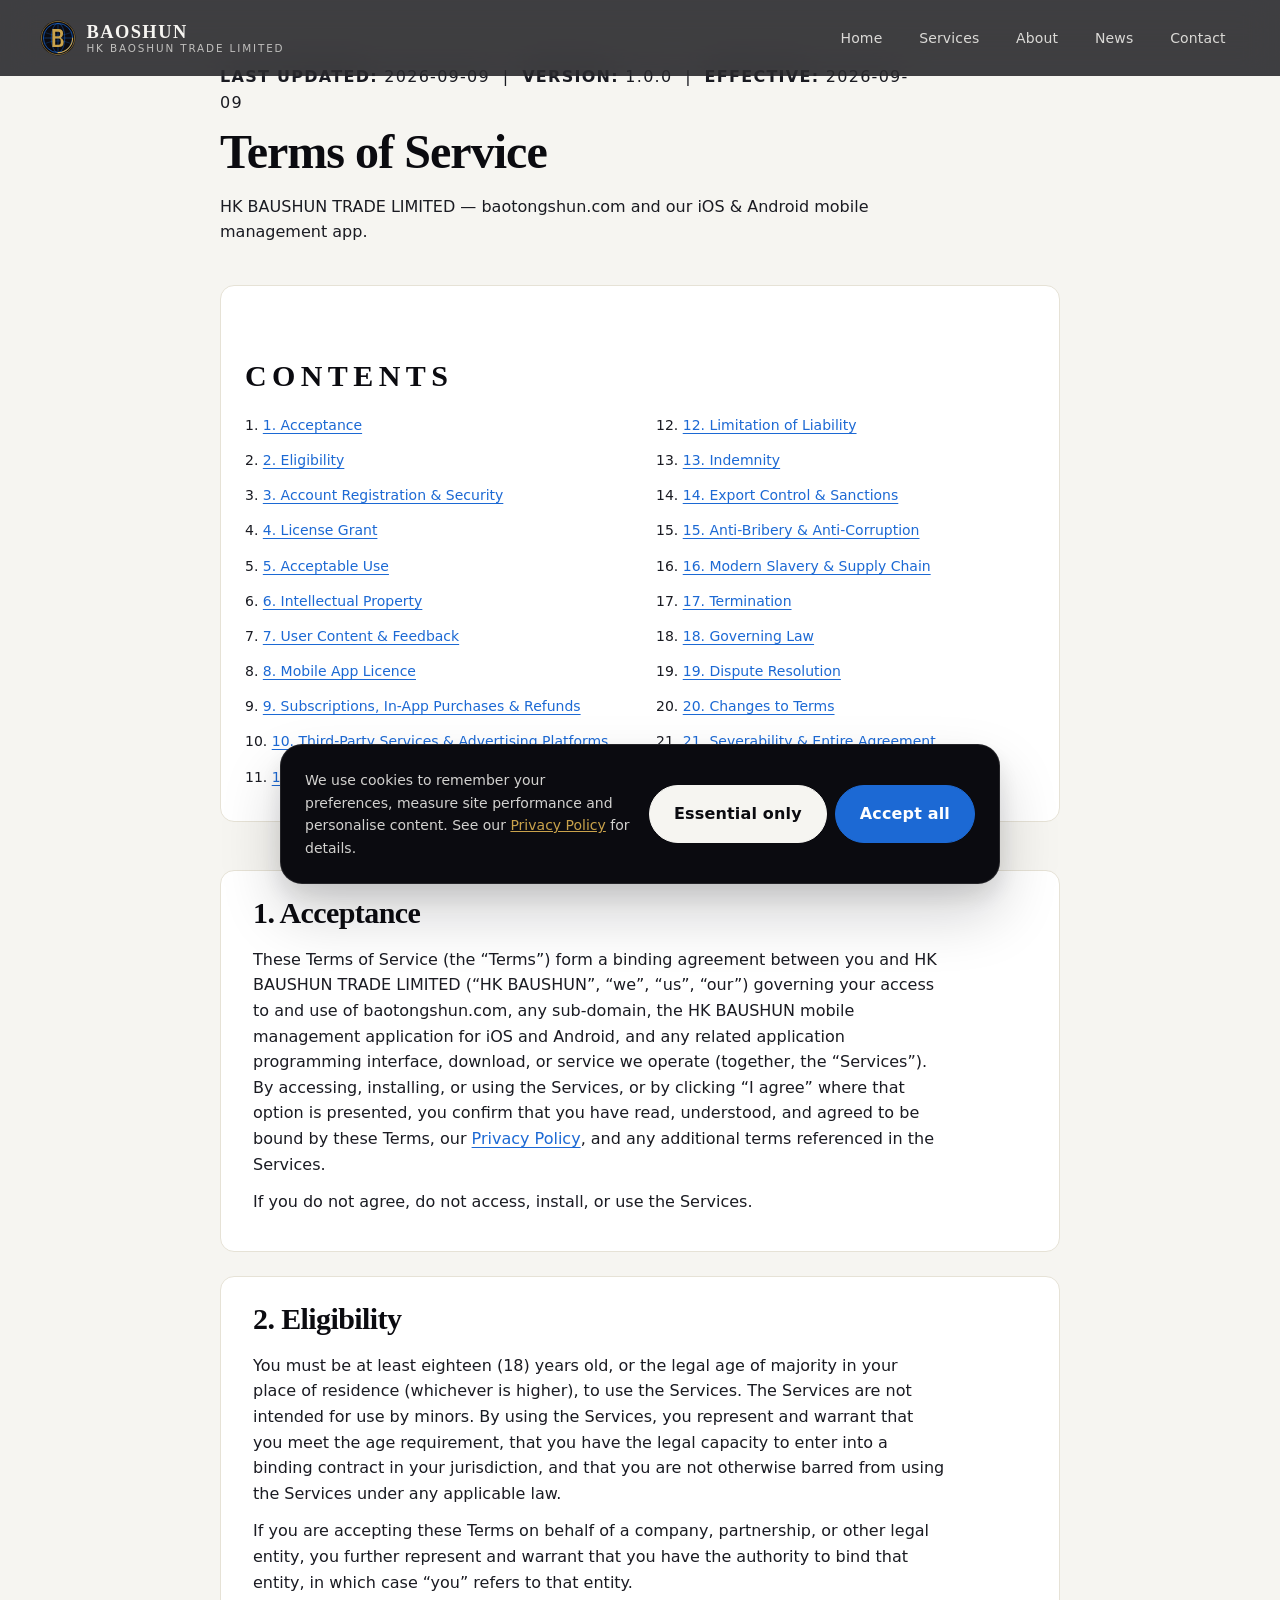
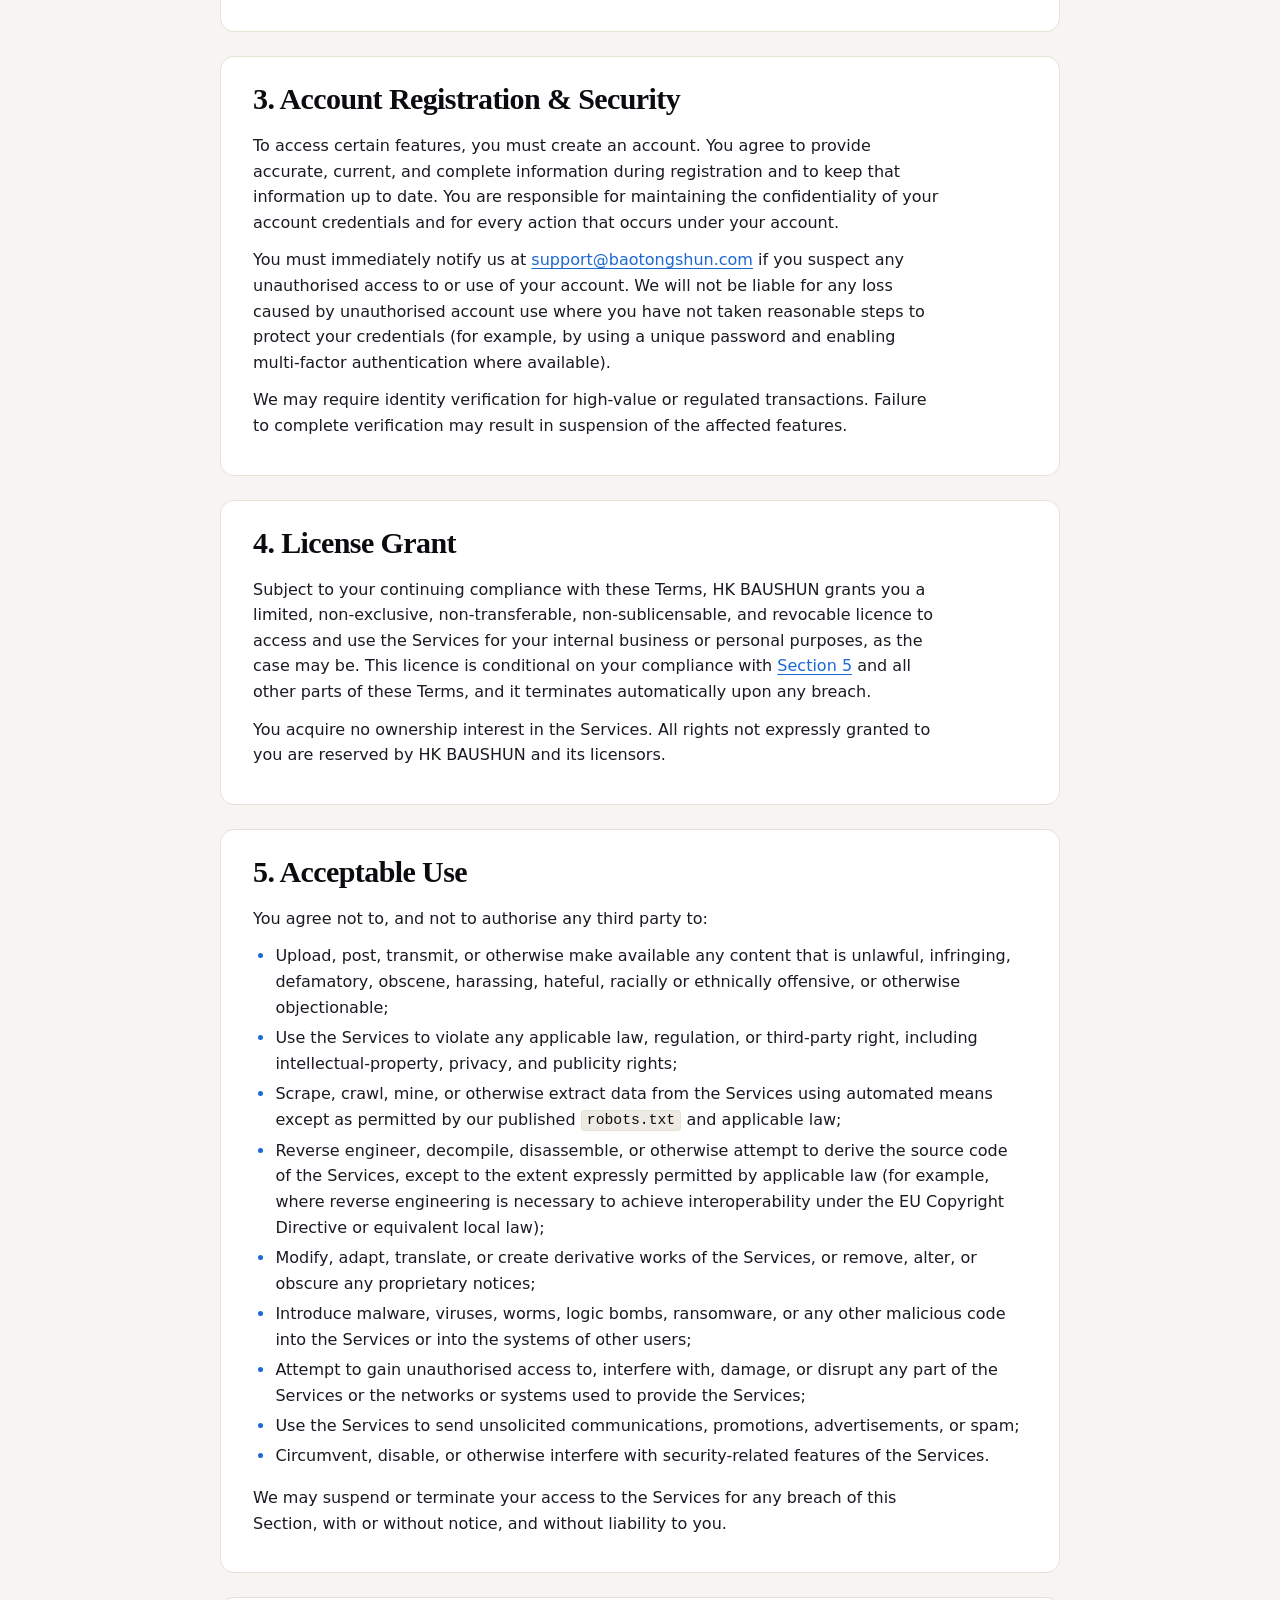
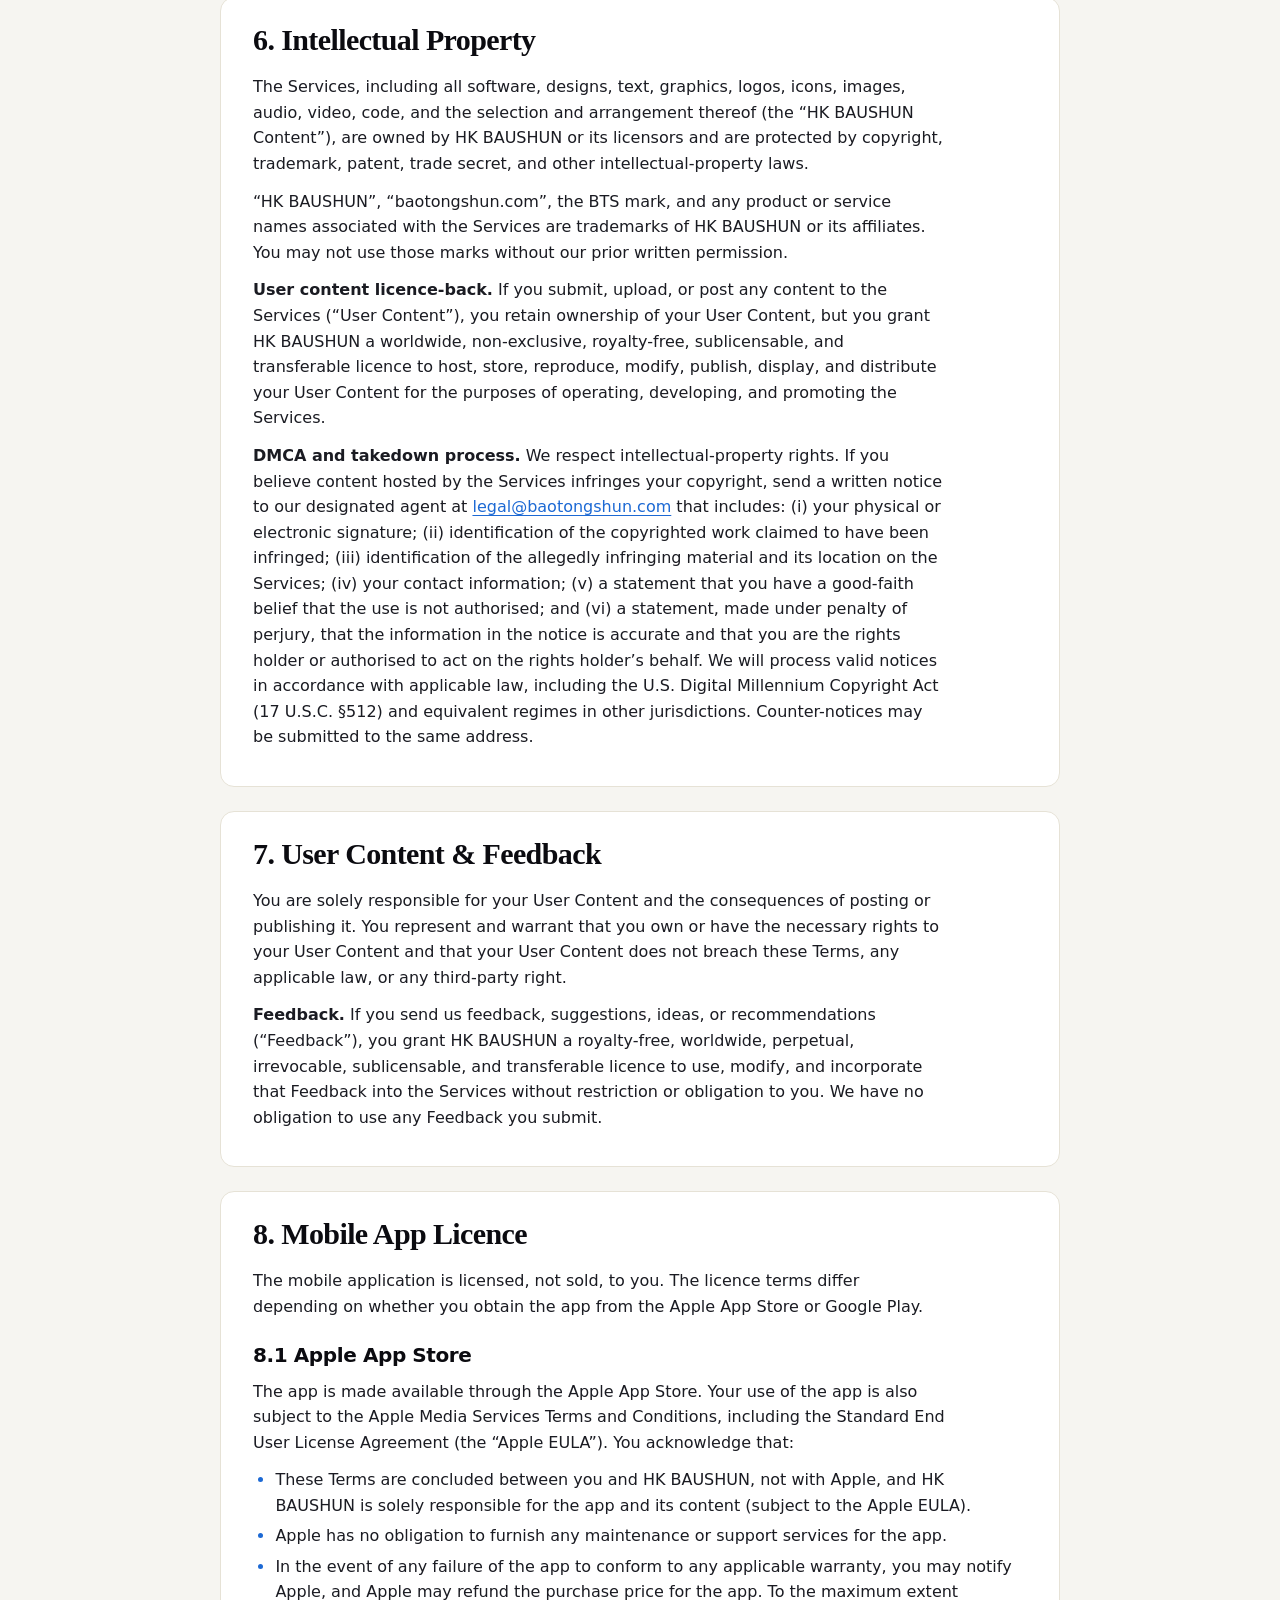
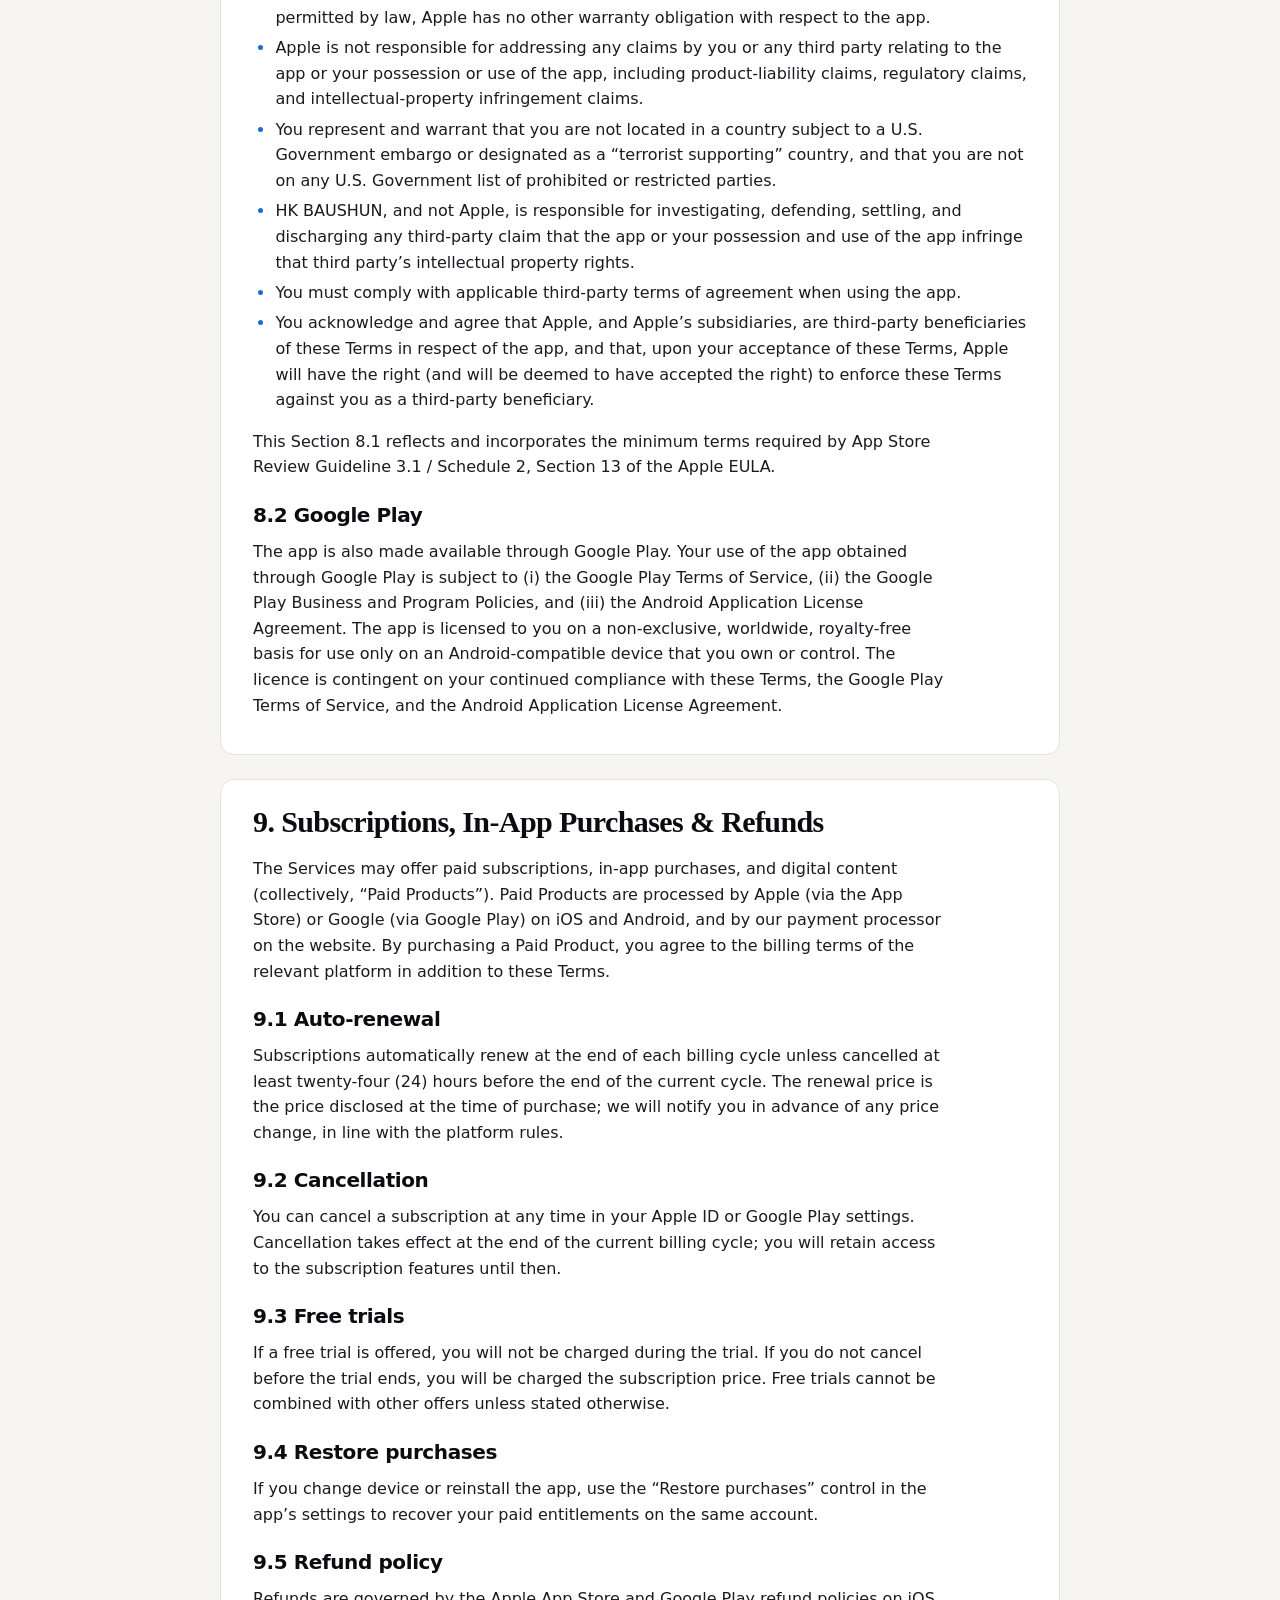
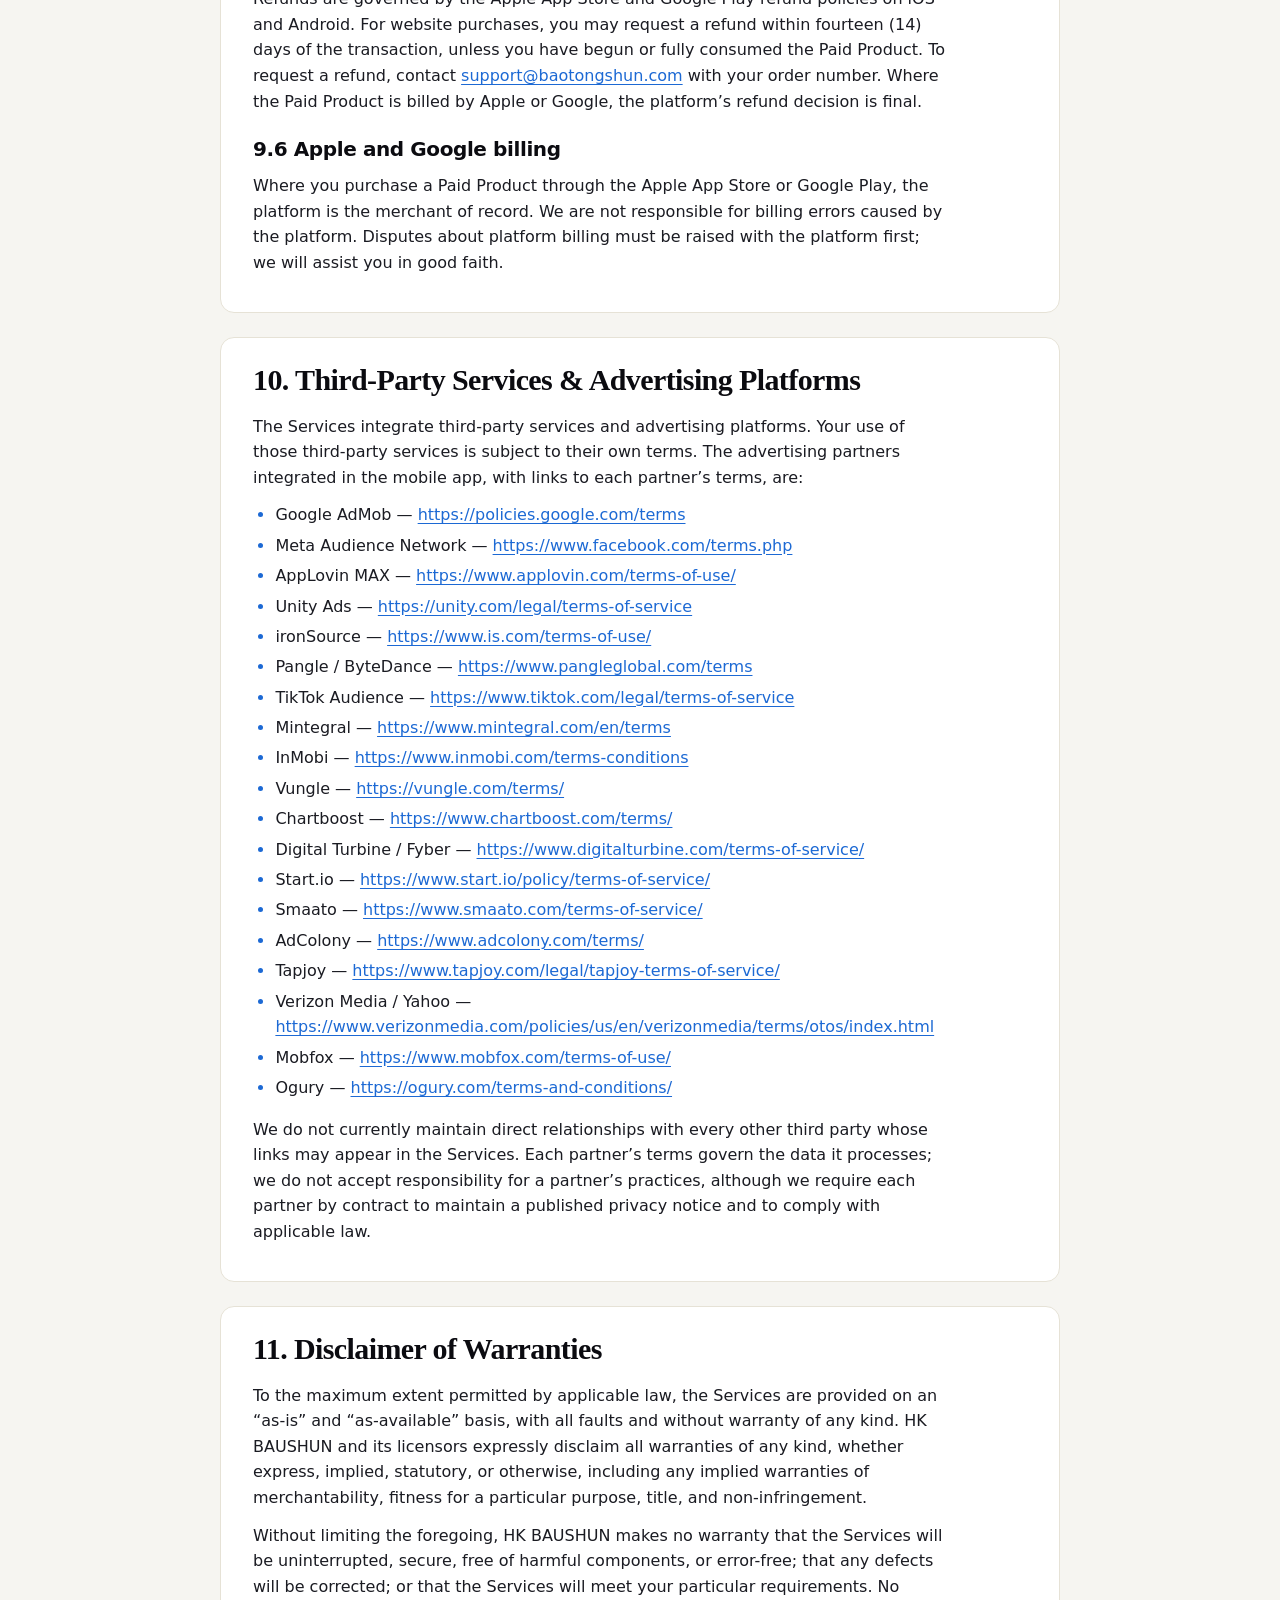
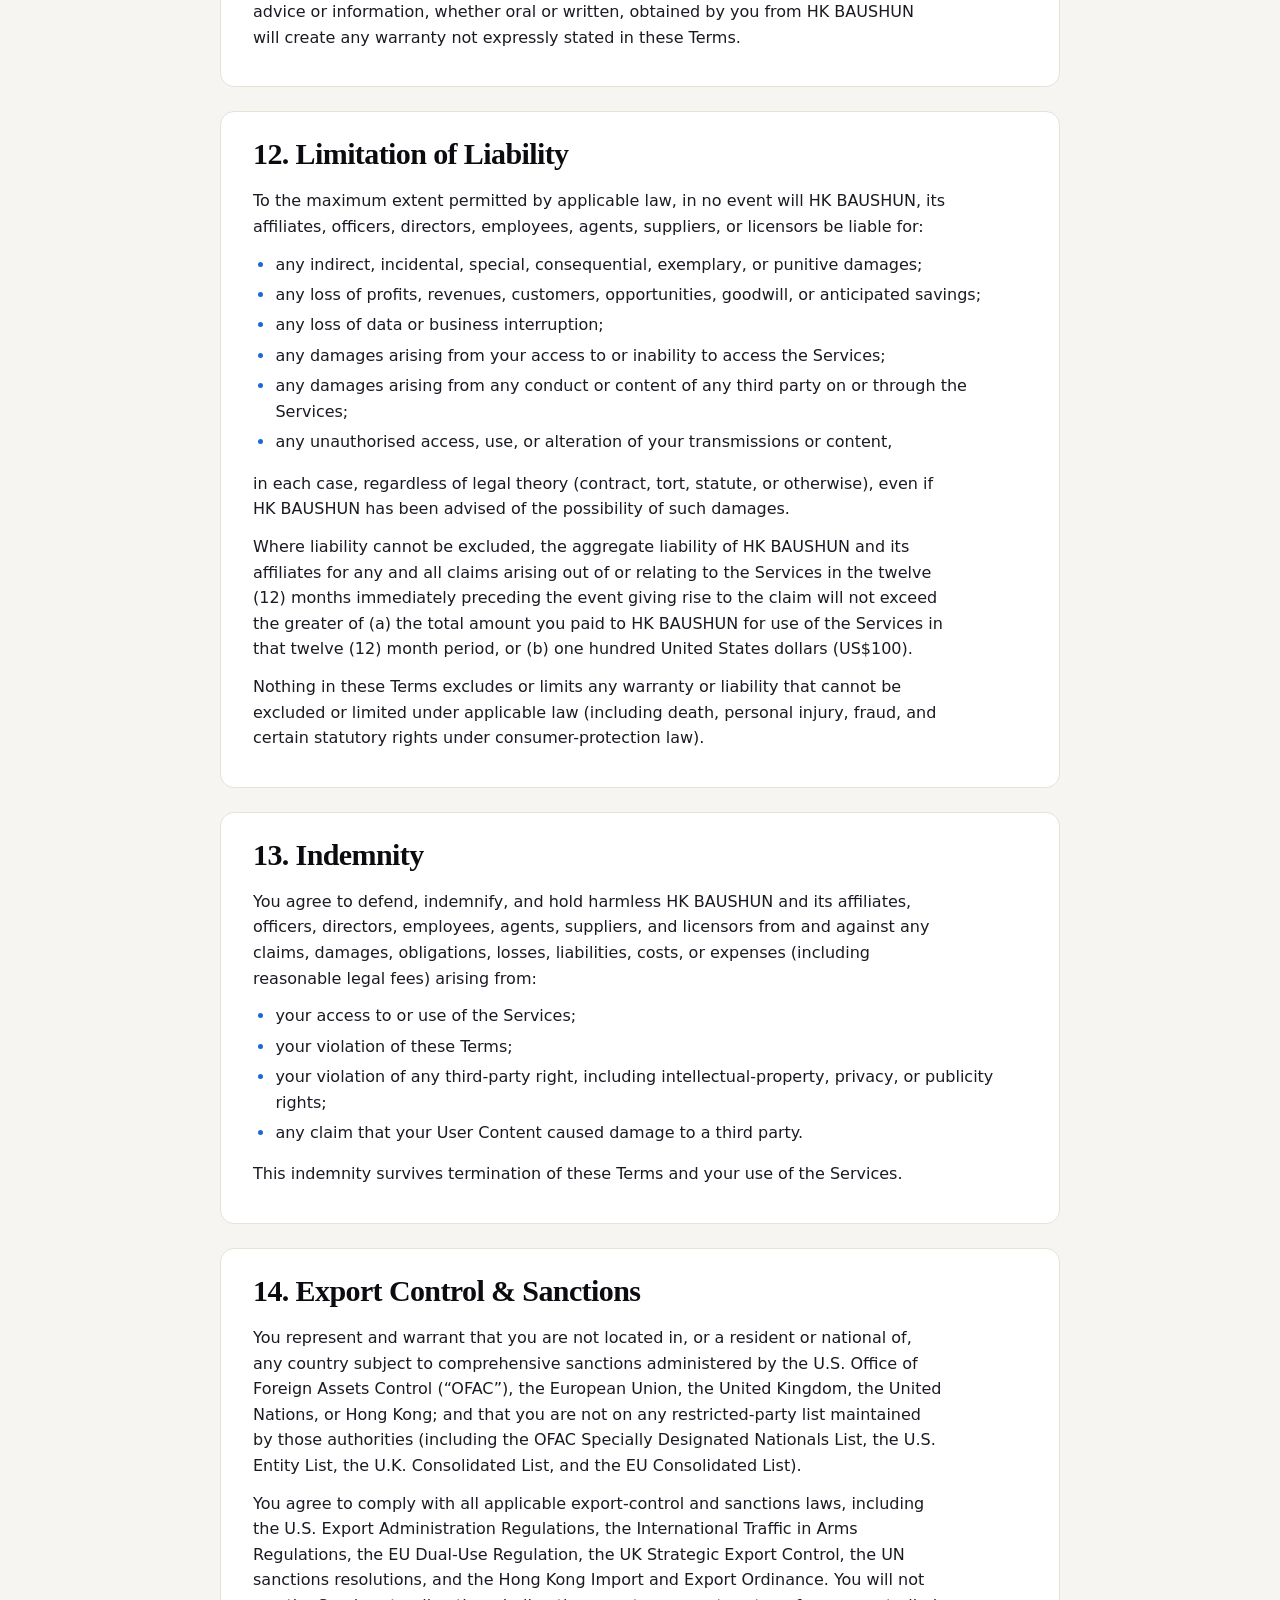
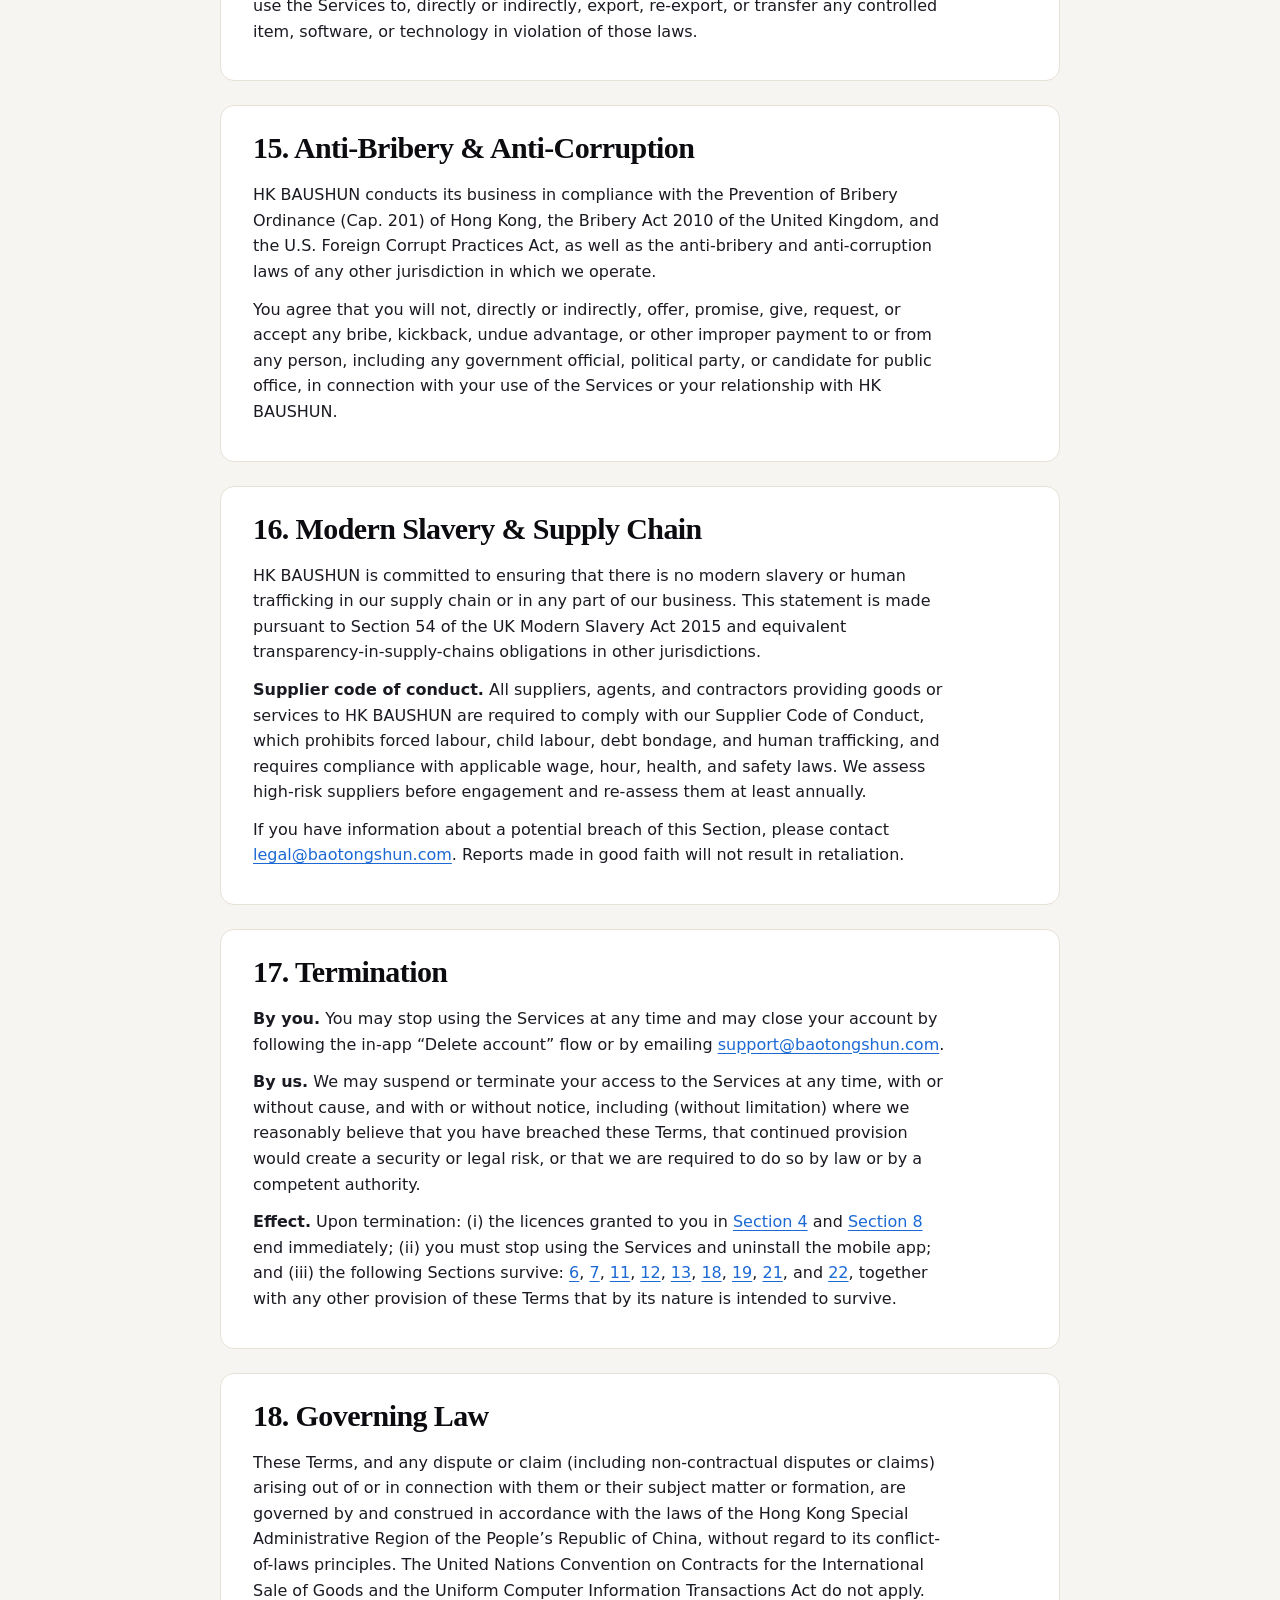
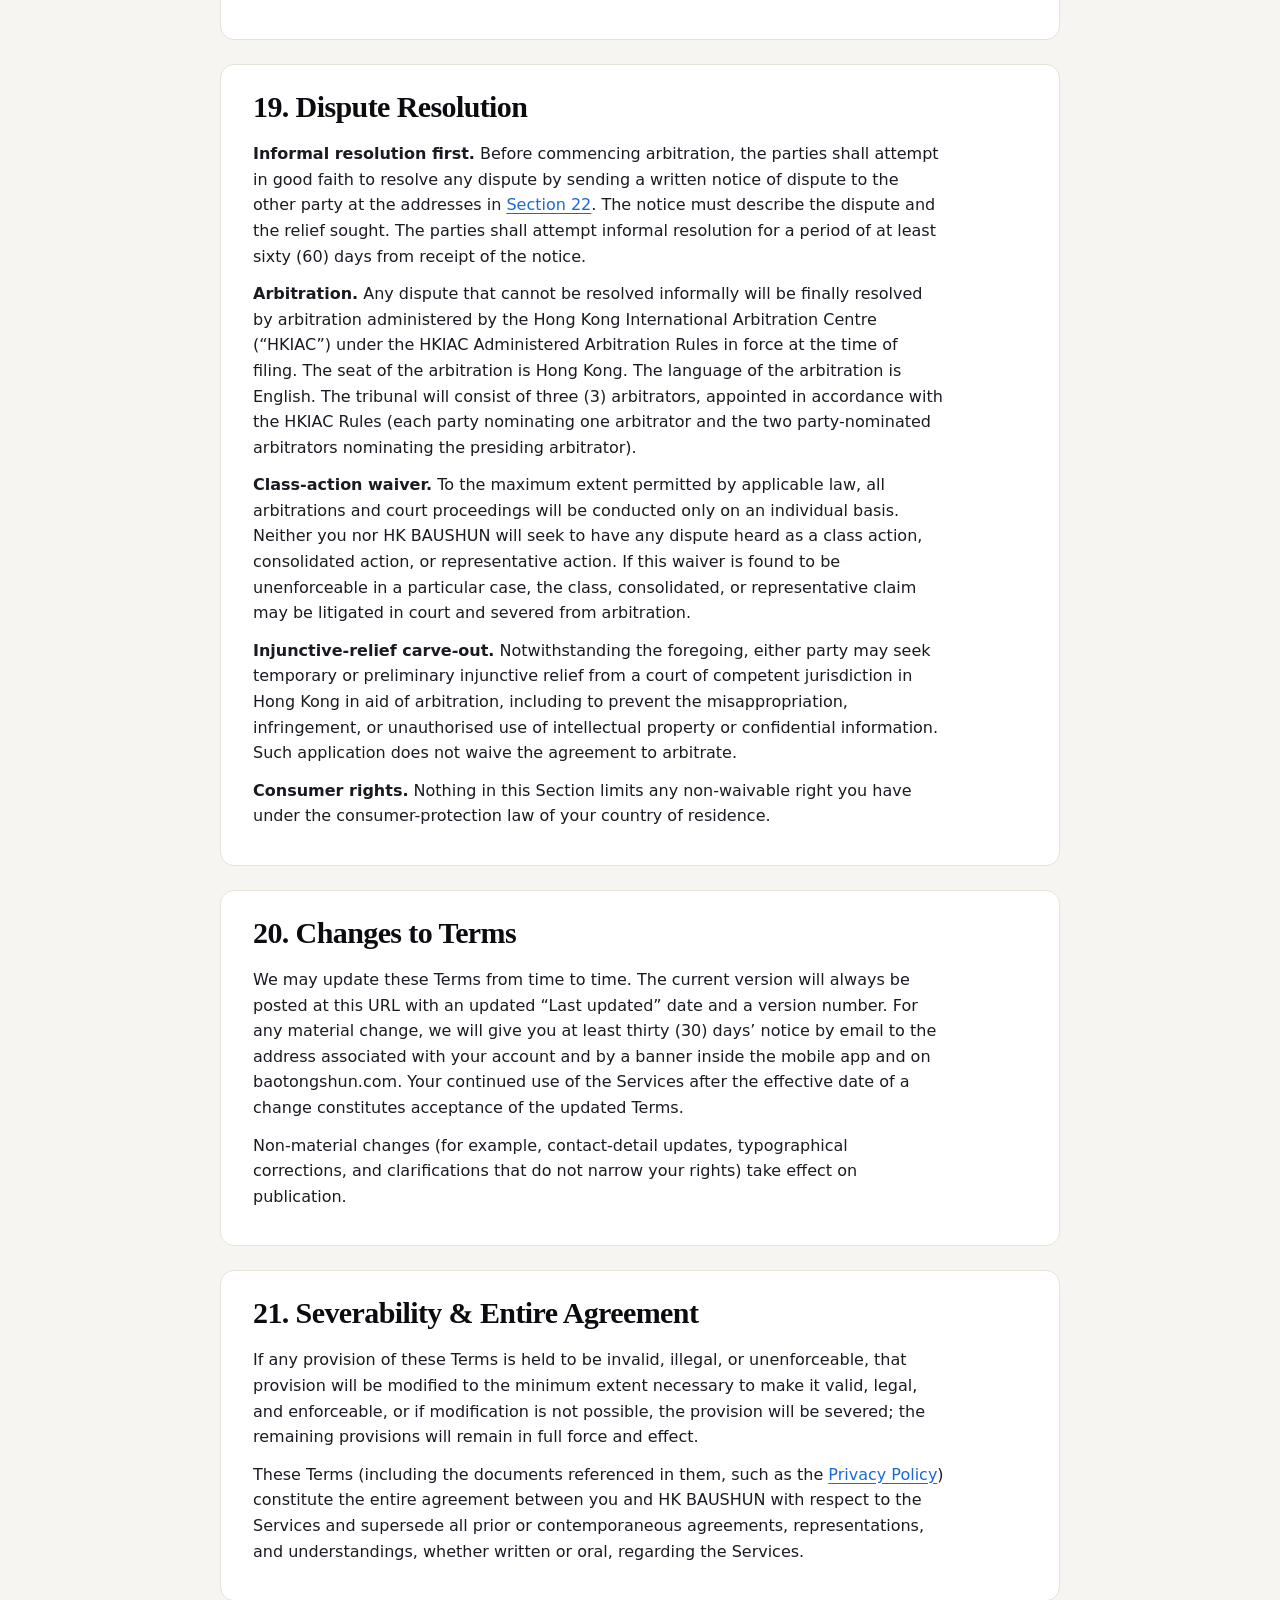
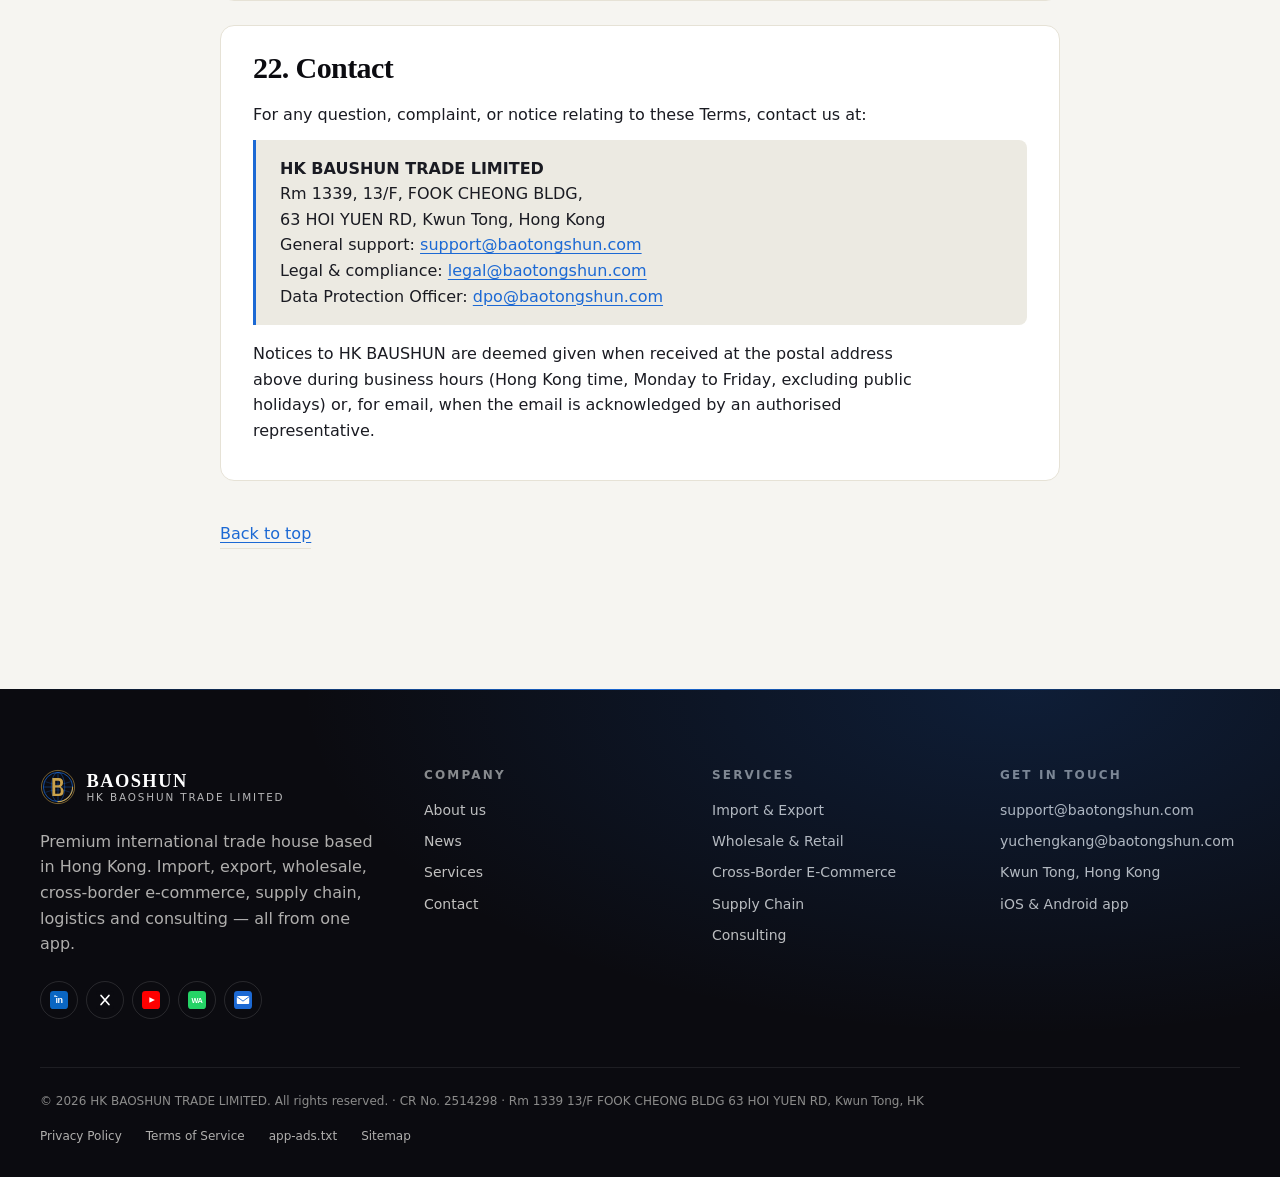
<file: legal/terms-of-service.html>
<!DOCTYPE html>
<html lang="en">
<head>
<meta charset="utf-8">
<meta name="viewport" content="width=device-width, initial-scale=1">
<title>Terms of Service — HK BAUSHUN TRADE LIMITED | baotongshun.com</title>
<meta name="description" content="The agreement between you and HK BAUSHUN TRADE LIMITED for using baotongshun.com and our mobile app, including EULA, subscriptions, and dispute resolution.">
<meta name="robots" content="index,follow,max-snippet=-1,max-image-preview:large">
<meta name="theme-color" content="#0b3d91">
<link rel="canonical" href="https://baotongshun.com/legal/terms-of-service.html">
<meta property="og:type" content="website">
<meta property="og:site_name" content="HK BAUSHUN TRADE LIMITED">
<meta property="og:title" content="Terms of Service — HK BAUSHUN TRADE LIMITED">
<meta property="og:description" content="The agreement between you and HK BAUSHUN TRADE LIMITED for using baotongshun.com and our mobile app, including EULA, subscriptions, and dispute resolution.">
<meta property="og:url" content="https://baotongshun.com/legal/terms-of-service.html">
<meta property="og:locale" content="en_US">
<meta name="twitter:card" content="summary_large_image">
<meta name="twitter:title" content="Terms of Service — HK BAUSHUN TRADE LIMITED">
<meta name="twitter:description" content="The agreement between you and HK BAUSHUN TRADE LIMITED for using baotongshun.com and our mobile app, including EULA, subscriptions, and dispute resolution.">
<meta name="twitter:url" content="https://baotongshun.com/legal/terms-of-service.html">
<link rel="stylesheet" href="../css/reset.css">
<link rel="stylesheet" href="../css/tokens.css">
<link rel="stylesheet" href="../css/base.css">
<link rel="stylesheet" href="../css/components.css">
<link rel="stylesheet" href="../css/animations.css">
<link rel="stylesheet" href="../css/pages.css">
<link rel="stylesheet" href="../css/legal.css">
<script type="application/ld+json">
{
  "@context": "https://schema.org",
  "@type": "WebPage",
  "name": "Terms of Service — HK BAUSHUN TRADE LIMITED",
  "url": "https://baotongshun.com/legal/terms-of-service.html",
  "inLanguage": "en",
  "isPartOf": {
    "@type": "WebSite",
    "name": "HK BAUSHUN TRADE LIMITED",
    "url": "https://baotongshun.com/"
  },
  "lastReviewed": "2026-09-09",
  "publisher": {
    "@type": "Organization",
    "name": "HK BAUSHUN TRADE LIMITED",
    "legalName": "HK BAUSHUN TRADE LIMITED",
    "url": "https://baotongshun.com/",
    "email": "support@baotongshun.com",
    "address": {
      "@type": "PostalAddress",
      "streetAddress": "Rm 1339 13/F FOOK CHEONG BLDG 63 HOI YUEN RD",
      "addressLocality": "Kwun Tong",
      "addressRegion": "Hong Kong",
      "addressCountry": "HK"
    }
  }
}
</script>
<script type="application/ld+json">
{
  "@context": "https://schema.org",
  "@type": "BreadcrumbList",
  "itemListElement": [
    { "@type": "ListItem", "position": 1, "name": "Home", "item": "https://baotongshun.com/" },
    { "@type": "ListItem", "position": 2, "name": "Legal", "item": "https://baotongshun.com/legal/" },
    { "@type": "ListItem", "position": 3, "name": "Terms of Service", "item": "https://baotongshun.com/legal/terms-of-service.html" }
  ]
}
</script>
<style>
  /* Print-only rules; primary styling lives in ../css/legal.css */
  @media print {
    header.site-header, footer.site-footer, nav.skip-link, .toc, .no-print { display:none !important; }
    html, body { background:#fff !important; color:#000 !important; font-size:11pt; }
    main { max-width:100% !important; margin:0 !important; padding:0 !important; }
    h1, h2, h3, h4 { page-break-after:avoid; color:#000 !important; }
    h2 { page-break-before:auto; }
    section, article, table, figure, blockquote { page-break-inside:avoid; }
    a, a:visited { color:#000 !important; text-decoration:underline; }
    a[href^="http"]::after { content:" (" attr(href) ")"; font-size:9pt; word-break:break-all; }
    table { width:100% !important; border-collapse:collapse !important; }
    th, td { border:1px solid #000 !important; padding:4px 6px !important; }
    .legal-clause { box-shadow:none !important; border-color:#000 !important; }
  }
  /* Minimal in-file override to keep TOC scannable before legal.css is wired */
  .toc ol { columns:2; column-gap:2rem; }
  @media (max-width:640px){ .toc ol { columns:1; } }
</style>
</head>
<body>
<a class="skip-link" href="#main">Skip to main content</a>
<header class="site-header is-dark" role="banner">
  <div class="header-inner">
    <a class="brand" href="/" aria-label="HK BAOSHUN TRADE LIMITED — home">
      <img class="brand-mark" src="/images/svg/logo-mark.svg" alt="" width="36" height="36" loading="eager" decoding="async">
      <span class="brand-text">
        <span class="brand-name">BAOSHUN</span>
        <span class="brand-sub">HK BAOSHUN TRADE LIMITED</span>
      </span>
    </a>
    <nav class="site-nav" aria-label="Primary">
      <a href="/">Home</a>
      <a href="/services.html">Services</a>
      <a href="/about.html">About</a>
      <a href="/news.html">News</a>
      <a href="/contact.html">Contact</a>
    </nav>
    <button class="nav-toggle" type="button" aria-label="Open navigation" aria-expanded="false">
      <svg viewBox="0 0 24 24" fill="none" stroke="currentColor" stroke-width="2" stroke-linecap="round" stroke-linejoin="round" aria-hidden="true"><line x1="4" y1="7" x2="20" y2="7"/><line x1="4" y1="12" x2="20" y2="12"/><line x1="4" y1="17" x2="20" y2="17"/></svg>
    </button>
  </div>
</header>

<main id="main" class="legal-page">
  <p class="legal-meta no-print"><strong>Last updated:</strong> 2026-09-09 &nbsp;|&nbsp; <strong>Version:</strong> 1.0.0 &nbsp;|&nbsp; <strong>Effective:</strong> 2026-09-09</p>

  <header class="legal-header">
    <h1>Terms of Service</h1>
    <p class="legal-sub">HK BAUSHUN TRADE LIMITED — baotongshun.com and our iOS &amp; Android mobile management app.</p>
  </header>

  <nav class="toc" aria-label="Table of contents">
    <h2 class="toc-title">Contents</h2>
    <ol>
      <li><a href="#acceptance">1. Acceptance</a></li>
      <li><a href="#eligibility">2. Eligibility</a></li>
      <li><a href="#account">3. Account Registration &amp; Security</a></li>
      <li><a href="#license">4. License Grant</a></li>
      <li><a href="#acceptable-use">5. Acceptable Use</a></li>
      <li><a href="#ip">6. Intellectual Property</a></li>
      <li><a href="#user-content">7. User Content &amp; Feedback</a></li>
      <li><a href="#mobile-app">8. Mobile App Licence</a></li>
      <li><a href="#subscriptions">9. Subscriptions, In-App Purchases &amp; Refunds</a></li>
      <li><a href="#third-party">10. Third-Party Services &amp; Advertising Platforms</a></li>
      <li><a href="#disclaimer">11. Disclaimer of Warranties</a></li>
      <li><a href="#liability">12. Limitation of Liability</a></li>
      <li><a href="#indemnity">13. Indemnity</a></li>
      <li><a href="#export">14. Export Control &amp; Sanctions</a></li>
      <li><a href="#anti-bribery">15. Anti-Bribery &amp; Anti-Corruption</a></li>
      <li><a href="#modern-slavery">16. Modern Slavery &amp; Supply Chain</a></li>
      <li><a href="#termination">17. Termination</a></li>
      <li><a href="#governing-law">18. Governing Law</a></li>
      <li><a href="#dispute">19. Dispute Resolution</a></li>
      <li><a href="#changes">20. Changes to Terms</a></li>
      <li><a href="#severability">21. Severability &amp; Entire Agreement</a></li>
      <li><a href="#contact">22. Contact</a></li>
    </ol>
  </nav>

  <section class="legal-clause" id="acceptance">
    <h2>1. Acceptance</h2>
    <p>These Terms of Service (the &ldquo;Terms&rdquo;) form a binding agreement between you and HK BAUSHUN TRADE LIMITED (&ldquo;HK BAUSHUN&rdquo;, &ldquo;we&rdquo;, &ldquo;us&rdquo;, &ldquo;our&rdquo;) governing your access to and use of baotongshun.com, any sub-domain, the HK BAUSHUN mobile management application for iOS and Android, and any related application programming interface, download, or service we operate (together, the &ldquo;Services&rdquo;). By accessing, installing, or using the Services, or by clicking &ldquo;I agree&rdquo; where that option is presented, you confirm that you have read, understood, and agreed to be bound by these Terms, our <a href="privacy-policy.html">Privacy Policy</a>, and any additional terms referenced in the Services.</p>
    <p>If you do not agree, do not access, install, or use the Services.</p>
  </section>

  <section class="legal-clause" id="eligibility">
    <h2>2. Eligibility</h2>
    <p>You must be at least eighteen (18) years old, or the legal age of majority in your place of residence (whichever is higher), to use the Services. The Services are not intended for use by minors. By using the Services, you represent and warrant that you meet the age requirement, that you have the legal capacity to enter into a binding contract in your jurisdiction, and that you are not otherwise barred from using the Services under any applicable law.</p>
    <p>If you are accepting these Terms on behalf of a company, partnership, or other legal entity, you further represent and warrant that you have the authority to bind that entity, in which case &ldquo;you&rdquo; refers to that entity.</p>
  </section>

  <section class="legal-clause" id="account">
    <h2>3. Account Registration &amp; Security</h2>
    <p>To access certain features, you must create an account. You agree to provide accurate, current, and complete information during registration and to keep that information up to date. You are responsible for maintaining the confidentiality of your account credentials and for every action that occurs under your account.</p>
    <p>You must immediately notify us at <a href="mailto:support@baotongshun.com">support@baotongshun.com</a> if you suspect any unauthorised access to or use of your account. We will not be liable for any loss caused by unauthorised account use where you have not taken reasonable steps to protect your credentials (for example, by using a unique password and enabling multi-factor authentication where available).</p>
    <p>We may require identity verification for high-value or regulated transactions. Failure to complete verification may result in suspension of the affected features.</p>
  </section>

  <section class="legal-clause" id="license">
    <h2>4. License Grant</h2>
    <p>Subject to your continuing compliance with these Terms, HK BAUSHUN grants you a limited, non-exclusive, non-transferable, non-sublicensable, and revocable licence to access and use the Services for your internal business or personal purposes, as the case may be. This licence is conditional on your compliance with <a href="#acceptable-use">Section 5</a> and all other parts of these Terms, and it terminates automatically upon any breach.</p>
    <p>You acquire no ownership interest in the Services. All rights not expressly granted to you are reserved by HK BAUSHUN and its licensors.</p>
  </section>

  <section class="legal-clause" id="acceptable-use">
    <h2>5. Acceptable Use</h2>
    <p>You agree not to, and not to authorise any third party to:</p>
    <ul>
      <li>Upload, post, transmit, or otherwise make available any content that is unlawful, infringing, defamatory, obscene, harassing, hateful, racially or ethnically offensive, or otherwise objectionable;</li>
      <li>Use the Services to violate any applicable law, regulation, or third-party right, including intellectual-property, privacy, and publicity rights;</li>
      <li>Scrape, crawl, mine, or otherwise extract data from the Services using automated means except as permitted by our published <code>robots.txt</code> and applicable law;</li>
      <li>Reverse engineer, decompile, disassemble, or otherwise attempt to derive the source code of the Services, except to the extent expressly permitted by applicable law (for example, where reverse engineering is necessary to achieve interoperability under the EU Copyright Directive or equivalent local law);</li>
      <li>Modify, adapt, translate, or create derivative works of the Services, or remove, alter, or obscure any proprietary notices;</li>
      <li>Introduce malware, viruses, worms, logic bombs, ransomware, or any other malicious code into the Services or into the systems of other users;</li>
      <li>Attempt to gain unauthorised access to, interfere with, damage, or disrupt any part of the Services or the networks or systems used to provide the Services;</li>
      <li>Use the Services to send unsolicited communications, promotions, advertisements, or spam;</li>
      <li>Circumvent, disable, or otherwise interfere with security-related features of the Services.</li>
    </ul>
    <p>We may suspend or terminate your access to the Services for any breach of this Section, with or without notice, and without liability to you.</p>
  </section>

  <section class="legal-clause" id="ip">
    <h2>6. Intellectual Property</h2>
    <p>The Services, including all software, designs, text, graphics, logos, icons, images, audio, video, code, and the selection and arrangement thereof (the &ldquo;HK BAUSHUN Content&rdquo;), are owned by HK BAUSHUN or its licensors and are protected by copyright, trademark, patent, trade secret, and other intellectual-property laws.</p>
    <p>&ldquo;HK BAUSHUN&rdquo;, &ldquo;baotongshun.com&rdquo;, the BTS mark, and any product or service names associated with the Services are trademarks of HK BAUSHUN or its affiliates. You may not use those marks without our prior written permission.</p>
    <p><strong>User content licence-back.</strong> If you submit, upload, or post any content to the Services (&ldquo;User Content&rdquo;), you retain ownership of your User Content, but you grant HK BAUSHUN a worldwide, non-exclusive, royalty-free, sublicensable, and transferable licence to host, store, reproduce, modify, publish, display, and distribute your User Content for the purposes of operating, developing, and promoting the Services.</p>
    <p><strong>DMCA and takedown process.</strong> We respect intellectual-property rights. If you believe content hosted by the Services infringes your copyright, send a written notice to our designated agent at <a href="mailto:legal@baotongshun.com">legal@baotongshun.com</a> that includes: (i) your physical or electronic signature; (ii) identification of the copyrighted work claimed to have been infringed; (iii) identification of the allegedly infringing material and its location on the Services; (iv) your contact information; (v) a statement that you have a good-faith belief that the use is not authorised; and (vi) a statement, made under penalty of perjury, that the information in the notice is accurate and that you are the rights holder or authorised to act on the rights holder&rsquo;s behalf. We will process valid notices in accordance with applicable law, including the U.S. Digital Millennium Copyright Act (17 U.S.C. §512) and equivalent regimes in other jurisdictions. Counter-notices may be submitted to the same address.</p>
  </section>

  <section class="legal-clause" id="user-content">
    <h2>7. User Content &amp; Feedback</h2>
    <p>You are solely responsible for your User Content and the consequences of posting or publishing it. You represent and warrant that you own or have the necessary rights to your User Content and that your User Content does not breach these Terms, any applicable law, or any third-party right.</p>
    <p><strong>Feedback.</strong> If you send us feedback, suggestions, ideas, or recommendations (&ldquo;Feedback&rdquo;), you grant HK BAUSHUN a royalty-free, worldwide, perpetual, irrevocable, sublicensable, and transferable licence to use, modify, and incorporate that Feedback into the Services without restriction or obligation to you. We have no obligation to use any Feedback you submit.</p>
  </section>

  <section class="legal-clause" id="mobile-app">
    <h2>8. Mobile App Licence</h2>
    <p>The mobile application is licensed, not sold, to you. The licence terms differ depending on whether you obtain the app from the Apple App Store or Google Play.</p>
    <h3 id="apple-eula">8.1 Apple App Store</h3>
    <p>The app is made available through the Apple App Store. Your use of the app is also subject to the Apple Media Services Terms and Conditions, including the Standard End User License Agreement (the &ldquo;Apple EULA&rdquo;). You acknowledge that:</p>
    <ul>
      <li>These Terms are concluded between you and HK BAUSHUN, not with Apple, and HK BAUSHUN is solely responsible for the app and its content (subject to the Apple EULA).</li>
      <li>Apple has no obligation to furnish any maintenance or support services for the app.</li>
      <li>In the event of any failure of the app to conform to any applicable warranty, you may notify Apple, and Apple may refund the purchase price for the app. To the maximum extent permitted by law, Apple has no other warranty obligation with respect to the app.</li>
      <li>Apple is not responsible for addressing any claims by you or any third party relating to the app or your possession or use of the app, including product-liability claims, regulatory claims, and intellectual-property infringement claims.</li>
      <li>You represent and warrant that you are not located in a country subject to a U.S. Government embargo or designated as a &ldquo;terrorist supporting&rdquo; country, and that you are not on any U.S. Government list of prohibited or restricted parties.</li>
      <li>HK BAUSHUN, and not Apple, is responsible for investigating, defending, settling, and discharging any third-party claim that the app or your possession and use of the app infringe that third party&rsquo;s intellectual property rights.</li>
      <li>You must comply with applicable third-party terms of agreement when using the app.</li>
      <li>You acknowledge and agree that Apple, and Apple&rsquo;s subsidiaries, are third-party beneficiaries of these Terms in respect of the app, and that, upon your acceptance of these Terms, Apple will have the right (and will be deemed to have accepted the right) to enforce these Terms against you as a third-party beneficiary.</li>
    </ul>
    <p>This Section 8.1 reflects and incorporates the minimum terms required by App Store Review Guideline 3.1 / Schedule 2, Section 13 of the Apple EULA.</p>
    <h3 id="google-eula">8.2 Google Play</h3>
    <p>The app is also made available through Google Play. Your use of the app obtained through Google Play is subject to (i) the Google Play Terms of Service, (ii) the Google Play Business and Program Policies, and (iii) the Android Application License Agreement. The app is licensed to you on a non-exclusive, worldwide, royalty-free basis for use only on an Android-compatible device that you own or control. The licence is contingent on your continued compliance with these Terms, the Google Play Terms of Service, and the Android Application License Agreement.</p>
  </section>

  <section class="legal-clause" id="subscriptions">
    <h2>9. Subscriptions, In-App Purchases &amp; Refunds</h2>
    <p>The Services may offer paid subscriptions, in-app purchases, and digital content (collectively, &ldquo;Paid Products&rdquo;). Paid Products are processed by Apple (via the App Store) or Google (via Google Play) on iOS and Android, and by our payment processor on the website. By purchasing a Paid Product, you agree to the billing terms of the relevant platform in addition to these Terms.</p>
    <h3 id="auto-renew">9.1 Auto-renewal</h3>
    <p>Subscriptions automatically renew at the end of each billing cycle unless cancelled at least twenty-four (24) hours before the end of the current cycle. The renewal price is the price disclosed at the time of purchase; we will notify you in advance of any price change, in line with the platform rules.</p>
    <h3 id="cancellation">9.2 Cancellation</h3>
    <p>You can cancel a subscription at any time in your Apple ID or Google Play settings. Cancellation takes effect at the end of the current billing cycle; you will retain access to the subscription features until then.</p>
    <h3 id="free-trial">9.3 Free trials</h3>
    <p>If a free trial is offered, you will not be charged during the trial. If you do not cancel before the trial ends, you will be charged the subscription price. Free trials cannot be combined with other offers unless stated otherwise.</p>
    <h3 id="restore">9.4 Restore purchases</h3>
    <p>If you change device or reinstall the app, use the &ldquo;Restore purchases&rdquo; control in the app&rsquo;s settings to recover your paid entitlements on the same account.</p>
    <h3 id="refunds">9.5 Refund policy</h3>
    <p>Refunds are governed by the Apple App Store and Google Play refund policies on iOS and Android. For website purchases, you may request a refund within fourteen (14) days of the transaction, unless you have begun or fully consumed the Paid Product. To request a refund, contact <a href="mailto:support@baotongshun.com">support@baotongshun.com</a> with your order number. Where the Paid Product is billed by Apple or Google, the platform&rsquo;s refund decision is final.</p>
    <h3 id="billing-platform">9.6 Apple and Google billing</h3>
    <p>Where you purchase a Paid Product through the Apple App Store or Google Play, the platform is the merchant of record. We are not responsible for billing errors caused by the platform. Disputes about platform billing must be raised with the platform first; we will assist you in good faith.</p>
  </section>

  <section class="legal-clause" id="third-party">
    <h2>10. Third-Party Services &amp; Advertising Platforms</h2>
    <p>The Services integrate third-party services and advertising platforms. Your use of those third-party services is subject to their own terms. The advertising partners integrated in the mobile app, with links to each partner&rsquo;s terms, are:</p>
    <ul>
      <li>Google AdMob &mdash; <a href="https://policies.google.com/terms">https://policies.google.com/terms</a></li>
      <li>Meta Audience Network &mdash; <a href="https://www.facebook.com/terms.php">https://www.facebook.com/terms.php</a></li>
      <li>AppLovin MAX &mdash; <a href="https://www.applovin.com/terms-of-use/">https://www.applovin.com/terms-of-use/</a></li>
      <li>Unity Ads &mdash; <a href="https://unity.com/legal/terms-of-service">https://unity.com/legal/terms-of-service</a></li>
      <li>ironSource &mdash; <a href="https://www.is.com/terms-of-use/">https://www.is.com/terms-of-use/</a></li>
      <li>Pangle / ByteDance &mdash; <a href="https://www.pangleglobal.com/terms">https://www.pangleglobal.com/terms</a></li>
      <li>TikTok Audience &mdash; <a href="https://www.tiktok.com/legal/terms-of-service">https://www.tiktok.com/legal/terms-of-service</a></li>
      <li>Mintegral &mdash; <a href="https://www.mintegral.com/en/terms">https://www.mintegral.com/en/terms</a></li>
      <li>InMobi &mdash; <a href="https://www.inmobi.com/terms-conditions">https://www.inmobi.com/terms-conditions</a></li>
      <li>Vungle &mdash; <a href="https://vungle.com/terms/">https://vungle.com/terms/</a></li>
      <li>Chartboost &mdash; <a href="https://www.chartboost.com/terms/">https://www.chartboost.com/terms/</a></li>
      <li>Digital Turbine / Fyber &mdash; <a href="https://www.digitalturbine.com/terms-of-service/">https://www.digitalturbine.com/terms-of-service/</a></li>
      <li>Start.io &mdash; <a href="https://www.start.io/policy/terms-of-service/">https://www.start.io/policy/terms-of-service/</a></li>
      <li>Smaato &mdash; <a href="https://www.smaato.com/terms-of-service/">https://www.smaato.com/terms-of-service/</a></li>
      <li>AdColony &mdash; <a href="https://www.adcolony.com/terms/">https://www.adcolony.com/terms/</a></li>
      <li>Tapjoy &mdash; <a href="https://www.tapjoy.com/legal/tapjoy-terms-of-service/">https://www.tapjoy.com/legal/tapjoy-terms-of-service/</a></li>
      <li>Verizon Media / Yahoo &mdash; <a href="https://www.verizonmedia.com/policies/us/en/verizonmedia/terms/otos/index.html">https://www.verizonmedia.com/policies/us/en/verizonmedia/terms/otos/index.html</a></li>
      <li>Mobfox &mdash; <a href="https://www.mobfox.com/terms-of-use/">https://www.mobfox.com/terms-of-use/</a></li>
      <li>Ogury &mdash; <a href="https://ogury.com/terms-and-conditions/">https://ogury.com/terms-and-conditions/</a></li>
    </ul>
    <p>We do not currently maintain direct relationships with every other third party whose links may appear in the Services. Each partner&rsquo;s terms govern the data it processes; we do not accept responsibility for a partner&rsquo;s practices, although we require each partner by contract to maintain a published privacy notice and to comply with applicable law.</p>
  </section>

  <section class="legal-clause" id="disclaimer">
    <h2>11. Disclaimer of Warranties</h2>
    <p>To the maximum extent permitted by applicable law, the Services are provided on an &ldquo;as-is&rdquo; and &ldquo;as-available&rdquo; basis, with all faults and without warranty of any kind. HK BAUSHUN and its licensors expressly disclaim all warranties of any kind, whether express, implied, statutory, or otherwise, including any implied warranties of merchantability, fitness for a particular purpose, title, and non-infringement.</p>
    <p>Without limiting the foregoing, HK BAUSHUN makes no warranty that the Services will be uninterrupted, secure, free of harmful components, or error-free; that any defects will be corrected; or that the Services will meet your particular requirements. No advice or information, whether oral or written, obtained by you from HK BAUSHUN will create any warranty not expressly stated in these Terms.</p>
  </section>

  <section class="legal-clause" id="liability">
    <h2>12. Limitation of Liability</h2>
    <p>To the maximum extent permitted by applicable law, in no event will HK BAUSHUN, its affiliates, officers, directors, employees, agents, suppliers, or licensors be liable for:</p>
    <ul>
      <li>any indirect, incidental, special, consequential, exemplary, or punitive damages;</li>
      <li>any loss of profits, revenues, customers, opportunities, goodwill, or anticipated savings;</li>
      <li>any loss of data or business interruption;</li>
      <li>any damages arising from your access to or inability to access the Services;</li>
      <li>any damages arising from any conduct or content of any third party on or through the Services;</li>
      <li>any unauthorised access, use, or alteration of your transmissions or content,</li>
    </ul>
    <p>in each case, regardless of legal theory (contract, tort, statute, or otherwise), even if HK BAUSHUN has been advised of the possibility of such damages.</p>
    <p>Where liability cannot be excluded, the aggregate liability of HK BAUSHUN and its affiliates for any and all claims arising out of or relating to the Services in the twelve (12) months immediately preceding the event giving rise to the claim will not exceed the greater of (a) the total amount you paid to HK BAUSHUN for use of the Services in that twelve (12) month period, or (b) one hundred United States dollars (US$100).</p>
    <p>Nothing in these Terms excludes or limits any warranty or liability that cannot be excluded or limited under applicable law (including death, personal injury, fraud, and certain statutory rights under consumer-protection law).</p>
  </section>

  <section class="legal-clause" id="indemnity">
    <h2>13. Indemnity</h2>
    <p>You agree to defend, indemnify, and hold harmless HK BAUSHUN and its affiliates, officers, directors, employees, agents, suppliers, and licensors from and against any claims, damages, obligations, losses, liabilities, costs, or expenses (including reasonable legal fees) arising from:</p>
    <ul>
      <li>your access to or use of the Services;</li>
      <li>your violation of these Terms;</li>
      <li>your violation of any third-party right, including intellectual-property, privacy, or publicity rights;</li>
      <li>any claim that your User Content caused damage to a third party.</li>
    </ul>
    <p>This indemnity survives termination of these Terms and your use of the Services.</p>
  </section>

  <section class="legal-clause" id="export">
    <h2>14. Export Control &amp; Sanctions</h2>
    <p>You represent and warrant that you are not located in, or a resident or national of, any country subject to comprehensive sanctions administered by the U.S. Office of Foreign Assets Control (&ldquo;OFAC&rdquo;), the European Union, the United Kingdom, the United Nations, or Hong Kong; and that you are not on any restricted-party list maintained by those authorities (including the OFAC Specially Designated Nationals List, the U.S. Entity List, the U.K. Consolidated List, and the EU Consolidated List).</p>
    <p>You agree to comply with all applicable export-control and sanctions laws, including the U.S. Export Administration Regulations, the International Traffic in Arms Regulations, the EU Dual-Use Regulation, the UK Strategic Export Control, the UN sanctions resolutions, and the Hong Kong Import and Export Ordinance. You will not use the Services to, directly or indirectly, export, re-export, or transfer any controlled item, software, or technology in violation of those laws.</p>
  </section>

  <section class="legal-clause" id="anti-bribery">
    <h2>15. Anti-Bribery &amp; Anti-Corruption</h2>
    <p>HK BAUSHUN conducts its business in compliance with the Prevention of Bribery Ordinance (Cap. 201) of Hong Kong, the Bribery Act 2010 of the United Kingdom, and the U.S. Foreign Corrupt Practices Act, as well as the anti-bribery and anti-corruption laws of any other jurisdiction in which we operate.</p>
    <p>You agree that you will not, directly or indirectly, offer, promise, give, request, or accept any bribe, kickback, undue advantage, or other improper payment to or from any person, including any government official, political party, or candidate for public office, in connection with your use of the Services or your relationship with HK BAUSHUN.</p>
  </section>

  <section class="legal-clause" id="modern-slavery">
    <h2>16. Modern Slavery &amp; Supply Chain</h2>
    <p>HK BAUSHUN is committed to ensuring that there is no modern slavery or human trafficking in our supply chain or in any part of our business. This statement is made pursuant to Section 54 of the UK Modern Slavery Act 2015 and equivalent transparency-in-supply-chains obligations in other jurisdictions.</p>
    <p><strong>Supplier code of conduct.</strong> All suppliers, agents, and contractors providing goods or services to HK BAUSHUN are required to comply with our Supplier Code of Conduct, which prohibits forced labour, child labour, debt bondage, and human trafficking, and requires compliance with applicable wage, hour, health, and safety laws. We assess high-risk suppliers before engagement and re-assess them at least annually.</p>
    <p>If you have information about a potential breach of this Section, please contact <a href="mailto:legal@baotongshun.com">legal@baotongshun.com</a>. Reports made in good faith will not result in retaliation.</p>
  </section>

  <section class="legal-clause" id="termination">
    <h2>17. Termination</h2>
    <p><strong>By you.</strong> You may stop using the Services at any time and may close your account by following the in-app &ldquo;Delete account&rdquo; flow or by emailing <a href="mailto:support@baotongshun.com">support@baotongshun.com</a>.</p>
    <p><strong>By us.</strong> We may suspend or terminate your access to the Services at any time, with or without cause, and with or without notice, including (without limitation) where we reasonably believe that you have breached these Terms, that continued provision would create a security or legal risk, or that we are required to do so by law or by a competent authority.</p>
    <p><strong>Effect.</strong> Upon termination: (i) the licences granted to you in <a href="#license">Section 4</a> and <a href="#mobile-app">Section 8</a> end immediately; (ii) you must stop using the Services and uninstall the mobile app; and (iii) the following Sections survive: <a href="#ip">6</a>, <a href="#user-content">7</a>, <a href="#disclaimer">11</a>, <a href="#liability">12</a>, <a href="#indemnity">13</a>, <a href="#governing-law">18</a>, <a href="#dispute">19</a>, <a href="#severability">21</a>, and <a href="#contact">22</a>, together with any other provision of these Terms that by its nature is intended to survive.</p>
  </section>

  <section class="legal-clause" id="governing-law">
    <h2>18. Governing Law</h2>
    <p>These Terms, and any dispute or claim (including non-contractual disputes or claims) arising out of or in connection with them or their subject matter or formation, are governed by and construed in accordance with the laws of the Hong Kong Special Administrative Region of the People&rsquo;s Republic of China, without regard to its conflict-of-laws principles. The United Nations Convention on Contracts for the International Sale of Goods and the Uniform Computer Information Transactions Act do not apply.</p>
  </section>

  <section class="legal-clause" id="dispute">
    <h2>19. Dispute Resolution</h2>
    <p><strong>Informal resolution first.</strong> Before commencing arbitration, the parties shall attempt in good faith to resolve any dispute by sending a written notice of dispute to the other party at the addresses in <a href="#contact">Section 22</a>. The notice must describe the dispute and the relief sought. The parties shall attempt informal resolution for a period of at least sixty (60) days from receipt of the notice.</p>
    <p><strong>Arbitration.</strong> Any dispute that cannot be resolved informally will be finally resolved by arbitration administered by the Hong Kong International Arbitration Centre (&ldquo;HKIAC&rdquo;) under the HKIAC Administered Arbitration Rules in force at the time of filing. The seat of the arbitration is Hong Kong. The language of the arbitration is English. The tribunal will consist of three (3) arbitrators, appointed in accordance with the HKIAC Rules (each party nominating one arbitrator and the two party-nominated arbitrators nominating the presiding arbitrator).</p>
    <p><strong>Class-action waiver.</strong> To the maximum extent permitted by applicable law, all arbitrations and court proceedings will be conducted only on an individual basis. Neither you nor HK BAUSHUN will seek to have any dispute heard as a class action, consolidated action, or representative action. If this waiver is found to be unenforceable in a particular case, the class, consolidated, or representative claim may be litigated in court and severed from arbitration.</p>
    <p><strong>Injunctive-relief carve-out.</strong> Notwithstanding the foregoing, either party may seek temporary or preliminary injunctive relief from a court of competent jurisdiction in Hong Kong in aid of arbitration, including to prevent the misappropriation, infringement, or unauthorised use of intellectual property or confidential information. Such application does not waive the agreement to arbitrate.</p>
    <p><strong>Consumer rights.</strong> Nothing in this Section limits any non-waivable right you have under the consumer-protection law of your country of residence.</p>
  </section>

  <section class="legal-clause" id="changes">
    <h2>20. Changes to Terms</h2>
    <p>We may update these Terms from time to time. The current version will always be posted at this URL with an updated &ldquo;Last updated&rdquo; date and a version number. For any material change, we will give you at least thirty (30) days&rsquo; notice by email to the address associated with your account and by a banner inside the mobile app and on baotongshun.com. Your continued use of the Services after the effective date of a change constitutes acceptance of the updated Terms.</p>
    <p>Non-material changes (for example, contact-detail updates, typographical corrections, and clarifications that do not narrow your rights) take effect on publication.</p>
  </section>

  <section class="legal-clause" id="severability">
    <h2>21. Severability &amp; Entire Agreement</h2>
    <p>If any provision of these Terms is held to be invalid, illegal, or unenforceable, that provision will be modified to the minimum extent necessary to make it valid, legal, and enforceable, or if modification is not possible, the provision will be severed; the remaining provisions will remain in full force and effect.</p>
    <p>These Terms (including the documents referenced in them, such as the <a href="privacy-policy.html">Privacy Policy</a>) constitute the entire agreement between you and HK BAUSHUN with respect to the Services and supersede all prior or contemporaneous agreements, representations, and understandings, whether written or oral, regarding the Services.</p>
  </section>

  <section class="legal-clause" id="contact">
    <h2>22. Contact</h2>
    <p>For any question, complaint, or notice relating to these Terms, contact us at:</p>
    <address>
      <strong>HK BAUSHUN TRADE LIMITED</strong><br>
      Rm 1339, 13/F, FOOK CHEONG BLDG,<br>
      63 HOI YUEN RD, Kwun Tong, Hong Kong<br>
      General support: <a href="mailto:support@baotongshun.com">support@baotongshun.com</a><br>
      Legal &amp; compliance: <a href="mailto:legal@baotongshun.com">legal@baotongshun.com</a><br>
      Data Protection Officer: <a href="mailto:dpo@baotongshun.com">dpo@baotongshun.com</a>
    </address>
    <p>Notices to HK BAUSHUN are deemed given when received at the postal address above during business hours (Hong Kong time, Monday to Friday, excluding public holidays) or, for email, when the email is acknowledged by an authorised representative.</p>
  </section>

  <p class="legal-back-to-top no-print"><a href="#main">Back to top</a></p>
</main>

<footer class="site-footer" role="contentinfo">
  <div class="container">
    <div class="footer-grid">
      <div class="footer-brand">
        <a class="brand" href="/">
          <img class="brand-mark" src="/images/svg/logo-mark.svg" alt="" width="36" height="36" loading="lazy" decoding="async">
          <span class="brand-text">
            <span class="brand-name">BAOSHUN</span>
            <span class="brand-sub">HK BAOSHUN TRADE LIMITED</span>
          </span>
        </a>
        <p>Premium international trade house based in Hong Kong. Import, export, wholesale, cross-border e-commerce, supply chain, logistics and consulting — all from one app.</p>
        <div class="footer-social" aria-label="Social channels">
          <a href="https://www.linkedin.com/" aria-label="LinkedIn" rel="noopener noreferrer"><img src="/images/svg/social-linkedin.svg" alt="" width="18" height="18" loading="lazy"></a>
          <a href="https://x.com/" aria-label="X (Twitter)" rel="noopener noreferrer"><img src="/images/svg/social-x.svg" alt="" width="18" height="18" loading="lazy"></a>
          <a href="https://youtube.com/" aria-label="YouTube" rel="noopener noreferrer"><img src="/images/svg/social-youtube.svg" alt="" width="18" height="18" loading="lazy"></a>
          <a href="https://wa.me/85200000000" aria-label="WhatsApp" rel="noopener noreferrer"><img src="/images/svg/social-whatsapp.svg" alt="" width="18" height="18" loading="lazy"></a>
          <a href="mailto:support@baotongshun.com" aria-label="Email us"><img src="/images/svg/social-email.svg" alt="" width="18" height="18" loading="lazy"></a>
        </div>
      </div>
      <div>
        <h3 class="footer-h">Company</h3>
        <nav class="footer-nav" aria-label="Company">
          <a href="/about.html">About us</a>
          <a href="/news.html">News</a>
          <a href="/services.html">Services</a>
          <a href="/contact.html">Contact</a>
        </nav>
      </div>
      <div>
        <h3 class="footer-h">Services</h3>
        <nav class="footer-nav" aria-label="Services">
          <a href="/services.html#import-export">Import &amp; Export</a>
          <a href="/services.html#wholesale-retail">Wholesale &amp; Retail</a>
          <a href="/services.html#ecommerce">Cross-Border E-Commerce</a>
          <a href="/services.html#supply-chain">Supply Chain</a>
          <a href="/services.html#consulting">Consulting</a>
        </nav>
      </div>
      <div>
        <h3 class="footer-h">Get in touch</h3>
        <nav class="footer-nav" aria-label="Contact">
          <a href="mailto:support@baotongshun.com">support@baotongshun.com</a>
          <a href="mailto:yuchengkang@baotongshun.com">yuchengkang@baotongshun.com</a>
          <a href="/contact.html">Kwun Tong, Hong Kong</a>
          <a href="/services.html#mobile-app">iOS &amp; Android app</a>
        </nav>
      </div>
    </div>
    <div class="footer-bottom">
      <span>© <span data-year>2026</span> HK BAOSHUN TRADE LIMITED. All rights reserved. · CR No. 2514298 · Rm 1339 13/F FOOK CHEONG BLDG 63 HOI YUEN RD, Kwun Tong, HK</span>
      <nav class="footer-legal" aria-label="Legal">
        <a href="/legal/privacy-policy.html">Privacy Policy</a>
        <a href="/legal/terms-of-service.html">Terms of Service</a>
        <a href="/app-ads.txt">app-ads.txt</a>
        <a href="/sitemap.xml">Sitemap</a>
      </nav>
    </div>
  </div>
</footer>

<aside class="cookie-banner" role="region" aria-label="Cookie notice">
  <p>We use cookies to remember your preferences, measure site performance and personalise content. See our <a href="/legal/privacy-policy.html" style="color:var(--gold); text-decoration:underline;">Privacy Policy</a> for details.</p>
  <div class="actions">
    <button class="btn btn-ghost btn-light" data-cookie="essential" type="button">Essential only</button>
    <button class="btn btn-primary" data-cookie="all" type="button">Accept all</button>
  </div>
</aside>

<script src="/js/main.js" defer></script>
</body>
</html>
</file>
<file: css/tokens.css>
/* =========================================================================
   tokens.css — design tokens (colors, type, space, radii, shadows, motion)
   ========================================================================= */

:root {
  /* color */
  --ink:       #0B0B10;
  --ink-2:     #1A1B22;
  --ink-3:     #3A3C46;
  --paper:     #F6F5F1;
  --paper-2:   #FFFFFF;
  --paper-3:   #ECEAE2;
  --line:      #E6E2D6;
  --line-2:    #D7D2C2;
  --accent:    #1C69D4;        /* BMW-style blue */
  --accent-2:  #FF6F00;        /* signal orange */
  --accent-3:  #0F4A99;        /* deep blue */
  --gold:      #C9A24B;
  --mint:      #6FB07F;
  --danger:    #C0392B;
  --success:   #2E8B57;
  --tint-blue:  rgba(28,105,212,0.08);
  --tint-gold:  rgba(201,162,75,0.12);
  --grad-1:    linear-gradient(135deg, #0B0B10 0%, #1A1B22 60%, #0F4A99 100%);
  --grad-2:    linear-gradient(135deg, #1C69D4 0%, #0F4A99 100%);
  --grad-3:    linear-gradient(135deg, #FF6F00 0%, #C9A24B 100%);
  --grad-mesh: radial-gradient(at 12% 20%, #1C69D4 0%, transparent 45%),
               radial-gradient(at 88% 10%, #FF6F00 0%, transparent 35%),
               radial-gradient(at 70% 80%, #C9A24B 0%, transparent 35%),
               linear-gradient(180deg, #0B0B10 0%, #1A1B22 100%);

  /* typography */
  --font-sans: "Inter", "Helvetica Neue", system-ui, -apple-system, "Segoe UI",
               Roboto, "Noto Sans", sans-serif;
  --font-display: "Times New Roman", "Playfair Display", Georgia, "Source Han Serif SC",
                  "Noto Serif CJK SC", serif;
  --font-mono: "JetBrains Mono", "SFMono-Regular", Menlo, Consolas, monospace;

  --fs-100: 0.75rem;     /* 12 */
  --fs-200: 0.875rem;    /* 14 */
  --fs-300: 1rem;        /* 16 */
  --fs-400: 1.125rem;    /* 18 */
  --fs-500: 1.25rem;     /* 20 */
  --fs-600: 1.5rem;      /* 24 */
  --fs-700: 1.875rem;    /* 30 */
  --fs-800: 2.25rem;     /* 36 */
  --fs-900: 3rem;        /* 48 */
  --fs-1000: 3.75rem;    /* 60 */
  --fs-1100: 4.5rem;     /* 72 */
  --fs-1200: 6rem;       /* 96 */

  --lh-tight: 1.05;
  --lh-snug:  1.2;
  --lh-base:  1.6;

  --tracking-tight: -0.02em;
  --tracking-base:  0;
  --tracking-wide:  0.08em;
  --tracking-mega:  0.18em;

  /* spacing (4-pt scale) */
  --s-0:  0;
  --s-1:  0.25rem;
  --s-2:  0.5rem;
  --s-3:  0.75rem;
  --s-4:  1rem;
  --s-5:  1.5rem;
  --s-6:  2rem;
  --s-7:  2.5rem;
  --s-8:  3rem;
  --s-9:  4rem;
  --s-10: 5rem;
  --s-11: 6rem;
  --s-12: 8rem;
  --s-13: 10rem;

  /* radii */
  --r-1: 4px;
  --r-2: 8px;
  --r-3: 14px;
  --r-4: 22px;
  --r-5: 32px;
  --r-pill: 999px;

  /* shadow */
  --shadow-1: 0 1px 2px rgba(11,11,16,0.06), 0 1px 3px rgba(11,11,16,0.06);
  --shadow-2: 0 4px 12px rgba(11,11,16,0.08), 0 2px 6px rgba(11,11,16,0.06);
  --shadow-3: 0 14px 32px rgba(11,11,16,0.12), 0 6px 14px rgba(11,11,16,0.08);
  --shadow-4: 0 30px 60px rgba(11,11,16,0.18), 0 12px 24px rgba(11,11,16,0.10);
  --shadow-glow: 0 0 0 1px rgba(28,105,212,0.30), 0 0 32px rgba(28,105,212,0.25);

  /* layout */
  --container: 1280px;
  --gutter: clamp(1rem, 4vw, 2.5rem);
  --header-h: 76px;

  /* motion */
  --ease-out: cubic-bezier(0.16, 1, 0.3, 1);
  --ease-in:  cubic-bezier(0.7, 0, 0.84, 0);
  --ease-soft: cubic-bezier(0.4, 0, 0.2, 1);
  --d-1: 160ms;
  --d-2: 240ms;
  --d-3: 400ms;
  --d-4: 700ms;
  --d-5: 1200ms;

  /* z-layers */
  --z-base: 1;
  --z-content: 10;
  --z-header: 50;
  --z-overlay: 80;
  --z-modal: 90;
  --z-toast: 100;
}
</file>
<file: css/base.css>
/* =========================================================================
   base.css — element defaults, layout primitives, typography, utilities
   ========================================================================= */

html { scroll-behavior: smooth; }
body {
  font-family: var(--font-sans);
  font-size: var(--fs-300);
  color: var(--ink);
  background: var(--paper);
  font-feature-settings: "ss01", "cv11";
}

a { transition: color var(--d-2) var(--ease-out); }
a:hover { color: var(--accent); }

h1, h2, h3, h4, h5, h6 { font-family: var(--font-display); letter-spacing: var(--tracking-tight); font-weight: 600; }

h1 { font-size: clamp(2.4rem, 5vw + 1rem, var(--fs-1100)); line-height: var(--lh-tight); }
h2 { font-size: clamp(1.8rem, 3vw + 0.6rem, var(--fs-900)); line-height: var(--lh-snug); }
h3 { font-size: clamp(1.4rem, 1.6vw + 0.6rem, var(--fs-700)); }
h4 { font-size: var(--fs-600); }
h5 { font-size: var(--fs-500); }
h6 { font-size: var(--fs-400); }

p { color: var(--ink-2); max-width: 68ch; }
p.lead { font-size: var(--fs-500); color: var(--ink-3); max-width: 60ch; }

.eyebrow {
  display: inline-flex; align-items: center; gap: 0.5rem;
  font-family: var(--font-sans); font-size: var(--fs-100);
  letter-spacing: var(--tracking-mega); text-transform: uppercase;
  color: var(--accent); font-weight: 600;
}
.eyebrow::before {
  content: ""; width: 28px; height: 1px; background: currentColor; display: inline-block;
}

.text-grad {
  background: var(--grad-2);
  -webkit-background-clip: text; background-clip: text;
  -webkit-text-fill-color: transparent;
}
.text-grad-gold {
  background: var(--grad-3);
  -webkit-background-clip: text; background-clip: text;
  -webkit-text-fill-color: transparent;
}

/* layout */
.container { max-width: var(--container); margin: 0 auto; padding-left: var(--gutter); padding-right: var(--gutter); }
.container-wide { max-width: 1480px; margin: 0 auto; padding-left: var(--gutter); padding-right: var(--gutter); }
.section { padding-block: clamp(4rem, 8vw, 8rem); position: relative; }
.section-tight { padding-block: clamp(3rem, 6vw, 5rem); }
.section-dark { background: var(--ink); color: var(--paper); }
.section-dark p { color: rgba(246,245,241,0.78); }

.grid { display: grid; gap: var(--s-6); }
.grid-2 { grid-template-columns: repeat(2, minmax(0, 1fr)); }
.grid-3 { grid-template-columns: repeat(3, minmax(0, 1fr)); }
.grid-4 { grid-template-columns: repeat(4, minmax(0, 1fr)); }
@media (max-width: 900px) {
  .grid-2, .grid-3, .grid-4 { grid-template-columns: 1fr; }
}
@media (min-width: 901px) and (max-width: 1180px) {
  .grid-4 { grid-template-columns: repeat(2, minmax(0,1fr)); }
  .grid-3 { grid-template-columns: repeat(2, minmax(0,1fr)); }
}

.flex { display: flex; gap: var(--s-4); }
.flex-center { display: flex; align-items: center; justify-content: center; }
.flex-between { display: flex; align-items: center; justify-content: space-between; gap: var(--s-4); }

/* buttons */
.btn {
  --btn-bg: var(--ink);
  --btn-fg: var(--paper);
  --btn-bd: var(--ink);
  display: inline-flex; align-items: center; gap: 0.5rem;
  padding: 0.95rem 1.5rem;
  background: var(--btn-bg); color: var(--btn-fg);
  border: 1.5px solid var(--btn-bd);
  border-radius: var(--r-pill);
  font-weight: 600; font-size: var(--fs-300);
  letter-spacing: 0.01em;
  cursor: pointer; user-select: none;
  position: relative; overflow: hidden;
  transition: transform var(--d-2) var(--ease-out),
              box-shadow var(--d-2) var(--ease-out),
              background var(--d-2) var(--ease-out);
  isolation: isolate;
}
.btn::after {
  content: ""; position: absolute; inset: 0;
  background: radial-gradient(circle at var(--mx,50%) var(--my,50%),
              rgba(255,255,255,0.25) 0%, transparent 60%);
  opacity: 0; transition: opacity var(--d-2) var(--ease-out);
  z-index: -1;
}
.btn:hover { transform: translateY(-2px); box-shadow: var(--shadow-3); }
.btn:hover::after { opacity: 1; }
.btn:active { transform: translateY(0); }
.btn svg { width: 18px; height: 18px; }

.btn-primary { --btn-bg: var(--accent); --btn-fg: #fff; --btn-bd: var(--accent); }
.btn-primary:hover { --btn-bg: var(--accent-3); --btn-bd: var(--accent-3); color: #fff; }
.btn-ghost { --btn-bg: transparent; --btn-fg: var(--ink); --btn-bd: var(--ink); }
.btn-ghost:hover { --btn-bg: var(--ink); --btn-fg: var(--paper); color: var(--paper); }
.btn-light { --btn-bg: var(--paper); --btn-fg: var(--ink); --btn-bd: var(--paper); }
.btn-light:hover { --btn-bg: var(--paper-3); }
.btn-link {
  display: inline-flex; align-items: center; gap: 0.5rem;
  color: var(--accent); font-weight: 600; position: relative;
  padding-bottom: 2px;
}
.btn-link::after {
  content: ""; position: absolute; left: 0; bottom: 0;
  width: 100%; height: 1.5px; background: currentColor;
  transform-origin: left; transform: scaleX(0);
  transition: transform var(--d-3) var(--ease-out);
}
.btn-link:hover::after { transform: scaleX(1); }
.btn-link .arrow { transition: transform var(--d-2) var(--ease-out); }
.btn-link:hover .arrow { transform: translateX(4px); }

/* tag / pill */
.tag {
  display: inline-flex; align-items: center; gap: 0.4rem;
  padding: 0.25rem 0.7rem;
  background: var(--tint-blue); color: var(--accent-3);
  font-size: var(--fs-100); font-weight: 600;
  letter-spacing: var(--tracking-wide); text-transform: uppercase;
  border-radius: var(--r-pill);
}
.tag-gold { background: var(--tint-gold); color: var(--gold); }

/* card */
.card {
  background: var(--paper-2);
  border: 1px solid var(--line);
  border-radius: var(--r-4);
  padding: var(--s-6);
  transition: transform var(--d-3) var(--ease-out),
              box-shadow var(--d-3) var(--ease-out),
              border-color var(--d-3) var(--ease-out);
}
.card:hover {
  transform: translateY(-4px);
  box-shadow: var(--shadow-3);
  border-color: var(--accent);
}
.card-title { font-size: var(--fs-600); margin-bottom: var(--s-2); font-family: var(--font-display); }

/* icon bubble */
.icon-bubble {
  display: inline-flex; align-items: center; justify-content: center;
  width: 56px; height: 56px;
  border-radius: var(--r-3);
  background: var(--tint-blue); color: var(--accent);
  transition: transform var(--d-3) var(--ease-out),
              background var(--d-3) var(--ease-out);
}
.icon-bubble svg { width: 28px; height: 28px; stroke-width: 1.5; }
.card:hover .icon-bubble { transform: scale(1.06) rotate(-3deg); background: var(--accent); color: #fff; }

/* skip link */
.skip-link {
  position: absolute; top: -200px; left: 12px;
  background: var(--ink); color: var(--paper);
  padding: 0.75rem 1rem; border-radius: var(--r-2);
  z-index: var(--z-toast);
  transition: top var(--d-2) var(--ease-out);
}
.skip-link:focus { top: 12px; }

/* divider wave */
.divider-wave { display: block; width: 100%; height: 40px; }

/* image */
.media {
  position: relative; overflow: hidden; border-radius: var(--r-4);
  background: var(--paper-3);
  aspect-ratio: 16/9;
}
.media img { width: 100%; height: 100%; object-fit: cover; transition: transform var(--d-5) var(--ease-out); }
.media:hover img { transform: scale(1.04); }
.media-overlay {
  position: absolute; inset: 0;
  background: linear-gradient(180deg, transparent 40%, rgba(11,11,16,0.7) 100%);
  pointer-events: none;
}

/* kv row */
.kv { display: grid; grid-template-columns: 180px 1fr; gap: var(--s-3) var(--s-5); }
.kv dt { color: var(--ink-3); font-weight: 600; }
.kv dd { color: var(--ink-2); }
@media (max-width: 700px) { .kv { grid-template-columns: 1fr; } }

/* sr only */
.sr-only {
  position: absolute; width: 1px; height: 1px; padding: 0; margin: -1px;
  overflow: hidden; clip: rect(0,0,0,0); white-space: nowrap; border: 0;
}
</file>
<file: css/components.css>
/* =========================================================================
   components.css — header, footer, nav, hero, sections, cards
   ========================================================================= */

/* ----- site header / nav ---------------------------------------------- */
.site-header {
  position: fixed; top: 0; left: 0; right: 0;
  height: var(--header-h);
  z-index: var(--z-header);
  display: flex; align-items: center;
  background: rgba(11,11,16,0);
  backdrop-filter: blur(0);
  -webkit-backdrop-filter: blur(0);
  transition: background var(--d-3) var(--ease-out),
              backdrop-filter var(--d-3) var(--ease-out),
              box-shadow var(--d-3) var(--ease-out);
}
.site-header.is-scrolled,
.site-header.is-dark {
  background: rgba(11,11,16,0.78);
  backdrop-filter: blur(18px) saturate(180%);
  -webkit-backdrop-filter: blur(18px) saturate(180%);
  box-shadow: 0 1px 0 rgba(255,255,255,0.06);
}
.site-header.is-paper {
  background: rgba(246,245,241,0.85);
  box-shadow: 0 1px 0 var(--line);
}

.header-inner {
  width: 100%; max-width: 1480px; margin: 0 auto;
  padding: 0 var(--gutter);
  display: flex; align-items: center; justify-content: space-between; gap: var(--s-5);
}

.brand { display: inline-flex; align-items: center; gap: 0.65rem; color: var(--paper); }
.brand.is-paper { color: var(--ink); }
.brand-mark { width: 36px; height: 36px; flex-shrink: 0; }
.brand-text { display: flex; flex-direction: column; line-height: 1; }
.brand-name {
  font-family: var(--font-display);
  font-weight: 700; font-size: 1.15rem;
  letter-spacing: var(--tracking-wide);
}
.brand-sub {
  font-size: 0.65rem; letter-spacing: var(--tracking-mega);
  text-transform: uppercase; opacity: 0.7; margin-top: 2px;
}

.site-nav { display: flex; align-items: center; gap: var(--s-2); }
.site-nav a {
  position: relative; padding: 0.5rem 0.9rem;
  color: rgba(246,245,241,0.85); font-weight: 500; font-size: var(--fs-200);
  letter-spacing: 0.01em;
  border-radius: var(--r-pill);
  transition: color var(--d-2) var(--ease-out), background var(--d-2) var(--ease-out);
}
.site-nav a:hover { color: #fff; background: rgba(255,255,255,0.08); }
.site-nav a[aria-current="page"] { color: #fff; }
.site-nav a[aria-current="page"]::after {
  content: ""; position: absolute; left: 50%; bottom: -2px;
  transform: translateX(-50%);
  width: 24px; height: 2px; background: var(--accent); border-radius: 2px;
}
.is-paper .site-nav a { color: rgba(11,11,16,0.7); }
.is-paper .site-nav a:hover { color: var(--ink); background: rgba(11,11,16,0.05); }
.is-paper .site-nav a[aria-current="page"] { color: var(--ink); }

.nav-toggle {
  display: none;
  width: 44px; height: 44px; border-radius: 50%;
  align-items: center; justify-content: center;
  color: inherit; background: rgba(255,255,255,0.08);
}
.nav-toggle svg { width: 22px; height: 22px; }
.is-paper .nav-toggle { background: rgba(11,11,16,0.05); }

@media (max-width: 900px) {
  .site-nav { display: none; }
  .nav-toggle { display: inline-flex; }
  .site-nav.is-open {
    display: flex; flex-direction: column; align-items: stretch;
    position: fixed; top: var(--header-h); left: 0; right: 0;
    background: var(--ink); padding: var(--s-4) var(--gutter);
    border-top: 1px solid rgba(255,255,255,0.08);
    animation: navSlideIn var(--d-3) var(--ease-out);
  }
  .site-nav.is-open a { padding: 0.85rem 0.6rem; font-size: var(--fs-400); }
}

@keyframes navSlideIn {
  from { opacity: 0; transform: translateY(-8px); }
  to { opacity: 1; transform: translateY(0); }
}

/* ----- footer --------------------------------------------------------- */
.site-footer {
  background: var(--ink); color: var(--paper);
  padding-block: var(--s-10) var(--s-6);
  position: relative; overflow: hidden;
}
.site-footer::before {
  content: ""; position: absolute; top: 0; left: 0; right: 0; height: 1px;
  background: linear-gradient(90deg, transparent, var(--accent), transparent);
}
.site-footer::after {
  content: ""; position: absolute; inset: 0;
  background: radial-gradient(at 80% 0%, rgba(28,105,212,0.20) 0%, transparent 50%);
  pointer-events: none;
}
.footer-grid {
  position: relative;
  display: grid;
  grid-template-columns: 1.4fr repeat(3, 1fr);
  gap: var(--s-8);
  padding-bottom: var(--s-8);
  border-bottom: 1px solid rgba(255,255,255,0.08);
}
@media (max-width: 980px) {
  .footer-grid { grid-template-columns: 1fr 1fr; }
}
@media (max-width: 600px) {
  .footer-grid { grid-template-columns: 1fr; }
}
.footer-brand p { color: rgba(246,245,241,0.7); margin-block: var(--s-4) var(--s-5); }
.footer-brand .brand { color: #fff; }
.footer-h {
  font-family: var(--font-sans); font-size: var(--fs-100);
  letter-spacing: var(--tracking-mega); text-transform: uppercase;
  color: rgba(246,245,241,0.55); margin-bottom: var(--s-4);
}
.footer-nav { display: flex; flex-direction: column; gap: 0.55rem; }
.footer-nav a {
  color: rgba(246,245,241,0.78); font-size: var(--fs-200);
  transition: color var(--d-2) var(--ease-out), transform var(--d-2) var(--ease-out);
}
.footer-nav a:hover { color: var(--accent); transform: translateX(2px); }

.footer-social { display: flex; gap: 0.5rem; margin-top: var(--s-3); }
.footer-social a {
  width: 38px; height: 38px;
  display: inline-flex; align-items: center; justify-content: center;
  border: 1px solid rgba(255,255,255,0.12);
  border-radius: 50%;
  color: rgba(246,245,241,0.78);
  transition: background var(--d-2) var(--ease-out),
              color var(--d-2) var(--ease-out),
              transform var(--d-2) var(--ease-out);
}
.footer-social a:hover { background: var(--accent); color: #fff; transform: translateY(-2px); }
.footer-social svg { width: 18px; height: 18px; }

.footer-bottom {
  display: flex; align-items: center; justify-content: space-between;
  gap: var(--s-4); padding-top: var(--s-5);
  font-size: var(--fs-100); color: rgba(246,245,241,0.55);
  flex-wrap: wrap;
}
.footer-legal { display: flex; gap: var(--s-5); flex-wrap: wrap; }
.footer-legal a { color: rgba(246,245,241,0.7); }
.footer-legal a:hover { color: var(--accent); }

/* ----- hero ----------------------------------------------------------- */
.hero {
  position: relative; min-height: 100vh;
  display: flex; align-items: center;
  padding-top: var(--header-h);
  overflow: hidden;
  color: var(--paper);
  background: var(--ink);
}
.hero-media {
  position: absolute; inset: 0; z-index: 0;
}
.hero-media img {
  width: 100%; height: 100%; object-fit: cover;
  animation: heroZoom 18s var(--ease-soft) infinite alternate;
}
@keyframes heroZoom {
  from { transform: scale(1.0); }
  to   { transform: scale(1.08); }
}
.hero-media::after {
  content: ""; position: absolute; inset: 0;
  background:
    linear-gradient(180deg, rgba(11,11,16,0.55) 0%, rgba(11,11,16,0.20) 30%, rgba(11,11,16,0.85) 100%),
    radial-gradient(at 20% 30%, rgba(28,105,212,0.30) 0%, transparent 50%);
}
.hero-illust {
  position: absolute; right: -5%; top: 5%; width: 60%; max-width: 900px;
  z-index: 1; opacity: 0.35;
  animation: heroFloat 9s ease-in-out infinite;
}
@keyframes heroFloat {
  0%, 100% { transform: translateY(0) rotate(0deg); }
  50%      { transform: translateY(-14px) rotate(1deg); }
}
.hero-inner {
  position: relative; z-index: 2;
  width: 100%; max-width: 1480px; margin: 0 auto;
  padding: var(--s-12) var(--gutter) var(--s-10);
  display: grid; grid-template-columns: 1.3fr 1fr; gap: var(--s-9); align-items: center;
}
@media (max-width: 980px) { .hero-inner { grid-template-columns: 1fr; } }

.hero-eyebrow { color: var(--gold); }
.hero h1 { color: #fff; }
.hero h1 em { font-style: italic; color: var(--gold); }
.hero p.lead { color: rgba(246,245,241,0.85); max-width: 56ch; }
.hero-ctas { display: flex; gap: var(--s-3); margin-top: var(--s-6); flex-wrap: wrap; }
.hero-stats {
  margin-top: var(--s-9);
  display: grid; grid-template-columns: repeat(3, 1fr); gap: var(--s-5);
  border-top: 1px solid rgba(255,255,255,0.10);
  padding-top: var(--s-5);
}
.hero-stat-num {
  font-family: var(--font-display); font-size: clamp(1.8rem, 2vw + 1rem, 2.5rem);
  color: #fff; line-height: 1;
}
.hero-stat-num span { color: var(--accent); }
.hero-stat-lbl { font-size: var(--fs-100); color: rgba(246,245,241,0.7); text-transform: uppercase; letter-spacing: var(--tracking-wide); margin-top: 0.4rem; }

.hero-card {
  background: rgba(255,255,255,0.06);
  border: 1px solid rgba(255,255,255,0.12);
  border-radius: var(--r-4);
  padding: var(--s-6);
  backdrop-filter: blur(12px);
  -webkit-backdrop-filter: blur(12px);
  position: relative;
}
.hero-card h3 { color: #fff; }
.hero-card .mascot { position: absolute; right: -10px; top: -28px; width: 110px; }
.hero-card dl { margin-top: var(--s-4); display: grid; gap: var(--s-3); }
.hero-card dt { font-size: var(--fs-100); letter-spacing: var(--tracking-mega); text-transform: uppercase; color: rgba(246,245,241,0.6); }
.hero-card dd { color: #fff; font-weight: 500; }
.hero-card .live-dot {
  display: inline-flex; align-items: center; gap: 0.5rem; color: #fff;
  font-size: var(--fs-100); letter-spacing: var(--tracking-wide); text-transform: uppercase;
}
.hero-card .live-dot::before {
  content: ""; width: 8px; height: 8px; border-radius: 50%; background: #4ade80;
  box-shadow: 0 0 0 0 rgba(74,222,128,0.6);
  animation: pulse 1.6s infinite;
}
@keyframes pulse {
  0%   { box-shadow: 0 0 0 0 rgba(74,222,128,0.6); }
  70%  { box-shadow: 0 0 0 12px rgba(74,222,128,0); }
  100% { box-shadow: 0 0 0 0 rgba(74,222,128,0); }
}

/* ----- section headers ----------------------------------------------- */
.section-head { max-width: 760px; margin-bottom: var(--s-8); }
.section-head .eyebrow { margin-bottom: var(--s-3); }
.section-head p { margin-top: var(--s-3); font-size: var(--fs-400); }
.section-head h2 { font-family: var(--font-display); }

/* ----- reveal animation hooks (used by IntersectionObserver) ---------- */
.reveal { opacity: 0; transform: translateY(24px); transition: opacity var(--d-5) var(--ease-out), transform var(--d-5) var(--ease-out); }
.reveal.is-in { opacity: 1; transform: none; }
.reveal-stagger > * { opacity: 0; transform: translateY(20px); transition: opacity var(--d-4) var(--ease-out), transform var(--d-4) var(--ease-out); }
.reveal-stagger.is-in > * { opacity: 1; transform: none; }
.reveal-stagger.is-in > *:nth-child(2) { transition-delay: 80ms; }
.reveal-stagger.is-in > *:nth-child(3) { transition-delay: 160ms; }
.reveal-stagger.is-in > *:nth-child(4) { transition-delay: 240ms; }
.reveal-stagger.is-in > *:nth-child(5) { transition-delay: 320ms; }
.reveal-stagger.is-in > *:nth-child(6) { transition-delay: 400ms; }
.reveal-stagger.is-in > *:nth-child(7) { transition-delay: 480ms; }
.reveal-stagger.is-in > *:nth-child(8) { transition-delay: 560ms; }

/* ----- marquee strip ------------------------------------------------- */
.marquee {
  position: relative; overflow: hidden;
  background: var(--ink); color: var(--paper);
  padding: var(--s-4) 0;
  border-block: 1px solid rgba(255,255,255,0.08);
}
.marquee-track {
  display: flex; gap: var(--s-9); align-items: center;
  white-space: nowrap;
  animation: marquee 28s linear infinite;
  width: max-content;
}
.marquee-item { display: inline-flex; align-items: center; gap: 0.6rem; font-size: var(--fs-400); color: rgba(246,245,241,0.7); font-family: var(--font-display); }
.marquee-item svg { width: 22px; height: 22px; color: var(--accent); }
@keyframes marquee {
  from { transform: translateX(0); }
  to   { transform: translateX(-50%); }
}

/* ----- tabs / segmented ----------------------------------------------- */
.tabs {
  display: inline-flex; gap: 4px; padding: 4px;
  background: var(--paper-3); border-radius: var(--r-pill);
}
.tabs button {
  padding: 0.55rem 1.1rem; border-radius: var(--r-pill);
  font-size: var(--fs-200); color: var(--ink-3); font-weight: 500;
  transition: background var(--d-2) var(--ease-out), color var(--d-2) var(--ease-out);
}
.tabs button.is-active { background: var(--ink); color: #fff; }

/* ----- timeline ------------------------------------------------------- */
.timeline { position: relative; padding-left: var(--s-7); }
.timeline::before {
  content: ""; position: absolute; top: 6px; bottom: 6px; left: 14px;
  width: 1px; background: var(--line-2);
}
.timeline-item { position: relative; padding-bottom: var(--s-6); }
.timeline-item::before {
  content: ""; position: absolute; top: 8px; left: -28px;
  width: 12px; height: 12px; border-radius: 50%;
  background: var(--paper-2); border: 2px solid var(--accent);
  box-shadow: 0 0 0 4px var(--paper);
}
.timeline-year { color: var(--accent); font-weight: 700; font-family: var(--font-mono); font-size: var(--fs-200); }

/* ----- breadcrumb ----------------------------------------------------- */
.breadcrumb {
  display: flex; flex-wrap: wrap; gap: 0.4rem;
  font-size: var(--fs-100); letter-spacing: var(--tracking-wide);
  color: rgba(246,245,241,0.6); text-transform: uppercase;
}
.breadcrumb a { color: rgba(246,245,241,0.7); }
.breadcrumb a:hover { color: var(--accent); }
.breadcrumb [aria-current="page"] { color: var(--gold); }
.breadcrumb span.sep { opacity: 0.4; }

/* ----- cookie banner -------------------------------------------------- */
.cookie-banner {
  position: fixed; bottom: 16px; left: 16px; right: 16px; max-width: 720px;
  margin: 0 auto;
  background: var(--ink); color: var(--paper);
  border: 1px solid rgba(255,255,255,0.1);
  border-radius: var(--r-4);
  padding: var(--s-5); z-index: var(--z-overlay);
  box-shadow: var(--shadow-4);
  display: flex; gap: var(--s-4); align-items: center;
  animation: slideUp var(--d-4) var(--ease-out) 600ms backwards;
}
.cookie-banner.is-hidden { display: none; }
.cookie-banner p { color: rgba(246,245,241,0.85); font-size: var(--fs-200); margin: 0; }
.cookie-banner .actions { display: flex; gap: 0.5rem; flex-shrink: 0; }
@keyframes slideUp { from { opacity: 0; transform: translateY(20px); } to { opacity: 1; transform: none; } }

/* ----- form ----------------------------------------------------------- */
.form { display: grid; gap: var(--s-4); }
.form-row { display: grid; grid-template-columns: 1fr 1fr; gap: var(--s-4); }
@media (max-width: 700px) { .form-row { grid-template-columns: 1fr; } }
.form label { font-size: var(--fs-200); color: var(--ink-3); font-weight: 500; display: block; margin-bottom: 0.4rem; }
.form input, .form textarea, .form select {
  width: 100%; padding: 0.85rem 1rem;
  background: var(--paper-2);
  border: 1px solid var(--line-2);
  border-radius: var(--r-2);
  font-size: var(--fs-300);
  transition: border-color var(--d-2) var(--ease-out), box-shadow var(--d-2) var(--ease-out);
}
.form input:focus, .form textarea:focus, .form select:focus {
  outline: none; border-color: var(--accent); box-shadow: 0 0 0 3px var(--tint-blue);
}
.form textarea { min-height: 140px; resize: vertical; }
.form-help { font-size: var(--fs-100); color: var(--ink-3); margin-top: 0.3rem; }
.form-status { font-size: var(--fs-200); padding: 0.6rem 0.9rem; border-radius: var(--r-2); }
.form-status.success { background: rgba(46,139,87,0.10); color: var(--success); }
.form-status.error { background: rgba(192,57,43,0.10); color: var(--danger); }
</file>
<file: css/animations.css>
/* =========================================================================
   animations.css — keyframes, scroll-timeline reveals, micro-interactions
   ========================================================================= */

/* hero headline split-letter reveal */
.split-text { display: inline-block; }
.split-text .word { display: inline-block; overflow: hidden; vertical-align: bottom; }
.split-text .word > span { display: inline-block; transform: translateY(110%); animation: splitIn 1.1s var(--ease-out) forwards; }
.split-text .word:nth-child(1) > span { animation-delay: 100ms; }
.split-text .word:nth-child(2) > span { animation-delay: 220ms; }
.split-text .word:nth-child(3) > span { animation-delay: 340ms; }
.split-text .word:nth-child(4) > span { animation-delay: 460ms; }
.split-text .word:nth-child(5) > span { animation-delay: 580ms; }
@keyframes splitIn { to { transform: translateY(0); } }

.fade-in { animation: fadeIn 1.2s var(--ease-out) backwards; }
.fade-in.delay-1 { animation-delay: 200ms; }
.fade-in.delay-2 { animation-delay: 400ms; }
.fade-in.delay-3 { animation-delay: 600ms; }
.fade-in.delay-4 { animation-delay: 800ms; }
@keyframes fadeIn { from { opacity: 0; transform: translateY(14px); } to { opacity: 1; transform: none; } }

/* magnetic hover target — JS sets --mx/--my */
.magnetic { transition: transform 350ms var(--ease-out); }

/* scroll-driven parallax wrapper */
.parallax { will-change: transform; }

/* card hover lift with shadow */
.hover-lift { transition: transform var(--d-3) var(--ease-out), box-shadow var(--d-3) var(--ease-out); }
.hover-lift:hover { transform: translateY(-6px); box-shadow: var(--shadow-4); }

/* shimmer placeholder for skeleton */
.skeleton {
  background: linear-gradient(90deg, var(--paper-3) 0%, var(--paper-2) 50%, var(--paper-3) 100%);
  background-size: 200% 100%;
  animation: shimmer 1.6s linear infinite;
  border-radius: var(--r-2);
}
@keyframes shimmer { 0% { background-position: 200% 0; } 100% { background-position: -200% 0; } }

/* gentle bobbing for mascot */
.bob { animation: bob 4s ease-in-out infinite; }
@keyframes bob { 0%,100% { transform: translateY(0); } 50% { transform: translateY(-6px); } }

.bob-2 { animation: bob 5s ease-in-out infinite; animation-delay: -1.5s; }
.bob-3 { animation: bob 6s ease-in-out infinite; animation-delay: -3s; }

/* wave underline */
.wave-underline {
  background-image: linear-gradient(120deg, var(--accent) 0%, var(--accent) 100%);
  background-repeat: no-repeat;
  background-size: 100% 8px;
  background-position: 0 88%;
  padding-bottom: 2px;
}

/* spin slow */
.spin-slow { animation: spin 18s linear infinite; }
@keyframes spin { to { transform: rotate(360deg); } }

/* counter-up runs on JS */
.counter { font-variant-numeric: tabular-nums; }

/* scroll arrow */
.scroll-cue {
  position: absolute; bottom: 24px; left: 50%; transform: translateX(-50%);
  width: 28px; height: 46px; border: 1.5px solid rgba(255,255,255,0.6); border-radius: 14px;
  display: flex; justify-content: center; padding-top: 8px;
  z-index: 3;
}
.scroll-cue::after {
  content: ""; width: 3px; height: 8px; background: rgba(255,255,255,0.9); border-radius: 2px;
  animation: scrollHint 1.4s ease-in-out infinite;
}
@keyframes scrollHint {
  0% { opacity: 1; transform: translateY(0); }
  60% { opacity: 0.2; transform: translateY(10px); }
  100% { opacity: 0; transform: translateY(10px); }
}

/* emoji / kawaii sticker */
.sticker {
  position: absolute; pointer-events: none;
  filter: drop-shadow(0 6px 12px rgba(0,0,0,0.18));
}

/* ribbon highlight on selected */
.ribbon {
  position: absolute; top: 12px; right: -38px;
  background: var(--accent); color: #fff;
  padding: 4px 40px; transform: rotate(35deg);
  font-size: var(--fs-100); letter-spacing: var(--tracking-wide);
  box-shadow: 0 4px 10px rgba(28,105,212,0.4);
}

/* color tint overlay for big image media */
.tint-blue { background: linear-gradient(135deg, var(--accent) 0%, var(--accent-3) 100%); }
.tint-gold { background: linear-gradient(135deg, var(--gold) 0%, var(--accent-2) 100%); }

/* full-bleed gradient hero variant for sub-pages */
.page-hero {
  position: relative;
  padding-top: calc(var(--header-h) + var(--s-10));
  padding-bottom: var(--s-10);
  background: var(--grad-mesh);
  color: var(--paper);
  overflow: hidden;
}
.page-hero::after {
  content: ""; position: absolute; inset: 0;
  background: radial-gradient(at 50% 100%, rgba(0,0,0,0.55) 0%, transparent 60%);
  pointer-events: none;
}
.page-hero h1 { color: #fff; }
.page-hero p { color: rgba(246,245,241,0.85); }
.page-hero .container { position: relative; z-index: 2; }
.page-hero .hero-illust { position: absolute; right: -8%; top: 10%; width: 65%; max-width: 980px; opacity: 0.5; z-index: 1; }

/* app store badges (SVG) */
.store-badges { display: flex; gap: 0.6rem; flex-wrap: wrap; }
.store-badge {
  display: inline-flex; align-items: center; gap: 0.7rem;
  background: var(--ink); color: #fff;
  padding: 0.6rem 1rem; border-radius: var(--r-2);
  border: 1px solid rgba(255,255,255,0.12);
  transition: transform var(--d-2) var(--ease-out), background var(--d-2) var(--ease-out);
}
.store-badge:hover { background: #000; transform: translateY(-2px); }
.store-badge svg { width: 24px; height: 24px; }
.store-badge-text { display: flex; flex-direction: column; line-height: 1.1; }
.store-badge-text small { font-size: 0.65rem; opacity: 0.7; }
.store-badge-text strong { font-size: 0.95rem; letter-spacing: 0.01em; }
.store-badge.light { background: #fff; color: var(--ink); border-color: var(--line); }
.store-badge.light:hover { background: var(--paper-3); }
</file>
<file: css/pages.css>
/* =========================================================================
   pages.css — page-specific layouts
   ========================================================================= */

/* ----- service page ---------------------------------------------------- */
.svc-grid {
  display: grid;
  grid-template-columns: repeat(3, minmax(0,1fr));
  gap: var(--s-5);
}
@media (max-width: 980px) { .svc-grid { grid-template-columns: repeat(2, minmax(0,1fr)); } }
@media (max-width: 620px) { .svc-grid { grid-template-columns: 1fr; } }

.svc-card {
  background: var(--paper-2);
  border: 1px solid var(--line);
  border-radius: var(--r-4);
  padding: var(--s-6);
  position: relative; overflow: hidden;
  transition: transform var(--d-3) var(--ease-out),
              box-shadow var(--d-3) var(--ease-out),
              border-color var(--d-3) var(--ease-out);
}
.svc-card::after {
  content: ""; position: absolute; top: 0; right: 0;
  width: 120px; height: 120px;
  background: radial-gradient(circle at 100% 0%, var(--tint-blue) 0%, transparent 70%);
  transition: opacity var(--d-3) var(--ease-out);
  pointer-events: none;
}
.svc-card:hover {
  transform: translateY(-6px);
  box-shadow: var(--shadow-3);
  border-color: var(--accent);
}
.svc-card .icon-bubble { margin-bottom: var(--s-4); }
.svc-card h3 { font-family: var(--font-display); font-size: var(--fs-600); margin-bottom: var(--s-2); }
.svc-card p { font-size: var(--fs-200); color: var(--ink-3); margin-bottom: var(--s-4); }
.svc-card ul { display: grid; gap: 0.4rem; }
.svc-card li { font-size: var(--fs-200); color: var(--ink-2); padding-left: 1.2rem; position: relative; }
.svc-card li::before {
  content: "→"; color: var(--accent); position: absolute; left: 0; font-weight: 700;
}

/* ----- mobile-app feature --------------------------------------------- */
.app-feature {
  display: grid; grid-template-columns: 1fr 1fr; gap: var(--s-9); align-items: center;
}
@media (max-width: 900px) { .app-feature { grid-template-columns: 1fr; } }
.app-feature .device-mock {
  position: relative; aspect-ratio: 9/16; max-width: 380px; margin: 0 auto;
  background: linear-gradient(160deg, #1A1B22, #0B0B10);
  border-radius: 38px; border: 8px solid #0B0B10;
  box-shadow: var(--shadow-4), inset 0 0 0 1px rgba(255,255,255,0.06);
  padding: 16px;
  overflow: hidden;
}
.app-feature .device-screen {
  background: linear-gradient(180deg, var(--paper) 0%, #fff 100%);
  border-radius: 28px; height: 100%; position: relative;
  display: flex; flex-direction: column;
}
.app-feature .device-notch {
  position: absolute; top: 0; left: 50%; transform: translateX(-50%);
  width: 80px; height: 22px; background: #0B0B10; border-radius: 0 0 14px 14px;
}
.app-feature .device-status {
  display: flex; justify-content: space-between; padding: 12px 18px 4px;
  font-size: 0.7rem; font-weight: 600; color: var(--ink);
}
.app-feature .device-content { padding: 18px; flex: 1; display: flex; flex-direction: column; gap: 10px; }
.app-feature .device-card {
  background: var(--paper-2); border: 1px solid var(--line);
  border-radius: var(--r-2); padding: 10px 12px;
  display: flex; align-items: center; gap: 10px;
  font-size: 0.78rem;
}
.app-feature .device-card .dot { width: 8px; height: 8px; border-radius: 50%; }
.app-feature .device-card .dot.green { background: var(--success); }
.app-feature .device-card .dot.blue { background: var(--accent); }
.app-feature .device-card .dot.gold { background: var(--gold); }

/* ----- about / culture ------------------------------------------------ */
.value-grid { display: grid; grid-template-columns: repeat(3, 1fr); gap: var(--s-5); }
@media (max-width: 880px) { .value-grid { grid-template-columns: 1fr; } }
.value-card {
  background: var(--paper-2);
  border-radius: var(--r-4);
  padding: var(--s-6);
  border: 1px solid var(--line);
  transition: transform var(--d-3) var(--ease-out), border-color var(--d-3) var(--ease-out);
}
.value-card:hover { transform: translateY(-4px); border-color: var(--accent); }
.value-card h3 { font-family: var(--font-display); font-size: var(--fs-500); margin-block: var(--s-3) var(--s-2); }
.value-card p { color: var(--ink-3); font-size: var(--fs-200); }
.value-num { font-family: var(--font-display); font-size: var(--fs-800); color: var(--accent); line-height: 1; }

.team-strip {
  display: grid; grid-template-columns: 1fr 1fr 1fr; gap: var(--s-5); margin-top: var(--s-7);
}
@media (max-width: 880px) { .team-strip { grid-template-columns: 1fr; } }
.team-card {
  background: var(--paper-2); border-radius: var(--r-4);
  border: 1px solid var(--line); padding: var(--s-5);
  display: flex; gap: var(--s-4); align-items: center;
}
.team-card .avatar {
  width: 64px; height: 64px; border-radius: 50%;
  background: var(--grad-2); color: #fff;
  display: flex; align-items: center; justify-content: center;
  font-family: var(--font-display); font-weight: 700; font-size: 1.4rem; flex-shrink: 0;
}
.team-card h4 { font-family: var(--font-sans); font-size: var(--fs-300); }
.team-card span { color: var(--ink-3); font-size: var(--fs-200); }

/* ----- news list ------------------------------------------------------ */
.news-grid {
  display: grid; grid-template-columns: repeat(3, 1fr); gap: var(--s-5);
}
@media (max-width: 980px) { .news-grid { grid-template-columns: repeat(2, 1fr); } }
@media (max-width: 620px) { .news-grid { grid-template-columns: 1fr; } }
.news-card {
  background: var(--paper-2); border: 1px solid var(--line);
  border-radius: var(--r-4); overflow: hidden;
  display: flex; flex-direction: column;
  transition: transform var(--d-3) var(--ease-out), box-shadow var(--d-3) var(--ease-out);
}
.news-card:hover { transform: translateY(-4px); box-shadow: var(--shadow-3); }
.news-card .media { aspect-ratio: 16/10; border-radius: 0; }
.news-card .body { padding: var(--s-5); display: flex; flex-direction: column; gap: 0.4rem; flex: 1; }
.news-card h3 { font-family: var(--font-display); font-size: var(--fs-500); line-height: 1.25; }
.news-card .meta { font-size: var(--fs-100); color: var(--ink-3); text-transform: uppercase; letter-spacing: var(--tracking-wide); display: flex; gap: 0.6rem; }
.news-card .meta .dot { color: var(--line-2); }
.news-card p { color: var(--ink-3); font-size: var(--fs-200); }
.news-card .read-more { margin-top: auto; }

/* ----- contact -------------------------------------------------------- */
.contact-grid {
  display: grid; grid-template-columns: 1fr 1.1fr; gap: var(--s-9);
}
@media (max-width: 980px) { .contact-grid { grid-template-columns: 1fr; } }
.contact-info h3 { font-family: var(--font-display); margin-bottom: var(--s-4); }
.contact-info ul { display: grid; gap: var(--s-4); margin-bottom: var(--s-6); }
.contact-info li { display: flex; gap: 0.9rem; align-items: flex-start; }
.contact-info .icon-bubble { width: 44px; height: 44px; flex-shrink: 0; }
.contact-info .icon-bubble svg { width: 22px; height: 22px; }
.contact-info .label { font-size: var(--fs-100); color: var(--ink-3); letter-spacing: var(--tracking-wide); text-transform: uppercase; }
.contact-info .value { color: var(--ink); font-weight: 500; }
.contact-info a.value:hover { color: var(--accent); }

.map-placeholder {
  background: linear-gradient(135deg, var(--tint-blue), var(--paper-3));
  border-radius: var(--r-4);
  border: 1px solid var(--line);
  aspect-ratio: 16/9;
  position: relative; overflow: hidden;
  display: flex; align-items: center; justify-content: center;
}
.map-placeholder .pin { position: relative; }
.map-placeholder .pin svg { width: 56px; height: 56px; color: var(--accent); filter: drop-shadow(0 8px 14px rgba(28,105,212,0.4)); }
.map-placeholder .ripple {
  position: absolute; bottom: 8px; left: 50%; transform: translateX(-50%);
  width: 220px; height: 24px; border-radius: 50%;
  background: radial-gradient(ellipse, rgba(28,105,212,0.4) 0%, transparent 70%);
  animation: pulse 2s infinite;
}
.map-placeholder .label {
  position: absolute; bottom: 12px; left: 14px;
  background: var(--ink); color: var(--paper);
  padding: 0.4rem 0.8rem; border-radius: var(--r-2);
  font-size: var(--fs-200); font-weight: 500;
}

/* ----- legal pages ---------------------------------------------------- */
.legal-page { max-width: 920px; margin: 0 auto; padding: var(--s-9) var(--gutter) var(--s-12); }
.legal-header { margin-bottom: var(--s-7); }
.legal-meta { font-size: var(--fs-100); color: var(--ink-3); letter-spacing: var(--tracking-wide); text-transform: uppercase; }
.legal-header h1 { font-size: clamp(2.2rem, 4vw, 3rem); margin-block: var(--s-3) var(--s-4); }
.legal-toc {
  background: var(--paper-2); border: 1px solid var(--line);
  border-radius: var(--r-3); padding: var(--s-5);
  margin-bottom: var(--s-8);
}
.legal-toc h2 { font-size: var(--fs-500); margin-bottom: var(--s-3); }
.legal-toc ol { list-style: decimal inside; columns: 2; column-gap: var(--s-6); }
.legal-toc li { padding: 0.25rem 0; color: var(--ink-2); font-size: var(--fs-200); }
.legal-toc a { color: var(--ink-2); }
.legal-toc a:hover { color: var(--accent); }
.legal-page h2 { font-family: var(--font-display); font-size: var(--fs-700); margin-block: var(--s-8) var(--s-4); scroll-margin-top: calc(var(--header-h) + 16px); border-top: 1px solid var(--line); padding-top: var(--s-7); }
.legal-page h2:first-of-type { border-top: 0; padding-top: 0; }
.legal-page h3 { font-family: var(--font-sans); font-size: var(--fs-500); margin-block: var(--s-5) var(--s-3); color: var(--ink); }
.legal-page h4 { font-family: var(--font-sans); font-size: var(--fs-400); margin-block: var(--s-4) var(--s-2); }
.legal-page p, .legal-page li { color: var(--ink-2); font-size: var(--fs-300); }
.legal-page p { margin-bottom: var(--s-3); }
.legal-page ul, .legal-page ol { padding-left: 1.4rem; margin-bottom: var(--s-4); }
.legal-page ul { list-style: disc; }
.legal-page ol { list-style: decimal; }
.legal-page li { margin-bottom: 0.3rem; }
.legal-page a { color: var(--accent); text-decoration: underline; text-underline-offset: 3px; }
.legal-page a:hover { color: var(--accent-3); }
.legal-table { width: 100%; border-collapse: collapse; margin-block: var(--s-3); font-size: var(--fs-200); }
.legal-table th, .legal-table td { text-align: left; padding: 0.6rem 0.8rem; border-bottom: 1px solid var(--line); vertical-align: top; }
.legal-table th { background: var(--paper-3); font-weight: 600; }
.legal-back-to-top { display: inline-block; margin-top: var(--s-3); font-size: var(--fs-100); color: var(--ink-3); }
.legal-back-to-top:hover { color: var(--accent); }
.legal-clause { margin-bottom: var(--s-3); }

@media print {
  .site-header, .site-footer, .legal-toc, .legal-back-to-top, .skip-link, .cookie-banner, .no-print { display: none !important; }
  .legal-page { max-width: 100%; padding: 0; }
  .legal-page h2 { break-before: page; }
  body { font-size: 11pt; line-height: 1.4; color: #000; background: #fff; }
  .legal-page p, .legal-page li { color: #000; }
  a { color: #000; text-decoration: none; }
  a[href^="http"]::after { content: " (" attr(href) ")"; font-size: 9pt; color: #555; }
}

/* ----- 404 ------------------------------------------------------------ */
.error-404 {
  min-height: 80vh;
  display: flex; flex-direction: column; align-items: center; justify-content: center;
  text-align: center; padding: var(--s-10) var(--gutter);
  background: var(--paper);
}
.error-404 .mascot { width: 240px; margin-bottom: var(--s-5); }

/* ----- JSON-LD inline (hidden) ---------------------------------------- */
.jsonld-hidden { display: none; }
</file>
<file: css/legal.css>
/* =========================================================================
   legal.css — Privacy Policy & Terms of Service styles
   Reuses base.css (variables, reset), components.css (header/footer/brand),
   and pages.css (legal-page, legal-table). This file adds the
   privacy/terms-specific rules and overrides the minimal in-file <style>
   blocks that the legal pages were written with.
   ========================================================================= */

/* ----- page-wide rhythm ----------------------------------------------- */
.legal-page {
  max-width: 920px;
  margin: 0 auto;
  padding: var(--s-9) var(--gutter) var(--s-12);
  background: var(--paper);
}
.legal-page .site-header { position: absolute; }   /* let hero space absorb header */

.legal-page h2 { color: var(--ink); }
.legal-page h2,
.legal-page h3,
.legal-page h4 { color: var(--ink); }
.legal-page p,
.legal-page li { color: var(--ink-2); }

.legal-page p a,
.legal-page li a,
.legal-page address a { color: var(--accent); text-decoration: underline; text-underline-offset: 3px; }
.legal-page p a:hover,
.legal-page li a:hover,
.legal-page address a:hover { color: var(--accent-3); }

/* ----- legal header / metadata ---------------------------------------- */
.legal-header { margin-bottom: var(--s-7); }
.legal-header h1 {
  font-family: var(--font-display);
  font-size: clamp(2.2rem, 4vw, 3rem);
  line-height: var(--lh-tight);
  margin: var(--s-3) 0 var(--s-4);
  color: var(--ink);
}
.legal-meta {
  font-size: var(--fs-100);
  letter-spacing: var(--tracking-wide);
  text-transform: uppercase;
  color: var(--ink-3);
}
.legal-sub {
  font-size: var(--fs-400);
  color: var(--ink-3);
  max-width: 70ch;
}

/* ----- table of contents --------------------------------------------- */
.toc {
  background: var(--paper-2);
  border: 1px solid var(--line);
  border-radius: var(--r-3);
  padding: var(--s-5);
  margin-bottom: var(--s-8);
}
.toc-title {
  font-family: var(--font-sans);
  font-size: var(--fs-200);
  letter-spacing: var(--tracking-mega);
  text-transform: uppercase;
  color: var(--ink-3);
  margin-bottom: var(--s-3);
  font-weight: 600;
}
.toc ol {
  list-style: decimal inside;
  columns: 2;
  column-gap: var(--s-6);
  padding: 0;
  margin: 0;
}
.toc li {
  padding: 0.25rem 0;
  font-size: var(--fs-200);
  color: var(--ink-2);
  break-inside: avoid;
}
.toc a { color: var(--ink-2); }
.toc a:hover { color: var(--accent); }

@media (max-width: 640px) {
  .toc ol { columns: 1; }
}

/* ----- clauses (sections) --------------------------------------------- */
.legal-clause {
  margin-bottom: var(--s-5);
  padding: var(--s-5) var(--s-6);
  background: var(--paper-2);
  border: 1px solid var(--line);
  border-radius: var(--r-3);
  scroll-margin-top: calc(var(--header-h) + 16px);
  transition: border-color var(--d-3) var(--ease-out),
              box-shadow var(--d-3) var(--ease-out);
}
.legal-clause:hover {
  border-color: var(--line-2);
  box-shadow: var(--shadow-1);
}
.legal-clause h2 {
  font-family: var(--font-display);
  font-size: var(--fs-700);
  margin-block: 0 var(--s-4);
  border-top: 0;
  padding-top: 0;
  color: var(--ink);
}
.legal-clause h3 {
  font-family: var(--font-sans);
  font-size: var(--fs-500);
  margin-block: var(--s-5) var(--s-3);
  color: var(--ink);
  font-weight: 600;
}
.legal-clause h4 {
  font-family: var(--font-sans);
  font-size: var(--fs-400);
  margin-block: var(--s-4) var(--s-2);
  color: var(--ink);
  font-weight: 600;
}
.legal-clause p { margin-bottom: var(--s-3); }
.legal-clause ul,
.legal-clause ol { padding-left: 1.4rem; margin-bottom: var(--s-4); }
.legal-clause ul { list-style: disc; }
.legal-clause ol { list-style: decimal; }
.legal-clause li { margin-bottom: 0.3rem; }
.legal-clause li::marker { color: var(--accent); }

.legal-clause > section,
.legal-clause > .legal-clause {
  background: transparent;
  border: 0;
  border-radius: 0;
  padding: 0;
  margin-bottom: var(--s-4);
  box-shadow: none;
}
.legal-clause > section h2,
.legal-clause > .legal-clause h2 { font-size: var(--fs-600); }

.legal-clause address {
  font-style: normal;
  background: var(--paper-3);
  border-left: 3px solid var(--accent);
  border-radius: 0 var(--r-2) var(--r-2) 0;
  padding: var(--s-4) var(--s-5);
  margin: var(--s-3) 0 var(--s-4);
  color: var(--ink-2);
  line-height: 1.6;
}

/* ----- tables --------------------------------------------------------- */
.legal-table {
  width: 100%;
  border-collapse: collapse;
  margin-block: var(--s-3) var(--s-5);
  font-size: var(--fs-200);
  background: var(--paper-2);
  border: 1px solid var(--line);
  border-radius: var(--r-2);
  overflow: hidden;
}
.legal-table th,
.legal-table td {
  text-align: left;
  padding: 0.7rem 0.9rem;
  border-bottom: 1px solid var(--line);
  vertical-align: top;
}
.legal-table tbody tr:last-child td { border-bottom: 0; }
.legal-table th {
  background: var(--paper-3);
  font-weight: 600;
  color: var(--ink);
  font-size: var(--fs-200);
  letter-spacing: 0.01em;
}
.legal-table tr:hover td { background: var(--paper); }

/* ----- back to top + small utilities --------------------------------- */
.legal-back-to-top {
  display: inline-block;
  margin-top: var(--s-4);
  font-size: var(--fs-200);
  color: var(--ink-3);
  border-bottom: 1px solid var(--line);
  padding-bottom: 2px;
}
.legal-back-to-top:hover { color: var(--accent); border-bottom-color: var(--accent); }

/* code-style inside legal text */
.legal-clause code {
  font-family: var(--font-mono);
  font-size: 0.92em;
  background: var(--paper-3);
  border: 1px solid var(--line);
  padding: 0.1em 0.35em;
  border-radius: var(--r-1);
  color: var(--ink);
}

/* small divider between sibling clauses */
.legal-clause + .legal-clause { margin-top: var(--s-5); }

/* ----- hero band for legal pages (uses site-header dark) -------------- */
.legal-page .site-header { background: rgba(11,11,16,0.78); backdrop-filter: blur(18px) saturate(180%); -webkit-backdrop-filter: blur(18px) saturate(180%); box-shadow: 0 1px 0 rgba(255,255,255,0.06); }

/* ----- reveal animation parity with main site ------------------------ */
.legal-page .reveal { opacity: 0; transform: translateY(24px); transition: opacity var(--d-5) var(--ease-out), transform var(--d-5) var(--ease-out); }
.legal-page .reveal.is-in { opacity: 1; transform: none; }

/* ----- print --------------------------------------------------------- */
@media print {
  header.site-header,
  footer.site-footer,
  nav.skip-link,
  .toc,
  .no-print,
  .legal-back-to-top { display: none !important; }
  html, body { background: #fff !important; color: #000 !important; font-size: 11pt; line-height: 1.4; }
  .legal-page { max-width: 100%; padding: 0; background: #fff; }
  .legal-clause { border: 0; padding: 0; margin: 0 0 1.2em; background: transparent; box-shadow: none; page-break-inside: avoid; }
  .legal-clause h2 { font-size: 14pt; margin: 0 0 0.4em; page-break-after: avoid; }
  .legal-clause h3 { font-size: 12pt; }
  .legal-clause p,
  .legal-clause li { color: #000; font-size: 11pt; }
  .legal-page a, .legal-page a:visited { color: #000 !important; text-decoration: underline; }
  a[href^="http"]::after { content: " (" attr(href) ")"; font-size: 9pt; word-break: break-all; }
  .legal-table { width: 100% !important; border-collapse: collapse !important; }
  .legal-table th, .legal-table td { border: 1px solid #000 !important; padding: 4px 6px !important; }
  .legal-header h1 { font-size: 18pt; }
}
</file>
